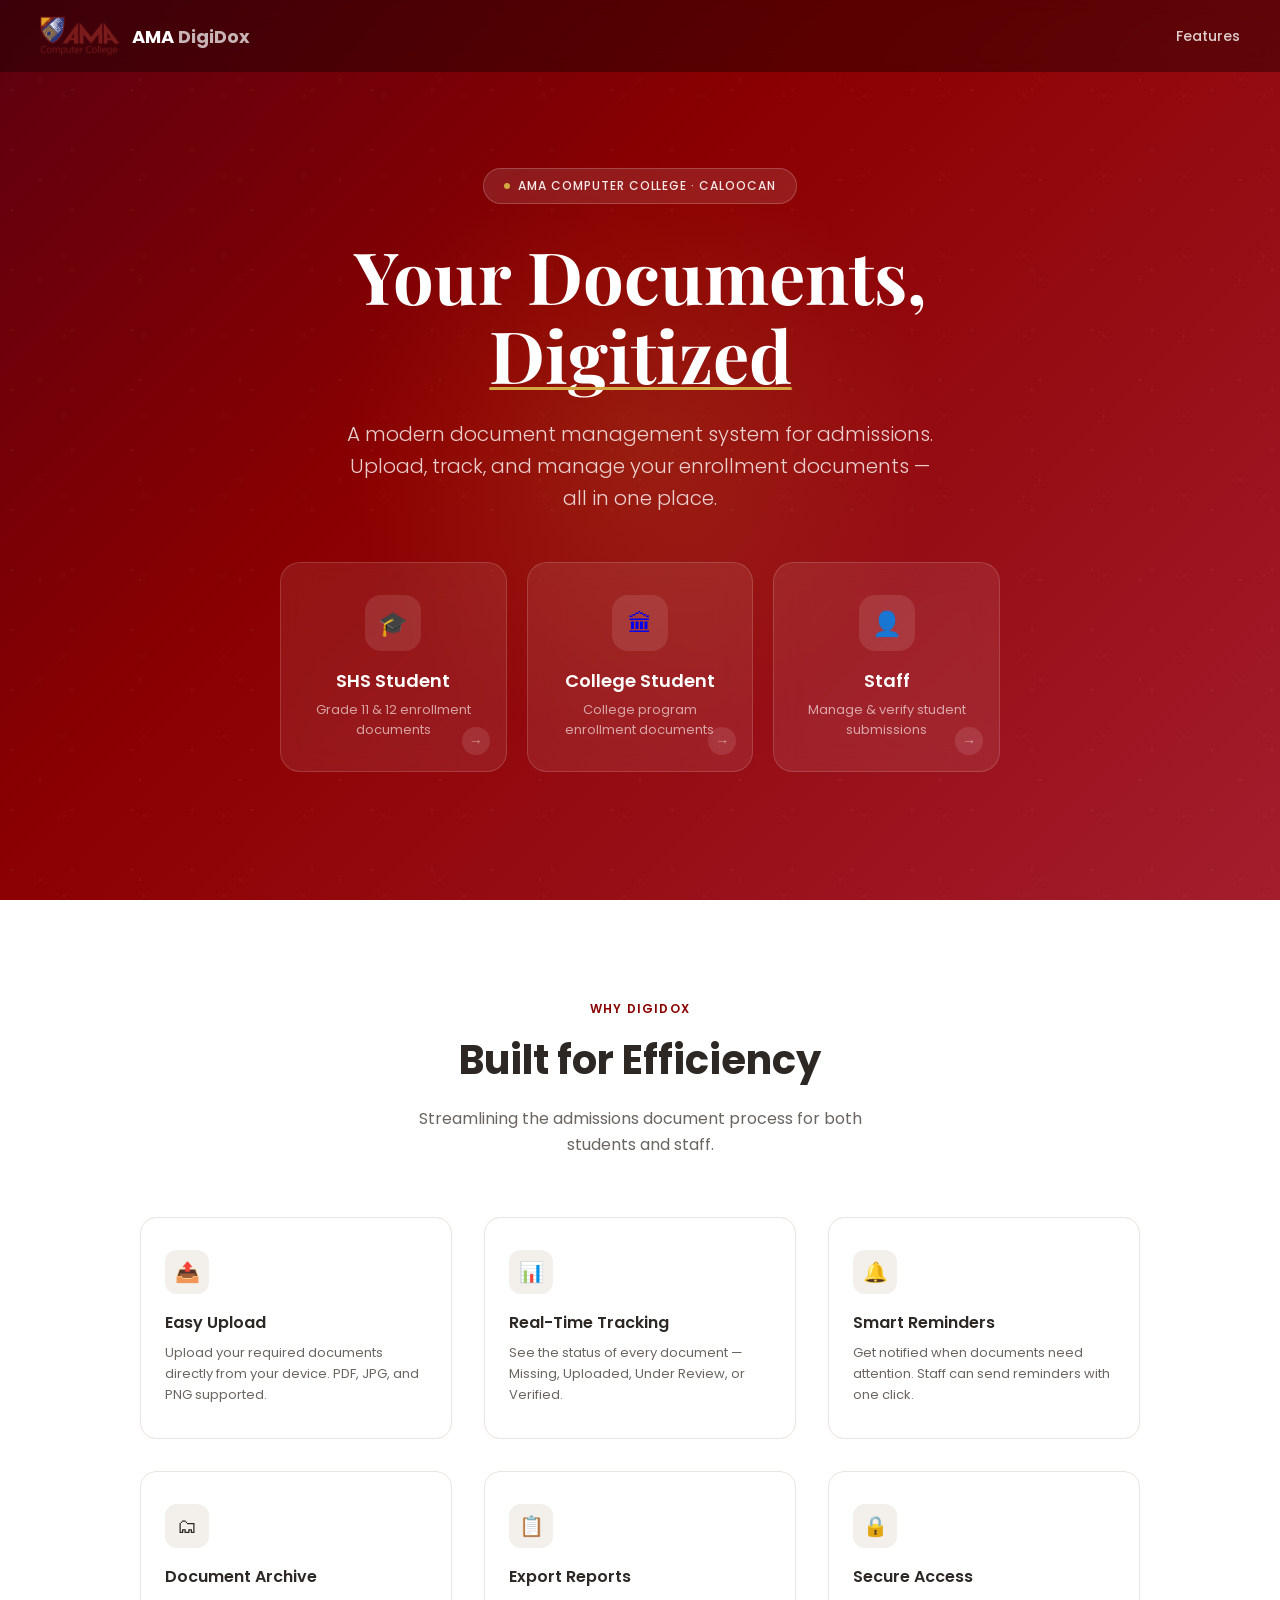
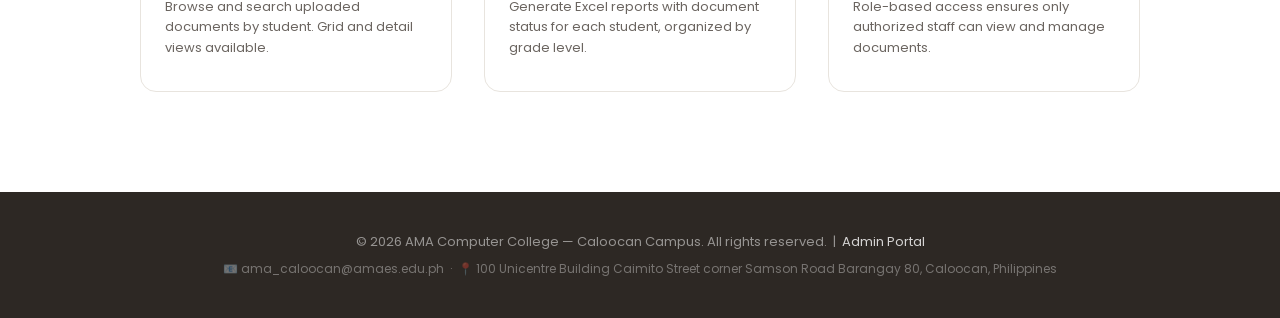
<file: index.html>
<!DOCTYPE html>
<html lang="en">
<head>
<meta charset="UTF-8">
<meta name="viewport" content="width=device-width, initial-scale=1.0">
<title>AMA DigiDox — Digital Document Management System</title>
<link rel="preconnect" href="https://fonts.googleapis.com">
<link rel="preconnect" href="https://fonts.gstatic.com" crossorigin>
<link href="https://fonts.googleapis.com/css2?family=Poppins:wght@300;400;500;600;700&family=Playfair+Display:wght@600;700&display=swap" rel="stylesheet">
<style>
*, *::before, *::after { box-sizing: border-box; margin: 0; padding: 0; }

:root {
  --maroon: #8B0000;
  --maroon-dark: #5C0010;
  --maroon-light: #A31D2D;
  --gold: #D4A843;
  --white: #FFFFFF;
  --off-white: #F8F6F3;
  --gray-100: #F3F0EB;
  --gray-200: #E8E4DE;
  --gray-400: #B8B2AA;
  --gray-600: #6B6560;
  --gray-800: #2D2824;
  --font: 'Poppins', sans-serif;
  --font-display: 'Poppins', sans-serif;
  --transition: 0.3s cubic-bezier(0.4, 0, 0.2, 1);
}

html { scroll-behavior: smooth; }

body {
  font-family: var(--font);
  color: var(--gray-800);
  background: var(--off-white);
  overflow-x: hidden;
}

/* ── Navbar ── */
.navbar {
  position: fixed;
  top: 0; left: 0; right: 0;
  z-index: 100;
  padding: 16px 40px;
  display: flex;
  align-items: center;
  justify-content: space-between;
  transition: var(--transition);
  background: rgba(0, 0, 0, 0.35);
  backdrop-filter: blur(10px);
  -webkit-backdrop-filter: blur(10px);
}

.navbar.scrolled {
  background: rgba(255, 255, 255, 0.97);
  backdrop-filter: blur(16px);
  -webkit-backdrop-filter: blur(16px);
  box-shadow: 0 1px 14px rgba(0,0,0,0.1);
}

/* Logo text color */
.navbar:not(.scrolled) .nav-logo-text { color: #fff; }
.navbar.scrolled .nav-logo-text { color: var(--gray-800); }
.navbar:not(.scrolled) .nav-logo-text span { color: rgba(255,255,255,0.7); }
.navbar.scrolled .nav-logo-text span { color: var(--maroon); }

/* Nav links color */
.navbar:not(.scrolled) .nav-link { color: rgba(255,255,255,0.8); }
.navbar:not(.scrolled) .nav-link:hover { color: #fff; }
.navbar.scrolled .nav-link { color: var(--gray-600); }
.navbar.scrolled .nav-link:hover { color: var(--maroon); }

.nav-logo {
  display: flex;
  align-items: center;
  gap: 12px;
  text-decoration: none;
}

.nav-logo-img {
  height: 40px;
  width: auto;
  max-width: 100px;
  object-fit: contain;
  display: block;
  transition: filter var(--transition);
}

.navbar.scrolled .nav-logo-img {
  filter: none;
}

.nav-logo-text {
  font-family: var(--font-display);
  font-size: 18px;
  font-weight: 700;
  transition: color var(--transition);
}

.nav-logo-text span { transition: color var(--transition); }

.nav-links {
  display: flex;
  align-items: center;
  gap: 32px;
}

.nav-link {
  font-size: 14px;
  font-weight: 500;
  text-decoration: none;
  transition: color var(--transition);
}

/* ── Hero ── */
.hero {
  min-height: 100vh;
  display: flex;
  align-items: center;
  justify-content: center;
  position: relative;
  overflow: hidden;
  padding: 120px 40px 80px;
}

.hero-bg {
  position: absolute;
  inset: 0;
  background: linear-gradient(135deg, var(--maroon-dark) 0%, var(--maroon) 40%, var(--maroon-light) 100%);
  z-index: 0;
}

.hero-pattern {
  position: absolute;
  inset: 0;
  opacity: 0.06;
  background-image: radial-gradient(circle at 20% 50%, white 1px, transparent 1px),
                    radial-gradient(circle at 80% 20%, white 1.5px, transparent 1.5px),
                    radial-gradient(circle at 40% 80%, white 1px, transparent 1px);
  background-size: 60px 60px, 80px 80px, 100px 100px;
}

.hero-glow {
  position: absolute;
  width: 600px;
  height: 600px;
  border-radius: 50%;
  background: radial-gradient(circle, rgba(212,168,67,0.15) 0%, transparent 70%);
  top: 50%;
  left: 50%;
  transform: translate(-50%, -50%);
  animation: pulse 6s ease-in-out infinite;
}

@keyframes pulse {
  0%, 100% { transform: translate(-50%, -50%) scale(1); opacity: 0.6; }
  50% { transform: translate(-50%, -50%) scale(1.1); opacity: 1; }
}

.hero-content {
  position: relative;
  z-index: 1;
  text-align: center;
  max-width: 800px;
}

.hero-badge {
  display: inline-flex;
  align-items: center;
  gap: 8px;
  padding: 8px 20px;
  background: rgba(255,255,255,0.1);
  border: 1px solid rgba(255,255,255,0.2);
  border-radius: 100px;
  font-size: 12px;
  font-weight: 500;
  color: rgba(255,255,255,0.9);
  letter-spacing: 0.08em;
  text-transform: uppercase;
  margin-bottom: 32px;
  backdrop-filter: blur(8px);
}

.hero-badge-dot {
  width: 6px;
  height: 6px;
  border-radius: 50%;
  background: var(--gold);
  animation: blink 2s ease-in-out infinite;
}

@keyframes blink {
  0%, 100% { opacity: 1; }
  50% { opacity: 0.3; }
}

.hero-title {
  font-family: 'Playfair Display', serif;
  font-size: clamp(42px, 6vw, 72px);
  font-weight: 700;
  color: var(--white);
  line-height: 1.1;
  margin-bottom: 24px;
}

.hero-title span {
  display: inline-block;
  position: relative;
}

.hero-title span::after {
  content: '';
  position: absolute;
  bottom: 4px;
  left: 0;
  right: 0;
  height: 3px;
  background: var(--gold);
  border-radius: 2px;
}

.hero-subtitle {
  font-size: clamp(16px, 2vw, 20px);
  font-weight: 300;
  color: rgba(255,255,255,0.8);
  line-height: 1.6;
  margin-bottom: 48px;
  max-width: 600px;
  margin-left: auto;
  margin-right: auto;
}

/* ── Login Cards ── */
.login-options {
  display: grid;
  grid-template-columns: 1fr 1fr 1fr;
  gap: 20px;
  max-width: 720px;
  margin: 0 auto;
}

.login-card {
  background: rgba(255,255,255,0.08);
  backdrop-filter: blur(16px);
  border: 1px solid rgba(255,255,255,0.15);
  border-radius: 20px;
  padding: 32px 24px;
  text-align: center;
  cursor: pointer;
  transition: var(--transition);
  text-decoration: none;
  position: relative;
  overflow: hidden;
}

.login-card::before {
  content: '';
  position: absolute;
  inset: 0;
  background: linear-gradient(135deg, rgba(255,255,255,0.1) 0%, transparent 100%);
  opacity: 0;
  transition: var(--transition);
}

.login-card:hover {
  transform: translateY(-4px);
  border-color: rgba(255,255,255,0.3);
  box-shadow: 0 20px 40px rgba(0,0,0,0.2);
}

.login-card:hover::before { opacity: 1; }

.login-card-icon {
  width: 56px;
  height: 56px;
  border-radius: 16px;
  background: rgba(255,255,255,0.1);
  display: flex;
  align-items: center;
  justify-content: center;
  margin: 0 auto 16px;
  font-size: 24px;
  transition: var(--transition);
}

.login-card:hover .login-card-icon {
  background: rgba(255,255,255,0.2);
  transform: scale(1.05);
}

.login-card-title {
  font-size: 18px;
  font-weight: 600;
  color: var(--white);
  margin-bottom: 6px;
}

.login-card-desc {
  font-size: 13px;
  color: rgba(255,255,255,0.6);
  line-height: 1.5;
}

.login-card-arrow {
  position: absolute;
  bottom: 16px;
  right: 16px;
  width: 28px;
  height: 28px;
  border-radius: 50%;
  background: rgba(255,255,255,0.1);
  display: flex;
  align-items: center;
  justify-content: center;
  color: rgba(255,255,255,0.5);
  font-size: 14px;
  transition: var(--transition);
}

.login-card:hover .login-card-arrow {
  background: var(--gold);
  color: var(--maroon-dark);
  transform: translate(2px, -2px);
}

/* ── Features ── */
.features {
  padding: 100px 40px;
  background: var(--white);
}

.features-header {
  text-align: center;
  margin-bottom: 60px;
}

.features-label {
  font-size: 12px;
  font-weight: 600;
  color: var(--maroon);
  text-transform: uppercase;
  letter-spacing: 0.1em;
  margin-bottom: 12px;
}

.features-title {
  font-family: var(--font-display);
  font-size: clamp(28px, 4vw, 40px);
  font-weight: 700;
  color: var(--gray-800);
  margin-bottom: 16px;
}

.features-subtitle {
  font-size: 16px;
  color: var(--gray-600);
  max-width: 500px;
  margin: 0 auto;
  line-height: 1.6;
}

.features-grid {
  display: grid;
  grid-template-columns: repeat(3, 1fr);
  gap: 32px;
  max-width: 1000px;
  margin: 0 auto;
}

.feature-card {
  padding: 32px 24px;
  border-radius: 16px;
  border: 1px solid var(--gray-200);
  transition: var(--transition);
}

.feature-card:hover {
  border-color: var(--maroon);
  box-shadow: 0 8px 24px rgba(139,0,0,0.08);
  transform: translateY(-2px);
}

.feature-icon {
  width: 44px;
  height: 44px;
  border-radius: 12px;
  background: var(--gray-100);
  display: flex;
  align-items: center;
  justify-content: center;
  font-size: 20px;
  margin-bottom: 16px;
  transition: var(--transition);
}

.feature-card:hover .feature-icon {
  background: var(--maroon);
  color: var(--white);
}

.feature-title {
  font-size: 16px;
  font-weight: 600;
  color: var(--gray-800);
  margin-bottom: 8px;
}

.feature-desc {
  font-size: 13px;
  color: var(--gray-600);
  line-height: 1.6;
}

/* ── Footer ── */
.footer {
  padding: 40px;
  text-align: center;
  background: var(--gray-800);
  color: rgba(255,255,255,0.5);
  font-size: 13px;
}

.footer a {
  color: rgba(255,255,255,0.8);
  text-decoration: none;
  transition: var(--transition);
}

.footer a:hover { color: var(--gold); }

/* ── Responsive ── */
@media (max-width: 768px) {
  .navbar { padding: 12px 20px; }
  .nav-links { display: none; }
  .hero { padding: 100px 20px 60px; }
  .nav-logo-img { height: 40px; }
  .hero-badge { font-size: 10px; padding: 6px 14px; }
  .login-options { grid-template-columns: 1fr; gap: 12px; max-width: 320px; }
  .login-card { padding: 20px 16px; }
  .login-card-icon { width: 48px; height: 48px; font-size: 20px; }
  .login-card-title { font-size: 16px; }
  .login-card-desc { font-size: 12px; }
  .features { padding: 60px 20px; }
  .features-grid { grid-template-columns: 1fr; gap: 12px; }
  .feature-card { padding: 20px 16px; }
  .footer { padding: 24px 16px; font-size: 12px; }
  #login-overlay > div { width: 94vw; max-width: 94vw; }
}

@media (max-width: 480px) {
  .navbar { padding: 10px 16px; }
  .nav-logo-text { font-size: 15px; }
  .hero { padding: 80px 16px 40px; }
  .hero-badge { font-size: 9px; padding: 5px 12px; }
  .hero-subtitle { font-size: 14px; margin-bottom: 32px; }
  .login-options { max-width: 280px; gap: 10px; }
  .login-card { padding: 16px 14px; }
  .features { padding: 40px 16px; }
  .footer { padding: 20px 12px; font-size: 11px; }
  #login-overlay > div { width: 96vw; max-width: 96vw; }
  #login-overlay input, #login-overlay select { font-size: 16px; }
}

@keyframes modalIn {
  from { opacity: 0; transform: translateY(12px) scale(0.97); }
  to { opacity: 1; transform: translateY(0) scale(1); }
}
</style>
</head>
<body>

<!-- Navbar -->
<nav class="navbar" id="navbar">
  <a href="index.html" class="nav-logo">
    <img src="AMALogo.png" alt="Logo" class="nav-logo-img">
    <div class="nav-logo-text">AMA <span>DigiDox</span></div>
  </a>
  <div class="nav-links">
    <a href="#features" class="nav-link">Features</a>
  </div>
</nav>

<!-- Hero -->
<section class="hero">
  <div class="hero-bg"></div>
  <div class="hero-pattern"></div>
  <div class="hero-glow"></div>
  <div class="hero-content">
    <div class="hero-badge">
      <span class="hero-badge-dot"></span>
      AMA Computer College · Caloocan
    </div>
    <h1 class="hero-title">
      Your Documents,<br><span>Digitized</span>
    </h1>
    <p class="hero-subtitle">
      A modern document management system for admissions. Upload, track, and manage your enrollment documents — all in one place.
    </p>
    <div class="login-options">
      <a href="#" class="login-card" onclick="showLogin('shs')">
        <div class="login-card-icon">🎓</div>
        <div class="login-card-title">SHS Student</div>
        <div class="login-card-desc">Grade 11 & 12 enrollment documents</div>
        <div class="login-card-arrow">→</div>
      </a>
      <a href="#" class="login-card" onclick="showLogin('college')">
        <div class="login-card-icon">🏛</div>
        <div class="login-card-title">College Student</div>
        <div class="login-card-desc">College program enrollment documents</div>
        <div class="login-card-arrow">→</div>
      </a>
      <a href="#" class="login-card" onclick="showLogin('staff')">
        <div class="login-card-icon">👤</div>
        <div class="login-card-title">Staff</div>
        <div class="login-card-desc">Manage & verify student submissions</div>
        <div class="login-card-arrow">→</div>
      </a>
    </div>
  </div>
</section>

<!-- Features -->
<section class="features" id="features">
  <div class="features-header">
    <div class="features-label">Why DigiDox</div>
    <h2 class="features-title">Built for Efficiency</h2>
    <p class="features-subtitle">Streamlining the admissions document process for both students and staff.</p>
  </div>
  <div class="features-grid">
    <div class="feature-card">
      <div class="feature-icon">📤</div>
      <div class="feature-title">Easy Upload</div>
      <div class="feature-desc">Upload your required documents directly from your device. PDF, JPG, and PNG supported.</div>
    </div>
    <div class="feature-card">
      <div class="feature-icon">📊</div>
      <div class="feature-title">Real-Time Tracking</div>
      <div class="feature-desc">See the status of every document — Missing, Uploaded, Under Review, or Verified.</div>
    </div>
    <div class="feature-card">
      <div class="feature-icon">🔔</div>
      <div class="feature-title">Smart Reminders</div>
      <div class="feature-desc">Get notified when documents need attention. Staff can send reminders with one click.</div>
    </div>
    <div class="feature-card">
      <div class="feature-icon">🗂</div>
      <div class="feature-title">Document Archive</div>
      <div class="feature-desc">Browse and search uploaded documents by student. Grid and detail views available.</div>
    </div>
    <div class="feature-card">
      <div class="feature-icon">📋</div>
      <div class="feature-title">Export Reports</div>
      <div class="feature-desc">Generate Excel reports with document status for each student, organized by grade level.</div>
    </div>
    <div class="feature-card">
      <div class="feature-icon">🔒</div>
      <div class="feature-title">Secure Access</div>
      <div class="feature-desc">Role-based access ensures only authorized staff can view and manage documents.</div>
    </div>
  </div>
</section>

<!-- Footer -->
<footer class="footer">
  <p style="margin-bottom:8px;">© 2026 AMA Computer College — Caloocan Campus. All rights reserved. &nbsp;|&nbsp; <a href="school_admission_dms_v2.html">Admin Portal</a></p>
  <p style="font-size:12px;margin-top:4px;opacity:0.7;">
    📧 ama_caloocan@amaes.edu.ph &nbsp;·&nbsp; 📍 100 Unicentre Building Caimito Street corner Samson Road Barangay 80, Caloocan, Philippines
  </p>
</footer>

<!-- Login/Signup Modal -->
<div id="login-overlay" style="position:fixed;inset:0;background:rgba(0,0,0,0.6);display:none;align-items:center;justify-content:center;z-index:1000;backdrop-filter:blur(4px);" onclick="closeLogin(event)">
  <div style="background:#fff;border-radius:16px;width:420px;max-width:92vw;overflow:hidden;box-shadow:0 20px 60px rgba(0,0,0,0.3);animation:modalIn 0.3s ease;" onclick="event.stopPropagation()">
    <div style="padding:16px 24px;border-bottom:1px solid #eee;display:flex;align-items:center;justify-content:space-between;">
      <h3 id="login-modal-title" style="font-size:16px;font-weight:600;color:#2D2824;margin:0;">Login</h3>
      <button onclick="closeLogin()" style="width:28px;height:28px;border:none;background:transparent;font-size:18px;color:#999;cursor:pointer;border-radius:4px;display:flex;align-items:center;justify-content:center;">&times;</button>
    </div>
    <div id="login-tabs" style="display:none;padding:12px 24px 0;">
      <div style="display:flex;gap:0;border-bottom:1px solid #eee;">
        <div id="tab-login" style="flex:1;padding:10px;text-align:center;font-size:13px;font-weight:500;color:#8B0000;border-bottom:2px solid #8B0000;cursor:pointer;transition:0.2s;" onclick="switchAuthTab('login')">Login</div>
        <div id="tab-signup" style="flex:1;padding:10px;text-align:center;font-size:13px;font-weight:500;color:#999;border-bottom:2px solid transparent;cursor:pointer;transition:0.2s;" onclick="switchAuthTab('signup')">Sign Up</div>
      </div>
    </div>
    <div style="padding:24px;">
      <div id="fields-student-login">
        <div style="margin-bottom:16px;">
          <label style="display:block;font-size:10px;font-weight:600;color:#6B6560;text-transform:uppercase;letter-spacing:0.05em;margin-bottom:6px;">USN (11 digits)</label>
          <input type="text" id="login-usn" placeholder="e.g. 20241234567" maxlength="11" pattern="\d{11}" style="width:100%;padding:10px 14px;border:0.5px solid #ddd;border-radius:6px;font-family:'Poppins',sans-serif;font-size:13px;color:#2D2824;background:#f8f6f3;outline:none;">
        </div>
      </div>
      <div id="fields-staff-login" style="display:none;">
        <div style="margin-bottom:16px;">
          <label style="display:block;font-size:10px;font-weight:600;color:#6B6560;text-transform:uppercase;letter-spacing:0.05em;margin-bottom:6px;">Username</label>
          <input type="text" id="login-username" placeholder="Enter your username" style="width:100%;padding:10px 14px;border:0.5px solid #ddd;border-radius:6px;font-family:'Poppins',sans-serif;font-size:13px;color:#2D2824;background:#f8f6f3;outline:none;">
        </div>
      </div>
      <div id="fields-signup" style="display:none;">
        <div style="margin-bottom:12px;">
          <label style="display:block;font-size:10px;font-weight:600;color:#6B6560;text-transform:uppercase;letter-spacing:0.05em;margin-bottom:6px;">Full Name *</label>
          <input type="text" id="signup-name" placeholder="e.g. Juan Dela Cruz" style="width:100%;padding:10px 14px;border:0.5px solid #ddd;border-radius:6px;font-family:'Poppins',sans-serif;font-size:13px;color:#2D2824;background:#f8f6f3;outline:none;">
        </div>
        <div style="margin-bottom:12px;">
          <label style="display:block;font-size:10px;font-weight:600;color:#6B6560;text-transform:uppercase;letter-spacing:0.05em;margin-bottom:6px;">USN (11 digits) *</label>
          <input type="text" id="signup-usn" placeholder="e.g. 20241234567" maxlength="11" style="width:100%;padding:10px 14px;border:0.5px solid #ddd;border-radius:6px;font-family:'Poppins',sans-serif;font-size:13px;color:#2D2824;background:#f8f6f3;outline:none;">
        </div>
        <div style="margin-bottom:12px;">
          <label style="display:block;font-size:10px;font-weight:600;color:#6B6560;text-transform:uppercase;letter-spacing:0.05em;margin-bottom:6px;">Email *</label>
          <input type="email" id="signup-email" placeholder="e.g. juan@ama.edu.ph" style="width:100%;padding:10px 14px;border:0.5px solid #ddd;border-radius:6px;font-family:'Poppins',sans-serif;font-size:13px;color:#2D2824;background:#f8f6f3;outline:none;">
        </div>
      <div style="margin-bottom:12px;" id="signup-level-group">
        <label style="display:block;font-size:10px;font-weight:600;color:#6B6560;text-transform:uppercase;letter-spacing:0.05em;margin-bottom:6px;">Grade Level *</label>
        <select id="signup-level" style="width:100%;padding:10px 14px;border:0.5px solid #ddd;border-radius:6px;font-family:'Poppins',sans-serif;font-size:13px;color:#2D2824;background:#f8f6f3;outline:none;cursor:pointer;">
            <option value="">— Select level —</option>
          </select>
        </div>
      </div>
      <div style="margin-bottom:12px;">
        <label style="display:block;font-size:10px;font-weight:600;color:#6B6560;text-transform:uppercase;letter-spacing:0.05em;margin-bottom:6px;">I consent to the collection and processing of my personal data in accordance with the Data Privacy Act of 2012 and AMA Computer College&#x27;s Privacy Policy *</label>
        <label style="display:flex;align-items:flex-start;gap:8px;font-size:13px;color:#2D2824;cursor:pointer;font-weight:400;">
          <input type="checkbox" id="privacy-consent" required style="width:18px;height:18px;margin:2px 0 0;flex-shrink:0;accent-color:#8B0000;cursor:pointer;">
          <span>I agree to the above.</span>
        </label>
      </div>
      <div style="margin-bottom:12px;">
        <label style="display:block;font-size:10px;font-weight:600;color:#6B6560;text-transform:uppercase;letter-spacing:0.05em;margin-bottom:6px;">Password *</label>
        <input type="password" id="login-password" placeholder="Enter password (min 6)" style="width:100%;padding:10px 14px;border:0.5px solid #ddd;border-radius:6px;font-family:'Poppins',sans-serif;font-size:13px;color:#2D2824;background:#f8f6f3;outline:none;">
      </div>
      <div id="login-error" style="display:none;font-size:11px;color:#a32d2d;background:#fcebeb;padding:8px 12px;border-radius:6px;margin-bottom:8px;"></div>
      <button onclick="attemptAuth()" id="auth-submit" style="width:100%;padding:12px;background:#8B0000;color:#fff;border:none;border-radius:6px;font-family:'Poppins',sans-serif;font-size:14px;font-weight:600;cursor:pointer;transition:0.2s;">Sign In</button>
      <div id="forgot-pw-area" style="text-align:center;margin-top:12px;">
        <a href="javascript:void(0);" onclick="openForgotPasswordModal();" style="font-size:11px;color:#8B0000;text-decoration:none;">Forgot Password?</a>
      </div>
    </div>
  </div>
</div>

<script>
window.addEventListener('scroll', () => {
  document.getElementById('navbar').classList.toggle('scrolled', window.scrollY > 20);
});

let authType = '';
let authTab = 'login';

function showLogin(type) {
  event.preventDefault();
  authType = type;
  authTab = 'login';

  const tabsEl = document.getElementById('login-tabs');
  const levelGroup = document.getElementById('signup-level-group');
  const levelSel = document.getElementById('signup-level');

  if (type === 'shs') {
    document.getElementById('login-modal-title').textContent = 'SHS Student Portal';
    tabsEl.style.display = 'block';
    document.getElementById('fields-student-login').style.display = 'block';
    document.getElementById('fields-staff-login').style.display = 'none';
    document.getElementById('forgot-pw-area').style.display = 'block';
    levelGroup.style.display = 'block';
    levelSel.innerHTML = '<option value="">— Select level —</option><option value="Grade 11">Grade 11</option><option value="Grade 12">Grade 12</option>';
  } else if (type === 'college') {
    document.getElementById('login-modal-title').textContent = 'College Student Portal';
    tabsEl.style.display = 'block';
    document.getElementById('fields-student-login').style.display = 'block';
    document.getElementById('fields-staff-login').style.display = 'none';
    document.getElementById('forgot-pw-area').style.display = 'block';
    levelGroup.style.display = 'none';
    levelSel.innerHTML = '<option value="College" selected>College</option>';
  } else {
    document.getElementById('login-modal-title').textContent = 'Staff Portal';
    tabsEl.style.display = 'none';
    document.getElementById('fields-student-login').style.display = 'none';
    document.getElementById('fields-staff-login').style.display = 'block';
    document.getElementById('forgot-pw-area').style.display = 'none';
    levelGroup.style.display = 'none';
  }

  document.getElementById('fields-signup').style.display = 'none';
  document.getElementById('login-usn').value = '';
  document.getElementById('login-username').value = '';
  document.getElementById('login-password').value = '';
  document.getElementById('signup-name').value = '';
  document.getElementById('signup-usn').value = '';
  document.getElementById('signup-email').value = '';
  document.getElementById('signup-level').value = '';
  document.getElementById('login-error').style.display = 'none';
  document.getElementById('auth-submit').textContent = 'Sign In';
  document.getElementById('login-overlay').style.display = 'flex';
}

function switchAuthTab(tab) {
  authTab = tab;
  const tabLogin = document.getElementById('tab-login');
  const tabSignup = document.getElementById('tab-signup');
  if (tab === 'login') {
    tabLogin.style.color = '#8B0000'; tabLogin.style.borderBottomColor = '#8B0000';
    tabSignup.style.color = '#999'; tabSignup.style.borderBottomColor = 'transparent';
    document.getElementById('fields-signup').style.display = 'none';
    document.getElementById('fields-student-login').style.display = 'block';
    document.getElementById('auth-submit').textContent = 'Sign In';
    document.getElementById('forgot-pw-area').style.display = 'block';
  } else {
    tabSignup.style.color = '#8B0000'; tabSignup.style.borderBottomColor = '#8B0000';
    tabLogin.style.color = '#999'; tabLogin.style.borderBottomColor = 'transparent';
    document.getElementById('fields-signup').style.display = 'block';
    document.getElementById('fields-student-login').style.display = 'none';
    document.getElementById('auth-submit').textContent = 'Create Account';
    document.getElementById('forgot-pw-area').style.display = 'none';
  }
}

function closeLogin(e) {
  if (e && e.target !== e.currentTarget) return;
  document.getElementById('login-overlay').style.display = 'none';
}

async function attemptAuth() {
  const password = document.getElementById('login-password').value;
  const errEl = document.getElementById('login-error');
  errEl.style.display = 'none';
  if (!password) { errEl.textContent = 'Password is required.'; errEl.style.display = 'block'; return; }
  if (password.length < 6) { errEl.textContent = 'Password must be at least 6 characters.'; errEl.style.display = 'block'; return; }

  const btn = document.getElementById('auth-submit');
  btn.disabled = true; btn.textContent = 'Please wait...';

  try {
    if ((authType === 'shs' || authType === 'college') && authTab === 'signup') {
      const fullName = document.getElementById('signup-name').value.trim();
      const usn = document.getElementById('signup-usn').value.trim();
      const email = document.getElementById('signup-email').value.trim();
      const privacyConsent = document.getElementById('privacy-consent').checked;
      const level = authType === 'college' ? 'College' : document.getElementById('signup-level').value;
      if (!fullName || !usn || !email || !privacyConsent) { errEl.textContent = 'All fields are required including privacy consent.'; errEl.style.display = 'block'; btn.disabled = false; btn.textContent = 'Create Account'; return; }
      if (authType === 'shs' && !level) { errEl.textContent = 'Please select your grade level.'; errEl.style.display = 'block'; btn.disabled = false; btn.textContent = 'Create Account'; return; }
      if (!/^\d{11}$/.test(usn)) { errEl.textContent = 'USN must be exactly 11 digits.'; errEl.style.display = 'block'; btn.disabled = false; btn.textContent = 'Create Account'; return; }
      const res = await fetch('api/auth.php?action=signup', { method: 'POST', headers: {'Content-Type':'application/json'}, body: JSON.stringify({full_name:fullName,usn,privacy_consent:privacyConsent,email,password,grade:level}) });
      const json = await res.json();
      if (!json.success) throw new Error(json.message || 'Signup failed');
      showToast('Account created! Redirecting...');
      closeLogin();
      setTimeout(() => window.location.href = 'studentportal.html', 1000);
    } else if (authType === 'shs' || authType === 'college') {
      const usn = document.getElementById('login-usn').value.trim();
      if (!/^\d{11}$/.test(usn)) { errEl.textContent = 'Enter a valid 11-digit USN.'; errEl.style.display = 'block'; btn.disabled = false; btn.textContent = 'Sign In'; return; }
      const res = await fetch('api/auth.php?action=login', { method: 'POST', headers: {'Content-Type':'application/json'}, body: JSON.stringify({role:'student',username:usn,password}) });
      const json = await res.json();
      if (!json.success) throw new Error(json.message || 'Login failed');
      showToast('Welcome, ' + json.name + '!');
      closeLogin();
      setTimeout(() => window.location.href = 'studentportal.html', 800);
    } else {
      const username = document.getElementById('login-username').value.trim();
      if (!username) { errEl.textContent = 'Username is required.'; errEl.style.display = 'block'; btn.disabled = false; btn.textContent = 'Sign In'; return; }
      const res = await fetch('api/auth.php?action=login', { method: 'POST', headers: {'Content-Type':'application/json'}, body: JSON.stringify({role:'staff',username,password}) });
      const json = await res.json();
      if (!json.success) throw new Error(json.message || 'Login failed');
      showToast('Welcome, ' + json.name + '!');
      closeLogin();
      setTimeout(() => window.location.href = json.redirect, 800);
    }
  } catch (err) {
    errEl.textContent = err.message; errEl.style.display = 'block';
  } finally {
    btn.disabled = false;
    btn.textContent = authTab === 'signup' ? 'Create Account' : 'Sign In';
  }
}

function showToast(msg) {
  const t = document.createElement('div');
  t.textContent = msg;
  t.style.cssText = 'position:fixed;bottom:20px;right:20px;background:#8B0000;color:#fff;padding:12px 20px;border-radius:8px;font-size:13px;font-family:Poppins,sans-serif;z-index:2000;box-shadow:0 4px 12px rgba(0,0,0,0.15);animation:modalIn 0.3s ease;';
  document.body.appendChild(t);
  setTimeout(() => t.remove(), 3000);
}

document.addEventListener('keydown', (e) => {
  if (e.key === 'Enter' && document.getElementById('login-overlay').style.display === 'flex') attemptAuth();
  if (e.key === 'Escape') {
    document.getElementById('login-overlay').style.display = 'none';
    const fp = document.getElementById('forgot-pw-overlay');
    if (fp) fp.remove();
  }
});

let fpStep = 1, fpUsn = '', fpEmail = '';

function openForgotPasswordModal() {
  document.getElementById('login-overlay').style.display = 'none';
  fpStep = 1; fpUsn = ''; fpEmail = '';
  const overlay = document.createElement('div');
  overlay.id = 'forgot-pw-overlay';
  overlay.style.cssText = 'position:fixed;inset:0;background:rgba(0,0,0,0.5);display:flex;align-items:center;justify-content:center;z-index:2000;backdrop-filter:blur(4px);';
  overlay.onclick = (e) => { if (e.target === overlay) overlay.remove(); };
  overlay.innerHTML = `<div style="background:#fff;border-radius:12px;width:420px;max-width:92vw;overflow:hidden;box-shadow:0 12px 40px rgba(0,0,0,0.15);">
    <div style="padding:16px 20px;border-bottom:1px solid #eee;display:flex;align-items:center;justify-content:space-between;">
      <h3 style="font-size:14px;font-weight:600;margin:0;" id="fpw-title">Forgot Password</h3>
      <button onclick="document.getElementById('forgot-pw-overlay').remove()" style="width:28px;height:28px;border:none;background:transparent;font-size:18px;color:#999;cursor:pointer;">&times;</button>
    </div>
    <div style="padding:20px;" id="fpw-step1">
      <p style="font-size:12px;color:#555;margin-bottom:14px;">Enter your USN and email to receive a password reset code.</p>
      <div style="margin-bottom:12px;"><label style="display:block;font-size:10px;font-weight:600;color:#555;text-transform:uppercase;margin-bottom:4px;">USN (11 digits)</label><input type="text" id="fpw-usn" placeholder="e.g. 20241234567" maxlength="11" style="width:100%;padding:8px 12px;border:1px solid #ddd;border-radius:6px;font-size:13px;outline:none;"></div>
      <div style="margin-bottom:12px;"><label style="display:block;font-size:10px;font-weight:600;color:#555;text-transform:uppercase;margin-bottom:4px;">Email</label><input type="email" id="fpw-email" placeholder="e.g. juan@email.com" style="width:100%;padding:8px 12px;border:1px solid #ddd;border-radius:6px;font-size:13px;outline:none;"></div>
      <div id="fpw-err" style="display:none;margin-top:10px;padding:8px;background:#fcebeb;border-radius:6px;font-size:11px;color:#a32d2d;"></div>
    </div>
    <div style="padding:20px;display:none;" id="fpw-step2">
      <p style="font-size:12px;color:#555;margin-bottom:14px;">A 6-digit code has been sent to your email. Enter it below along with your new password.</p>
      <div style="margin-bottom:12px;"><label style="display:block;font-size:10px;font-weight:600;color:#555;text-transform:uppercase;margin-bottom:4px;">Verification Code</label><input type="text" id="fpw-code" placeholder="e.g. 123456" maxlength="6" style="width:100%;padding:8px 12px;border:1px solid #ddd;border-radius:6px;font-size:13px;outline:none;text-align:center;letter-spacing:4px;font-weight:600;"></div>
      <div style="margin-bottom:12px;"><label style="display:block;font-size:10px;font-weight:600;color:#555;text-transform:uppercase;margin-bottom:4px;">New Password</label><input type="password" id="fpw-new-pw" placeholder="At least 6 characters" style="width:100%;padding:8px 12px;border:1px solid #ddd;border-radius:6px;font-size:13px;outline:none;"></div>
      <div id="fpw-err2" style="display:none;margin-top:10px;padding:8px;background:#fcebeb;border-radius:6px;font-size:11px;color:#a32d2d;"></div>
    </div>
    <div style="display:flex;justify-content:flex-end;gap:8px;padding:14px 20px;border-top:1px solid #eee;">
      <button onclick="document.getElementById('forgot-pw-overlay').remove()" style="padding:7px 16px;border-radius:6px;border:0.5px solid #ddd;background:#fff;font-size:12px;cursor:pointer;">Cancel</button>
      <button id="fpw-btn" onclick="submitForgotPassword()" style="padding:7px 16px;border-radius:6px;border:none;background:#8B0000;color:#fff;font-size:12px;font-weight:500;cursor:pointer;">Send Code</button>
    </div>
  </div>`;
  document.body.appendChild(overlay);
}

async function submitForgotPassword() {
  const btn = document.getElementById('fpw-btn');
  if (fpStep === 1) {
    const usn = document.getElementById('fpw-usn').value.trim();
    const email = document.getElementById('fpw-email').value.trim();
    const errEl = document.getElementById('fpw-err');
    if (!usn || !email) { errEl.textContent = 'USN and email are required'; errEl.style.display = 'block'; return; }
    if (!/^\d{11}$/.test(usn)) { errEl.textContent = 'USN must be exactly 11 digits'; errEl.style.display = 'block'; return; }
    btn.disabled = true; btn.textContent = 'Sending…';
    try {
      const res = await fetch('api/auth.php?action=forgot_password_request', { method: 'POST', headers: {'Content-Type':'application/json'}, body: JSON.stringify({usn,email}) });
      const json = await res.json();
      if (!json.success) throw new Error(json.message);
      fpStep = 2; fpUsn = usn; fpEmail = email;
      document.getElementById('fpw-step1').style.display = 'none';
      document.getElementById('fpw-step2').style.display = 'block';
      document.getElementById('fpw-title').textContent = 'Enter Verification Code';
      btn.textContent = 'Reset Password'; btn.disabled = false;
    } catch (e) { document.getElementById('fpw-err').textContent = e.message; document.getElementById('fpw-err').style.display = 'block'; btn.disabled = false; btn.textContent = 'Send Code'; }
  } else {
    const code = document.getElementById('fpw-code').value.trim();
    const newPw = document.getElementById('fpw-new-pw').value;
    const errEl = document.getElementById('fpw-err2');
    if (!code || !newPw) { errEl.textContent = 'All fields are required'; errEl.style.display = 'block'; return; }
    if (newPw.length < 6) { errEl.textContent = 'Password must be at least 6 characters'; errEl.style.display = 'block'; return; }
    btn.disabled = true; btn.textContent = 'Verifying…';
    try {
      const res = await fetch('api/auth.php?action=forgot_password_verify', { method: 'POST', headers: {'Content-Type':'application/json'}, body: JSON.stringify({usn:fpUsn,code,new_password:newPw}) });
      const json = await res.json();
      if (!json.success) throw new Error(json.message);
      showToast('Password reset successfully! You can now log in.');
      document.getElementById('forgot-pw-overlay').remove();
    } catch (e) { errEl.textContent = e.message; errEl.style.display = 'block'; btn.disabled = false; btn.textContent = 'Reset Password'; }
  }
}
</script>
</body>
</html>
</file>
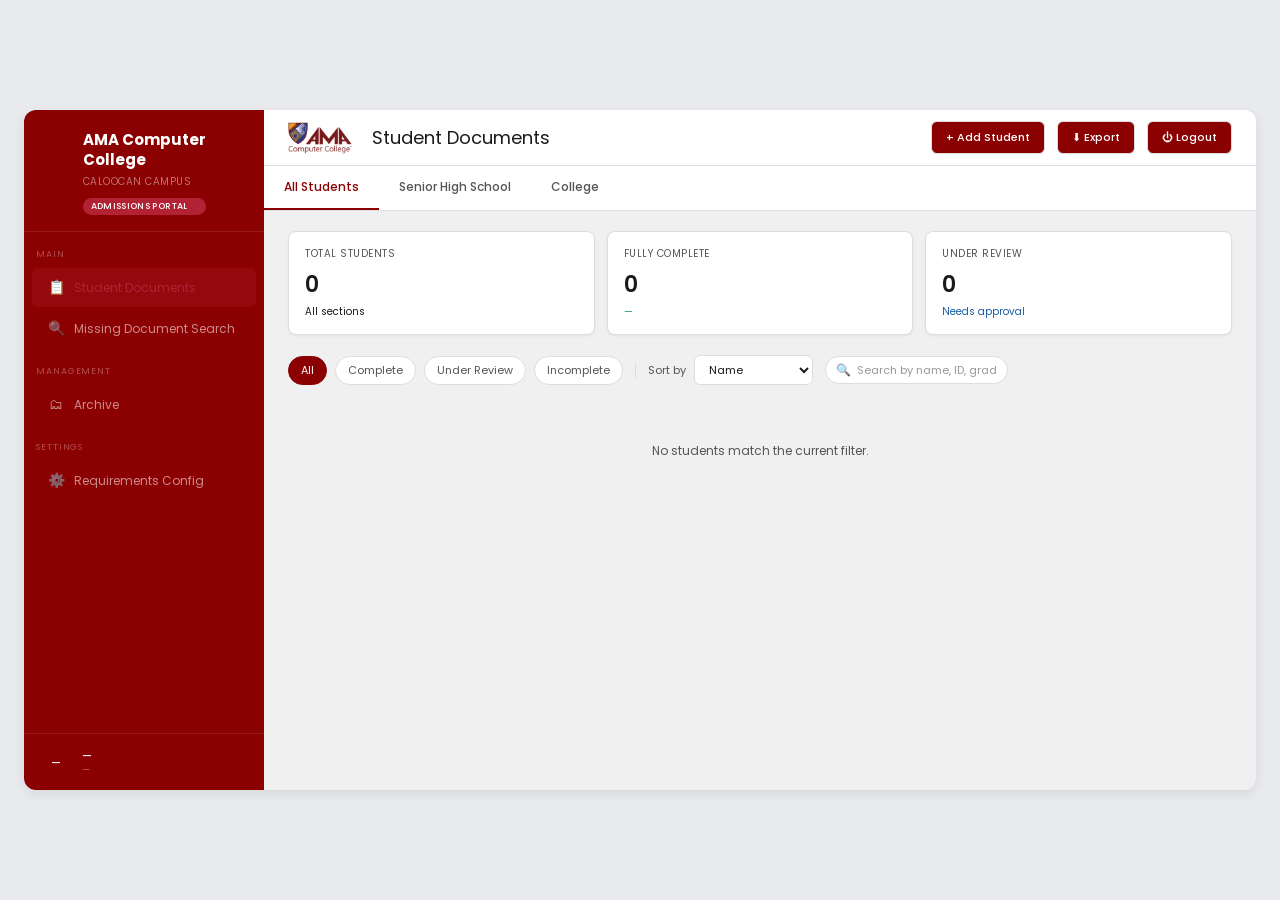
<file: registrar.html>
<!DOCTYPE html>
<html lang="en">
<head>
<meta charset="UTF-8">
<meta name="viewport" content="width=device-width, initial-scale=1.0">
<title>School Admission DMS v2</title>
<link rel="stylesheet" href="style.css">
</head>
<body>

<div class="app">
  <aside class="sidebar" id="sidebar">
    <div class="sidebar-logo">
      <div class="sidebar-text-group">
        <div class="sn">AMA Computer<br>College</div>
        <div class="ss">Caloocan Campus</div>
        <span class="badge">Admissions Portal</span>
      </div>
    </div>
    <div class="sec">Main</div>
    <div class="ni active" onclick="openStudentList('all')"><span class="ni-ic">📋</span> Student Documents</div>
    <div class="ni" onclick="openDocSearch()"><span class="ni-ic">🔍</span> Missing Document Search</div>
    <div class="sec">Management</div>
    <div class="ni" onclick="openArchive()"><span class="ni-ic">🗂</span> Archive</div>
    <div class="sec">Settings</div>
    <div class="ni" onclick="openRequirements()"><span class="ni-ic">⚙️</span> Requirements Config</div>
    <div class="sidebar-spacer"></div>
    <div class="sf">
      <div class="sav" id="sidebar-avatar">—</div>
      <div><div class="sn2" id="sidebar-name">—</div><div class="sr" id="sidebar-role">—</div></div>
    </div>
  </aside>

  <div class="sidebar-overlay" id="sidebar-overlay" onclick="toggleSidebar()"></div>

  <div class="main">
    <div class="topbar" id="main-topbar">
      <button class="menu-btn" onclick="toggleSidebar()" aria-label="Toggle menu">☰</button>
      <img src="AMALogo.png" alt="Logo" class="topbar-logo">
      <div class="topbar-title" id="topbar-title">Student Documents</div>
      <button class="tb-btn" id="btn-add-student" onclick="openAddStudentModal()">+ Add Student</button>
      <button class="tb-btn" id="btn-export" onclick="exportToExcel()">⬇ Export</button>
      <button class="tb-btn" id="btn-logout" onclick="logoutStaff()">⏻ Logout</button>
    </div>

    <!-- Dashboard Cards -->
    <div class="content" id="view-dashboard" style="display:none;">
      <div class="dash-cards">
        <div class="dash-card" onclick="openStudentList()">
          <div class="dash-icon">👥</div>
          <div class="dash-title">All Students</div>
          <div class="dash-count" id="dash-count-all">—</div>
        </div>
        <div class="dash-card" onclick="openStudentList('shs')">
          <div class="dash-icon">🎓</div>
          <div class="dash-title">Senior High School</div>
          <div class="dash-count" id="dash-count-shs">—</div>
        </div>
        <div class="dash-card" onclick="openStudentList('college')">
          <div class="dash-icon">🏛</div>
          <div class="dash-title">College</div>
          <div class="dash-count" id="dash-count-college">—</div>
        </div>
        <div class="dash-card" onclick="openDocSearch()">
          <div class="dash-icon">🔍</div>
          <div class="dash-title">Under Review</div>
          <div class="dash-count" id="dash-count-missing">—</div>
        </div>
        <div class="dash-card" onclick="openArchive()">
          <div class="dash-icon">🗂</div>
          <div class="dash-title">Archive</div>
          <div class="dash-count" id="dash-count-files">—</div>
        </div>
      </div>
    </div>

    <div class="tabbar" id="main-tabbar">
      <div class="tab active" id="tab-all" onclick="switchTab('all')">All Students</div>
      <div class="tab" id="tab-shs" onclick="switchTab('shs')">Senior High School</div>
      <div class="tab" id="tab-college" onclick="switchTab('college')">College</div>
    </div>

    <div class="content" id="view-students">
      <div class="stats-row">
        <div class="stat-card">
          <div class="stat-label">Total Students</div>
          <div class="stat-value" id="stat-total">—</div>
          <div class="stat-sub" id="stat-sub-label">All sections</div>
        </div>
        <div class="stat-card">
          <div class="stat-label">Fully Complete</div>
          <div class="stat-value" id="stat-complete">—</div>
          <div class="stat-sub green" id="stat-cpct">—</div>
        </div>
        <div class="stat-card">
          <div class="stat-label">Under Review</div>
          <div class="stat-value" id="stat-pending">—</div>
          <div class="stat-sub blue">Needs approval</div>
        </div>
      </div>

      <div class="filters">
        <button class="filter-btn active" onclick="setFilter('all',this)">All</button>
        <button class="filter-btn" onclick="setFilter('complete',this)">Complete</button>
        <button class="filter-btn" onclick="setFilter('review',this)">Under Review</button>
        <button class="filter-btn" onclick="setFilter('missing',this)">Incomplete</button>
        <div class="filter-sep"></div>
        <span class="filter-label">Sort by</span>
        <select class="sort-sel" onchange="sortStudents(this.value)">
          <option value="name">Name</option>
          <option value="progress">Completion %</option>
          <option value="status">Status</option>
        </select>
        <div class="filter-search" id="main-search-inline">
          <span class="search-icon">🔍</span>
          <input type="text" id="search-input" placeholder="Search by name, ID, grade..." oninput="filterStudents()">
        </div>
      </div>

      <div class="student-grid" id="student-grid"></div>
    </div>

    <div class="content" id="view-docsearch" style="display:none;">
      <div class="doc-search-panel">
        <div class="dsp-header">
          <div>
            <div class="dsp-title">Search for missing documents</div>
            <div class="dsp-subtitle">Find all students who are missing a specific enrollment document</div>
          </div>
        </div>
        <div class="dsp-controls">
          <div class="doc-search-input" style="flex:1;">
            <span class="search-icon">🔍</span>
            <input type="text" id="doc-search-input" placeholder="Type a document name e.g. PSA Birth Certificate..." oninput="runDocSearch()">
          </div>
          <button class="dsr-btn primary" onclick="clearDocSearch()">Clear</button>
        </div>
        <div style="margin-top:12px;">
          <div class="filter-label" style="margin-bottom:8px;">Quick select document</div>
          <div class="doc-chips" id="doc-chips"></div>
        </div>
        <div class="doc-status-filter" style="margin-bottom:8px;">
          <span class="dsf-label">Filter:</span>
          <span class="status-chip active-all" id="chip-all" onclick="showAllDocs()">All</span>
          <span class="status-chip" id="chip-required-only" onclick="toggleRequiredOnly()">Required Only</span>
        </div>
        <div class="doc-status-filter">
          <span class="dsf-label">Show status:</span>
          <span class="status-chip" id="schip-missing" onclick="toggleStatusFilter('missing')">Missing</span>
          <span class="status-chip" id="schip-uploaded" onclick="toggleStatusFilter('uploaded')">Uploaded</span>
          <span class="status-chip" id="schip-reviewing" onclick="toggleStatusFilter('reviewing')">Under Review</span>
        </div>
      </div>

      <div id="doc-search-results">
        <div class="no-results">
          <div class="nr-icon">📂</div>
          <div>Switch to this tab to load all missing documents. Use the chips below to filter by document type or status.</div>
        </div>
      </div>
    </div>

    <!-- Requirements Config View -->
    <div class="content requirements-view" id="view-requirements" style="display:none;">
      <div class="req-container">
        <!-- Tab Switcher -->
        <div class="req-tabs">
          <div class="req-tab active" data-type="shs" onclick="switchReqTab('shs')">📋 Senior High School Documents</div>
          <div class="req-tab" data-type="college" onclick="switchReqTab('college')">🏛 College Documents</div>
        </div>

        <!-- SHS Section -->
        <div class="req-section" id="req-section-shs">
          <div class="req-header">
            <h2 class="req-title">Senior High School Documents</h2>
            <button class="req-btn primary" onclick="showAddForm('shs')">+ Add Requirement</button>
          </div>
          <div class="req-form" id="req-form-shs" style="display:none;">
            <div class="req-form-card">
              <h3 class="req-form-title" id="req-form-title-shs">Add New Requirement</h3>
              <div class="req-form-row">
                <div class="req-form-group">
                  <label class="req-form-label">Document Name</label>
                  <input type="text" id="req-form-name-shs" class="req-form-input" placeholder="e.g. Medical Certificate">
                </div>
                <div class="req-form-group">
                  <label class="req-form-label">Category</label>
                  <select id="req-form-type-shs" class="req-form-input">
                    <option value="Identity">Identity</option>
                    <option value="Academic">Academic</option>
                    <option value="Health">Health</option>
                    <option value="Residential">Residential</option>
                    <option value="Personal">Personal</option>
                    <option value="Other">Other</option>
                  </select>
                </div>
                <div class="req-form-group req-form-check">
                  <label class="req-form-label">Required</label>
                  <div class="req-form-toggle">
                    <input type="checkbox" id="req-form-required-shs" checked>
                    <span class="req-form-toggle-slider"></span>
                  </div>
                </div>
              </div>
              <div class="req-form-actions">
                <button class="req-btn" onclick="hideAddForm()">Cancel</button>
                <button class="req-btn primary" id="req-form-submit-shs" onclick="saveRequirement('shs')">Save</button>
              </div>
            </div>
          </div>
          <div class="req-list" id="req-list-shs"></div>
        </div>

        <!-- College Section -->
        <div class="req-section" id="req-section-college" style="display:none;">
          <div class="req-header">
            <h2 class="req-title">College Documents</h2>
            <button class="req-btn primary" onclick="showAddForm('college')">+ Add Requirement</button>
          </div>
          <div class="req-form" id="req-form-college" style="display:none;">
            <div class="req-form-card">
              <h3 class="req-form-title" id="req-form-title-college">Add New Requirement</h3>
              <div class="req-form-row">
                <div class="req-form-group">
                  <label class="req-form-label">Document Name</label>
                  <input type="text" id="req-form-name-college" class="req-form-input" placeholder="e.g. Medical Certificate">
                </div>
                <div class="req-form-group">
                  <label class="req-form-label">Category</label>
                  <select id="req-form-type-college" class="req-form-input">
                    <option value="Identity">Identity</option>
                    <option value="Academic">Academic</option>
                    <option value="Health">Health</option>
                    <option value="Residential">Residential</option>
                    <option value="Personal">Personal</option>
                    <option value="Other">Other</option>
                  </select>
                </div>
                <div class="req-form-group req-form-check">
                  <label class="req-form-label">Required</label>
                  <div class="req-form-toggle">
                    <input type="checkbox" id="req-form-required-college" checked>
                    <span class="req-form-toggle-slider"></span>
                  </div>
                </div>
              </div>
              <div class="req-form-actions">
                <button class="req-btn" onclick="hideAddForm()">Cancel</button>
                <button class="req-btn primary" id="req-form-submit-college" onclick="saveRequirement('college')">Save</button>
              </div>
            </div>
          </div>
          <div class="req-list" id="req-list-college"></div>
        </div>
      </div>
    </div>

    <!-- Staff Access View -->
    <div class="content staff-view" id="view-staff" style="display:none;">
      <div class="staff-container">
        <div class="staff-header">
          <div>
            <h2 class="staff-title">Staff Accounts</h2>
            <div class="staff-stats" id="staff-stats-bar">
              <span class="staff-stat-label">Total accounts:</span>
              <strong id="staff-total-count">—</strong>
              <span class="staff-stat-label" style="margin-left:12px;">Active:</span>
              <strong id="staff-active-count" style="color:var(--green);">—</strong>
            </div>
          </div>
          <button class="staff-btn primary" onclick="showStaffForm()">+ Add Staff Account</button>
        </div>

        <!-- Add/Edit Form -->
        <div class="staff-form" id="staff-form" style="display:none;">
          <div class="staff-form-card">
            <h3 class="staff-form-title" id="staff-form-title">Add Staff Account</h3>
            <div class="staff-form-grid">
              <div class="staff-form-group">
                <label class="staff-form-label">Full Name *</label>
                <input type="text" id="staff-form-name" class="staff-form-input" placeholder="e.g. Juan Dela Cruz">
              </div>
              <div class="staff-form-group">
                <label class="staff-form-label">Username *</label>
                <input type="text" id="staff-form-username" class="staff-form-input" placeholder="e.g. juan.delacruz">
              </div>
              <div class="staff-form-group">
                <label class="staff-form-label">Password <span id="staff-pass-hint">* (min 6 characters)</span></label>
                <input type="password" id="staff-form-password" class="staff-form-input" placeholder="Enter password">
              </div>
              <div class="staff-form-group">
                <label class="staff-form-label">Role</label>
                <select id="staff-form-role" class="staff-form-input">
                  <option value="registrar">Registrar</option>
                  <option value="admin">Admin</option>
                </select>
              </div>
              <div class="staff-form-group" style="grid-column:span 2;">
                <label class="staff-form-label">Email</label>
                <input type="email" id="staff-form-email" class="staff-form-input" placeholder="e.g. juan@ama.edu.ph">
              </div>
            </div>
            <div class="staff-form-actions">
              <button class="staff-btn" onclick="hideStaffForm()">Cancel</button>
              <button class="staff-btn primary" id="staff-form-submit" onclick="saveStaffAccount()">Save Account</button>
            </div>
          </div>
        </div>

        <!-- Staff List -->
        <div class="staff-list" id="staff-list"></div>
      </div>
    </div>

    <!-- Archive View -->
    <div class="content archive-view" id="view-archive" style="display:none;">
      <div class="archive-container">
        <div class="archive-sidebar" id="archive-student-tree"></div>
        <div class="archive-sidebar-overlay" id="archive-sidebar-overlay" onclick="toggleArchiveSidebar()"></div>
        <div class="archive-main">
          <div class="archive-topbar">
            <button class="archive-menu-btn" onclick="toggleArchiveSidebar()" aria-label="Toggle folder list">☰</button>
            <div class="archive-breadcrumb" id="archive-breadcrumb">
              <span>🗂</span> <span>Archive</span>
            </div>
            <div class="archive-search">
              <span class="search-icon">🔍</span>
              <input type="text" id="archive-search-input" placeholder="Search students or documents..." oninput="searchArchive()">
            </div>
            <div class="archive-view-toggle">
              <button class="archive-view-btn" id="av-btn-select" onclick="toggleArchiveSelectMode()" title="Select mode">☑</button>
              <button class="archive-view-btn active" id="av-btn-grid" onclick="setArchiveView('grid')" title="Grid view">▦</button>
              <button class="archive-view-btn" id="av-btn-detail" onclick="setArchiveView('detail')" title="Detail view">☰</button>
            </div>
          </div>
          <div class="archive-shortcuts" id="archive-shortcuts"></div>
          <div id="archive-view-container"></div>
        </div>
      </div>
      <!-- Action Bar -->
      <div class="archive-action-bar" id="archive-action-bar">
        <div class="aab-info"><span class="aab-count" id="aab-count">0</span> selected</div>
        <div class="aab-actions">
          <button class="aab-btn" onclick="archiveSelectAll()">☑ Select All</button>
          <button class="aab-btn" onclick="archiveDownloadSelected()">⬇ Download</button>
          <button class="aab-btn danger" onclick="archiveDeleteSelected()">🗑 Delete</button>
          <button class="aab-btn" onclick="archiveClearSelection()">✕ Cancel</button>
        </div>
      </div>
    </div>
  </div>
</div>

<div class="toast" id="toast"></div>

<!-- Window Preview Modal -->
<div class="window-preview-overlay" id="window-preview-overlay" onclick="closeWindowPreview()">
  <div class="window-preview" onclick="event.stopPropagation()">
    <div class="window-preview-header">
      <h3 id="window-preview-title">Document Preview</h3>
      <button class="modal-close" onclick="closeWindowPreview()" style="color:rgba(255,255,255,0.8);">&times;</button>
    </div>
    <div class="window-preview-body" id="window-preview-body"></div>
    <div class="window-preview-details" id="window-preview-details"></div>
  </div>
</div>

<!-- Upload Modal -->
<div class="modal-overlay" id="upload-modal-overlay">
  <div class="modal" onclick="event.stopPropagation()">
    <div class="modal-header">
      <h3 id="upload-modal-title">Upload Document</h3>
      <button class="modal-close" onclick="closeUploadModal()">&times;</button>
    </div>
    <div class="modal-body">
      <div class="form-group">
        <label class="form-label">Student</label>
        <input type="text" id="upload-student-name" class="form-input-text" readonly style="opacity:0.7;cursor:default;">
        <input type="hidden" id="upload-student-id">
      </div>
      <div class="form-group">
        <label class="form-label">Document Type</label>
        <select id="upload-doc-select" class="form-select" onchange="onAdminDocTypeChange()">
          <option value="">— Select document —</option>
        </select>
      </div>
      <div class="form-group" id="admin-other-name-group" style="display:none;">
        <label class="form-label">Document Name</label>
        <input type="text" id="upload-custom-name" class="form-input-text" placeholder="e.g. Transcript, Certificate..." style="opacity:1;cursor:text;">
      </div>
      <div class="form-group">
        <label class="form-label">File</label>
        <div class="file-drop" id="file-drop" onclick="document.getElementById('file-input').click()">
          <div class="fd-icon">📎</div>
          <div class="fd-text"><strong>Click to browse</strong> or drag & drop</div>
          <div class="fd-text" style="font-size:10px;margin-top:3px;">PDF, JPG, PNG — max 10 MB</div>
        </div>
        <div class="file-error" id="file-error" style="display:none;"></div>
        <input type="file" id="file-input" style="display:none" accept=".pdf,.jpg,.jpeg,.png" onchange="handleFileSelect(this.files[0])">
        <div class="file-info" id="file-info">
          <div class="fi-icon">📄</div>
          <div class="fi-details">
            <div class="fi-name" id="file-name"></div>
            <div class="fi-size" id="file-size"></div>
          </div>
          <button class="fi-remove" onclick="removeFile()" title="Remove file">&times;</button>
        </div>
        <div class="upload-progress" id="upload-progress">
          <div class="upload-progress-bar" id="upload-progress-bar"></div>
        </div>
      </div>
    </div>
    <div class="modal-footer">
      <button class="btn btn-cancel" onclick="closeUploadModal()">Cancel</button>
      <button class="btn btn-primary" id="upload-submit-btn" onclick="submitUpload()" disabled>Upload</button>
    </div>
  </div>
</div>

<!-- Document Viewer Modal -->
<div class="modal-overlay" id="doc-viewer-overlay" onclick="closeDocViewer()">
  <div class="modal" style="width:90vw;max-width:960px;max-height:92vh;display:flex;flex-direction:column;" onclick="event.stopPropagation()">
    <div class="modal-header">
      <h3 id="doc-viewer-title">Document Viewer</h3>
      <div style="display:flex;align-items:center;gap:6px;">
        <button class="btn btn-primary" id="doc-viewer-download" style="padding:5px 12px;font-size:11px;" onclick="downloadCurrentDoc()">⬇ Download</button>
        <button class="modal-close" onclick="closeDocViewer()">&times;</button>
      </div>
    </div>
    <div class="modal-body" style="flex:1;overflow:hidden;padding:0;">
      <div id="doc-viewer-content" style="width:100%;height:100%;min-height:400px;display:flex;align-items:center;justify-content:center;background:#f0f1f4;">
        <div class="no-results" style="padding:40px;">
          <div class="nr-icon">📄</div>
          <div>No file uploaded for this document yet.</div>
        </div>
      </div>
    </div>
  </div>
</div>

<!-- Delete Confirmation Modal -->
<div class="modal-overlay" id="delete-modal-overlay" onclick="closeDeleteModal()">
  <div class="modal" style="width:380px;" onclick="event.stopPropagation()">
    <div class="modal-header">
      <h3>⚠️ Confirm Delete</h3>
      <button class="modal-close" onclick="closeDeleteModal()">&times;</button>
    </div>
    <div class="modal-body">
      <p style="font-size:13px;color:var(--text);margin-bottom:6px;">Are you sure you want to delete this student?</p>
      <p style="font-size:14px;font-weight:600;color:var(--text);margin-bottom:4px;" id="delete-student-name"></p>
      <p style="font-size:11px;color:var(--text2);">This will permanently remove the student and all their document records. This action cannot be undone.</p>
    </div>
    <div class="modal-footer">
      <button class="btn btn-cancel" onclick="closeDeleteModal()">Cancel</button>
      <button class="btn btn-primary" id="delete-confirm-btn" style="background:var(--red);border-color:var(--red);" onclick="deleteStudent()">Delete</button>
    </div>
  </div>
</div>

<!-- Delete Document Confirmation Modal -->
<div class="modal-overlay" id="delete-doc-modal-overlay" onclick="closeDeleteDocModal()">
  <div class="modal" style="width:380px;" onclick="event.stopPropagation()">
    <div class="modal-header">
      <h3>⚠️ Delete Document</h3>
      <button class="modal-close" onclick="closeDeleteDocModal()">&times;</button>
    </div>
    <div class="modal-body">
      <p style="font-size:13px;color:var(--text);margin-bottom:6px;">Are you sure you want to delete this document?</p>
      <p style="font-size:14px;font-weight:600;color:var(--text);margin-bottom:4px;" id="delete-doc-name"></p>
      <p style="font-size:11px;color:var(--text2);">This will permanently remove the file and reset the document status to missing. This action cannot be undone.</p>
    </div>
    <div class="modal-footer">
      <button class="btn btn-cancel" onclick="closeDeleteDocModal()">Cancel</button>
      <button class="btn btn-primary" id="delete-doc-confirm-btn" style="background:var(--red);border-color:var(--red);" onclick="deleteDocument()">Delete</button>
    </div>
  </div>
</div>

<!-- Add Student Modal -->
<div class="modal-overlay" id="add-student-modal-overlay" onclick="closeAddStudentModal()">
  <div class="modal add-student-modal" style="width:460px;" onclick="event.stopPropagation()">
    <div class="modal-header" style="background:linear-gradient(135deg, #8B0000 0%, #A31D2D 100%);">
      <h3 style="color:#fff;">➕ Add New Student</h3>
      <button class="modal-close" onclick="closeAddStudentModal()">&times;</button>
    </div>
    <div class="modal-body add-student-form">
      <div class="form-row">
        <div class="form-group">
          <label class="form-label">Full Name <span class="required">*</span></label>
          <input type="text" id="add-student-name" class="form-input styled-input" placeholder="e.g. Juan Dela Cruz">
        </div>
      </div>
      <div class="form-row">
        <div class="form-group">
          <label class="form-label">USN <span class="required">*</span></label>
          <input type="text" id="add-student-usn" class="form-input styled-input" placeholder="e.g. 20241234567" maxlength="11" pattern="\d{11}">
          <span class="input-hint">Must be exactly 11 digits</span>
        </div>
      </div>
      <div class="form-row">
        <div class="form-group">
          <label class="form-label">Password <span class="required">*</span></label>
          <input type="password" id="add-student-password" class="form-input styled-input" placeholder="Minimum 6 characters">
        </div>
      </div>
      <div class="form-row">
        <div class="form-group">
          <label class="form-label">Gmail Address <span class="optional">(optional)</span></label>
          <input type="email" id="add-student-gmail" class="form-input styled-input" placeholder="student@gmail.com">
          <span class="input-hint">Student can add their Gmail later from the portal if left blank</span>
        </div>
      </div>
      <div class="form-row">
        <div class="form-group">
          <label class="form-label">Grade Level <span class="required">*</span></label>
          <select id="add-student-type" class="form-input styled-select">
            <option value="">— Select grade level —</option>
            <option value="grade11">Grade 11</option>
            <option value="grade12">Grade 12</option>
            <option value="college">College</option>
          </select>
        </div>
      </div>
      <div class="form-info">
        <span class="info-icon">ℹ️</span>
        <div class="info-text">
          A unique student code will be auto-generated. All required documents will be set to "Missing" status initially.
        </div>
      </div>
      <div id="add-student-error" class="error-message"></div>
    </div>
    <div class="modal-footer">
      <button class="btn btn-cancel" onclick="closeAddStudentModal()">Cancel</button>
      <button class="btn btn-primary add-student-btn" id="add-student-submit-btn" onclick="submitAddStudent()">Add Student</button>
    </div>
  </div>
</div>

<!-- Reject Document Modal -->
<div class="modal-overlay" id="reject-modal-overlay" onclick="closeRejectModal()">
  <div class="modal" style="width:440px;" onclick="event.stopPropagation()">
    <div class="modal-header">
      <h3>✗ Reject Document</h3>
      <button class="modal-close" onclick="closeRejectModal()">&times;</button>
    </div>
    <div class="modal-body">
      <p style="font-size:13px;color:var(--text);margin-bottom:4px;">Rejecting:</p>
      <p style="font-size:14px;font-weight:600;color:var(--text);margin-bottom:16px;" id="reject-doc-name"></p>
      <p style="font-size:12px;color:var(--text2);margin-bottom:12px;">Student will be notified via email.</p>
      <div class="form-group" style="margin-bottom:0;">
        <label class="form-label">Reason for Rejection (optional)</label>
        <textarea id="reject-reason" class="form-input-text" rows="3" placeholder="e.g. Document is blurry, expired, or does not match requirements..." style="resize:vertical;min-height:72px;"></textarea>
      </div>
    </div>
    <div class="modal-footer">
      <button class="btn btn-cancel" onclick="closeRejectModal()">Cancel</button>
      <button class="btn btn-primary" id="reject-confirm-btn" style="background:var(--red);border-color:var(--red);" onclick="confirmReject()">Reject Document</button>
    </div>
  </div>
</div>

<script>
// ── API Configuration ──
const API = 'api/index.php';

// ── Constants (used for rendering; doc definitions come from DB) ──
const COLORS = [
  { bg: '#e6f1fb', color: '#185fa5' }, { bg: '#e1f5ee', color: '#0f6e56' },
  { bg: '#faeeda', color: '#854f0b' }, { bg: '#fbeaf0', color: '#993556' },
  { bg: '#eeedfe', color: '#534ab7' }, { bg: '#eaf3de', color: '#3b6d11' },
];

let STUDENTS = [];
let ALL_DOCS = [];
let ALL_DEFS = [];
let DOC_DEFS = [];
let DOC_TYPES = {};
let DOC_BY_NAME = {};

let currentFilter = 'all', searchQuery = '', activeStatusFilters = new Set(['all']), selectedDocChip = null, docSearchQuery = '';
let currentTab = 'all';

// ── Export to Excel ──
function exportToExcel() {
  window.open('api/export.php', '_blank');
  showToast('Generating Excel file…');
}

// ── Send Reminder ──
async function sendReminder(studentId) {
  try {
    const res = await apiPost({ action: 'send_reminder' }, { student_id: studentId });
    const msg = res.logged ? `Reminder logged for ${res.email}` : `Reminder sent to ${res.email}`;
    showToast(msg);
  } catch (err) {
    console.error(err);
    showToast('Failed to send reminder: ' + err.message);
  }
}

async function sendReminderAll(studentIds) {
  let successCount = 0;
  for (const id of studentIds) {
    try {
      await apiPost({ action: 'send_reminder' }, { student_id: id });
      successCount++;
    } catch (e) { /* skip errors for bulk */ }
  }
  showToast(`Reminders sent to ${successCount} student(s)`);
}

// ── API Helpers ──
async function apiFetch(params) {
  const qs = new URLSearchParams(params).toString();
  const res = await fetch(`${API}?${qs}`);
  if (!res.ok) throw new Error(`HTTP ${res.status}`);
  const json = await res.json();
  if (!json.success) throw new Error(json.message || 'API error');
  return json;
}

async function apiPost(params, body) {
  const qs = new URLSearchParams(params).toString();
  const res = await fetch(`${API}?${qs}`, {
    method: 'POST',
    headers: { 'Content-Type': 'application/json' },
    body: JSON.stringify(body),
  });
  const json = await res.json();
  if (!json.success) throw new Error(json.message || 'API error');
  return json;
}

async function apiPut(params, body) {
  const qs = new URLSearchParams(params).toString();
  const res = await fetch(`${API}?${qs}`, {
    method: 'PUT',
    headers: { 'Content-Type': 'application/json' },
    body: JSON.stringify(body),
  });
  const json = await res.json();
  if (!json.success) throw new Error(json.message || 'API error');
  return json;
}

// ── Data Loading ──
async function loadData() {
  try {
    // Load students
    const studentsRes = await apiFetch({ action: 'students' });
    STUDENTS = studentsRes.students;

    // Load ALL doc definitions (both SHS and College)
    const defsRes = await apiFetch({ action: 'doc_definitions', student_type: 'all' });
    ALL_DEFS = defsRes.definitions;
    DOC_DEFS = ALL_DEFS; // backward compatibility
    ALL_DOCS = ALL_DEFS.map(d => d.name);
    DOC_TYPES = {};
    defsRes.definitions.forEach(d => { DOC_TYPES[d.name] = d.doc_type; });

    DOC_BY_NAME = {};
    defsRes.definitions.forEach(d => {
      if (!DOC_BY_NAME[d.name]) DOC_BY_NAME[d.name] = [];
      DOC_BY_NAME[d.name].push(d);
    });

    renderStudents();
    initChips();
    initStats();
    updateDashboardCounts();
  } catch (err) {
    console.error('Failed to load data:', err);
    document.getElementById('student-grid').innerHTML =
      `<div class="no-results"><div class="nr-icon">⚠️</div><div>Failed to connect to the database.<br>Make sure XAMPP MySQL is running and you've imported <code>schema.sql</code>.<br><small>${err.message}</small></div></div>`;
  }
}

// ── Rendering ──
function getProgress(docs) {
  const done = docs.filter(d => d.status === 'uploaded' || d.status === 'reviewing').length;
  return { done, total: docs.length, pct: Math.round(done / docs.length * 100) };
}

function getStudentCategory(grade) {
  // Senior High = Grade 11, Grade 12
  if (/^Grade\s*(11|12)$/i.test(grade)) return 'shs';
  // Anything else is treated as college
  return 'college';
}

function getOverallStatus(docs) {
  const p = getProgress(docs);
  // Check required docs only
  const requiredDocs = docs.filter(d => d.is_required);
  const totalRequired = requiredDocs.length;
  if (totalRequired === 0) return 'complete';

  const uploadedRequired = requiredDocs.filter(d => d.status === 'uploaded').length;
  const reviewingRequired = requiredDocs.filter(d => d.status === 'reviewing').length;

  // Complete: all required docs are uploaded (approved)
  if (uploadedRequired === totalRequired) return 'complete';
  // Under Review: all required docs have been submitted (uploaded or reviewing), none missing/expired
  if ((uploadedRequired + reviewingRequired) === totalRequired) return 'review';
  // Missing: some required docs are still missing or expired
  return 'missing';
}

function statusLabel(s) {
  return { complete: 'Complete', missing: 'Incomplete', review: 'Under Review' }[s];
}

function initials(name) {
  return name.split(' ').map(w => w[0]).join('').slice(0, 2);
}

function initStats() {
  // Stats are computed locally based on the current tab's students
  const tabStudents = STUDENTS.filter(s => {
    if (currentTab === 'shs') return getStudentCategory(s.grade) === 'shs';
    if (currentTab === 'college') return getStudentCategory(s.grade) === 'college';
    return true;
  });
  const t = tabStudents.length;
  const c = tabStudents.filter(s => getOverallStatus(s.docs) === 'complete').length;
  const r = tabStudents.filter(s => getOverallStatus(s.docs) === 'review').length;
  document.getElementById('stat-total').textContent = t;
  document.getElementById('stat-complete').textContent = c;
  document.getElementById('stat-cpct').textContent = t ? Math.round(c / t * 100) + '% completion rate' : '—';
  document.getElementById('stat-pending').textContent = r;
  // Update the sub label to show tab context
  const labels = { all: 'All sections', shs: 'Grade 11–12 only', college: 'College programs only' };
  document.getElementById('stat-sub-label').textContent = labels[currentTab] || '';
}

function renderStudents() {
  const grid = document.getElementById('student-grid');
  let filtered = STUDENTS.filter(s => {
    // Filter by tab (All / SHS / College)
    if (currentTab === 'shs' && getStudentCategory(s.grade) !== 'shs') return false;
    if (currentTab === 'college' && getStudentCategory(s.grade) !== 'college') return false;
    // Filter by status
    const st = getOverallStatus(s.docs);
    const mf = currentFilter === 'all' || st === currentFilter;
    // Search query
    const q = searchQuery.toLowerCase();
    const ms = !q || s.name.toLowerCase().includes(q) || s.student_code.toLowerCase().includes(q) || s.grade.toLowerCase().includes(q);
    return mf && ms;
  });
  if (!filtered.length) {
    grid.innerHTML = '<div class="no-results">No students match the current filter.</div>';
    return;
  }
  grid.innerHTML = filtered.map(s => {
    const p = getProgress(s.docs);
    const st = getOverallStatus(s.docs);
    const c = COLORS[s.color];
    const fc = p.pct === 100 ? '#1d9e75' : p.pct > 50 ? '#c8952a' : '#e24b4a';
    const displayId = s.usn || s.student_code || '—';
    return `<div>
      <div class="student-row" id="row-${s.id}" onclick="toggleExpand('${s.id}')">
        <div class="s-avatar" style="background:${c.bg};color:${c.color}">${initials(s.name)}</div>
        <div>
          <div class="s-name">${s.name}</div>
          <div class="s-meta">${displayId} · ${s.grade}</div>
        </div>
        <div class="prog-wrap">
          <div class="prog-bar"><div class="prog-fill" style="width:${p.pct}%;background:${fc}"></div></div>
          <div class="prog-pct">${p.pct}%</div>
        </div>
        <span class="status-pill sp-${st}">${statusLabel(st)}</span>
        <div class="chevron" id="chev-${s.id}">›</div>
      </div>
      <div class="docs-panel" id="panel-${s.id}">
        <div class="dp-header">
          <span class="dp-title">Documents (${p.done}/${p.total} submitted)</span>
          <div class="dp-actions">
            <button class="dp-btn" onclick="event.stopPropagation();sendReminder(${s.id})">Send Reminder</button>
            <button class="dp-btn" style="color:var(--red);border-color:var(--red);" onclick="event.stopPropagation();confirmDeleteStudent(${s.id},'${s.name}')">🗑 Delete</button>
            <button class="dp-btn primary" onclick="event.stopPropagation();openUploadModal(${s.id})">+ Upload</button>
          </div>
        </div>
        <div class="doc-list">
          ${s.docs.map(d => {
            const reqBadge = d.is_required ? '<span style="color:var(--red);font-size:9px;font-weight:600;margin-left:4px;">● REQ</span>' : '';
            const displayName = d.custom_name ? `${d.name}: <span style="color:var(--maroon);font-weight:500;">${d.custom_name}</span>` : d.name;
            return `<div class="doc-item" data-doc-id="${d.id}">
            <div class="di-icon">${docIcon(d.doc_type || '')}</div>
            <div>
              <div class="di-name">${displayName}${reqBadge}</div>
              <div class="di-type">${d.doc_type || ''}</div>
            </div>
            <div class="di-date">${d.date}</div>
            <div class="di-size">${d.size}</div>
            <div class="di-status di-${d.status}">${d.status.charAt(0).toUpperCase() + d.status.slice(1)}</div>
            <div class="di-btns">
              ${d.status !== 'missing' && d.file_path ? `<button class="mini-btn" onclick="event.stopPropagation();viewDocument(${d.id},'${d.name}','${d.file_path}')">View</button>` : ''}
              ${['missing', 'expired'].includes(d.status) ? `<button class="mini-btn" onclick="event.stopPropagation();openUploadModalForDoc(${s.id},'${d.name}')">Upload</button>` : ''}
              ${d.status === 'reviewing' ? `<button class="mini-btn" style="color:var(--green);" onclick="event.stopPropagation();reviewDoc(${d.id},'approve')">✓ Verify</button><button class="mini-btn" style="color:var(--red);" onclick="event.stopPropagation();reviewDoc(${d.id},'reject')">✗ Reject</button>` : ''}
              ${d.file_path ? `<button class="mini-btn" style="color:var(--red);" onclick="event.stopPropagation();confirmDeleteDoc(${d.id},'${d.name}',${s.id})">🗑</button>` : ''}
            </div>
          </div>`;
          }).join('')}
        </div>
        <div class="notes-row${s.note ? '' : ' hidden'}">
          💬 <span><strong>Staff note:</strong> ${s.note}</span>
        </div>
      </div>
    </div>`;
  }).join('');
}

async function updateDocStatus(studentId, docName, newStatus) {
  const student = STUDENTS.find(s => s.id === studentId);
  if (!student) return;
  const docDef = ALL_DOCS.find(n => n === docName);
  if (!docDef) return;

  // Find the doc_def_id from definitions
  try {
    const defsRes = await apiFetch({ action: 'doc_definitions' });
    const def = defsRes.definitions.find(d => d.name === docName);
    if (!def) { showToast('Document type not found'); return; }

    await apiPut({ action: 'document' }, {
      student_id: studentId,
      doc_def_id: def.id,
      status: newStatus,
      uploaded_date: new Date().toLocaleDateString('en-US', { month: 'short', day: 'numeric' }),
      file_size: '—',
    });

    showToast(`${docName} → ${newStatus}`);
    await loadData(); // refresh
  } catch (err) {
    console.error(err);
    showToast('Failed to update document: ' + err.message);
  }
}

function toggleExpand(id) {
  const panel = document.getElementById('panel-' + id);
  const chev = document.getElementById('chev-' + id);
  const row = document.getElementById('row-' + id);
  const isOpen = panel.classList.contains('open');
  document.querySelectorAll('.docs-panel').forEach(p => p.classList.remove('open'));
  document.querySelectorAll('.chevron').forEach(c => c.classList.remove('open'));
  document.querySelectorAll('.student-row').forEach(r => r.classList.remove('expanded'));
  if (!isOpen) { panel.classList.add('open'); chev.classList.add('open'); row.classList.add('expanded'); }
}

function setFilter(f, btn) {
  currentFilter = f;
  document.querySelectorAll('.filter-btn').forEach(b => b.classList.remove('active'));
  btn.classList.add('active');
  renderStudents();
}

function filterStudents() {
  searchQuery = document.getElementById('search-input').value;
  renderStudents();
}

function sortStudents(by) {
  STUDENTS.sort((a, b) => {
    if (by === 'name') return a.name.localeCompare(b.name);
    if (by === 'progress') return getProgress(b.docs).pct - getProgress(a.docs).pct;
    if (by === 'status') { const o = { missing: 0, review: 1, complete: 2 }; return o[getOverallStatus(a.docs)] - o[getOverallStatus(b.docs)]; }
  });
  renderStudents();
}

/* ── Document Search (DB-backed) ── */
function initChips() {
  const wrap = document.getElementById('doc-chips');
  
  // Deduplicate by name (some docs exist for both SHS and College)
  const seen = {};
  const unique = [];
  ALL_DOCS.forEach(name => {
    if (!seen[name]) {
      seen[name] = true;
      unique.push(name);
    }
  });
  
  // Sort alphabetically
  unique.sort();
  
  wrap.innerHTML = unique.map(name => {
    const def = DOC_DEFS.find(d => d.name === name);
    const badge = def && def.is_required ? '<span style="color:var(--red);font-size:9px;margin-left:3px;">●</span>' : '';
    return `<span class="chip" data-doc="${name}" onclick="selectChip(this,'${name}')">${name}${badge}</span>`;
  }).join('');
}

function selectChip(el, docName) {
  document.querySelectorAll('.chip[data-doc]').forEach(c => c.classList.remove('active'));
  if (selectedDocChip === docName) { selectedDocChip = null; document.getElementById('doc-search-input').value = ''; docSearchQuery = ''; showAllDocs(); return; }
  el.classList.add('active');
  selectedDocChip = docName;
  document.getElementById('doc-search-input').value = docName;
  docSearchQuery = docName;
  runDocSearch();
}

let showRequiredOnly = false;

async function runDocSearch() {
  const q = (document.getElementById('doc-search-input').value || '').trim().toLowerCase();
  docSearchQuery = q;

  try {
    const statusList = activeStatusFilters.has('all') ? 'all' : [...activeStatusFilters].join(',');
    const res = await apiFetch({ action: 'doc_search', q: q, status: statusList, required_only: showRequiredOnly ? '1' : '0' });
    renderDocResults(res.results, q);
  } catch (err) {
    console.error(err);
    document.getElementById('doc-search-results').innerHTML = `<div class="no-results"><div class="nr-icon">⚠️</div><div>Failed to search: ${err.message}</div></div>`;
  }
}

function toggleRequiredOnly() {
  showRequiredOnly = !showRequiredOnly;
  document.getElementById('chip-required-only').classList.toggle('active', showRequiredOnly);
  runDocSearch();
}

function highlightMatch(text, q) {
  if (!q) return text;
  const idx = text.toLowerCase().indexOf(q.toLowerCase());
  if (idx < 0) return text;
  return text.slice(0, idx) + '<mark class="highlighted">' + text.slice(idx, idx + q.length) + '</mark>' + text.slice(idx + q.length);
}

function renderDocResults(results, q) {
  const container = document.getElementById('doc-search-results');
  if (!results.length) {
    const emptyMsg = q ? 'No students found with that document status. Try adjusting the status filter or search term.' : 'No documents found matching the selected status filters.';
    container.innerHTML = `<div class="no-results"><div class="nr-icon">🔍</div><div>${emptyMsg}</div></div>`;
    return;
  }

  // Group by student
  const byStudent = {};
  results.forEach(r => {
    const sid = r.student.id;
    if (!byStudent[sid]) byStudent[sid] = { student: r.student, docs: [] };
    byStudent[sid].docs.push(r.doc);
  });

  const totalDocs = results.length;
  const totalStudents = Object.keys(byStudent).length;
  const statusCounts = { missing: 0, expired: 0, reviewing: 0 };
  results.forEach(r => statusCounts[r.doc.status] = (statusCounts[r.doc.status] || 0) + 1);
  const summaryPills = Object.entries(statusCounts).filter(([, v]) => v > 0).map(([k, v]) => `<span class="doc-status-pill dsp-${k}" style="margin-right:4px">${v} ${k}</span>`).join('');

  container.innerHTML = `
    <div class="dsr-header">
      <div class="dsr-count"><strong>${totalStudents}</strong> student${totalStudents !== 1 ? 's' : ''} · <strong>${totalDocs}</strong> document${totalDocs !== 1 ? 's' : ''} &nbsp;${summaryPills}</div>
      <div class="dsr-actions">
        <button class="dsr-btn" onclick="sendReminderAll([${Object.keys(byStudent).join(',')}])">Send Reminders to All</button>
        <button class="dsr-btn" onclick="showToast('List exported')">Export List</button>
      </div>
    </div>
    <div class="doc-results-grouped">
      ${Object.values(byStudent).map(({ student, docs }) => {
        const c = COLORS[student.color];
        const displayId = student.usn || student.student_code || '—';
        return `<div class="drg-student-card">
          <div class="drg-student-header">
            <div class="drg-avatar" style="background:${c.bg};color:${c.color}">${initials(student.name)}</div>
            <div class="drg-info">
              <div class="drg-name">${student.name}</div>
              <div class="drg-meta">${displayId}${student.grade ? ' · ' + student.grade : ''}</div>
            </div>
            <span class="drg-count-badge">${docs.length} doc${docs.length !== 1 ? 's' : ''}</span>
          </div>
          <div class="drg-docs-list">
            ${docs.map(d => {
              const reqBadge = d.is_required ? '<span style="color:var(--red);font-size:9px;font-weight:600;margin-left:4px;">REQUIRED</span>' : '';
              const dispName = d.custom_name ? `${d.name}: ${d.custom_name}` : d.name;
              return `<div class="drg-doc-item" data-doc-id="${d.id}">
              <div class="drg-doc-icon">${docIcon(d.doc_type || '')}</div>
              <div class="drg-doc-info">
                <div class="drg-doc-name">${highlightMatch(dispName, q)}${reqBadge}</div>
                <div class="drg-doc-type">${d.doc_type || ''}</div>
              </div>
              <span class="doc-status-pill dsp-${d.status}">${d.status.charAt(0).toUpperCase() + d.status.slice(1)}</span>
              <div class="drg-doc-actions">
                <button class="mini-btn" onclick="sendReminder(${student.id})">Remind</button>
                <button class="mini-btn" onclick="updateDocStatus(${student.id},'${d.name}','uploaded')">Upload</button>
              </div>
            </div>`;
            }).join('')}
          </div>
        </div>`;
      }).join('')}
    </div>`;
}

function toggleStatusFilter(status) {
  // Switch off "All" when a specific status is selected
  activeStatusFilters.delete('all');
  const allChip = document.getElementById('chip-all');
  if (allChip) allChip.classList.remove('active-all');

  const chip = document.getElementById('schip-' + status);
  const classMap = { missing: 'active', uploaded: 'active-uploaded', reviewing: 'active-review' };
  if (activeStatusFilters.has(status)) {
    if (activeStatusFilters.size === 0) {
      showAllDocs();
      return;
    }
    activeStatusFilters.delete(status);
    chip.classList.remove(classMap[status]);
  } else {
    activeStatusFilters.add(status);
    chip.classList.add(classMap[status]);
  }
  runDocSearch();
}

function showAllDocs() {
  activeStatusFilters.clear();
  activeStatusFilters.add('all');
  ['missing', 'uploaded', 'reviewing'].forEach(s => {
    const chip = document.getElementById('schip-' + s);
    if (chip) {
      const classMap = { missing: 'active', uploaded: 'active-uploaded', reviewing: 'active-review' };
      chip.classList.remove(classMap[s]);
    }
  });
  const allChip = document.getElementById('chip-all');
  if (allChip) allChip.classList.add('active-all');
  runDocSearch();
}

function clearDocSearch() {
  document.getElementById('doc-search-input').value = '';
  docSearchQuery = '';
  selectedDocChip = null;
  document.querySelectorAll('.chip[data-doc]').forEach(c => c.classList.remove('active'));
  showAllDocs();
}

// ── Navigation ──
function hideAllViews() {
  document.getElementById('view-dashboard').style.display = 'none';
  document.getElementById('view-students').style.display = 'none';
  document.getElementById('view-docsearch').style.display = 'none';
  document.getElementById('view-requirements').style.display = 'none';
  document.getElementById('view-staff').style.display = 'none';
  document.getElementById('view-archive').style.display = 'none';
  document.getElementById('main-tabbar').style.display = 'none';
}

function setActiveNav(index) {
  document.querySelectorAll('.ni').forEach((n, i) => n.classList.toggle('active', i === index));
}

function openDashboard() {
  hideAllViews();
  document.getElementById('view-dashboard').style.display = 'block';
  document.getElementById('topbar-title').textContent = 'Dashboard';
  document.getElementById('main-search-inline').style.display = 'none';
  document.getElementById('btn-export').style.display = 'none';
  document.getElementById('btn-add-student').style.display = 'none';
  setActiveNav(0);
  updateDashboardCounts();
}

function openDocSearch() {
  hideAllViews();
  document.getElementById('view-docsearch').style.display = 'block';
  document.getElementById('topbar-title').textContent = 'Missing Document Search';
  document.getElementById('main-search-inline').style.display = 'none';
  document.getElementById('btn-export').style.display = 'none';
  document.getElementById('btn-add-student').style.display = 'none';
  setActiveNav(1);
  runDocSearch();
}

function updateDashboardCounts() {
  const allCount = STUDENTS.length;
  const shsCount = STUDENTS.filter(s => getStudentCategory(s.grade) === 'shs').length;
  const colCount = STUDENTS.filter(s => getStudentCategory(s.grade) === 'college').length;
  const missingCount = STUDENTS.filter(s => getOverallStatus(s.docs) === 'missing').length;
  let fileCount = 0;
  archiveStudents.forEach(s => { fileCount += (s.uploaded_docs || 0); });

  const el = (id) => document.getElementById(id);
  if (el('dash-count-all')) el('dash-count-all').textContent = allCount;
  if (el('dash-count-shs')) el('dash-count-shs').textContent = shsCount;
  if (el('dash-count-college')) el('dash-count-college').textContent = colCount;
  if (el('dash-count-missing')) el('dash-count-missing').textContent = missingCount;
  if (el('dash-count-files')) el('dash-count-files').textContent = fileCount;
}

function openStudentList(tab) {
  hideAllViews();
  document.getElementById('view-students').style.display = 'block';
  document.getElementById('main-tabbar').style.display = 'flex';
  document.getElementById('main-search-inline').style.display = 'flex';
  document.getElementById('btn-export').style.display = 'flex';
  document.getElementById('btn-add-student').style.display = 'flex';
  document.getElementById('topbar-title').textContent = 'Student Documents';
  setActiveNav(0);
  // Update active tab
  document.querySelectorAll('.tab').forEach(t => t.classList.remove('active'));
  const tabEl = document.getElementById('tab-' + (tab || 'all'));
  if (tabEl) tabEl.classList.add('active');
  currentTab = tab || 'all';
  renderStudents();
  initStats();
  if (tab === 'docsearch') runDocSearch();
}

function switchTab(tab) {
  currentTab = tab;
  hideAllViews();
  document.getElementById('view-students').style.display = 'block';
  document.getElementById('main-tabbar').style.display = 'flex';
  document.getElementById('main-search-inline').style.display = 'flex';
  document.getElementById('btn-export').style.display = 'flex';
  document.getElementById('btn-add-student').style.display = 'flex';
  document.getElementById('topbar-title').textContent = 'Student Documents';
  setActiveNav(0);
  // Update active tab
  document.querySelectorAll('.tab').forEach(t => t.classList.remove('active'));
  const tabEl = document.getElementById('tab-' + tab);
  if (tabEl) tabEl.classList.add('active');
  // Refresh student list and stats
  renderStudents();
  initStats();
}

function docIcon(type) {
  return { Identity: '🪪', Academic: '📚', Health: '🏥', Residential: '🏠', Personal: '🖼' }[type] || '📄';
}

// ── Sidebar Toggle ──
function toggleSidebar() {
  const sidebar = document.getElementById('sidebar');
  const overlay = document.getElementById('sidebar-overlay');
  sidebar.classList.toggle('open');
  overlay.classList.toggle('active');
}

// Close sidebar on Escape
document.addEventListener('keydown', (e) => {
  if (e.key === 'Escape') {
    closeUploadModal();
    closeDocViewer();
    closeDeleteModal();
    closeDeleteDocModal();
    closeRejectModal();
    const sidebar = document.getElementById('sidebar');
    if (sidebar.classList.contains('open')) toggleSidebar();
    // Close archive sidebar
    const archiveSidebar = document.getElementById('archive-student-tree');
    if (archiveSidebar && archiveSidebar.classList.contains('open')) toggleArchiveSidebar();
  }
});

let toastTimer;
function showToast(msg) {
  const t = document.getElementById('toast');
  t.textContent = msg;
  t.classList.add('show');
  clearTimeout(toastTimer);
  toastTimer = setTimeout(() => t.classList.remove('show'), 2200);
}

document.querySelectorAll('.ni:not(.active)').forEach(n => n.addEventListener('click', () => showToast('Navigate to: ' + n.textContent.trim())));

// ── Upload Modal ──
let uploadSelectedFile = null;
let uploadStudentId = null;

function openUploadModal(studentId) {
  uploadStudentId = studentId;
  const student = STUDENTS.find(s => s.id === studentId);
  if (!student) return;

  document.getElementById('upload-student-name').value = `${student.name} (${student.usn || student.student_code || '—'})`;
  document.getElementById('upload-student-id').value = studentId;

  // Use student's docs, fallback to ALL_DOCS if empty
  let docs = student.docs || [];
  if (docs.length === 0 && ALL_DOCS.length > 0) {
    docs = [...new Set(ALL_DOCS)].map(n => ({ name: n, status: 'missing' }));
  }

  // Filter out Other type docs from the standard list
  const otherDocs = docs.filter(d => d.doc_type === 'Other');
  const standardDocs = docs.filter(d => d.doc_type !== 'Other');
  const otherActive = otherDocs.filter(d => d.status === 'uploaded' || d.status === 'reviewing').length;
  const atOtherLimit = otherActive >= 3;

  const select = document.getElementById('upload-doc-select');
  select.innerHTML = '<option value="">— Select document —</option>';

  // Sort: missing/expired first, then alphabetically
  const sorted = [...standardDocs].sort((a, b) => {
    const order = { missing: 0, expired: 1, reviewing: 2, uploaded: 3 };
    const oa = order[a.status] ?? 4;
    const ob = order[b.status] ?? 4;
    if (oa !== ob) return oa - ob;
    return a.name.localeCompare(b.name);
  });

  sorted.forEach(d => {
    const opt = document.createElement('option');
    opt.value = d.name;
    opt.textContent = `${d.name} (${d.status})`;
    select.appendChild(opt);
  });

  // Add Other Documents options (show individual slots)
  otherDocs.filter(d => d.status === 'missing').forEach(d => {
    const opt = document.createElement('option');
    opt.value = '__other__';
    opt.dataset.slotId = d.id;
    opt.textContent = `${d.name} (empty slot)`;
    select.appendChild(opt);
  });

  // Auto-select first missing
  const firstMissing = sorted.find(d => d.status === 'missing' || d.status === 'expired');
  if (firstMissing) select.value = firstMissing.name;

  // Reset other name group
  onAdminDocTypeChange();

  resetUploadForm();
  document.getElementById('upload-modal-overlay').classList.add('open');
  validateUploadForm();
}

function onAdminDocTypeChange() {
  const sel = document.getElementById('upload-doc-select');
  const grp = document.getElementById('admin-other-name-group');
  grp.style.display = sel.value === '__other__' ? 'block' : 'none';
}

function getSelectedOtherSlotId() {
  const sel = document.getElementById('upload-doc-select');
  if (sel.value === '__other__') {
    const opt = sel.options[sel.selectedIndex];
    return opt ? opt.dataset.slotId : null;
  }
  return null;
}

function openUploadModalForDoc(studentId, docName) {
  openUploadModal(studentId);

  // If it's an Other Document, find the matching empty slot option
  if (docName && docName.startsWith('Other Document')) {
    const select = document.getElementById('upload-doc-select');
    for (let i = 0; i < select.options.length; i++) {
      const opt = select.options[i];
      if (opt.value === '__other__' && opt.textContent.includes(docName)) {
        select.selectedIndex = i;
        onAdminDocTypeChange();
        break;
      }
    }
  } else {
    // Override the auto-selected doc to the specific one clicked
    document.getElementById('upload-doc-select').value = docName;
    validateUploadForm();
  }
}

function closeUploadModal() {
  document.getElementById('upload-modal-overlay').classList.remove('open');
  resetUploadForm();
}

function resetUploadForm() {
  uploadSelectedFile = null;
  document.getElementById('file-input').value = '';
  document.getElementById('file-info').classList.remove('show');
  document.getElementById('upload-progress').classList.remove('show');
  document.getElementById('upload-progress-bar').style.width = '0%';
  document.getElementById('upload-submit-btn').disabled = true;
  if (document.getElementById('upload-custom-name')) document.getElementById('upload-custom-name').value = '';
  onAdminDocTypeChange();
  const errEl = document.getElementById('file-error');
  errEl.style.display = 'none';
  errEl.textContent = '';
}

function handleFileSelect(file) {
  if (!file) return;

  const errEl = document.getElementById('file-error');
  errEl.style.display = 'none';
  errEl.textContent = '';

  // Validate size (10 MB max)
  if (file.size > 10 * 1024 * 1024) {
    errEl.textContent = '⚠ File too large — max 10 MB allowed';
    errEl.style.display = 'block';
    return;
  }

  // Validate type
  const allowed = [
    'application/pdf',
    'image/jpeg', 'image/png', 'image/jpg',
  ];
  if (!allowed.includes(file.type) && !file.name.match(/\.(pdf|jpg|jpeg|png)$/i)) {
    const ext = file.name.split('.').pop().toUpperCase();
    errEl.textContent = `⚠ ${ext} files are not accepted. Only PDF, JPG, and PNG are allowed.`;
    errEl.style.display = 'block';
    return;
  }

  uploadSelectedFile = file;
  document.getElementById('file-name').textContent = file.name;
  document.getElementById('file-size').textContent = formatFileSize(file.size);
  document.getElementById('file-info').classList.add('show');
  validateUploadForm();
}

function removeFile() {
  uploadSelectedFile = null;
  document.getElementById('file-input').value = '';
  document.getElementById('file-info').classList.remove('show');
  validateUploadForm();
}

function formatFileSize(bytes) {
  if (bytes < 1024) return bytes + ' B';
  if (bytes < 1024 * 1024) return (bytes / 1024).toFixed(1) + ' KB';
  return (bytes / (1024 * 1024)).toFixed(1) + ' MB';
}

function validateUploadForm() {
  const docSelect = document.getElementById('upload-doc-select').value;
  const hasFile = uploadSelectedFile !== null;
  document.getElementById('upload-submit-btn').disabled = !(docSelect && hasFile);
}

// Listen for doc type change
document.addEventListener('change', (e) => {
  if (e.target.id === 'upload-doc-select') validateUploadForm();
});

// Drag & drop
const fileDrop = document.getElementById('file-drop');
fileDrop.addEventListener('dragover', (e) => { e.preventDefault(); fileDrop.classList.add('drag'); });
fileDrop.addEventListener('dragleave', () => { fileDrop.classList.remove('drag'); });
fileDrop.addEventListener('drop', (e) => {
  e.preventDefault();
  fileDrop.classList.remove('drag');
  if (e.dataTransfer.files.length) handleFileSelect(e.dataTransfer.files[0]);
});

async function submitUpload() {
  const studentId = parseInt(document.getElementById('upload-student-id').value);
  const docName = document.getElementById('upload-doc-select').value;
  const customName = document.getElementById('upload-custom-name').value.trim();
  if (!studentId || !docName || !uploadSelectedFile) return;

  const student = STUDENTS.find(s => s.id === studentId);
  const isSHS = student && (student.grade === 'Grade 11' || student.grade === 'Grade 12');
  const studentType = isSHS ? 'shs' : 'college';

  const btn = document.getElementById('upload-submit-btn');
  const progressEl = document.getElementById('upload-progress');
  const progressBar = document.getElementById('upload-progress-bar');
  btn.disabled = true;
  btn.textContent = 'Uploading…';
  progressEl.classList.add('show');

  try {
    let docDefId, slotId = null;
    if (docName === '__other__') {
      slotId = getSelectedOtherSlotId();
      if (!slotId) {
        const defsRes = await apiFetch({ action: 'doc_definitions', student_type: studentType });
        const otherDef = defsRes.definitions.find(d => d.name === 'Other Documents' || d.name.startsWith('Other Document'));
        if (!otherDef) { showToast('Other Documents type not found'); return; }
        docDefId = otherDef.id;
      }
    } else {
      const defsRes = await apiFetch({ action: 'doc_definitions', student_type: studentType });
      const def = defsRes.definitions.find(d => d.name === docName);
      if (!def) { showToast('Document type not found'); return; }
      docDefId = def.id;
    }

    // Upload file
    const formData = new FormData();
    formData.append('file', uploadSelectedFile);
    if (docDefId) formData.append('doc_def_id', docDefId);
    formData.append('student_id', studentId);
    if (slotId) formData.append('slot_id', slotId);
    formData.append('status', 'reviewing');
    formData.append('uploaded_date', new Date().toLocaleDateString('en-US', { month: 'short', day: 'numeric' }));
    formData.append('file_size', formatFileSize(uploadSelectedFile.size));
    if (docName === '__other__' && customName) {
      formData.append('custom_name', customName);
    }

    const xhr = new XMLHttpRequest();
    xhr.open('POST', 'api/upload.php');

    xhr.upload.onprogress = (e) => {
      if (e.lengthComputable) {
        const pct = Math.round((e.loaded / e.total) * 100);
        progressBar.style.width = pct + '%';
      }
    };

    const result = await new Promise((resolve, reject) => {
      xhr.onload = () => {
        try {
          resolve(JSON.parse(xhr.responseText));
        } catch (err) {
          reject(new Error('Invalid response'));
        }
      };
      xhr.onerror = () => reject(new Error('Network error'));
      xhr.send(formData);
    });

    if (!result.success) throw new Error(result.message || 'Upload failed');

    showToast(`${docName} uploaded successfully`);
    closeUploadModal();
    await loadData();
  } catch (err) {
    console.error(err);
    showToast('Upload failed: ' + err.message);
  } finally {
    btn.disabled = false;
    btn.textContent = 'Upload';
    progressEl.classList.remove('show');
    progressBar.style.width = '0%';
  }
}

// Close modal on overlay click
document.getElementById('upload-modal-overlay').addEventListener('click', (e) => {
  if (e.target === e.currentTarget) closeUploadModal();
});

// Close modals on Escape key
document.addEventListener('keydown', (e) => {
  if (e.key === 'Escape') {
    closeUploadModal();
    closeDocViewer();
    closeDeleteModal();
    closeDeleteDocModal();
    closeWindowPreview();
  }
});

// ── Document Viewer ──
let currentViewDocId = null;
let currentViewDocPath = null;
let currentViewDocName = '';

function viewDocument(docId, docName, filePath) {
  currentViewDocId = docId;
  currentViewDocName = docName;
  currentViewDocPath = filePath;

  document.getElementById('doc-viewer-title').textContent = docName;
  const content = document.getElementById('doc-viewer-content');

  if (!filePath) {
    content.innerHTML = `<div class="doc-preview-placeholder">
      <div class="dps-icon">📄</div>
      <div class="dps-text">No file uploaded for this document yet.</div>
    </div>`;
  } else {
    const viewUrl = `api/index.php?action=view_document&doc_id=${docId}`;
    const ext = filePath.split('.').pop().toLowerCase();

    if (['jpg', 'jpeg', 'png'].includes(ext)) {
      content.innerHTML = `<img src="${viewUrl}" alt="${docName}">`;
    } else {
      // PDF — embed in iframe
      content.innerHTML = `<iframe src="${viewUrl}" title="${docName}"></iframe>`;
    }
  }

  document.getElementById('doc-viewer-overlay').classList.add('open');
}

function closeDocViewer() {
  document.getElementById('doc-viewer-overlay').classList.remove('open');
  // Clean up iframe src to stop any loading
  setTimeout(() => {
    document.getElementById('doc-viewer-content').innerHTML = '';
  }, 200);
  currentViewDocId = null;
  currentViewDocPath = null;
  currentViewDocName = '';
}

function downloadCurrentDoc() {
  if (!currentViewDocId) return;
  const viewUrl = `api/index.php?action=view_document&doc_id=${currentViewDocId}`;
  window.open(viewUrl, '_blank');
}

// ── Delete Student ──
let deleteTargetId = null;

function confirmDeleteStudent(studentId, studentName) {
  deleteTargetId = studentId;
  document.getElementById('delete-student-name').textContent = studentName;
  document.getElementById('delete-modal-overlay').classList.add('open');
}

function closeDeleteModal() {
  document.getElementById('delete-modal-overlay').classList.remove('open');
  deleteTargetId = null;
}

async function deleteStudent() {
  if (!deleteTargetId) return;
  const id = deleteTargetId;
  closeDeleteModal();

  try {
    const qs = new URLSearchParams({ action: 'student', id: id }).toString();
    const res = await fetch(`${API}?${qs}`, { method: 'DELETE' });
    const json = await res.json();
    if (!json.success) throw new Error(json.message || 'Delete failed');

    showToast(`Student deleted successfully`);
    await loadData();
  } catch (err) {
    console.error(err);
    showToast('Failed to delete student: ' + err.message);
  }
}

// ── Delete Document ──
let deleteDocTargetId = null;
let deleteDocStudentId = null;

function confirmDeleteDoc(docId, docName, studentId) {
  deleteDocTargetId = docId;
  deleteDocStudentId = studentId;
  document.getElementById('delete-doc-name').textContent = docName;
  document.getElementById('delete-doc-modal-overlay').classList.add('open');
}

function closeDeleteDocModal() {
  document.getElementById('delete-doc-modal-overlay').classList.remove('open');
  deleteDocTargetId = null;
  deleteDocStudentId = null;
}

async function deleteDocument() {
  if (!deleteDocTargetId) return;
  const docId = deleteDocTargetId;
  closeDeleteDocModal();

  try {
    const qs = new URLSearchParams({ action: 'document', doc_id: docId }).toString();
    const res = await fetch(`${API}?${qs}`, { method: 'DELETE' });
    const json = await res.json();
    if (!json.success) throw new Error(json.message || 'Delete failed');

    showToast('Document deleted successfully');
    await loadData();
  } catch (err) {
    console.error(err);
    showToast('Failed to delete document: ' + err.message);
  }
}

// ── Review Document (Verify / Reject) ──
let pendingRejectDocId = null;

async function reviewDoc(docId, action) {
  if (action === 'reject') {
    // Open reject notes modal
    pendingRejectDocId = docId;
    // Get doc name from DOM
    const nameEl = document.querySelector(`[data-doc-id="${docId}"] .di-name`);
    const docName = nameEl ? nameEl.textContent.trim() : 'Document';
    document.getElementById('reject-doc-name').textContent = docName;
    document.getElementById('reject-reason').value = '';
    document.getElementById('reject-modal-overlay').classList.add('open');
    return;
  }

  // Approve action
  try {
    const body = { action: 'approve', doc_id: docId };
    const res = await fetch('api/index.php?action=document', {
      method: 'PUT',
      headers: { 'Content-Type': 'application/json' },
      body: JSON.stringify(body),
    });
    const text = await res.text();
    let json;
    try { json = JSON.parse(text); } catch { throw new Error('Server returned: ' + text); }
    if (!json.success) throw new Error(json.message || 'Review failed');

    if (json.email_sent) {
      showToast(`✓ Document verified — receipt emailed to student`);
    } else if (json.email_error) {
      showToast(`✓ Document verified — email failed: ${json.email_error}`);
    } else {
      showToast(`✓ Document verified`);
    }
    await loadData();
  } catch (err) {
    console.error(err);
    showToast('Failed to review document: ' + err.message);
  }
}

async function confirmReject() {
  if (!pendingRejectDocId) return;

  const btn = document.getElementById('reject-confirm-btn');
  btn.disabled = true;
  btn.textContent = 'Rejecting...';

  const reason = document.getElementById('reject-reason').value.trim();

  try {
    const body = { action: 'reject', doc_id: pendingRejectDocId, reason: reason };
    const res = await fetch('api/index.php?action=document', {
      method: 'PUT',
      headers: { 'Content-Type': 'application/json' },
      body: JSON.stringify(body),
    });
    const text = await res.text();
    let json;
    try { json = JSON.parse(text); } catch { throw new Error('Server returned: ' + text); }
    if (!json.success) throw new Error(json.message || 'Reject failed');

    if (json.email_error && !json.email_sent) {
      showToast(`⚠ Document rejected but email failed: ${json.email_error}`);
    } else if (reason) {
      showToast(`✗ Document rejected with reason — email sent to student`);
    } else {
      showToast(`✗ Document rejected — email sent to student`);
    }

    closeRejectModal();
    await loadData();
  } catch (err) {
    console.error(err);
    showToast('Failed to reject document: ' + err.message);
  } finally {
    btn.disabled = false;
    btn.textContent = 'Reject Document';
  }
}

function closeRejectModal(e) {
  if (e && e.target !== e.currentTarget) return;
  document.getElementById('reject-modal-overlay').classList.remove('open');
  pendingRejectDocId = null;
}

// ── Requirements Config ──
let requirements = { shs: [], college: [] };
let editingReqId = null;
let currentReqTab = 'shs';

function openRequirements() {
  hideAllViews();
  document.getElementById('view-requirements').style.display = 'block';
  document.getElementById('topbar-title').textContent = 'Requirements Config';
  document.getElementById('main-search-inline').style.display = 'none';
  document.getElementById('btn-export').style.display = 'none';
  document.getElementById('btn-add-student').style.display = 'none';
  setActiveNav(3);
  loadRequirements();
}

function switchReqTab(type) {
  currentReqTab = type;
  document.querySelectorAll('.req-tab').forEach(t => t.classList.toggle('active', t.dataset.type === type));
  document.getElementById('req-section-shs').style.display = type === 'shs' ? 'block' : 'none';
  document.getElementById('req-section-college').style.display = type === 'college' ? 'block' : 'none';
  hideAddForm();
}

async function loadRequirements() {
  try {
    const res = await fetch('api/index.php?action=requirements&student_type=shs');
    const json = await res.json();
    if (!json.success) throw new Error(json.message);
    requirements.shs = json.requirements;
    renderRequirements('shs');
  } catch (err) {
    console.error(err);
    document.getElementById('req-list-shs').innerHTML = '<div class="req-empty"><div class="re-icon">⚠️</div><div class="re-text">Failed to load SHS requirements</div></div>';
  }

  try {
    const res = await fetch('api/index.php?action=requirements&student_type=college');
    const json = await res.json();
    if (!json.success) throw new Error(json.message);
    requirements.college = json.requirements;
    renderRequirements('college');
  } catch (err) {
    console.error(err);
    document.getElementById('req-list-college').innerHTML = '<div class="req-empty"><div class="re-icon">⚠️</div><div class="re-text">Failed to load College requirements</div></div>';
  }

  const allReqs = [...requirements.shs, ...requirements.college];
  DOC_DEFS = allReqs;
  ALL_DOCS = allReqs.map(d => d.name);
  DOC_TYPES = {};
  allReqs.forEach(d => { DOC_TYPES[d.name] = d.doc_type; });
}

function renderRequirements(type) {
  const list = document.getElementById(`req-list-${type}`);
  const reqs = requirements[type] || [];

  if (!reqs.length) {
    list.innerHTML = `<div class="req-empty"><div class="re-icon">📋</div><div class="re-text">No ${type === 'shs' ? 'SHS' : 'College'} requirements configured yet. Click "Add Requirement" to get started.</div></div>`;
    return;
  }

  list.innerHTML = reqs.map(r => {
    const icon = docIcon(r.doc_type);
    const checked = r.is_required ? 'checked' : '';
    return `<div class="req-item">
      <div class="req-item-icon">${icon}</div>
      <div class="req-item-info">
        <div class="req-item-name">${r.name}</div>
        <div class="req-item-type">${r.doc_type}</div>
      </div>
      <label class="req-item-toggle" title="${r.is_required ? 'Required' : 'Optional'}">
        <input type="checkbox" ${checked} onchange="toggleRequired(${r.id}, this.checked, '${type}')">
        <span class="req-item-slider"></span>
      </label>
      <button class="req-item-delete" onclick="deleteRequirement(${r.id}, '${r.name.replace(/'/g, "\\'")}', '${type}')" title="Delete">🗑</button>
    </div>`;
  }).join('');
}

function showAddForm(type) {
  if (!type) type = currentReqTab;
  editingReqId = null;
  document.getElementById(`req-form-${type}`).style.display = 'block';
  document.getElementById(`req-form-title-${type}`).textContent = 'Add New Requirement';
  document.getElementById(`req-form-name-${type}`).value = '';
  document.getElementById(`req-form-type-${type}`).value = 'Other';
  document.getElementById(`req-form-required-${type}`).checked = true;
}

function hideAddForm() {
  editingReqId = null;
  ['shs', 'college'].forEach(type => {
    document.getElementById(`req-form-${type}`).style.display = 'none';
  });
}

async function saveRequirement(type) {
  if (!type) type = currentReqTab;
  const name = document.getElementById(`req-form-name-${type}`).value.trim();
  const docType = document.getElementById(`req-form-type-${type}`).value;
  const isRequired = document.getElementById(`req-form-required-${type}`).checked ? 1 : 0;

  if (!name) { showToast('Document name is required'); return; }

  try {
    const body = { name, doc_type: docType, is_required: isRequired, student_type: type };
    const res = await fetch('api/index.php?action=requirements', {
      method: editingReqId ? 'PUT' : 'POST',
      headers: { 'Content-Type': 'application/json' },
      body: editingReqId ? JSON.stringify({ ...body, id: editingReqId }) : JSON.stringify(body),
    });
    const json = await res.json();
    if (!json.success) throw new Error(json.message);

    showToast(editingReqId ? 'Requirement updated' : 'Requirement added');
    hideAddForm();
    await loadRequirements();
  } catch (err) {
    console.error(err);
    showToast('Failed to save: ' + err.message);
  }
}

async function toggleRequired(id, checked, type) {
  try {
    const res = await fetch('api/index.php?action=requirements', {
      method: 'PUT',
      headers: { 'Content-Type': 'application/json' },
      body: JSON.stringify({ id, is_required: checked ? 1 : 0 }),
    });
    const json = await res.json();
    if (!json.success) throw new Error(json.message);
    await loadRequirements();
  } catch (err) {
    console.error(err);
    showToast('Failed to update');
  }
}

async function deleteRequirement(id, name, type) {
  if (!confirm(`Delete "${name}"? This will remove it from all students and delete associated files.`)) return;

  try {
    const res = await fetch(`api/index.php?action=requirements&id=${id}`, { method: 'DELETE' });
    const json = await res.json();
    if (!json.success) throw new Error(json.message);

    showToast('Requirement deleted');
    await loadRequirements();
    await loadData();
  } catch (err) {
    console.error(err);
    showToast('Failed to delete: ' + err.message);
  }
}

// ── Staff Access ──
let staffAccounts = [];
let editingStaffId = null;

function openStaffAccess() {
  hideAllViews();
  document.getElementById('view-staff').style.display = 'block';
  document.getElementById('topbar-title').textContent = 'Staff Access';
  document.getElementById('main-search-inline').style.display = 'none';
  document.getElementById('btn-export').style.display = 'none';
  setActiveNav(4);
  loadStaffAccounts();
}

async function loadStaffAccounts() {
  try {
    const res = await fetch('api/index.php?action=staff');
    if (!res.ok) throw new Error(`HTTP ${res.status}`);
    const text = await res.text();
    let json;
    try {
      json = JSON.parse(text);
    } catch {
      console.error('Raw API response:', text);
      throw new Error('Server returned invalid data');
    }
    if (!json.success) throw new Error(json.message || 'API error');
    staffAccounts = json.staff;
    renderStaffList();
    document.getElementById('staff-total-count').textContent = json.total;
    document.getElementById('staff-active-count').textContent = json.active;
  } catch (err) {
    console.error('Staff load error:', err);
    document.getElementById('staff-list').innerHTML = `<div class="staff-empty"><div class="se-icon">⚠️</div><div class="se-text">Failed to load staff accounts<br><small style="color:#999">${err.message}</small></div></div>`;
  }
}

function renderStaffList() {
  const list = document.getElementById('staff-list');
  if (!staffAccounts.length) {
    list.innerHTML = '<div class="staff-empty"><div class="se-icon">👥</div><div class="se-text">No staff accounts yet. Click "Add Staff Account" to get started.</div></div>';
    return;
  }

  list.innerHTML = staffAccounts.map(s => {
    const staffInitials = initials(s.full_name);
    const roleLabel = s.role.charAt(0).toUpperCase() + s.role.slice(1);
    const statusLabel = s.is_active ? 'Active' : 'Inactive';
    const emailDisplay = s.email || 'No email';
    return `<div class="staff-item${s.is_active ? '' : ' inactive'}">
      <div class="staff-avatar">${staffInitials}</div>
      <div class="staff-info">
        <div class="staff-name">${s.full_name}</div>
        <div class="staff-meta">@${s.username} · ${emailDisplay} · Joined ${s.created_at?.substring(0, 10) || '—'}</div>
      </div>
      <span class="staff-role-badge ${s.role}">${roleLabel}</span>
      <span class="staff-status-badge ${s.is_active ? 'active' : 'inactive'}">${statusLabel}</span>
      <div class="staff-item-actions">
        <button class="staff-action-btn" onclick="editStaffAccount(${s.id})" title="Edit">✏️</button>
        <button class="staff-action-btn" onclick="toggleStaffActive(${s.id}, ${!s.is_active})" title="${s.is_active ? 'Deactivate' : 'Activate'}">
          ${s.is_active ? '⏸' : '▶'}
        </button>
        <button class="staff-action-btn delete" onclick="deleteStaffAccount(${s.id}, '${s.full_name.replace(/'/g, "\\'")}')" title="Delete">🗑</button>
      </div>
    </div>`;
  }).join('');
}

function showStaffForm() {
  editingStaffId = null;
  document.getElementById('staff-form').style.display = 'block';
  document.getElementById('staff-form-title').textContent = 'Add Staff Account';
  document.getElementById('staff-form-name').value = '';
  document.getElementById('staff-form-username').value = '';
  document.getElementById('staff-form-username').disabled = false;
  document.getElementById('staff-form-password').value = '';
  document.getElementById('staff-form-password').required = true;
  document.getElementById('staff-pass-hint').innerHTML = '* (min 6 characters)';
  document.getElementById('staff-form-role').value = 'registrar';
  document.getElementById('staff-form-email').value = '';
  document.getElementById('staff-form-submit').textContent = 'Create Account';
}

function hideStaffForm() {
  editingStaffId = null;
  document.getElementById('staff-form').style.display = 'none';
}

function editStaffAccount(id) {
  const staff = staffAccounts.find(s => s.id === id);
  if (!staff) return;

  editingStaffId = id;
  document.getElementById('staff-form').style.display = 'block';
  document.getElementById('staff-form-title').textContent = 'Edit Account: ' + staff.full_name;
  document.getElementById('staff-form-name').value = staff.full_name;
  document.getElementById('staff-form-username').value = staff.username;
  document.getElementById('staff-form-username').disabled = true;
  document.getElementById('staff-form-password').value = '';
  document.getElementById('staff-form-password').required = false;
  document.getElementById('staff-pass-hint').innerHTML = '(leave blank to keep current)';
  document.getElementById('staff-form-role').value = staff.role;
  document.getElementById('staff-form-email').value = staff.email || '';
  document.getElementById('staff-form-submit').textContent = 'Update Account';

  document.getElementById('staff-form').scrollIntoView({ behavior: 'smooth' });
}

async function saveStaffAccount() {
  const fullName = document.getElementById('staff-form-name').value.trim();
  const username = document.getElementById('staff-form-username').value.trim();
  const password = document.getElementById('staff-form-password').value;
  const role = document.getElementById('staff-form-role').value;
  const email = document.getElementById('staff-form-email').value.trim();

  if (!fullName || !username) { showToast('Full name and username are required'); return; }
  if (!editingStaffId && !password) { showToast('Password is required for new accounts'); return; }
  if (password && password.length < 6) { showToast('Password must be at least 6 characters'); return; }

  try {
    const body = { full_name: fullName, username, role, email };
    if (password) body.password = password;
    if (editingStaffId) body.id = editingStaffId;

    const res = await fetch('api/index.php?action=staff', {
      method: editingStaffId ? 'PUT' : 'POST',
      headers: { 'Content-Type': 'application/json' },
      body: JSON.stringify(body),
    });
    const json = await res.json();
    if (!json.success) throw new Error(json.message);

    showToast(editingStaffId ? 'Account updated' : 'Account created');
    hideStaffForm();
    await loadStaffAccounts();
  } catch (err) {
    console.error(err);
    showToast('Failed to save: ' + err.message);
  }
}

async function toggleStaffActive(id, active) {
  try {
    const res = await fetch('api/index.php?action=staff', {
      method: 'PUT',
      headers: { 'Content-Type': 'application/json' },
      body: JSON.stringify({ id, is_active: active ? 1 : 0 }),
    });
    const json = await res.json();
    if (!json.success) throw new Error(json.message);
    await loadStaffAccounts();
  } catch (err) {
    console.error(err);
    showToast('Failed to update');
  }
}

async function deleteStaffAccount(id, name) {
  if (!confirm(`Delete staff account for "${name}"? This cannot be undone.`)) return;

  try {
    const res = await fetch(`api/index.php?action=staff&id=${id}`, { method: 'DELETE' });
    const json = await res.json();
    if (!json.success) throw new Error(json.message);

    showToast('Staff account deleted');
    await loadStaffAccounts();
  } catch (err) {
    console.error(err);
    showToast('Failed to delete: ' + err.message);
  }
}

// ── Archive ──
let archiveStudents = [];
let archiveSelectedStudent = null;
let archiveCurrentDocs = [];
let archiveViewMode = 'detail';
let archiveSelectMode = false;
let archiveSelectedIds = new Set();
let archiveLastSelectedIndex = -1;
let archiveLongPressTimer = null;
let archiveMarquee = null;
let archiveMarqueeActive = false;
let archiveMarqueeStart = { x: 0, y: 0 };
let archiveMarqueeRect = null;

const EXT_ICONS = { pdf: '📄', jpg: '🖼', jpeg: '🖼', png: '🖼', doc: '📝', docx: '📝' };

function setArchiveView(mode) {
  archiveViewMode = mode;
  document.getElementById('av-btn-grid').classList.toggle('active', mode === 'grid');
  document.getElementById('av-btn-detail').classList.toggle('active', mode === 'detail');
  renderArchiveDocs(archiveCurrentDocs);
}

async function openArchive() {
  hideAllViews();
  document.getElementById('view-archive').style.display = 'block';
  document.getElementById('topbar-title').textContent = 'Archive';
  document.getElementById('main-search-inline').style.display = 'none';
  document.getElementById('btn-export').style.display = 'none';
  document.getElementById('btn-add-student').style.display = 'none';
  setActiveNav(2);
  await loadArchive();
}

function toggleArchiveSidebar() {
  const sidebar = document.getElementById('archive-student-tree');
  const overlay = document.getElementById('archive-sidebar-overlay');
  const isOpen = sidebar.classList.contains('open');
  sidebar.classList.toggle('open', !isOpen);
  overlay.classList.toggle('active', !isOpen);
}

async function loadArchive() {
  try {
    const res = await fetch('api/archive.php?action=archive');
    const json = await res.json();
    if (!json.success) throw new Error(json.message);
    archiveStudents = json.students;
    renderArchiveTree();
    renderArchiveShortcuts();
    renderArchiveEmpty();
  } catch (err) {
    console.error(err);
    document.getElementById('archive-student-tree').innerHTML = '<div style="padding:16px;color:var(--red);font-size:11px;">Failed to load archive</div>';
  }
}

function getStudentCategory(grade) {
  if (/^Grade\s*(11|12)$/i.test(grade)) return 'shs';
  return 'college';
}

function renderArchiveTree() {
  const tree = document.getElementById('archive-student-tree');

  // Group: Category → Students (flat under each category)
  const shsStudents = archiveStudents.filter(s => getStudentCategory(s.grade) === 'shs');
  const colStudents = archiveStudents.filter(s => getStudentCategory(s.grade) === 'college');

  const renderCategory = (label, students) => {
    const fileCount = students.reduce((sum, s) => sum + Number(s.uploaded_docs || 0), 0);
    let html = `<div class="archive-category">
      <div class="archive-cat-header" onclick="toggleArchiveCategory(this)">
        <span class="archive-cat-icon">▾</span>
        <span class="archive-cat-icon-open">▸</span>
        <span>${label}</span>
        <span class="archive-cat-count">${students.length} students · ${fileCount} files</span>
      </div>
      <div class="archive-cat-list">`;

    students.forEach(s => {
      const docs = s.uploaded_docs || 0;
      html += `<div class="archive-folder" onclick="selectArchiveStudent(${s.id}, this)">
        <span class="af-icon">📁</span>
        <div>
          <div class="af-name">${s.name}</div>
          <div class="af-meta">${s.grade} · ${docs} file${docs !== 1 ? 's' : ''}</div>
        </div>
      </div>`;
    });

    html += `</div></div>`;
    return html;
  };

  tree.innerHTML = renderCategory('Senior High School', shsStudents) + renderCategory('College', colStudents);
}

function toggleArchiveCategory(headerEl) {
  const list = headerEl.nextElementSibling;
  const isCollapsed = list.style.display === 'none';
  list.style.display = isCollapsed ? 'block' : 'none';
  headerEl.querySelector('.archive-cat-icon').style.display = isCollapsed ? 'inline' : 'none';
  headerEl.querySelector('.archive-cat-icon-open').style.display = isCollapsed ? 'none' : 'inline';
}

function renderArchiveShortcuts() {
  const container = document.getElementById('archive-shortcuts');
  let totalFiles = 0;
  archiveStudents.forEach(s => { totalFiles += Number(s.uploaded_docs || 0); });
  container.innerHTML = `
    <div class="archive-shortcut" onclick="showAllArchiveFiles()">📁 All Files (${totalFiles})</div>
    <div class="archive-shortcut" onclick="loadArchiveShortcuts()">🕐 Recently Uploaded</div>
  `;
}

function renderArchiveEmpty() {
  document.getElementById('archive-breadcrumb').innerHTML = '<span>🗂</span> <span>Archive</span>';
  archiveCurrentDocs = [];
  archiveClearSelection();
  document.getElementById('archive-view-container').innerHTML = `<div class="archive-empty">
    <div class="ae-icon">📂</div>
    <div class="ae-text">Select a student folder to view their uploaded documents</div>
  </div>`;
}

// ── Archive Multi-Select ──
function enterSelectMode() {
  archiveSelectMode = true;
  archiveSelectedIds.clear();
  archiveLastSelectedIndex = -1;
  document.querySelector('.archive-container').classList.add('archive-select-mode');
  const btn = document.getElementById('av-btn-select');
  if (btn) btn.classList.add('active');
  updateActionBar();
}

function exitSelectMode() {
  archiveSelectMode = false;
  archiveSelectedIds.clear();
  archiveLastSelectedIndex = -1;
  const cat = document.querySelector('.archive-container');
  if (cat) cat.classList.remove('archive-select-mode');
  document.querySelectorAll('.archive-folder.selected, .archive-folder-row.selected, .archive-file.selected').forEach(el => el.classList.remove('selected'));
  const btn = document.getElementById('av-btn-select');
  if (btn) btn.classList.remove('active');
  updateActionBar();
}

function toggleArchiveSelectMode() {
  if (archiveSelectMode) exitSelectMode();
  else enterSelectMode();
}

function archiveClearSelection() {
  if (archiveSelectMode) exitSelectMode();
  else {
    archiveSelectedIds.clear();
    archiveLastSelectedIndex = -1;
    document.querySelectorAll('.archive-folder.selected').forEach(el => el.classList.remove('selected'));
    updateActionBar();
  }
}

function archiveSelectDoc(docId, index, isCtrl) {
  if (!archiveSelectMode) {
    enterSelectMode();
  }

  if (isCtrl) {
    // Ctrl+click: toggle individual without changing anchor
    if (archiveSelectedIds.has(docId)) {
      archiveSelectedIds.delete(docId);
    } else {
      archiveSelectedIds.add(docId);
      if (archiveLastSelectedIndex === -1) {
        archiveLastSelectedIndex = index;
      }
    }
  } else if (archiveLastSelectedIndex === -1) {
    // First click in select mode: select just this item as anchor
    archiveSelectedIds.clear();
    archiveSelectedIds.add(docId);
    archiveLastSelectedIndex = index;
  } else {
    // Range select: replace selection with range from anchor to current
    const start = Math.min(archiveLastSelectedIndex, index);
    const end = Math.max(archiveLastSelectedIndex, index);
    archiveSelectedIds.clear();
    archiveCurrentDocs.forEach((d, i) => {
      if (i >= start && i <= end) archiveSelectedIds.add(d.id);
    });
  }

  renderArchiveDocs(archiveCurrentDocs);
  updateActionBar();
}

function archiveSelectAll() {
  if (archiveSelectedIds.size === archiveCurrentDocs.length) {
    archiveSelectedIds.clear();
  } else {
    archiveCurrentDocs.forEach(d => archiveSelectedIds.add(d.id));
  }
  renderArchiveDocs(archiveCurrentDocs);
  updateActionBar();
}

function updateActionBar() {
  const bar = document.getElementById('archive-action-bar');
  const count = archiveSelectedIds.size;
  document.getElementById('aab-count').textContent = count;
  const saEl = document.querySelector('.archive-select-all');
  if (saEl) {
    saEl.classList.toggle('active', count === archiveCurrentDocs.length && count > 0);
  }
  if (count > 0) {
    bar.classList.add('show');
  } else if (archiveSelectMode) {
    bar.classList.remove('show');
  } else {
    bar.classList.remove('show');
  }
}

async function archiveDownloadSelected() {
  if (archiveSelectedIds.size === 0) return;
  const ids = Array.from(archiveSelectedIds).join(',');
  const a = document.createElement('a');
  a.href = `api/archive.php?action=download_selected&ids=${ids}`;
  a.target = '_blank';
  a.click();
  showToast(`Downloading ${archiveSelectedIds.size} file(s)…`);
}

async function archiveDeleteSelected() {
  if (archiveSelectedIds.size === 0) return;
  if (!confirm(`Delete ${archiveSelectedIds.size} selected document(s)? This cannot be undone.`)) return;
  const ids = Array.from(archiveSelectedIds);
  let deleted = 0;
  for (const id of ids) {
    try {
      const res = await fetch(`api/archive.php?action=delete&id=${id}`, { method: 'DELETE' });
      const json = await res.json();
      if (json.success) deleted++;
    } catch (e) { /* skip */ }
  }

  // Mark that we want to restore archive view after reload
  sessionStorage.setItem('restoreArchiveView', '1');
  showToast(`${deleted}/${ids.length} file(s) deleted`);

  // Reload to refresh all values
  window.location.reload();
}

function initArchiveLongPress() {
  const container = document.getElementById('archive-view-container');
  let pressTimer = null;
  let targetDoc = null;
  let targetIndex = -1;
  container.addEventListener('touchstart', (e) => {
    const folder = e.target.closest('.archive-folder');
    if (!folder || folder.dataset.docId === undefined) return;
    targetDoc = folder;
    targetIndex = parseInt(folder.dataset.docIndex);
    pressTimer = setTimeout(() => {
      if (!archiveSelectMode) enterSelectMode();
      const docId = parseInt(targetDoc.dataset.docId);
      archiveSelectDoc(docId, targetIndex, true);
      targetDoc.classList.add('long-pressing');
      if (navigator.vibrate) navigator.vibrate(30);
    }, 500);
  }, { passive: true });
  container.addEventListener('touchmove', () => {
    if (pressTimer) { clearTimeout(pressTimer); pressTimer = null; }
  }, { passive: true });
  container.addEventListener('touchend', (e) => {
    if (pressTimer) { clearTimeout(pressTimer); pressTimer = null; }
    if (targetDoc) targetDoc.classList.remove('long-pressing');
  }, { passive: true });
}

function archiveDocClick(docId, index, event) {
  event.stopPropagation();
  if (archiveMarqueeActive) return;
  if (event.ctrlKey || event.metaKey) {
    archiveSelectDoc(docId, index, true);
  } else if (archiveSelectMode) {
    archiveSelectDoc(docId, index, false);
  } else {
    const d = archiveCurrentDocs[index];
    if (!d) return;
    const ext = (d.extension || '').toLowerCase();
    openWindowPreview(d.id, d.name, d.file_path || '', d.uploaded || '—', d.size || '—', ext);
  }
}

// ── Marquee Selection (Click & Drag) ──
function initArchiveMarquee() {
  const container = document.getElementById('archive-view-container');
  if (!container) return;
  container.addEventListener('mousedown', onMarqueeMouseDown);

  function onMarqueeMouseDown(e) {
    if (!archiveSelectMode) return;
    if (e.target.closest('.archive-select-all')) return;
    if (e.button !== 0) return;
    if (e.ctrlKey || e.metaKey) return;
    if (e.target.closest('.af-select-check, .mini-btn, .aab-btn')) return;

    const rect = container.getBoundingClientRect();
    archiveMarqueeStart = { x: e.clientX - rect.left, y: e.clientY - rect.top };
    archiveMarqueeActive = true;
    archiveMarqueeRect = null;

    if (!archiveMarquee) {
      archiveMarquee = document.createElement('div');
      archiveMarquee.className = 'archive-marquee-box';
      archiveMarquee.style.display = 'none';
      container.style.position = 'relative';
      container.appendChild(archiveMarquee);
    }
    archiveMarquee.style.display = 'block';
    archiveMarquee.style.left = archiveMarqueeStart.x + 'px';
    archiveMarquee.style.top = archiveMarqueeStart.y + 'px';
    archiveMarquee.style.width = '0px';
    archiveMarquee.style.height = '0px';

    e.preventDefault();
    e.stopPropagation();
    document.addEventListener('mousemove', onMarqueeMouseMove);
    document.addEventListener('mouseup', onMarqueeMouseUp);
  }

  function onMarqueeMouseMove(e) {
    if (!archiveMarqueeActive || !archiveMarquee) return;
    const containerRect = container.getBoundingClientRect();
    const cx = e.clientX - containerRect.left;
    const cy = e.clientY - containerRect.top;
    const left = Math.min(archiveMarqueeStart.x, cx);
    const top = Math.min(archiveMarqueeStart.y, cy);
    const w = Math.abs(cx - archiveMarqueeStart.x);
    const h = Math.abs(cy - archiveMarqueeStart.y);
    archiveMarqueeRect = { left, top, right: left + w, bottom: top + h };
    archiveMarquee.style.left = left + 'px';
    archiveMarquee.style.top = top + 'px';
    archiveMarquee.style.width = w + 'px';
    archiveMarquee.style.height = h + 'px';

    const mb = archiveMarqueeRect;
    const sel = new Set();
    if (archiveViewMode === 'detail') {
      container.querySelectorAll('.archive-folder-row').forEach((row, i) => {
        const rr = row.getBoundingClientRect();
        const b = { left: rr.left - containerRect.left, top: rr.top - containerRect.top, right: rr.left - containerRect.left + rr.width, bottom: rr.top - containerRect.top + rr.height };
        if (mb.left < b.right && mb.right > b.left && mb.top < b.bottom && mb.bottom > b.top) {
          if (archiveCurrentDocs[i]) sel.add(archiveCurrentDocs[i].id);
        }
      });
    } else {
      container.querySelectorAll('.archive-file').forEach((file, i) => {
        const fr = file.getBoundingClientRect();
        const b = { left: fr.left - containerRect.left, top: fr.top - containerRect.top, right: fr.left - containerRect.left + fr.width, bottom: fr.top - containerRect.top + fr.height };
        if (mb.left < b.right && mb.right > b.left && mb.top < b.bottom && mb.bottom > b.top) {
          if (archiveCurrentDocs[i]) sel.add(archiveCurrentDocs[i].id);
        }
      });
    }
    if (sel.size > 0) {
      archiveSelectedIds = sel;
      renderArchiveDocs(archiveCurrentDocs);
      updateActionBar();
    }
  }

  function onMarqueeMouseUp() {
    if (archiveMarquee) archiveMarquee.style.display = 'none';
    archiveMarqueeActive = false;
    archiveMarqueeRect = null;
    document.removeEventListener('mousemove', onMarqueeMouseMove);
    document.removeEventListener('mouseup', onMarqueeMouseUp);
  }
}

async function selectArchiveStudent(studentId, el) {
  // Close sidebar on mobile
  if (window.innerWidth <= 768) {
    const sidebar = document.getElementById('archive-student-tree');
    const overlay = document.getElementById('archive-sidebar-overlay');
    if (sidebar) sidebar.classList.remove('open');
    if (overlay) overlay.classList.remove('active');
  }

  document.querySelectorAll('.archive-folder').forEach(f => f.classList.remove('active'));
  if (el) el.classList.add('active');
  archiveSelectedStudent = studentId;

  try {
    const res = await fetch(`api/archive.php?action=archive&student_id=${studentId}`);
    const json = await res.json();
    if (!json.success) throw new Error(json.message);

    const student = json.student;
    const docs = json.docs;
    archiveCurrentDocs = docs;

    document.getElementById('archive-breadcrumb').innerHTML = `
      <span>🗂</span> <span>Archive</span> <span>›</span> <strong>${student.name}</strong>
    `;
    renderArchiveDocs(docs);
  } catch (err) {
    console.error(err);
    document.getElementById('archive-view-container').innerHTML = `<div class="archive-empty">
      <div class="ae-icon">⚠️</div>
      <div class="ae-text">Failed to load documents</div>
    </div>`;
  }
}

function renderArchiveDocs(docs) {
  const container = document.getElementById('archive-view-container');
  if (!docs || !docs.length) {
    container.innerHTML = `<div class="archive-empty">
      <div class="ae-icon">📄</div>
      <div class="ae-text">No uploaded documents yet.</div>
    </div>`;
    return;
  }

  const selectAllHtml = `<div class="archive-select-all ${archiveSelectedIds.size === docs.length && docs.length > 0 ? 'active' : ''}" onclick="archiveSelectAll()">
    <span class="sa-check">${archiveSelectedIds.size === docs.length && docs.length > 0 ? '✓' : ''}</span>
    Select All (${docs.length} files)
  </div>`;

  if (archiveViewMode === 'detail') {
    container.innerHTML = selectAllHtml + `<div class="archive-detail">
      <table class="archive-detail-table">
        <thead><tr>
          <th style="width:40px;"></th>
          <th>Document Name</th>
          <th>Status</th>
          <th>Uploaded</th>
          <th>Size</th>
          <th style="width:60px;"></th>
        </tr></thead>
        <tbody>
          ${docs.map((d, i) => {
            const ext = d.extension?.toLowerCase() || 'file';
            const icon = EXT_ICONS[ext] || '📎';
            const isSelected = archiveSelectedIds.has(d.id);
            return `<tr class="archive-folder-row ${isSelected ? 'selected' : ''}" data-doc-id="${d.id}" data-doc-index="${i}">
              <td><div class="af-select-check" onclick="event.stopPropagation();archiveSelectDoc(${d.id},${i},true)">${isSelected ? '✓' : ''}</div></td>
              <td class="adt-icon">${icon}</td>
              <td class="adt-name" onclick="archiveDocClick(${d.id},${i},event)">${d.name}</td>
              <td><span class="doc-status-pill dsp-${d.status}">${d.status}</span></td>
              <td class="adt-date">${d.uploaded || '—'}</td>
              <td class="adt-size">${d.size || '—'}</td>
              <td><button class="mini-btn" onclick="openWindowPreview(${d.id},'${d.name.replace(/'/g, "\\'")}','${(d.file_path||'').replace(/'/g, "\\'")}','${d.uploaded||'—'}','${d.size||'—'}','${ext}')">👁</button></td>
            </tr>`;
          }).join('')}
        </tbody>
      </table>
    </div>`;
  } else {
    container.innerHTML = selectAllHtml + `<div class="archive-files">
      ${docs.map((d, i) => {
        const ext = d.extension?.toLowerCase() || 'file';
        const icon = EXT_ICONS[ext] || '📎';
        const isSelected = archiveSelectedIds.has(d.id);
        return `<div class="archive-file ${isSelected ? 'selected' : ''}" data-doc-id="${d.id}" data-doc-index="${i}" onclick="archiveDocClick(${d.id},${i},event)">
          <div class="af-select-check">${isSelected ? '✓' : ''}</div>
          <div class="af-ext">${icon}</div>
          <div class="af-title" title="${d.file_name}">${d.name}</div>
          <div class="af-student">${d.uploaded || '—'}</div>
          <span class="af-status ${d.status}">${d.status}</span>
        </div>`;
      }).join('')}
    </div>`;
  }
  // Init long press after render (long press for mobile, marquee for desktop)
  if ('ontouchstart' in window) {
    setTimeout(initArchiveLongPress, 100);
  } else {
    setTimeout(initArchiveMarquee, 100);
  }
}

function openWindowPreview(docId, docName, filePath, date, size, ext) {
  const viewUrl = `api/archive.php?action=archive_view&id=${docId}`;
  document.getElementById('window-preview-title').textContent = docName;

  const body = document.getElementById('window-preview-body');
  if (!filePath) {
    body.innerHTML = `<div class="wp-placeholder"><div class="wpp-icon">📄</div><div class="wpp-text">No file available</div></div>`;
  } else if (['jpg', 'jpeg', 'png'].includes(ext)) {
    body.innerHTML = `<img src="${viewUrl}" alt="${docName}">`;
  } else if (ext === 'pdf') {
    body.innerHTML = `<iframe src="${viewUrl}" title="${docName}"></iframe>`;
  } else {
    body.innerHTML = `<div class="wp-placeholder"><div class="wpp-icon">📎</div><div class="wpp-text">Cannot preview this file type</div></div>`;
  }

  document.getElementById('window-preview-details').innerHTML = `
    <div class="wpd-item"><div class="wpd-label">Document</div><div class="wpd-value">${docName}</div></div>
    <div class="wpd-item"><div class="wpd-label">Uploaded</div><div class="wpd-value">${date}</div></div>
    <div class="wpd-item"><div class="wpd-label">File Size</div><div class="wpd-value">${size}</div></div>
    <div class="wpd-item"><div class="wpd-label">Type</div><div class="wpd-value">${ext.toUpperCase()}</div></div>
  `;

  document.getElementById('window-preview-overlay').classList.add('open');
}

function closeWindowPreview() {
  document.getElementById('window-preview-overlay').classList.remove('open');
  setTimeout(() => {
    document.getElementById('window-preview-body').innerHTML = '';
  }, 200);
}

async function loadArchiveShortcuts() {
  try {
    const res = await fetch('api/archive.php?action=archive_shortcuts');
    const json = await res.json();
    if (!json.success) throw new Error(json.message);

    document.getElementById('archive-breadcrumb').innerHTML = '<span>🗂</span> <span>Archive</span> <span>›</span> <strong>Recent</strong>';
    archiveCurrentDocs = json.recent.map(r => ({...r, file_name: r.student + ' - ' + r.name}));
    renderArchiveDocs(archiveCurrentDocs);
  } catch (err) {
    console.error(err);
    showToast('Failed to load recent uploads');
  }
}

async function showAllArchiveFiles() {
  document.getElementById('archive-breadcrumb').innerHTML = '<span>🗂</span> <span>Archive</span> <span>›</span> <strong>All Files</strong>';
  archiveCurrentDocs = archiveStudents.filter(s => s.uploaded_docs > 0).map(s => ({
    student_name: s.name, grade: s.grade, uploaded_docs: s.uploaded_docs, id: s.id
  }));
  document.getElementById('archive-view-container').innerHTML = archiveStudents.filter(s => s.uploaded_docs > 0).map(s => `
    <div class="archive-folder" style="margin:0 16px;" onclick="selectArchiveStudent(${s.id}, this)">
      <span class="af-icon">📁</span>
      <div>
        <div class="af-name">${s.name}</div>
        <div class="af-meta">${s.grade} · ${s.uploaded_docs} file${s.uploaded_docs !== 1 ? 's' : ''}</div>
      </div>
    </div>
  `).join('') || `<div class="archive-empty"><div class="ae-icon">📂</div><div class="ae-text">No files archived yet</div></div>`;
}

async function searchArchive() {
  const q = document.getElementById('archive-search-input').value.trim();
  if (!q) {
    renderArchiveShortcuts();
    document.getElementById('archive-view-container').innerHTML = `<div class="archive-empty"><div class="ae-icon">📂</div><div class="ae-text">Type to search students or documents</div></div>`;
    return;
  }

  try {
    const res = await fetch(`api/archive.php?action=archive_search&q=${encodeURIComponent(q)}`);
    const json = await res.json();
    if (!json.success) throw new Error(json.message);

    document.getElementById('archive-breadcrumb').innerHTML = `<span>🗂</span> <span>Archive</span> <span>›</span> <strong>Search: "${q}"</strong>`;
    archiveCurrentDocs = json.results;
    renderArchiveDocs(json.results);
  } catch (err) {
    console.error(err);
    showToast('Search failed');
  }
}

async function logoutStaff() {
  try { await fetch('api/auth.php?action=logout', { method: 'POST' }); } catch (e) {}
  window.location.href = 'index.html';
}

// ── Add Student Modal ──
function openAddStudentModal() {
  document.getElementById('add-student-modal-overlay').style.display = 'flex';
  document.getElementById('add-student-name').value = '';
  document.getElementById('add-student-usn').value = '';
  document.getElementById('add-student-password').value = '';
  document.getElementById('add-student-gmail').value = '';
  document.getElementById('add-student-type').value = '';
  document.getElementById('add-student-error').style.display = 'none';
  document.getElementById('add-student-submit-btn').disabled = false;
  document.getElementById('add-student-submit-btn').textContent = 'Add Student';
}

function closeAddStudentModal() {
  document.getElementById('add-student-modal-overlay').style.display = 'none';
}

async function submitAddStudent() {
  const name = document.getElementById('add-student-name').value.trim();
  const usn = document.getElementById('add-student-usn').value.trim();
  const password = document.getElementById('add-student-password').value;
  const gmail = document.getElementById('add-student-gmail').value.trim();
  const studentType = document.getElementById('add-student-type').value;
  const errEl = document.getElementById('add-student-error');
  const btn = document.getElementById('add-student-submit-btn');

  errEl.style.display = 'none';
  errEl.textContent = '';

  if (!name) { errEl.textContent = 'Full name is required'; errEl.style.display = 'block'; return; }
  if (!usn || !/^\d{11}$/.test(usn)) { errEl.textContent = 'USN must be exactly 11 digits'; errEl.style.display = 'block'; return; }
  if (!password || password.length < 6) { errEl.textContent = 'Password must be at least 6 characters'; errEl.style.display = 'block'; return; }
  if (gmail && !/^[^\s@]+@[^\s@]+\.[^\s@]+$/.test(gmail)) { errEl.textContent = 'Invalid Gmail address'; errEl.style.display = 'block'; return; }
  if (!studentType) { errEl.textContent = 'Please select a grade level'; errEl.style.display = 'block'; return; }

  const gradeMap = { 'grade11': 'Grade 11', 'grade12': 'Grade 12', 'college': 'College' };
  const grade = gradeMap[studentType];

  btn.disabled = true;
  btn.textContent = 'Adding Student...';

  try {
    const res = await apiPost({ action: 'student' }, {
      usn: usn,
      name: name,
      email: gmail || null,
      password: password,
      grade: grade,
      color: 0
    });

    closeAddStudentModal();
    showToast(`✓ Student "${name}" added successfully`);
    await loadStudents();

  } catch (err) {
    errEl.textContent = err.message;
    errEl.style.display = 'block';
    btn.disabled = false;
    btn.textContent = 'Add Student';
  }
}

async function loadStudents() {
  try {
    const data = await apiFetch({ action: 'students' });
    STUDENTS = data.students || [];
    renderStudents();
    initStats();
    updateDashboardCounts();
  } catch (err) {
    console.error('Failed to load students:', err);
  }
}

// ── Boot ──
(async function boot() {
  await loadData();

  // Populate sidebar with current user info
  try {
    const meRes = await fetch('api/auth.php?action=me', { credentials: 'include' });
    const meJson = await meRes.json();
    if (meJson.success) {
      const initials = meJson.name.split(' ').map(w => w[0]).join('').slice(0, 2).toUpperCase();
      document.getElementById('sidebar-avatar').textContent = initials;
      document.getElementById('sidebar-name').textContent = meJson.name;
      document.getElementById('sidebar-role').textContent = meJson.role.charAt(0).toUpperCase() + meJson.role.slice(1);
    }
  } catch (e) { /* Not logged in — sidebar stays as dashes */ }

  // Restore archive view if we came from a delete reload
  if (sessionStorage.getItem('restoreArchiveView') === '1') {
    sessionStorage.removeItem('restoreArchiveView');
    openArchive();
  } else {
    openStudentList('all');
  }
})();
</script>

</body>
</html>
</file>
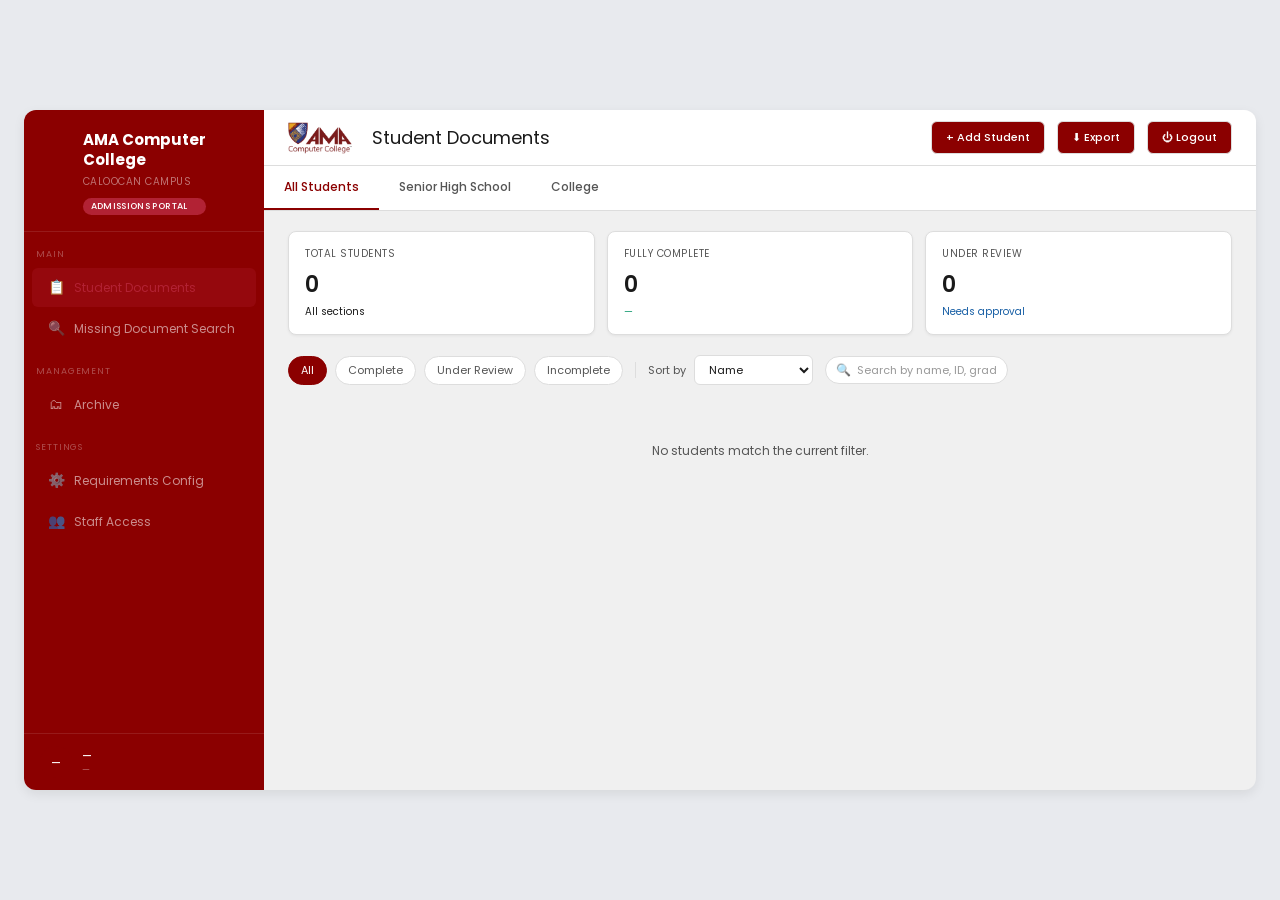
<file: school_admission_dms_v2.html>
<!DOCTYPE html>
<html lang="en">
<head>
<meta charset="UTF-8">
<meta name="viewport" content="width=device-width, initial-scale=1.0">
<title>School Admission DMS v2</title>
<link rel="stylesheet" href="style.css">
</head>
<body>

<div class="app">
  <aside class="sidebar" id="sidebar">
    <div class="sidebar-logo">
      <div class="sidebar-text-group">
        <div class="sn">AMA Computer<br>College</div>
        <div class="ss">Caloocan Campus</div>
        <span class="badge">Admissions Portal</span>
      </div>
    </div>
    <div class="sec">Main</div>
    <div class="ni active" onclick="openStudentList('all')"><span class="ni-ic">📋</span> Student Documents</div>
    <div class="ni" onclick="openDocSearch()"><span class="ni-ic">🔍</span> Missing Document Search</div>
    <div class="sec">Management</div>
    <div class="ni" onclick="openArchive()"><span class="ni-ic">🗂</span> Archive</div>
    <div class="sec">Settings</div>
    <div class="ni" onclick="openRequirements()"><span class="ni-ic">⚙️</span> Requirements Config</div>
    <div class="ni" onclick="openStaffAccess()"><span class="ni-ic">👥</span> Staff Access</div>
    <div class="sidebar-spacer"></div>
    <div class="sf">
      <div class="sav" id="sidebar-avatar">—</div>
      <div><div class="sn2" id="sidebar-name">—</div><div class="sr" id="sidebar-role">—</div></div>
    </div>
  </aside>

  <div class="sidebar-overlay" id="sidebar-overlay" onclick="toggleSidebar()"></div>

  <div class="main">
    <div class="topbar" id="main-topbar">
      <button class="menu-btn" onclick="toggleSidebar()" aria-label="Toggle menu">☰</button>
      <img src="AMALogo.png" alt="Logo" class="topbar-logo">
      <div class="topbar-title" id="topbar-title">Student Documents</div>
      <button class="tb-btn" id="btn-add-student" onclick="openAddStudentModal()">+ Add Student</button>
      <button class="tb-btn" id="btn-export" onclick="exportToExcel()">⬇ Export</button>
      <button class="tb-btn" id="btn-logout" onclick="logoutStaff()">⏻ Logout</button>
    </div>

    <!-- Dashboard Cards -->
    <div class="content" id="view-dashboard" style="display:none;">
      <div class="dash-cards">
        <div class="dash-card" onclick="openStudentList()">
          <div class="dash-icon">👥</div>
          <div class="dash-title">All Students</div>
          <div class="dash-count" id="dash-count-all">—</div>
        </div>
        <div class="dash-card" onclick="openStudentList('shs')">
          <div class="dash-icon">🎓</div>
          <div class="dash-title">Senior High School</div>
          <div class="dash-count" id="dash-count-shs">—</div>
        </div>
        <div class="dash-card" onclick="openStudentList('college')">
          <div class="dash-icon">🏛</div>
          <div class="dash-title">College</div>
          <div class="dash-count" id="dash-count-college">—</div>
        </div>
        <div class="dash-card" onclick="openDocSearch()">
          <div class="dash-icon">🔍</div>
          <div class="dash-title">Under Review</div>
          <div class="dash-count" id="dash-count-missing">—</div>
        </div>
        <div class="dash-card" onclick="openArchive()">
          <div class="dash-icon">🗂</div>
          <div class="dash-title">Archive</div>
          <div class="dash-count" id="dash-count-files">—</div>
        </div>
      </div>
    </div>

    <div class="tabbar" id="main-tabbar">
      <div class="tab active" id="tab-all" onclick="switchTab('all')">All Students</div>
      <div class="tab" id="tab-shs" onclick="switchTab('shs')">Senior High School</div>
      <div class="tab" id="tab-college" onclick="switchTab('college')">College</div>
    </div>

    <div class="content" id="view-students">
      <div class="stats-row">
        <div class="stat-card">
          <div class="stat-label">Total Students</div>
          <div class="stat-value" id="stat-total">—</div>
          <div class="stat-sub" id="stat-sub-label">All sections</div>
        </div>
        <div class="stat-card">
          <div class="stat-label">Fully Complete</div>
          <div class="stat-value" id="stat-complete">—</div>
          <div class="stat-sub green" id="stat-cpct">—</div>
        </div>
        <div class="stat-card">
          <div class="stat-label">Under Review</div>
          <div class="stat-value" id="stat-pending">—</div>
          <div class="stat-sub blue">Needs approval</div>
        </div>
      </div>

      <div class="filters">
        <button class="filter-btn active" onclick="setFilter('all',this)">All</button>
        <button class="filter-btn" onclick="setFilter('complete',this)">Complete</button>
        <button class="filter-btn" onclick="setFilter('review',this)">Under Review</button>
        <button class="filter-btn" onclick="setFilter('missing',this)">Incomplete</button>
        <div class="filter-sep"></div>
        <span class="filter-label">Sort by</span>
        <select class="sort-sel" onchange="sortStudents(this.value)">
          <option value="name">Name</option>
          <option value="progress">Completion %</option>
          <option value="status">Status</option>
        </select>
        <div class="filter-search" id="main-search-inline">
          <span class="search-icon">🔍</span>
          <input type="text" id="search-input" placeholder="Search by name, ID, grade..." oninput="filterStudents()">
        </div>
      </div>

      <div class="student-grid" id="student-grid"></div>
    </div>

    <div class="content" id="view-docsearch" style="display:none;">
      <div class="doc-search-panel">
        <div class="dsp-header">
          <div>
            <div class="dsp-title">Search for missing documents</div>
            <div class="dsp-subtitle">Find all students who are missing a specific enrollment document</div>
          </div>
        </div>
        <div class="dsp-controls">
          <div class="doc-search-input" style="flex:1;">
            <span class="search-icon">🔍</span>
            <input type="text" id="doc-search-input" placeholder="Type a document name e.g. PSA Birth Certificate..." oninput="runDocSearch()">
          </div>
          <button class="dsr-btn primary" onclick="clearDocSearch()">Clear</button>
        </div>
        <div style="margin-top:12px;">
          <div class="filter-label" style="margin-bottom:8px;">Quick select document</div>
          <div class="doc-chips" id="doc-chips"></div>
        </div>
        <div class="doc-status-filter" style="margin-bottom:8px;">
          <span class="dsf-label">Filter:</span>
          <span class="status-chip active" id="chip-all" onclick="showAllDocs()">All</span>
          <span class="status-chip" id="chip-required-only" onclick="toggleRequiredOnly()">Required Only</span>
        </div>
        <div class="doc-status-filter">
          <span class="dsf-label">Show status:</span>
          <span class="status-chip" id="schip-missing" onclick="toggleStatusFilter('missing')">Missing</span>
          <span class="status-chip" id="schip-uploaded" onclick="toggleStatusFilter('uploaded')">Uploaded</span>
          <span class="status-chip" id="schip-reviewing" onclick="toggleStatusFilter('reviewing')">Under Review</span>
        </div>
      </div>

      <div id="doc-search-results">
        <div class="no-results">
          <div class="nr-icon">📂</div>
          <div>Switch to this tab to load all missing documents. Use the chips below to filter by document type or status.</div>
        </div>
      </div>
    </div>

    <!-- Requirements Config View -->
    <div class="content requirements-view" id="view-requirements" style="display:none;">
      <div class="req-container">
        <!-- Tab Switcher -->
        <div class="req-tabs">
          <div class="req-tab active" data-type="shs" onclick="switchReqTab('shs')">📋 Senior High School Documents</div>
          <div class="req-tab" data-type="college" onclick="switchReqTab('college')">🏛 College Documents</div>
        </div>

        <!-- SHS Section -->
        <div class="req-section" id="req-section-shs">
          <div class="req-header">
            <h2 class="req-title">Senior High School Documents</h2>
            <button class="req-btn primary" onclick="showAddForm('shs')">+ Add Requirement</button>
          </div>
          <div class="req-form" id="req-form-shs" style="display:none;">
            <div class="req-form-card">
              <h3 class="req-form-title" id="req-form-title-shs">Add New Requirement</h3>
              <div class="req-form-row">
                <div class="req-form-group">
                  <label class="req-form-label">Document Name</label>
                  <input type="text" id="req-form-name-shs" class="req-form-input" placeholder="e.g. Medical Certificate">
                </div>
                <div class="req-form-group">
                  <label class="req-form-label">Category</label>
                  <select id="req-form-type-shs" class="req-form-input">
                    <option value="Identity">Identity</option>
                    <option value="Academic">Academic</option>
                    <option value="Health">Health</option>
                    <option value="Residential">Residential</option>
                    <option value="Personal">Personal</option>
                    <option value="Other">Other</option>
                  </select>
                </div>
                <div class="req-form-group req-form-check">
                  <label class="req-form-label">Required</label>
                  <div class="req-form-toggle">
                    <input type="checkbox" id="req-form-required-shs" checked>
                    <span class="req-form-toggle-slider"></span>
                  </div>
                </div>
              </div>
              <div class="req-form-actions">
                <button class="req-btn" onclick="hideAddForm()">Cancel</button>
                <button class="req-btn primary" id="req-form-submit-shs" onclick="saveRequirement('shs')">Save</button>
              </div>
            </div>
          </div>
          <div class="req-list" id="req-list-shs"></div>
        </div>

        <!-- College Section -->
        <div class="req-section" id="req-section-college" style="display:none;">
          <div class="req-header">
            <h2 class="req-title">College Documents</h2>
            <button class="req-btn primary" onclick="showAddForm('college')">+ Add Requirement</button>
          </div>
          <div class="req-form" id="req-form-college" style="display:none;">
            <div class="req-form-card">
              <h3 class="req-form-title" id="req-form-title-college">Add New Requirement</h3>
              <div class="req-form-row">
                <div class="req-form-group">
                  <label class="req-form-label">Document Name</label>
                  <input type="text" id="req-form-name-college" class="req-form-input" placeholder="e.g. Medical Certificate">
                </div>
                <div class="req-form-group">
                  <label class="req-form-label">Category</label>
                  <select id="req-form-type-college" class="req-form-input">
                    <option value="Identity">Identity</option>
                    <option value="Academic">Academic</option>
                    <option value="Health">Health</option>
                    <option value="Residential">Residential</option>
                    <option value="Personal">Personal</option>
                    <option value="Other">Other</option>
                  </select>
                </div>
                <div class="req-form-group req-form-check">
                  <label class="req-form-label">Required</label>
                  <div class="req-form-toggle">
                    <input type="checkbox" id="req-form-required-college" checked>
                    <span class="req-form-toggle-slider"></span>
                  </div>
                </div>
              </div>
              <div class="req-form-actions">
                <button class="req-btn" onclick="hideAddForm()">Cancel</button>
                <button class="req-btn primary" id="req-form-submit-college" onclick="saveRequirement('college')">Save</button>
              </div>
            </div>
          </div>
          <div class="req-list" id="req-list-college"></div>
        </div>
      </div>
    </div>

    <!-- Staff Access View -->
    <div class="content staff-view" id="view-staff" style="display:none;">
      <div class="staff-container">
        <div class="staff-header">
          <div>
            <h2 class="staff-title">Staff Accounts</h2>
            <div class="staff-stats" id="staff-stats-bar">
              <span class="staff-stat-label">Total accounts:</span>
              <strong id="staff-total-count">—</strong>
              <span class="staff-stat-label" style="margin-left:12px;">Active:</span>
              <strong id="staff-active-count" style="color:var(--green);">—</strong>
            </div>
          </div>
          <button class="staff-btn primary" onclick="showStaffForm()">+ Add Staff Account</button>
        </div>

        <!-- Add/Edit Form -->
        <div class="staff-form" id="staff-form" style="display:none;">
          <div class="staff-form-card">
            <h3 class="staff-form-title" id="staff-form-title">Add Staff Account</h3>
            <div class="staff-form-grid">
              <div class="staff-form-group">
                <label class="staff-form-label">Full Name *</label>
                <input type="text" id="staff-form-name" class="staff-form-input" placeholder="e.g. Juan Dela Cruz">
              </div>
              <div class="staff-form-group">
                <label class="staff-form-label">Username *</label>
                <input type="text" id="staff-form-username" class="staff-form-input" placeholder="e.g. juan.delacruz">
              </div>
              <div class="staff-form-group">
                <label class="staff-form-label">Password <span id="staff-pass-hint">* (min 6 characters)</span></label>
                <input type="password" id="staff-form-password" class="staff-form-input" placeholder="Enter password">
              </div>
              <div class="staff-form-group">
                <label class="staff-form-label">Role</label>
                <select id="staff-form-role" class="staff-form-input">
                  <option value="registrar">Registrar</option>
                  <option value="admin">Admin</option>
                </select>
              </div>
              <div class="staff-form-group" style="grid-column:span 2;">
                <label class="staff-form-label">Email</label>
                <input type="email" id="staff-form-email" class="staff-form-input" placeholder="e.g. juan@ama.edu.ph">
              </div>
            </div>
            <div class="staff-form-actions">
              <button class="staff-btn" onclick="hideStaffForm()">Cancel</button>
              <button class="staff-btn primary" id="staff-form-submit" onclick="saveStaffAccount()">Save Account</button>
            </div>
          </div>
        </div>

        <!-- Staff List -->
        <div class="staff-list" id="staff-list"></div>
      </div>
    </div>

    <!-- Archive View -->
    <div class="content archive-view" id="view-archive" style="display:none;">
      <div class="archive-container">
        <div class="archive-sidebar" id="archive-student-tree"></div>
        <div class="archive-sidebar-overlay" id="archive-sidebar-overlay" onclick="toggleArchiveSidebar()"></div>
        <div class="archive-main">
          <div class="archive-topbar">
            <button class="archive-menu-btn" onclick="toggleArchiveSidebar()" aria-label="Toggle folder list">☰</button>
            <div class="archive-breadcrumb" id="archive-breadcrumb">
              <span>🗂</span> <span>Archive</span>
            </div>
            <div class="archive-search">
              <span class="search-icon">🔍</span>
              <input type="text" id="archive-search-input" placeholder="Search students or documents..." oninput="searchArchive()">
            </div>
            <div class="archive-view-toggle">
              <button class="archive-view-btn" id="av-btn-select" onclick="toggleArchiveSelectMode()" title="Select mode">☑</button>
              <button class="archive-view-btn active" id="av-btn-grid" onclick="setArchiveView('grid')" title="Grid view">▦</button>
              <button class="archive-view-btn" id="av-btn-detail" onclick="setArchiveView('detail')" title="Detail view">☰</button>
            </div>
          </div>
          <div class="archive-shortcuts" id="archive-shortcuts"></div>
          <div id="archive-view-container"></div>
        </div>
      </div>
      <!-- Action Bar -->
      <div class="archive-action-bar" id="archive-action-bar">
        <div class="aab-info"><span class="aab-count" id="aab-count">0</span> selected</div>
        <div class="aab-actions">
          <button class="aab-btn" onclick="archiveSelectAll()">☑ Select All</button>
          <button class="aab-btn" onclick="archiveDownloadSelected()">⬇ Download</button>
          <button class="aab-btn danger" onclick="archiveDeleteSelected()">🗑 Delete</button>
          <button class="aab-btn" onclick="archiveClearSelection()">✕ Cancel</button>
        </div>
      </div>
    </div>
  </div>
</div>

<div class="toast" id="toast"></div>

<!-- Window Preview Modal -->
<div class="window-preview-overlay" id="window-preview-overlay" onclick="closeWindowPreview()">
  <div class="window-preview" onclick="event.stopPropagation()">
    <div class="window-preview-header">
      <h3 id="window-preview-title">Document Preview</h3>
      <button class="modal-close" onclick="closeWindowPreview()" style="color:rgba(255,255,255,0.8);">&times;</button>
    </div>
    <div class="window-preview-body" id="window-preview-body"></div>
    <div class="window-preview-details" id="window-preview-details"></div>
  </div>
</div>

<!-- Upload Modal -->
<div class="modal-overlay" id="upload-modal-overlay">
  <div class="modal" onclick="event.stopPropagation()">
    <div class="modal-header">
      <h3 id="upload-modal-title">Upload Document</h3>
      <button class="modal-close" onclick="closeUploadModal()">&times;</button>
    </div>
    <div class="modal-body">
      <div class="form-group">
        <label class="form-label">Student</label>
        <input type="text" id="upload-student-name" class="form-input-text" readonly style="opacity:0.7;cursor:default;">
        <input type="hidden" id="upload-student-id">
      </div>
      <div class="form-group">
        <label class="form-label">Document Type</label>
        <select id="upload-doc-select" class="form-select" onchange="onAdminDocTypeChange()">
          <option value="">— Select document —</option>
        </select>
      </div>
      <div class="form-group" id="admin-other-name-group" style="display:none;">
        <label class="form-label">Document Name</label>
        <input type="text" id="upload-custom-name" class="form-input-text" placeholder="e.g. Transcript, Certificate..." style="opacity:1;cursor:text;">
      </div>
      <div class="form-group">
        <label class="form-label">File</label>
        <div class="file-drop" id="file-drop" onclick="document.getElementById('file-input').click()">
          <div class="fd-icon">📎</div>
          <div class="fd-text"><strong>Click to browse</strong> or drag & drop</div>
          <div class="fd-text" style="font-size:10px;margin-top:3px;">PDF, JPG, PNG — max 10 MB</div>
        </div>
        <div class="file-error" id="file-error" style="display:none;"></div>
        <input type="file" id="file-input" style="display:none" accept=".pdf,.jpg,.jpeg,.png" onchange="handleFileSelect(this.files[0])">
        <div class="file-info" id="file-info">
          <div class="fi-icon">📄</div>
          <div class="fi-details">
            <div class="fi-name" id="file-name"></div>
            <div class="fi-size" id="file-size"></div>
          </div>
          <button class="fi-remove" onclick="removeFile()" title="Remove file">&times;</button>
        </div>
        <div class="upload-progress" id="upload-progress">
          <div class="upload-progress-bar" id="upload-progress-bar"></div>
        </div>
      </div>
    </div>
    <div class="modal-footer">
      <button class="btn btn-cancel" onclick="closeUploadModal()">Cancel</button>
      <button class="btn btn-primary" id="upload-submit-btn" onclick="submitUpload()" disabled>Upload</button>
    </div>
  </div>
</div>

<!-- Document Viewer Modal -->
<div class="modal-overlay" id="doc-viewer-overlay" onclick="closeDocViewer()">
  <div class="modal" style="width:90vw;max-width:960px;max-height:92vh;display:flex;flex-direction:column;" onclick="event.stopPropagation()">
    <div class="modal-header">
      <h3 id="doc-viewer-title">Document Viewer</h3>
      <div style="display:flex;align-items:center;gap:6px;">
        <button class="btn btn-primary" id="doc-viewer-download" style="padding:5px 12px;font-size:11px;" onclick="downloadCurrentDoc()">⬇ Download</button>
        <button class="modal-close" onclick="closeDocViewer()">&times;</button>
      </div>
    </div>
    <div class="modal-body" style="flex:1;overflow:hidden;padding:0;">
      <div id="doc-viewer-content" style="width:100%;height:100%;min-height:400px;display:flex;align-items:center;justify-content:center;background:#f0f1f4;">
        <div class="no-results" style="padding:40px;">
          <div class="nr-icon">📄</div>
          <div>No file uploaded for this document yet.</div>
        </div>
      </div>
    </div>
  </div>
</div>

<!-- Delete Confirmation Modal -->
<div class="modal-overlay" id="delete-modal-overlay" onclick="closeDeleteModal()">
  <div class="modal" style="width:380px;" onclick="event.stopPropagation()">
    <div class="modal-header">
      <h3>⚠️ Confirm Delete</h3>
      <button class="modal-close" onclick="closeDeleteModal()">&times;</button>
    </div>
    <div class="modal-body">
      <p style="font-size:13px;color:var(--text);margin-bottom:6px;">Are you sure you want to delete this student?</p>
      <p style="font-size:14px;font-weight:600;color:var(--text);margin-bottom:4px;" id="delete-student-name"></p>
      <p style="font-size:11px;color:var(--text2);">This will permanently remove the student and all their document records. This action cannot be undone.</p>
    </div>
    <div class="modal-footer">
      <button class="btn btn-cancel" onclick="closeDeleteModal()">Cancel</button>
      <button class="btn btn-primary" id="delete-confirm-btn" style="background:var(--red);border-color:var(--red);" onclick="deleteStudent()">Delete</button>
    </div>
  </div>
</div>

<!-- Delete Document Confirmation Modal -->
<div class="modal-overlay" id="delete-doc-modal-overlay" onclick="closeDeleteDocModal()">
  <div class="modal" style="width:380px;" onclick="event.stopPropagation()">
    <div class="modal-header">
      <h3>⚠️ Delete Document</h3>
      <button class="modal-close" onclick="closeDeleteDocModal()">&times;</button>
    </div>
    <div class="modal-body">
      <p style="font-size:13px;color:var(--text);margin-bottom:6px;">Are you sure you want to delete this document?</p>
      <p style="font-size:14px;font-weight:600;color:var(--text);margin-bottom:4px;" id="delete-doc-name"></p>
      <p style="font-size:11px;color:var(--text2);">This will permanently remove the file and reset the document status to missing. This action cannot be undone.</p>
    </div>
    <div class="modal-footer">
      <button class="btn btn-cancel" onclick="closeDeleteDocModal()">Cancel</button>
      <button class="btn btn-primary" id="delete-doc-confirm-btn" style="background:var(--red);border-color:var(--red);" onclick="deleteDocument()">Delete</button>
    </div>
  </div>
</div>

<!-- Add Student Modal -->
<div class="modal-overlay" id="add-student-modal-overlay" onclick="closeAddStudentModal()">
  <div class="modal add-student-modal" style="width:460px;" onclick="event.stopPropagation()">
    <div class="modal-header" style="background:linear-gradient(135deg, #8B0000 0%, #A31D2D 100%);">
      <h3 style="color:#fff;">➕ Add New Student</h3>
      <button class="modal-close" onclick="closeAddStudentModal()">&times;</button>
    </div>
    <div class="modal-body add-student-form">
      <div class="form-row">
        <div class="form-group">
          <label class="form-label">Full Name <span class="required">*</span></label>
          <input type="text" id="add-student-name" class="form-input styled-input" placeholder="e.g. Juan Dela Cruz">
        </div>
      </div>
      <div class="form-row">
        <div class="form-group">
          <label class="form-label">USN <span class="required">*</span></label>
          <input type="text" id="add-student-usn" class="form-input styled-input" placeholder="e.g. 20241234567" maxlength="11" pattern="\d{11}">
          <span class="input-hint">Must be exactly 11 digits</span>
        </div>
      </div>
      <div class="form-row">
        <div class="form-group">
          <label class="form-label">Password <span class="required">*</span></label>
          <input type="password" id="add-student-password" class="form-input styled-input" placeholder="Minimum 6 characters">
        </div>
      </div>
      <div class="form-row">
        <div class="form-group">
          <label class="form-label">Gmail Address <span class="optional">(optional)</span></label>
          <input type="email" id="add-student-gmail" class="form-input styled-input" placeholder="student@gmail.com">
          <span class="input-hint">Student can add their Gmail later from the portal if left blank</span>
        </div>
      </div>
      <div class="form-row">
        <div class="form-group">
          <label class="form-label">Grade Level <span class="required">*</span></label>
          <select id="add-student-type" class="form-input styled-select">
            <option value="">— Select grade level —</option>
            <option value="grade11">Grade 11</option>
            <option value="grade12">Grade 12</option>
            <option value="college">College</option>
          </select>
        </div>
      </div>
      <div class="form-info">
        <span class="info-icon">ℹ️</span>
        <div class="info-text">
          A unique student code will be auto-generated. All required documents will be set to "Missing" status initially.
        </div>
      </div>
      <div id="add-student-error" class="error-message"></div>
    </div>
    <div class="modal-footer">
      <button class="btn btn-cancel" onclick="closeAddStudentModal()">Cancel</button>
      <button class="btn btn-primary add-student-btn" id="add-student-submit-btn" onclick="submitAddStudent()">Add Student</button>
    </div>
  </div>
</div>

<!-- Reject Document Modal -->
<div class="modal-overlay" id="reject-modal-overlay" onclick="closeRejectModal()">
  <div class="modal" style="width:440px;" onclick="event.stopPropagation()">
    <div class="modal-header">
      <h3>✗ Reject Document</h3>
      <button class="modal-close" onclick="closeRejectModal()">&times;</button>
    </div>
    <div class="modal-body">
      <p style="font-size:13px;color:var(--text);margin-bottom:4px;">Rejecting:</p>
      <p style="font-size:14px;font-weight:600;color:var(--text);margin-bottom:16px;" id="reject-doc-name"></p>
      <p style="font-size:12px;color:var(--text2);margin-bottom:12px;">Student will be notified via email.</p>
      <div class="form-group" style="margin-bottom:0;">
        <label class="form-label">Reason for Rejection (optional)</label>
        <textarea id="reject-reason" class="form-input-text" rows="3" placeholder="e.g. Document is blurry, expired, or does not match requirements..." style="resize:vertical;min-height:72px;"></textarea>
      </div>
    </div>
    <div class="modal-footer">
      <button class="btn btn-cancel" onclick="closeRejectModal()">Cancel</button>
      <button class="btn btn-primary" id="reject-confirm-btn" style="background:var(--red);border-color:var(--red);" onclick="confirmReject()">Reject Document</button>
    </div>
  </div>
</div>

<script>
// ── API Configuration ──
const API = 'api/index.php';

// ── Constants (used for rendering; doc definitions come from DB) ──
const COLORS = [
  { bg: '#e6f1fb', color: '#185fa5' }, { bg: '#e1f5ee', color: '#0f6e56' },
  { bg: '#faeeda', color: '#854f0b' }, { bg: '#fbeaf0', color: '#993556' },
  { bg: '#eeedfe', color: '#534ab7' }, { bg: '#eaf3de', color: '#3b6d11' },
];

let STUDENTS = [];
let ALL_DOCS = [];
let ALL_DEFS = [];
let DOC_TYPES = {};
let DOC_BY_NAME = {}; // doc_name → [{id, name, doc_type, student_type}]

let currentFilter = 'all', searchQuery = '', activeStatusFilters = new Set(['all']), selectedDocChip = null, docSearchQuery = '';
let currentTab = 'all';

// ── Export to Excel ──
function exportToExcel() {
  window.open('api/export.php', '_blank');
  showToast('Generating Excel file…');
}

// ── Send Reminder ──
async function sendReminder(studentId) {
  try {
    const res = await apiPost({ action: 'send_reminder' }, { student_id: studentId });
    const msg = res.logged ? `Reminder logged for ${res.email}` : `Reminder sent to ${res.email}`;
    showToast(msg);
  } catch (err) {
    console.error(err);
    showToast('Failed to send reminder: ' + err.message);
  }
}

async function sendReminderAll(studentIds) {
  let successCount = 0;
  for (const id of studentIds) {
    try {
      await apiPost({ action: 'send_reminder' }, { student_id: id });
      successCount++;
    } catch (e) { /* skip errors for bulk */ }
  }
  showToast(`Reminders sent to ${successCount} student(s)`);
}

// ── API Helpers ──
async function apiFetch(params) {
  const qs = new URLSearchParams(params).toString();
  const res = await fetch(`${API}?${qs}`);
  if (!res.ok) throw new Error(`HTTP ${res.status}`);
  const json = await res.json();
  if (!json.success) throw new Error(json.message || 'API error');
  return json;
}

async function apiPost(params, body) {
  const qs = new URLSearchParams(params).toString();
  const res = await fetch(`${API}?${qs}`, {
    method: 'POST',
    headers: { 'Content-Type': 'application/json' },
    body: JSON.stringify(body),
  });
  const json = await res.json();
  if (!json.success) throw new Error(json.message || 'API error');
  return json;
}

async function apiPut(params, body) {
  const qs = new URLSearchParams(params).toString();
  const res = await fetch(`${API}?${qs}`, {
    method: 'PUT',
    headers: { 'Content-Type': 'application/json' },
    body: JSON.stringify(body),
  });
  const json = await res.json();
  if (!json.success) throw new Error(json.message || 'API error');
  return json;
}

// ── Data Loading ──
async function loadData() {
  try {
    // Load students
    const studentsRes = await apiFetch({ action: 'students' });
    STUDENTS = studentsRes.students;

    // Load ALL doc definitions (both SHS and College)
    const defsRes = await apiFetch({ action: 'doc_definitions', student_type: 'all' });
    ALL_DEFS = defsRes.definitions; // store all definitions
    DOC_DEFS = ALL_DEFS; // backward compatibility
    ALL_DOCS = ALL_DEFS.map(d => d.name);
    DOC_TYPES = {};
    defsRes.definitions.forEach(d => { DOC_TYPES[d.name] = d.doc_type; });

    // Build lookup: doc_name → {id, student_type}
    DOC_BY_NAME = {};
    defsRes.definitions.forEach(d => {
      if (!DOC_BY_NAME[d.name]) DOC_BY_NAME[d.name] = [];
      DOC_BY_NAME[d.name].push(d);
    });

    renderStudents();
    initChips();
    initStats();
    updateDashboardCounts();
  } catch (err) {
    console.error('Failed to load data:', err);
    document.getElementById('student-grid').innerHTML =
      `<div class="no-results"><div class="nr-icon">⚠️</div><div>Failed to connect to the database.<br>Make sure XAMPP MySQL is running and you've imported <code>schema.sql</code>.<br><small>${err.message}</small></div></div>`;
  }
}

// ── Rendering ──
function getProgress(docs) {
  const done = docs.filter(d => d.status === 'uploaded' || d.status === 'reviewing').length;
  return { done, total: docs.length, pct: Math.round(done / docs.length * 100) };
}

function getStudentCategory(grade) {
  // Senior High = Grade 11, Grade 12
  if (/^Grade\s*(11|12)$/i.test(grade)) return 'shs';
  // Anything else is treated as college
  return 'college';
}

function getOverallStatus(docs) {
  const p = getProgress(docs);
  // Check required docs only
  const requiredDocs = docs.filter(d => d.is_required);
  const totalRequired = requiredDocs.length;
  if (totalRequired === 0) return 'complete';

  const uploadedRequired = requiredDocs.filter(d => d.status === 'uploaded').length;
  const reviewingRequired = requiredDocs.filter(d => d.status === 'reviewing').length;

  // Complete: all required docs are uploaded (approved)
  if (uploadedRequired === totalRequired) return 'complete';
  // Under Review: all required docs have been submitted (uploaded or reviewing), none missing/expired
  if ((uploadedRequired + reviewingRequired) === totalRequired) return 'review';
  // Missing: some required docs are still missing or expired
  return 'missing';
}

function statusLabel(s) {
  return { complete: 'Complete', missing: 'Incomplete', review: 'Under Review' }[s];
}

function initials(name) {
  return name.split(' ').map(w => w[0]).join('').slice(0, 2);
}

function initStats() {
  // Stats are computed locally based on the current tab's students
  const tabStudents = STUDENTS.filter(s => {
    if (currentTab === 'shs') return getStudentCategory(s.grade) === 'shs';
    if (currentTab === 'college') return getStudentCategory(s.grade) === 'college';
    return true;
  });
  const t = tabStudents.length;
  const c = tabStudents.filter(s => getOverallStatus(s.docs) === 'complete').length;
  const r = tabStudents.filter(s => getOverallStatus(s.docs) === 'review').length;
  document.getElementById('stat-total').textContent = t;
  document.getElementById('stat-complete').textContent = c;
  document.getElementById('stat-cpct').textContent = t ? Math.round(c / t * 100) + '% completion rate' : '—';
  document.getElementById('stat-pending').textContent = r;
  // Update the sub label to show tab context
  const labels = { all: 'All sections', shs: 'Grade 11–12 only', college: 'College programs only' };
  document.getElementById('stat-sub-label').textContent = labels[currentTab] || '';
}

function renderStudents() {
  const grid = document.getElementById('student-grid');
  let filtered = STUDENTS.filter(s => {
    // Filter by tab (All / SHS / College)
    if (currentTab === 'shs' && getStudentCategory(s.grade) !== 'shs') return false;
    if (currentTab === 'college' && getStudentCategory(s.grade) !== 'college') return false;
    // Filter by status
    const st = getOverallStatus(s.docs);
    const mf = currentFilter === 'all' || st === currentFilter;
    // Search query
    const q = searchQuery.toLowerCase();
    const ms = !q || s.name.toLowerCase().includes(q) || s.student_code.toLowerCase().includes(q) || s.grade.toLowerCase().includes(q);
    return mf && ms;
  });
  if (!filtered.length) {
    grid.innerHTML = '<div class="no-results">No students match the current filter.</div>';
    return;
  }
  grid.innerHTML = filtered.map(s => {
    const p = getProgress(s.docs);
    const st = getOverallStatus(s.docs);
    const c = COLORS[s.color];
    const fc = p.pct === 100 ? '#1d9e75' : p.pct > 50 ? '#c8952a' : '#e24b4a';
    const displayId = s.usn || s.student_code || '—';
    const displayGrade = s.grade || '';
    return `<div>
      <div class="student-row" id="row-${s.id}" onclick="toggleExpand('${s.id}')">
        <div class="s-avatar" style="background:${c.bg};color:${c.color}">${initials(s.name)}</div>
        <div>
          <div class="s-name">${s.name}</div>
          <div class="s-meta">${displayId}${displayGrade ? ' · ' + displayGrade : ''}</div>
        </div>
        <div class="prog-wrap">
          <div class="prog-bar"><div class="prog-fill" style="width:${p.pct}%;background:${fc}"></div></div>
          <div class="prog-pct">${p.pct}%</div>
        </div>
        <span class="status-pill sp-${st}">${statusLabel(st)}</span>
        <div class="chevron" id="chev-${s.id}">›</div>
      </div>
      <div class="docs-panel" id="panel-${s.id}">
        <div class="dp-header">
          <span class="dp-title">Documents (${p.done}/${p.total} submitted)</span>
          <div class="dp-actions">
            <button class="dp-btn" onclick="event.stopPropagation();sendReminder(${s.id})">Send Reminder</button>
            <button class="dp-btn" style="color:var(--red);border-color:var(--red);" onclick="event.stopPropagation();confirmDeleteStudent(${s.id},'${s.name}')">🗑 Delete</button>
            <button class="dp-btn primary" onclick="event.stopPropagation();openUploadModal(${s.id})">+ Upload</button>
          </div>
        </div>
        <div class="doc-list">
          ${s.docs.map(d => {
            const reqBadge = d.is_required ? '<span style="color:var(--red);font-size:9px;font-weight:600;margin-left:4px;">● REQ</span>' : '';
            const displayName = d.custom_name ? `${d.name}: <span style="color:var(--maroon);font-weight:500;">${d.custom_name}</span>` : d.name;
            return `<div class="doc-item" data-doc-id="${d.id}">
            <div class="di-icon">${docIcon(d.doc_type || '')}</div>
            <div>
              <div class="di-name">${displayName}${reqBadge}</div>
              <div class="di-type">${d.doc_type || ''}</div>
            </div>
            <div class="di-date">${d.date}</div>
            <div class="di-size">${d.size}</div>
            <div class="di-status di-${d.status}">${d.status.charAt(0).toUpperCase() + d.status.slice(1)}</div>
            <div class="di-btns">
              ${d.status !== 'missing' && d.file_path ? `<button class="mini-btn" onclick="event.stopPropagation();viewDocument(${d.id},'${d.name}','${d.file_path}')">View</button>` : ''}
              ${['missing', 'expired'].includes(d.status) ? `<button class="mini-btn" onclick="event.stopPropagation();openUploadModalForDoc(${s.id},'${d.name}')">Upload</button>` : ''}
              ${d.status === 'reviewing' ? `<button class="mini-btn" style="color:var(--green);" onclick="event.stopPropagation();reviewDoc(${d.id},'approve')">✓ Verify</button><button class="mini-btn" style="color:var(--red);" onclick="event.stopPropagation();reviewDoc(${d.id},'reject')">✗ Reject</button>` : ''}
              ${d.file_path ? `<button class="mini-btn" style="color:var(--red);" onclick="event.stopPropagation();confirmDeleteDoc(${d.id},'${d.name}',${s.id})">🗑</button>` : ''}
            </div>
          </div>`;
          }).join('')}
        </div>
        <div class="notes-row${s.note ? '' : ' hidden'}">
          💬 <span><strong>Staff note:</strong> ${s.note}</span>
        </div>
      </div>
    </div>`;
  }).join('');
}

async function updateDocStatus(studentId, docName, newStatus) {
  const student = STUDENTS.find(s => s.id === studentId);
  if (!student) return;
  const docDef = ALL_DOCS.find(n => n === docName);
  if (!docDef) return;

  // Find the doc_def_id from definitions
  try {
    const defsRes = await apiFetch({ action: 'doc_definitions' });
    const def = defsRes.definitions.find(d => d.name === docName);
    if (!def) { showToast('Document type not found'); return; }

    await apiPut({ action: 'document' }, {
      student_id: studentId,
      doc_def_id: def.id,
      status: newStatus,
      uploaded_date: new Date().toLocaleDateString('en-US', { month: 'short', day: 'numeric' }),
      file_size: '—',
    });

    showToast(`${docName} → ${newStatus}`);
    await loadData(); // refresh
  } catch (err) {
    console.error(err);
    showToast('Failed to update document: ' + err.message);
  }
}

function toggleExpand(id) {
  const panel = document.getElementById('panel-' + id);
  const chev = document.getElementById('chev-' + id);
  const row = document.getElementById('row-' + id);
  const isOpen = panel.classList.contains('open');
  document.querySelectorAll('.docs-panel').forEach(p => p.classList.remove('open'));
  document.querySelectorAll('.chevron').forEach(c => c.classList.remove('open'));
  document.querySelectorAll('.student-row').forEach(r => r.classList.remove('expanded'));
  if (!isOpen) { panel.classList.add('open'); chev.classList.add('open'); row.classList.add('expanded'); }
}

function setFilter(f, btn) {
  currentFilter = f;
  document.querySelectorAll('.filter-btn').forEach(b => b.classList.remove('active'));
  btn.classList.add('active');
  renderStudents();
}

function filterStudents() {
  searchQuery = document.getElementById('search-input').value;
  renderStudents();
}

function sortStudents(by) {
  STUDENTS.sort((a, b) => {
    if (by === 'name') return a.name.localeCompare(b.name);
    if (by === 'progress') return getProgress(b.docs).pct - getProgress(a.docs).pct;
    if (by === 'status') { const o = { missing: 0, review: 1, complete: 2 }; return o[getOverallStatus(a.docs)] - o[getOverallStatus(b.docs)]; }
  });
  renderStudents();
}

/* ── Document Search (DB-backed) ── */
function initChips() {
  const wrap = document.getElementById('doc-chips');
  
  // Deduplicate by name (some docs exist for both SHS and College)
  const seen = {};
  const unique = [];
  ALL_DOCS.forEach(name => {
    if (!seen[name]) {
      seen[name] = true;
      unique.push(name);
    }
  });
  
  // Sort alphabetically
  unique.sort();
  
  wrap.innerHTML = unique.map(name => {
    const def = DOC_DEFS.find(d => d.name === name);
    const badge = def && def.is_required ? '<span style="color:var(--red);font-size:9px;margin-left:3px;">●</span>' : '';
    return `<span class="chip" data-doc="${name}" onclick="selectChip(this,'${name}')">${name}${badge}</span>`;
  }).join('');
}

function selectChip(el, docName) {
  document.querySelectorAll('.chip').forEach(c => c.classList.remove('active'));
  if (selectedDocChip === docName) { selectedDocChip = null; document.getElementById('doc-search-input').value = ''; docSearchQuery = ''; runDocSearch(); return; }
  el.classList.add('active');
  selectedDocChip = docName;
  document.getElementById('doc-search-input').value = docName;
  docSearchQuery = docName;
  runDocSearch();
}

let DOC_DEFS = [];  // {name, doc_type, is_required} from API
let showRequiredOnly = false;

async function runDocSearch() {
  const q = (document.getElementById('doc-search-input').value || '').trim().toLowerCase();
  docSearchQuery = q;

  try {
    const statusList = activeStatusFilters.has('all') ? 'all' : [...activeStatusFilters].join(',');
    const res = await apiFetch({ action: 'doc_search', q: q, status: statusList, required_only: showRequiredOnly ? '1' : '0' });
    renderDocResults(res.results, q);
  } catch (err) {
    console.error(err);
    document.getElementById('doc-search-results').innerHTML = `<div class="no-results"><div class="nr-icon">⚠️</div><div>Failed to search: ${err.message}</div></div>`;
  }
}

function toggleRequiredOnly() {
  showRequiredOnly = !showRequiredOnly;
  document.getElementById('chip-required-only').classList.toggle('active', showRequiredOnly);
  runDocSearch();
}

function selectChip(el, docName) {
  document.querySelectorAll('.chip[data-doc]').forEach(c => c.classList.remove('active'));
  if (selectedDocChip === docName) { selectedDocChip = null; document.getElementById('doc-search-input').value = ''; docSearchQuery = ''; runDocSearch(); return; }
  el.classList.add('active');
  selectedDocChip = docName;
  document.getElementById('doc-search-input').value = docName;
  docSearchQuery = docName;
  runDocSearch();
}

function highlightMatch(text, q) {
  if (!q) return text;
  const idx = text.toLowerCase().indexOf(q.toLowerCase());
  if (idx < 0) return text;
  return text.slice(0, idx) + '<mark class="highlighted">' + text.slice(idx, idx + q.length) + '</mark>' + text.slice(idx + q.length);
}

function renderDocResults(results, q) {
  const container = document.getElementById('doc-search-results');
  if (!results.length) {
    const emptyMsg = q ? 'No students found with that document status. Try adjusting the status filter or search term.' : 'No documents found matching the selected status filters.';
    container.innerHTML = `<div class="no-results"><div class="nr-icon">🔍</div><div>${emptyMsg}</div></div>`;
    return;
  }

  // Group by student
  const byStudent = {};
  results.forEach(r => {
    const sid = r.student.id;
    if (!byStudent[sid]) byStudent[sid] = { student: r.student, docs: [] };
    byStudent[sid].docs.push(r.doc);
  });

  const totalDocs = results.length;
  const totalStudents = Object.keys(byStudent).length;
  const statusCounts = { missing: 0, expired: 0, reviewing: 0 };
  results.forEach(r => statusCounts[r.doc.status] = (statusCounts[r.doc.status] || 0) + 1);
  const summaryPills = Object.entries(statusCounts).filter(([, v]) => v > 0).map(([k, v]) => `<span class="doc-status-pill dsp-${k}" style="margin-right:4px">${v} ${k}</span>`).join('');

  container.innerHTML = `
    <div class="dsr-header">
      <div class="dsr-count"><strong>${totalStudents}</strong> student${totalStudents !== 1 ? 's' : ''} · <strong>${totalDocs}</strong> document${totalDocs !== 1 ? 's' : ''} &nbsp;${summaryPills}</div>
      <div class="dsr-actions">
        <button class="dsr-btn" onclick="sendReminderAll([${Object.keys(byStudent).join(',')}])">Send Reminders to All</button>
        <button class="dsr-btn" onclick="showToast('List exported')">Export List</button>
      </div>
    </div>
    <div class="doc-results-grouped">
      ${Object.values(byStudent).map(({ student, docs }) => {
        const c = COLORS[student.color];
        const displayId = student.usn || student.student_code || '—';
        return `<div class="drg-student-card">
          <div class="drg-student-header">
            <div class="drg-avatar" style="background:${c.bg};color:${c.color}">${initials(student.name)}</div>
            <div class="drg-info">
              <div class="drg-name">${student.name}</div>
              <div class="drg-meta">${displayId}${student.grade ? ' · ' + student.grade : ''}</div>
            </div>
            <span class="drg-count-badge">${docs.length} doc${docs.length !== 1 ? 's' : ''}</span>
          </div>
          <div class="drg-docs-list">
            ${docs.map(d => {
              const reqBadge = d.is_required ? '<span style="color:var(--red);font-size:9px;font-weight:600;margin-left:4px;">REQUIRED</span>' : '';
              const dispName = d.custom_name ? `${d.name}: ${d.custom_name}` : d.name;
              return `<div class="drg-doc-item" data-doc-id="${d.id}">
              <div class="drg-doc-icon">${docIcon(d.doc_type || '')}</div>
              <div class="drg-doc-info">
                <div class="drg-doc-name">${highlightMatch(dispName, q)}${reqBadge}</div>
                <div class="drg-doc-type">${d.doc_type || ''}</div>
              </div>
              <span class="doc-status-pill dsp-${d.status}">${d.status.charAt(0).toUpperCase() + d.status.slice(1)}</span>
              <div class="drg-doc-actions">
                <button class="mini-btn" onclick="sendReminder(${student.id})">Remind</button>
                <button class="mini-btn" onclick="updateDocStatus(${student.id},'${d.name}','uploaded')">Upload</button>
              </div>
            </div>`;
            }).join('')}
          </div>
        </div>`;
      }).join('')}
    </div>`;
}

function toggleStatusFilter(status) {
  // Switch off "All" when a specific status is selected
  activeStatusFilters.delete('all');
  document.getElementById('chip-all').classList.remove('active-all');

  const chip = document.getElementById('schip-' + status);
  const classMap = { missing: 'active', uploaded: 'active-uploaded', reviewing: 'active-review' };
  if (activeStatusFilters.has(status)) {
    if (activeStatusFilters.size === 0) {
      // If no filters left, show All
      showAllDocs();
      return;
    }
    activeStatusFilters.delete(status);
    chip.classList.remove(classMap[status]);
  } else {
    activeStatusFilters.add(status);
    chip.classList.add(classMap[status]);
  }
  runDocSearch();
}

function showAllDocs() {
  activeStatusFilters.clear();
  activeStatusFilters.add('all');
  // Deactivate all status chips
  ['missing', 'uploaded', 'reviewing'].forEach(s => {
    const chip = document.getElementById('schip-' + s);
    if (chip) {
      const classMap = { missing: 'active', uploaded: 'active-uploaded', reviewing: 'active-review' };
      chip.classList.remove(classMap[s]);
    }
  });
  // Activate All chip
  document.getElementById('chip-all').classList.add('active-all');
  runDocSearch();
}

function clearDocSearch() {
  document.getElementById('doc-search-input').value = '';
  docSearchQuery = '';
  selectedDocChip = null;
  document.querySelectorAll('.chip[data-doc]').forEach(c => c.classList.remove('active'));
  showAllDocs();
}

// ── Navigation ──
function hideAllViews() {
  document.getElementById('view-dashboard').style.display = 'none';
  document.getElementById('view-students').style.display = 'none';
  document.getElementById('view-docsearch').style.display = 'none';
  document.getElementById('view-requirements').style.display = 'none';
  document.getElementById('view-staff').style.display = 'none';
  document.getElementById('view-archive').style.display = 'none';
  document.getElementById('main-tabbar').style.display = 'none';
}

function setActiveNav(index) {
  document.querySelectorAll('.ni').forEach((n, i) => n.classList.toggle('active', i === index));
}

function openDashboard() {
  hideAllViews();
  document.getElementById('view-dashboard').style.display = 'block';
  document.getElementById('topbar-title').textContent = 'Dashboard';
  document.getElementById('main-search-inline').style.display = 'none';
  document.getElementById('btn-export').style.display = 'none';
  document.getElementById('btn-add-student').style.display = 'none';
  setActiveNav(0);
  updateDashboardCounts();
}

function openDocSearch() {
  hideAllViews();
  document.getElementById('view-docsearch').style.display = 'block';
  document.getElementById('topbar-title').textContent = 'Missing Document Search';
  document.getElementById('main-search-inline').style.display = 'none';
  document.getElementById('btn-export').style.display = 'none';
  document.getElementById('btn-add-student').style.display = 'none';
  setActiveNav(1);
  runDocSearch();
}

function updateDashboardCounts() {
  const allCount = STUDENTS.length;
  const shsCount = STUDENTS.filter(s => getStudentCategory(s.grade) === 'shs').length;
  const colCount = STUDENTS.filter(s => getStudentCategory(s.grade) === 'college').length;
  const missingCount = STUDENTS.filter(s => getOverallStatus(s.docs) === 'missing').length;
  let fileCount = 0;
  archiveStudents.forEach(s => { fileCount += (s.uploaded_docs || 0); });

  const el = (id) => document.getElementById(id);
  if (el('dash-count-all')) el('dash-count-all').textContent = allCount;
  if (el('dash-count-shs')) el('dash-count-shs').textContent = shsCount;
  if (el('dash-count-college')) el('dash-count-college').textContent = colCount;
  if (el('dash-count-missing')) el('dash-count-missing').textContent = missingCount;
  if (el('dash-count-files')) el('dash-count-files').textContent = fileCount;
}

function openStudentList(tab) {
  hideAllViews();
  document.getElementById('view-students').style.display = 'block';
  document.getElementById('main-tabbar').style.display = 'flex';
  document.getElementById('main-search-inline').style.display = 'flex';
  document.getElementById('btn-export').style.display = 'flex';
  document.getElementById('btn-add-student').style.display = 'flex';
  document.getElementById('topbar-title').textContent = 'Student Documents';
  setActiveNav(0);
  // Update active tab
  document.querySelectorAll('.tab').forEach(t => t.classList.remove('active'));
  const tabEl = document.getElementById('tab-' + (tab || 'all'));
  if (tabEl) tabEl.classList.add('active');
  currentTab = tab || 'all';
  renderStudents();
  initStats();
  if (tab === 'docsearch') runDocSearch();
}

function switchTab(tab) {
  currentTab = tab;
  hideAllViews();
  document.getElementById('view-students').style.display = 'block';
  document.getElementById('main-tabbar').style.display = 'flex';
  document.getElementById('main-search-inline').style.display = 'flex';
  document.getElementById('btn-export').style.display = 'flex';
  document.getElementById('btn-add-student').style.display = 'flex';
  document.getElementById('topbar-title').textContent = 'Student Documents';
  setActiveNav(0);
  // Update active tab
  document.querySelectorAll('.tab').forEach(t => t.classList.remove('active'));
  const tabEl = document.getElementById('tab-' + tab);
  if (tabEl) tabEl.classList.add('active');
  // Refresh student list and stats
  renderStudents();
  initStats();
}

function docIcon(type) {
  return { Identity: '🪪', Academic: '📚', Health: '🏥', Residential: '🏠', Personal: '🖼' }[type] || '📄';
}

// ── Sidebar Toggle ──
function toggleSidebar() {
  const sidebar = document.getElementById('sidebar');
  const overlay = document.getElementById('sidebar-overlay');
  sidebar.classList.toggle('open');
  overlay.classList.toggle('active');
}

// Close sidebar on Escape
document.addEventListener('keydown', (e) => {
  if (e.key === 'Escape') {
    closeUploadModal();
    closeDocViewer();
    closeDeleteModal();
    closeDeleteDocModal();
    closeRejectModal();
    const sidebar = document.getElementById('sidebar');
    if (sidebar.classList.contains('open')) toggleSidebar();
    // Close archive sidebar
    const archiveSidebar = document.getElementById('archive-student-tree');
    if (archiveSidebar && archiveSidebar.classList.contains('open')) toggleArchiveSidebar();
  }
});

let toastTimer;
function showToast(msg) {
  const t = document.getElementById('toast');
  t.textContent = msg;
  t.classList.add('show');
  clearTimeout(toastTimer);
  toastTimer = setTimeout(() => t.classList.remove('show'), 2200);
}

document.querySelectorAll('.ni:not(.active)').forEach(n => n.addEventListener('click', () => showToast('Navigate to: ' + n.textContent.trim())));

// ── Upload Modal ──
let uploadSelectedFile = null;
let uploadStudentId = null;

function openUploadModal(studentId) {
  uploadStudentId = studentId;
  const student = STUDENTS.find(s => s.id === studentId);
  if (!student) return;

  document.getElementById('upload-student-name').value = `${student.name} (${student.usn || student.student_code || '—'})`;
  document.getElementById('upload-student-id').value = studentId;

  // Use student's docs, fallback to ALL_DOCS if empty
  let docs = student.docs || [];
  if (docs.length === 0 && ALL_DOCS.length > 0) {
    docs = [...new Set(ALL_DOCS)].map(n => ({ name: n, status: 'missing' }));
  }

  // Filter out Other type docs from the standard list
  const otherDocs = docs.filter(d => d.doc_type === 'Other');
  const standardDocs = docs.filter(d => d.doc_type !== 'Other');
  const otherActive = otherDocs.filter(d => d.status === 'uploaded' || d.status === 'reviewing').length;
  const otherAvailable = otherDocs.filter(d => d.status === 'missing').length;
  const atOtherLimit = otherActive >= 3;

  const select = document.getElementById('upload-doc-select');
  select.innerHTML = '<option value="">— Select document —</option>';

  // Sort: missing/expired first, then alphabetically
  const sorted = [...standardDocs].sort((a, b) => {
    const order = { missing: 0, expired: 1, reviewing: 2, uploaded: 3 };
    const oa = order[a.status] ?? 4;
    const ob = order[b.status] ?? 4;
    if (oa !== ob) return oa - ob;
    return a.name.localeCompare(b.name);
  });

  sorted.forEach(d => {
    const opt = document.createElement('option');
    opt.value = d.name;
    opt.textContent = `${d.name} (${d.status})`;
    select.appendChild(opt);
  });

  // Add Other Documents options (show individual slots)
  otherDocs.filter(d => d.status === 'missing').forEach(d => {
    const opt = document.createElement('option');
    opt.value = '__other__';
    opt.dataset.slotId = d.id;
    opt.textContent = `📎 ${d.name} (empty slot)`;
    select.appendChild(opt);
  });

  // Auto-select first missing
  const firstMissing = sorted.find(d => d.status === 'missing' || d.status === 'expired');
  if (firstMissing) select.value = firstMissing.name;

  // Reset other name group
  onAdminDocTypeChange();

  resetUploadForm();
  document.getElementById('upload-modal-overlay').classList.add('open');
  validateUploadForm();
}

function onAdminDocTypeChange() {
  const sel = document.getElementById('upload-doc-select');
  const grp = document.getElementById('admin-other-name-group');
  grp.style.display = sel.value === '__other__' ? 'block' : 'none';
}

function getSelectedOtherSlotId() {
  const sel = document.getElementById('upload-doc-select');
  if (sel.value === '__other__') {
    const opt = sel.options[sel.selectedIndex];
    return opt ? opt.dataset.slotId : null;
  }
  return null;
}

function openUploadModalForDoc(studentId, docName) {
  openUploadModal(studentId);

  // If it's an Other Document, find the matching empty slot option
  if (docName && docName.startsWith('Other Document')) {
    const select = document.getElementById('upload-doc-select');
    for (let i = 0; i < select.options.length; i++) {
      const opt = select.options[i];
      if (opt.value === '__other__' && opt.textContent.includes(docName)) {
        select.selectedIndex = i;
        onAdminDocTypeChange();
        break;
      }
    }
  } else {
    // Override the auto-selected doc to the specific one clicked
    document.getElementById('upload-doc-select').value = docName;
    validateUploadForm();
  }
}

function closeUploadModal() {
  document.getElementById('upload-modal-overlay').classList.remove('open');
  resetUploadForm();
}

function resetUploadForm() {
  uploadSelectedFile = null;
  document.getElementById('file-input').value = '';
  document.getElementById('file-info').classList.remove('show');
  document.getElementById('upload-progress').classList.remove('show');
  document.getElementById('upload-progress-bar').style.width = '0%';
  document.getElementById('upload-submit-btn').disabled = true;
  if (document.getElementById('upload-custom-name')) document.getElementById('upload-custom-name').value = '';
  onAdminDocTypeChange();
  const errEl = document.getElementById('file-error');
  errEl.style.display = 'none';
  errEl.textContent = '';
}

function handleFileSelect(file) {
  if (!file) return;

  const errEl = document.getElementById('file-error');
  errEl.style.display = 'none';
  errEl.textContent = '';

  // Validate size (10 MB max)
  if (file.size > 10 * 1024 * 1024) {
    errEl.textContent = '⚠ File too large — max 10 MB allowed';
    errEl.style.display = 'block';
    return;
  }

  // Validate type
  const allowed = [
    'application/pdf',
    'image/jpeg', 'image/png', 'image/jpg',
  ];
  if (!allowed.includes(file.type) && !file.name.match(/\.(pdf|jpg|jpeg|png)$/i)) {
    const ext = file.name.split('.').pop().toUpperCase();
    errEl.textContent = `⚠ ${ext} files are not accepted. Only PDF, JPG, and PNG are allowed.`;
    errEl.style.display = 'block';
    return;
  }

  uploadSelectedFile = file;
  document.getElementById('file-name').textContent = file.name;
  document.getElementById('file-size').textContent = formatFileSize(file.size);
  document.getElementById('file-info').classList.add('show');
  validateUploadForm();
}

function removeFile() {
  uploadSelectedFile = null;
  document.getElementById('file-input').value = '';
  document.getElementById('file-info').classList.remove('show');
  validateUploadForm();
}

function formatFileSize(bytes) {
  if (bytes < 1024) return bytes + ' B';
  if (bytes < 1024 * 1024) return (bytes / 1024).toFixed(1) + ' KB';
  return (bytes / (1024 * 1024)).toFixed(1) + ' MB';
}

function validateUploadForm() {
  const docSelect = document.getElementById('upload-doc-select').value;
  const hasFile = uploadSelectedFile !== null;
  document.getElementById('upload-submit-btn').disabled = !(docSelect && hasFile);
}

// Listen for doc type change
document.addEventListener('change', (e) => {
  if (e.target.id === 'upload-doc-select') validateUploadForm();
});

// Drag & drop
const fileDrop = document.getElementById('file-drop');
if (fileDrop) {
  fileDrop.addEventListener('dragover', (e) => { e.preventDefault(); fileDrop.classList.add('drag'); });
  fileDrop.addEventListener('dragleave', () => { fileDrop.classList.remove('drag'); });
  fileDrop.addEventListener('drop', (e) => {
    e.preventDefault();
    fileDrop.classList.remove('drag');
    if (e.dataTransfer.files.length) handleFileSelect(e.dataTransfer.files[0]);
  });
}

async function submitUpload() {
  const studentId = parseInt(document.getElementById('upload-student-id').value);
  const docName = document.getElementById('upload-doc-select').value;
  const customName = document.getElementById('upload-custom-name').value.trim();
  if (!studentId || !docName || !uploadSelectedFile) return;

  const student = STUDENTS.find(s => s.id === studentId);
  const isSHS = student && (student.grade === 'Grade 11' || student.grade === 'Grade 12');
  const studentType = isSHS ? 'shs' : 'college';

  const btn = document.getElementById('upload-submit-btn');
  const progressEl = document.getElementById('upload-progress');
  const progressBar = document.getElementById('upload-progress-bar');
  btn.disabled = true;
  btn.textContent = 'Uploading…';
  progressEl.classList.add('show');

  try {
    let docDefId, slotId = null;
    if (docName === '__other__') {
      // Other Documents - get the selected slot ID
      slotId = getSelectedOtherSlotId();
      if (!slotId) {
        // Auto-select first available slot
        const defsRes = await apiFetch({ action: 'doc_definitions', student_type: studentType });
        const otherDef = defsRes.definitions.find(d => d.name === 'Other Documents' || d.name.startsWith('Other Document'));
        if (!otherDef) { showToast('Other Documents type not found'); return; }
        docDefId = otherDef.id;
      }
    } else {
      const defsRes = await apiFetch({ action: 'doc_definitions', student_type: studentType });
      const def = defsRes.definitions.find(d => d.name === docName);
      if (!def) { showToast('Document type not found'); return; }
      docDefId = def.id;
    }

    // Upload file
    const formData = new FormData();
    formData.append('file', uploadSelectedFile);
    if (docDefId) formData.append('doc_def_id', docDefId);
    formData.append('student_id', studentId);
    if (slotId) formData.append('slot_id', slotId);
    formData.append('status', 'reviewing');
    formData.append('uploaded_date', new Date().toLocaleDateString('en-US', { month: 'short', day: 'numeric' }));
    formData.append('file_size', formatFileSize(uploadSelectedFile.size));
    if (docName === '__other__' && customName) {
      formData.append('custom_name', customName);
    }

    const xhr = new XMLHttpRequest();
    xhr.open('POST', 'api/upload.php');

    xhr.upload.onprogress = (e) => {
      if (e.lengthComputable) {
        const pct = Math.round((e.loaded / e.total) * 100);
        progressBar.style.width = pct + '%';
      }
    };

    const result = await new Promise((resolve, reject) => {
      xhr.onload = () => {
        try {
          resolve(JSON.parse(xhr.responseText));
        } catch (err) {
          reject(new Error('Invalid response'));
        }
      };
      xhr.onerror = () => reject(new Error('Network error'));
      xhr.send(formData);
    });

    if (!result.success) throw new Error(result.message || 'Upload failed');

    showToast(`${docName} uploaded successfully`);
    closeUploadModal();
    await loadData();
  } catch (err) {
    console.error(err);
    showToast('Upload failed: ' + err.message);
  } finally {
    btn.disabled = false;
    btn.textContent = 'Upload';
    progressEl.classList.remove('show');
    progressBar.style.width = '0%';
  }
}

// Close modal on overlay click
document.getElementById('upload-modal-overlay').addEventListener('click', (e) => {
  if (e.target === e.currentTarget) closeUploadModal();
});

// Close modals on Escape key
document.addEventListener('keydown', (e) => {
  if (e.key === 'Escape') {
    closeUploadModal();
    closeDocViewer();
    closeDeleteModal();
    closeDeleteDocModal();
    closeWindowPreview();
  }
});

// ── Document Viewer ──
let currentViewDocId = null;
let currentViewDocPath = null;
let currentViewDocName = '';

function viewDocument(docId, docName, filePath) {
  currentViewDocId = docId;
  currentViewDocName = docName;
  currentViewDocPath = filePath;

  document.getElementById('doc-viewer-title').textContent = docName;
  const content = document.getElementById('doc-viewer-content');

  if (!filePath) {
    content.innerHTML = `<div class="doc-preview-placeholder">
      <div class="dps-icon">📄</div>
      <div class="dps-text">No file uploaded for this document yet.</div>
    </div>`;
  } else {
    const viewUrl = `api/index.php?action=view_document&doc_id=${docId}`;
    const ext = filePath.split('.').pop().toLowerCase();

    if (['jpg', 'jpeg', 'png'].includes(ext)) {
      content.innerHTML = `<img src="${viewUrl}" alt="${docName}">`;
    } else {
      // PDF — embed in iframe
      content.innerHTML = `<iframe src="${viewUrl}" title="${docName}"></iframe>`;
    }
  }

  document.getElementById('doc-viewer-overlay').classList.add('open');
}

function closeDocViewer() {
  document.getElementById('doc-viewer-overlay').classList.remove('open');
  // Clean up iframe src to stop any loading
  setTimeout(() => {
    document.getElementById('doc-viewer-content').innerHTML = '';
  }, 200);
  currentViewDocId = null;
  currentViewDocPath = null;
  currentViewDocName = '';
}

function downloadCurrentDoc() {
  if (!currentViewDocId) return;
  const viewUrl = `api/index.php?action=view_document&doc_id=${currentViewDocId}`;
  window.open(viewUrl, '_blank');
}

// ── Delete Student ──
let deleteTargetId = null;

function confirmDeleteStudent(studentId, studentName) {
  deleteTargetId = studentId;
  document.getElementById('delete-student-name').textContent = studentName;
  document.getElementById('delete-modal-overlay').classList.add('open');
}

function closeDeleteModal() {
  document.getElementById('delete-modal-overlay').classList.remove('open');
  deleteTargetId = null;
}

async function deleteStudent() {
  if (!deleteTargetId) return;
  const id = deleteTargetId;
  closeDeleteModal();

  try {
    const qs = new URLSearchParams({ action: 'student', id: id }).toString();
    const res = await fetch(`${API}?${qs}`, { method: 'DELETE' });
    const json = await res.json();
    if (!json.success) throw new Error(json.message || 'Delete failed');

    showToast(`Student deleted successfully`);
    await loadData();
  } catch (err) {
    console.error(err);
    showToast('Failed to delete student: ' + err.message);
  }
}

// ── Delete Document ──
let deleteDocTargetId = null;
let deleteDocStudentId = null;

function confirmDeleteDoc(docId, docName, studentId) {
  deleteDocTargetId = docId;
  deleteDocStudentId = studentId;
  document.getElementById('delete-doc-name').textContent = docName;
  document.getElementById('delete-doc-modal-overlay').classList.add('open');
}

function closeDeleteDocModal() {
  document.getElementById('delete-doc-modal-overlay').classList.remove('open');
  deleteDocTargetId = null;
  deleteDocStudentId = null;
}

async function deleteDocument() {
  if (!deleteDocTargetId) return;
  const docId = deleteDocTargetId;
  closeDeleteDocModal();

  try {
    const qs = new URLSearchParams({ action: 'document', doc_id: docId }).toString();
    const res = await fetch(`${API}?${qs}`, { method: 'DELETE' });
    const json = await res.json();
    if (!json.success) throw new Error(json.message || 'Delete failed');

    showToast('Document deleted successfully');
    await loadData();
  } catch (err) {
    console.error(err);
    showToast('Failed to delete document: ' + err.message);
  }
}

// ── Review Document (Verify / Reject) ──
let pendingRejectDocId = null;

async function reviewDoc(docId, action) {
  if (action === 'reject') {
    // Open reject notes modal
    pendingRejectDocId = docId;
    // Get doc name from DOM
    const nameEl = document.querySelector(`[data-doc-id="${docId}"] .di-name`);
    const docName = nameEl ? nameEl.textContent.trim() : 'Document';
    document.getElementById('reject-doc-name').textContent = docName;
    document.getElementById('reject-reason').value = '';
    document.getElementById('reject-modal-overlay').classList.add('open');
    return;
  }

  // Approve action
  try {
    const body = { action: 'approve', doc_id: docId };
    const res = await fetch('api/index.php?action=document', {
      method: 'PUT',
      headers: { 'Content-Type': 'application/json' },
      body: JSON.stringify(body),
    });
    const text = await res.text();
    let json;
    try { json = JSON.parse(text); } catch { throw new Error('Server returned: ' + text); }
    if (!json.success) throw new Error(json.message || 'Review failed');

    if (json.email_sent) {
      showToast(`✓ Document verified — receipt emailed to student`);
    } else if (json.email_error) {
      showToast(`✓ Document verified — email failed: ${json.email_error}`);
    } else {
      showToast(`✓ Document verified`);
    }
    await loadData();
  } catch (err) {
    console.error(err);
    showToast('Failed to review document: ' + err.message);
  }
}

async function confirmReject() {
  if (!pendingRejectDocId) return;

  const btn = document.getElementById('reject-confirm-btn');
  btn.disabled = true;
  btn.textContent = 'Rejecting...';

  const reason = document.getElementById('reject-reason').value.trim();

  try {
    const body = { action: 'reject', doc_id: pendingRejectDocId, reason: reason };
    const res = await fetch('api/index.php?action=document', {
      method: 'PUT',
      headers: { 'Content-Type': 'application/json' },
      body: JSON.stringify(body),
    });
    const text = await res.text();
    let json;
    try { json = JSON.parse(text); } catch { throw new Error('Server returned: ' + text); }
    if (!json.success) throw new Error(json.message || 'Reject failed');

    if (json.email_error && !json.email_sent) {
      showToast(`⚠ Document rejected but email failed: ${json.email_error}`);
    } else if (reason) {
      showToast(`✗ Document rejected with reason — email sent to student`);
    } else {
      showToast(`✗ Document rejected — email sent to student`);
    }

    closeRejectModal();
    await loadData();
  } catch (err) {
    console.error(err);
    showToast('Failed to reject document: ' + err.message);
  } finally {
    btn.disabled = false;
    btn.textContent = 'Reject Document';
  }
}

function closeRejectModal(e) {
  if (e && e.target !== e.currentTarget) return;
  document.getElementById('reject-modal-overlay').classList.remove('open');
  pendingRejectDocId = null;
}

// ── Requirements Config ──
let requirements = { shs: [], college: [] };
let editingReqId = null;
let currentReqTab = 'shs';

function openRequirements() {
  hideAllViews();
  document.getElementById('view-requirements').style.display = 'block';
  document.getElementById('topbar-title').textContent = 'Requirements Config';
  document.getElementById('main-search-inline').style.display = 'none';
  document.getElementById('btn-export').style.display = 'none';
  document.getElementById('btn-add-student').style.display = 'none';
  setActiveNav(3);
  loadRequirements();
}

function switchReqTab(type) {
  currentReqTab = type;
  document.querySelectorAll('.req-tab').forEach(t => t.classList.toggle('active', t.dataset.type === type));
  document.getElementById('req-section-shs').style.display = type === 'shs' ? 'block' : 'none';
  document.getElementById('req-section-college').style.display = type === 'college' ? 'block' : 'none';
  hideAddForm();
}

async function loadRequirements() {
  // Load SHS requirements
  try {
    const res = await fetch('api/index.php?action=requirements&student_type=shs');
    const json = await res.json();
    if (!json.success) throw new Error(json.message);
    requirements.shs = json.requirements;
    renderRequirements('shs');
  } catch (err) {
    console.error(err);
    document.getElementById('req-list-shs').innerHTML = '<div class="req-empty"><div class="re-icon">⚠️</div><div class="re-text">Failed to load SHS requirements</div></div>';
  }

  // Load College requirements
  try {
    const res = await fetch('api/index.php?action=requirements&student_type=college');
    const json = await res.json();
    if (!json.success) throw new Error(json.message);
    requirements.college = json.requirements;
    renderRequirements('college');
  } catch (err) {
    console.error(err);
    document.getElementById('req-list-college').innerHTML = '<div class="req-empty"><div class="re-icon">⚠️</div><div class="re-text">Failed to load College requirements</div></div>';
  }

  // Update DOC_DEFS for the rest of the app (use SHS as default, merged)
  const allReqs = [...requirements.shs, ...requirements.college];
  DOC_DEFS = allReqs;
  ALL_DOCS = allReqs.map(d => d.name);
  DOC_TYPES = {};
  allReqs.forEach(d => { DOC_TYPES[d.name] = d.doc_type; });
}

function renderRequirements(type) {
  const list = document.getElementById(`req-list-${type}`);
  const reqs = requirements[type] || [];

  if (!reqs.length) {
    list.innerHTML = `<div class="req-empty"><div class="re-icon">📋</div><div class="re-text">No ${type === 'shs' ? 'SHS' : 'College'} requirements configured yet. Click "Add Requirement" to get started.</div></div>`;
    return;
  }

  list.innerHTML = reqs.map(r => {
    const icon = docIcon(r.doc_type);
    const checked = r.is_required ? 'checked' : '';
    return `<div class="req-item">
      <div class="req-item-icon">${icon}</div>
      <div class="req-item-info">
        <div class="req-item-name">${r.name}</div>
        <div class="req-item-type">${r.doc_type}</div>
      </div>
      <label class="req-item-toggle" title="${r.is_required ? 'Required' : 'Optional'}">
        <input type="checkbox" ${checked} onchange="toggleRequired(${r.id}, this.checked, '${type}')">
        <span class="req-item-slider"></span>
      </label>
      <button class="req-item-delete" onclick="deleteRequirement(${r.id}, '${r.name.replace(/'/g, "\\'")}', '${type}')" title="Delete">🗑</button>
    </div>`;
  }).join('');
}

function showAddForm(type) {
  if (!type) type = currentReqTab;
  editingReqId = null;
  document.getElementById(`req-form-${type}`).style.display = 'block';
  document.getElementById(`req-form-title-${type}`).textContent = 'Add New Requirement';
  document.getElementById(`req-form-name-${type}`).value = '';
  document.getElementById(`req-form-type-${type}`).value = 'Other';
  document.getElementById(`req-form-required-${type}`).checked = true;
}

function hideAddForm() {
  editingReqId = null;
  ['shs', 'college'].forEach(type => {
    document.getElementById(`req-form-${type}`).style.display = 'none';
  });
}

async function saveRequirement(type) {
  if (!type) type = currentReqTab;
  const name = document.getElementById(`req-form-name-${type}`).value.trim();
  const docType = document.getElementById(`req-form-type-${type}`).value;
  const isRequired = document.getElementById(`req-form-required-${type}`).checked ? 1 : 0;

  if (!name) { showToast('Document name is required'); return; }

  try {
    const body = { name, doc_type: docType, is_required: isRequired, student_type: type };
    const res = await fetch('api/index.php?action=requirements', {
      method: editingReqId ? 'PUT' : 'POST',
      headers: { 'Content-Type': 'application/json' },
      body: editingReqId ? JSON.stringify({ ...body, id: editingReqId }) : JSON.stringify(body),
    });
    const json = await res.json();
    if (!json.success) throw new Error(json.message);

    showToast(editingReqId ? 'Requirement updated' : 'Requirement added');
    hideAddForm();
    await loadRequirements();
  } catch (err) {
    console.error(err);
    showToast('Failed to save: ' + err.message);
  }
}

async function toggleRequired(id, checked, type) {
  try {
    const res = await fetch('api/index.php?action=requirements', {
      method: 'PUT',
      headers: { 'Content-Type': 'application/json' },
      body: JSON.stringify({ id, is_required: checked ? 1 : 0 }),
    });
    const json = await res.json();
    if (!json.success) throw new Error(json.message);
    await loadRequirements();
  } catch (err) {
    console.error(err);
    showToast('Failed to update');
  }
}

async function deleteRequirement(id, name, type) {
  if (!confirm(`Delete "${name}"? This will remove it from all students and delete associated files.`)) return;

  try {
    const res = await fetch(`api/index.php?action=requirements&id=${id}`, { method: 'DELETE' });
    const json = await res.json();
    if (!json.success) throw new Error(json.message);

    showToast('Requirement deleted');
    await loadRequirements();
    await loadData();
  } catch (err) {
    console.error(err);
    showToast('Failed to delete: ' + err.message);
  }
}

// ── Staff Access ──
let staffAccounts = [];
let editingStaffId = null;

function openStaffAccess() {
  hideAllViews();
  document.getElementById('view-staff').style.display = 'block';
  document.getElementById('topbar-title').textContent = 'Staff Access';
  document.getElementById('main-search-inline').style.display = 'none';
  document.getElementById('btn-export').style.display = 'none';
  document.getElementById('btn-add-student').style.display = 'none';
  setActiveNav(4);
  loadStaffAccounts();
}

async function loadStaffAccounts() {
  try {
    const res = await fetch('api/index.php?action=staff');
    if (!res.ok) throw new Error(`HTTP ${res.status}`);
    const text = await res.text();
    let json;
    try {
      json = JSON.parse(text);
    } catch {
      console.error('Raw API response:', text);
      throw new Error('Server returned invalid data');
    }
    if (!json.success) throw new Error(json.message || 'API error');
    staffAccounts = json.staff;
    renderStaffList();
    document.getElementById('staff-total-count').textContent = json.total;
    document.getElementById('staff-active-count').textContent = json.active;
  } catch (err) {
    console.error('Staff load error:', err);
    document.getElementById('staff-list').innerHTML = `<div class="staff-empty"><div class="se-icon">⚠️</div><div class="se-text">Failed to load staff accounts<br><small style="color:#999">${err.message}</small></div></div>`;
  }
}

function renderStaffList() {
  const list = document.getElementById('staff-list');
  if (!staffAccounts.length) {
    list.innerHTML = '<div class="staff-empty"><div class="se-icon">👥</div><div class="se-text">No staff accounts yet. Click "Add Staff Account" to get started.</div></div>';
    return;
  }

  list.innerHTML = staffAccounts.map(s => {
    const staffInitials = initials(s.full_name);
    const roleLabel = s.role.charAt(0).toUpperCase() + s.role.slice(1);
    const statusLabel = s.is_active ? 'Active' : 'Inactive';
    const emailDisplay = s.email || 'No email';
    return `<div class="staff-item${s.is_active ? '' : ' inactive'}">
      <div class="staff-avatar">${staffInitials}</div>
      <div class="staff-info">
        <div class="staff-name">${s.full_name}</div>
        <div class="staff-meta">@${s.username} · ${emailDisplay} · Joined ${s.created_at?.substring(0, 10) || '—'}</div>
      </div>
      <span class="staff-role-badge ${s.role}">${roleLabel}</span>
      <span class="staff-status-badge ${s.is_active ? 'active' : 'inactive'}">${statusLabel}</span>
      <div class="staff-item-actions">
        <button class="staff-action-btn" onclick="editStaffAccount(${s.id})" title="Edit">✏️</button>
        <button class="staff-action-btn" onclick="toggleStaffActive(${s.id}, ${!s.is_active})" title="${s.is_active ? 'Deactivate' : 'Activate'}">
          ${s.is_active ? '⏸' : '▶'}
        </button>
        <button class="staff-action-btn delete" onclick="deleteStaffAccount(${s.id}, '${s.full_name.replace(/'/g, "\\'")}')" title="Delete">🗑</button>
      </div>
    </div>`;
  }).join('');
}

function showStaffForm() {
  editingStaffId = null;
  document.getElementById('staff-form').style.display = 'block';
  document.getElementById('staff-form-title').textContent = 'Add Staff Account';
  document.getElementById('staff-form-name').value = '';
  document.getElementById('staff-form-username').value = '';
  document.getElementById('staff-form-username').disabled = false;
  document.getElementById('staff-form-password').value = '';
  document.getElementById('staff-form-password').required = true;
  document.getElementById('staff-pass-hint').innerHTML = '* (min 6 characters)';
  document.getElementById('staff-form-role').value = 'registrar';
  document.getElementById('staff-form-email').value = '';
  document.getElementById('staff-form-submit').textContent = 'Create Account';
}

function hideStaffForm() {
  editingStaffId = null;
  document.getElementById('staff-form').style.display = 'none';
}

function editStaffAccount(id) {
  const staff = staffAccounts.find(s => s.id === id);
  if (!staff) return;

  editingStaffId = id;
  document.getElementById('staff-form').style.display = 'block';
  document.getElementById('staff-form-title').textContent = 'Edit Account: ' + staff.full_name;
  document.getElementById('staff-form-name').value = staff.full_name;
  document.getElementById('staff-form-username').value = staff.username;
  document.getElementById('staff-form-username').disabled = true;
  document.getElementById('staff-form-password').value = '';
  document.getElementById('staff-form-password').required = false;
  document.getElementById('staff-pass-hint').innerHTML = '(leave blank to keep current)';
  document.getElementById('staff-form-role').value = staff.role;
  document.getElementById('staff-form-email').value = staff.email || '';
  document.getElementById('staff-form-submit').textContent = 'Update Account';

  document.getElementById('staff-form').scrollIntoView({ behavior: 'smooth' });
}

async function saveStaffAccount() {
  const fullName = document.getElementById('staff-form-name').value.trim();
  const username = document.getElementById('staff-form-username').value.trim();
  const password = document.getElementById('staff-form-password').value;
  const role = document.getElementById('staff-form-role').value;
  const email = document.getElementById('staff-form-email').value.trim();

  if (!fullName || !username) { showToast('Full name and username are required'); return; }
  if (!editingStaffId && !password) { showToast('Password is required for new accounts'); return; }
  if (password && password.length < 6) { showToast('Password must be at least 6 characters'); return; }

  try {
    const body = { full_name: fullName, username, role, email };
    if (password) body.password = password;
    if (editingStaffId) body.id = editingStaffId;

    const res = await fetch('api/index.php?action=staff', {
      method: editingStaffId ? 'PUT' : 'POST',
      headers: { 'Content-Type': 'application/json' },
      body: JSON.stringify(body),
    });
    const json = await res.json();
    if (!json.success) throw new Error(json.message);

    showToast(editingStaffId ? 'Account updated' : 'Account created');
    hideStaffForm();
    await loadStaffAccounts();
  } catch (err) {
    console.error(err);
    showToast('Failed to save: ' + err.message);
  }
}

async function toggleStaffActive(id, active) {
  try {
    const res = await fetch('api/index.php?action=staff', {
      method: 'PUT',
      headers: { 'Content-Type': 'application/json' },
      body: JSON.stringify({ id, is_active: active ? 1 : 0 }),
    });
    const json = await res.json();
    if (!json.success) throw new Error(json.message);
    await loadStaffAccounts();
  } catch (err) {
    console.error(err);
    showToast('Failed to update');
  }
}

async function deleteStaffAccount(id, name) {
  if (!confirm(`Delete staff account for "${name}"? This cannot be undone.`)) return;

  try {
    const res = await fetch(`api/index.php?action=staff&id=${id}`, { method: 'DELETE' });
    const json = await res.json();
    if (!json.success) throw new Error(json.message);

    showToast('Staff account deleted');
    await loadStaffAccounts();
  } catch (err) {
    console.error(err);
    showToast('Failed to delete: ' + err.message);
  }
}

async function logoutStaff() {
  try { await fetch('api/auth.php?action=logout', { method: 'POST' }); } catch (e) {}
  window.location.href = 'index.html';
}

// ── Add Student Modal ──
function openAddStudentModal() {
  document.getElementById('add-student-modal-overlay').style.display = 'flex';
  document.getElementById('add-student-name').value = '';
  document.getElementById('add-student-usn').value = '';
  document.getElementById('add-student-password').value = '';
  document.getElementById('add-student-gmail').value = '';
  document.getElementById('add-student-type').value = '';
  document.getElementById('add-student-error').style.display = 'none';
  document.getElementById('add-student-submit-btn').disabled = false;
  document.getElementById('add-student-submit-btn').textContent = 'Add Student';
}

function closeAddStudentModal() {
  document.getElementById('add-student-modal-overlay').style.display = 'none';
}

async function submitAddStudent() {
  const name = document.getElementById('add-student-name').value.trim();
  const usn = document.getElementById('add-student-usn').value.trim();
  const password = document.getElementById('add-student-password').value;
  const gmail = document.getElementById('add-student-gmail').value.trim();
  const studentType = document.getElementById('add-student-type').value;
  const errEl = document.getElementById('add-student-error');
  const btn = document.getElementById('add-student-submit-btn');

  errEl.style.display = 'none';
  errEl.textContent = '';

  // Validation
  if (!name) {
    errEl.textContent = 'Full name is required';
    errEl.style.display = 'block';
    return;
  }

  if (!usn || !/^\d{11}$/.test(usn)) {
    errEl.textContent = 'USN must be exactly 11 digits';
    errEl.style.display = 'block';
    return;
  }

  if (!password || password.length < 6) {
    errEl.textContent = 'Password must be at least 6 characters';
    errEl.style.display = 'block';
    return;
  }

  if (gmail && !/^[^\s@]+@[^\s@]+\.[^\s@]+$/.test(gmail)) {
    errEl.textContent = 'Invalid Gmail address';
    errEl.style.display = 'block';
    return;
  }

  if (!studentType) {
    errEl.textContent = 'Please select a grade level';
    errEl.style.display = 'block';
    return;
  }

  // Determine grade level based on student type
  const gradeMap = {
    'grade11': 'Grade 11',
    'grade12': 'Grade 12',
    'college': 'College'
  };
  const grade = gradeMap[studentType];

  // Disable button during submission
  btn.disabled = true;
  btn.textContent = 'Adding Student...';

  try {
    // Use index.php API (doesn't auto-login, preserves admin session)
    const res = await apiPost({ action: 'student' }, {
      usn: usn,
      name: name,
      email: gmail || null,
      password: password,
      grade: grade,
      color: 0  // Blue color
    });

    // Success - close modal and refresh student list
    closeAddStudentModal();
    showToast(`✓ Student "${name}" added successfully`);
    
    // Reload the student list
    await loadStudents();

  } catch (err) {
    errEl.textContent = err.message;
    errEl.style.display = 'block';
    btn.disabled = false;
    btn.textContent = 'Add Student';
  }
}

async function loadStudents() {
  try {
    const data = await apiFetch({ action: 'students' });
    STUDENTS = data.students || [];
    renderStudents();
    initStats();
    updateDashboardCounts();
  } catch (err) {
    console.error('Failed to load students:', err);
    showToast('Failed to refresh student list');
  }
}

// ── Archive ──
let archiveStudents = [];
let archiveSelectedStudent = null;
let archiveCurrentDocs = [];
let archiveViewMode = 'detail';
let archiveSelectMode = false;
let archiveSelectedIds = new Set();
let archiveLastSelectedIndex = -1;
let archiveLongPressTimer = null;
let archiveMarquee = null;
let archiveMarqueeActive = false;
let archiveMarqueeStart = { x: 0, y: 0 };
let archiveMarqueeRect = null;

const EXT_ICONS = { pdf: '📄', jpg: '🖼', jpeg: '🖼', png: '🖼', doc: '📝', docx: '📝' };

function setArchiveView(mode) {
  archiveViewMode = mode;
  document.getElementById('av-btn-grid').classList.toggle('active', mode === 'grid');
  document.getElementById('av-btn-detail').classList.toggle('active', mode === 'detail');
  renderArchiveDocs(archiveCurrentDocs);
}

async function openArchive() {
  hideAllViews();
  document.getElementById('view-archive').style.display = 'block';
  document.getElementById('topbar-title').textContent = 'Archive';
  document.getElementById('main-search-inline').style.display = 'none';
  document.getElementById('btn-export').style.display = 'none';
  document.getElementById('btn-add-student').style.display = 'none';
  setActiveNav(2);
  await loadArchive();
}

function toggleArchiveSidebar() {
  const sidebar = document.getElementById('archive-student-tree');
  const overlay = document.getElementById('archive-sidebar-overlay');
  const isOpen = sidebar.classList.contains('open');
  sidebar.classList.toggle('open', !isOpen);
  overlay.classList.toggle('active', !isOpen);
}

async function loadArchive() {
  try {
    const res = await fetch('api/archive.php?action=archive');
    const json = await res.json();
    if (!json.success) throw new Error(json.message);
    archiveStudents = json.students;
    renderArchiveTree();
    renderArchiveShortcuts();
    renderArchiveEmpty();
  } catch (err) {
    console.error(err);
    document.getElementById('archive-student-tree').innerHTML = '<div style="padding:16px;color:var(--red);font-size:11px;">Failed to load archive</div>';
  }
}

function getStudentCategory(grade) {
  if (/^Grade\s*(11|12)$/i.test(grade)) return 'shs';
  return 'college';
}

function renderArchiveTree() {
  const tree = document.getElementById('archive-student-tree');

  // Group: Category → Students (flat under each category)
  const shsStudents = archiveStudents.filter(s => getStudentCategory(s.grade) === 'shs');
  const colStudents = archiveStudents.filter(s => getStudentCategory(s.grade) === 'college');

  const renderCategory = (label, students) => {
    const fileCount = students.reduce((sum, s) => sum + Number(s.uploaded_docs || 0), 0);
    let html = `<div class="archive-category">
      <div class="archive-cat-header" onclick="toggleArchiveCategory(this)">
        <span class="archive-cat-icon">▾</span>
        <span class="archive-cat-icon-open">▸</span>
        <span>${label}</span>
        <span class="archive-cat-count">${students.length} students · ${fileCount} files</span>
      </div>
      <div class="archive-cat-list">`;

    students.forEach(s => {
      const docs = s.uploaded_docs || 0;
      html += `<div class="archive-folder" onclick="selectArchiveStudent(${s.id}, this)">
        <span class="af-icon">📁</span>
        <div>
          <div class="af-name">${s.name}</div>
          <div class="af-meta">${s.grade} · ${docs} file${docs !== 1 ? 's' : ''}</div>
        </div>
      </div>`;
    });

    html += `</div></div>`;
    return html;
  };

  tree.innerHTML = renderCategory('Senior High School', shsStudents) + renderCategory('College', colStudents);
}

function toggleArchiveCategory(headerEl) {
  const list = headerEl.nextElementSibling;
  const isCollapsed = list.style.display === 'none';
  list.style.display = isCollapsed ? 'block' : 'none';
  headerEl.querySelector('.archive-cat-icon').style.display = isCollapsed ? 'inline' : 'none';
  headerEl.querySelector('.archive-cat-icon-open').style.display = isCollapsed ? 'none' : 'inline';
}

function renderArchiveShortcuts() {
  const container = document.getElementById('archive-shortcuts');
  let totalFiles = 0;
  archiveStudents.forEach(s => { totalFiles += Number(s.uploaded_docs || 0); });
  container.innerHTML = `
    <div class="archive-shortcut" onclick="showAllArchiveFiles()">📁 All Files (${totalFiles})</div>
    <div class="archive-shortcut" onclick="loadArchiveShortcuts()">🕐 Recently Uploaded</div>
  `;
}

function renderArchiveEmpty() {
  document.getElementById('archive-breadcrumb').innerHTML = '<span>🗂</span> <span>Archive</span>';
  archiveCurrentDocs = [];
  archiveClearSelection();
  document.getElementById('archive-view-container').innerHTML = `<div class="archive-empty">
    <div class="ae-icon">📂</div>
    <div class="ae-text">Select a student folder to view their uploaded documents</div>
  </div>`;
}

// ── Archive Multi-Select ──
function enterSelectMode() {
  archiveSelectMode = true;
  archiveSelectedIds.clear();
  archiveLastSelectedIndex = -1;
  document.querySelector('.archive-container').classList.add('archive-select-mode');
  const btn = document.getElementById('av-btn-select');
  if (btn) btn.classList.add('active');
  updateActionBar();
}

function exitSelectMode() {
  archiveSelectMode = false;
  archiveSelectedIds.clear();
  archiveLastSelectedIndex = -1;
  const cat = document.querySelector('.archive-container');
  if (cat) cat.classList.remove('archive-select-mode');
  document.querySelectorAll('.archive-folder.selected, .archive-folder-row.selected, .archive-file.selected').forEach(el => el.classList.remove('selected'));
  const btn = document.getElementById('av-btn-select');
  if (btn) btn.classList.remove('active');
  updateActionBar();
}

function toggleArchiveSelectMode() {
  if (archiveSelectMode) exitSelectMode();
  else enterSelectMode();
}

function archiveClearSelection() {
  if (archiveSelectMode) exitSelectMode();
  else {
    archiveSelectedIds.clear();
    archiveLastSelectedIndex = -1;
    document.querySelectorAll('.archive-folder.selected').forEach(el => el.classList.remove('selected'));
    updateActionBar();
  }
}

function archiveSelectDoc(docId, index, isCtrl) {
  if (!archiveSelectMode) {
    enterSelectMode();
  }

  if (isCtrl) {
    // Ctrl+click: toggle individual without changing anchor
    if (archiveSelectedIds.has(docId)) {
      archiveSelectedIds.delete(docId);
    } else {
      archiveSelectedIds.add(docId);
      if (archiveLastSelectedIndex === -1) {
        archiveLastSelectedIndex = index;
      }
    }
  } else if (archiveLastSelectedIndex === -1) {
    // First click in select mode: select just this item as anchor
    archiveSelectedIds.clear();
    archiveSelectedIds.add(docId);
    archiveLastSelectedIndex = index;
  } else {
    // Range select: replace selection with range from anchor to current
    const start = Math.min(archiveLastSelectedIndex, index);
    const end = Math.max(archiveLastSelectedIndex, index);
    archiveSelectedIds.clear();
    archiveCurrentDocs.forEach((d, i) => {
      if (i >= start && i <= end) archiveSelectedIds.add(d.id);
    });
  }

  renderArchiveDocs(archiveCurrentDocs);
  updateActionBar();
}

function archiveSelectAll() {
  if (archiveSelectedIds.size === archiveCurrentDocs.length) {
    archiveSelectedIds.clear();
  } else {
    archiveCurrentDocs.forEach(d => archiveSelectedIds.add(d.id));
  }
  renderArchiveDocs(archiveCurrentDocs);
  updateActionBar();
}

function updateActionBar() {
  const bar = document.getElementById('archive-action-bar');
  const count = archiveSelectedIds.size;
  document.getElementById('aab-count').textContent = count;

  const saEl = document.querySelector('.archive-select-all');
  if (saEl) {
    saEl.classList.toggle('active', count === archiveCurrentDocs.length && count > 0);
  }

  if (count > 0) {
    bar.classList.add('show');
  } else if (archiveSelectMode) {
    bar.classList.remove('show');
  } else {
    bar.classList.remove('show');
  }
}

async function archiveDownloadSelected() {
  if (archiveSelectedIds.size === 0) return;
  const ids = Array.from(archiveSelectedIds).join(',');
  const a = document.createElement('a');
  a.href = `api/archive.php?action=download_selected&ids=${ids}`;
  a.target = '_blank';
  a.click();
  showToast(`Downloading ${archiveSelectedIds.size} file(s)…`);
}

async function archiveDeleteSelected() {
  if (archiveSelectedIds.size === 0) return;
  if (!confirm(`Delete ${archiveSelectedIds.size} selected document(s)? This cannot be undone.`)) return;

  const ids = Array.from(archiveSelectedIds);
  let deleted = 0;
  for (const id of ids) {
    try {
      const res = await fetch(`api/archive.php?action=delete&id=${id}`, { method: 'DELETE' });
      const json = await res.json();
      if (json.success) deleted++;
    } catch (e) { /* skip */ }
  }

  // Mark that we want to restore archive view after reload
  sessionStorage.setItem('restoreArchiveView', '1');
  showToast(`${deleted}/${ids.length} file(s) deleted`);

  // Reload to refresh all values
  window.location.reload();
}

// Long press detection for mobile
function initArchiveLongPress() {
  const container = document.getElementById('archive-view-container');
  let pressTimer = null;
  let targetDoc = null;
  let targetIndex = -1;

  container.addEventListener('touchstart', (e) => {
    const folder = e.target.closest('.archive-folder');
    if (!folder || folder.dataset.docId === undefined) return;
    targetDoc = folder;
    targetIndex = parseInt(folder.dataset.docIndex);

    pressTimer = setTimeout(() => {
      if (!archiveSelectMode) enterSelectMode();
      const docId = parseInt(targetDoc.dataset.docId);
      archiveSelectDoc(docId, targetIndex, true);
      targetDoc.classList.add('long-pressing');
      if (navigator.vibrate) navigator.vibrate(30);
    }, 500);
  }, { passive: true });

  container.addEventListener('touchmove', () => {
    if (pressTimer) { clearTimeout(pressTimer); pressTimer = null; }
  }, { passive: true });

  container.addEventListener('touchend', (e) => {
    if (pressTimer) { clearTimeout(pressTimer); pressTimer = null; }
    if (targetDoc) targetDoc.classList.remove('long-pressing');
  }, { passive: true });
}

// Desktop: Ctrl+click to select, regular click to open (unless in select mode)
function archiveDocClick(docId, index, event) {
  event.stopPropagation();
  if (archiveMarqueeActive) return;
  if (event.ctrlKey || event.metaKey) {
    archiveSelectDoc(docId, index, true);
  } else if (archiveSelectMode) {
    archiveSelectDoc(docId, index, false);
  } else {
    // Normal click: open the file
    const d = archiveCurrentDocs[index];
    if (!d) return;
    const ext = (d.extension || '').toLowerCase();
    openWindowPreview(d.id, d.name, d.file_path || '', d.uploaded || '—', d.size || '—', ext);
  }
}

// ── Marquee Selection (Click & Drag) ──
function initArchiveMarquee() {
  const container = document.getElementById('archive-view-container');
  if (!container) return;

  let rafId = null;
  let mDown = false;
  let cLeft = 0, cTop = 0;   // container rect cached on mousedown
  let startX = 0, startY = 0;
  let sel = new Set();        // accumulated selection during drag

  container.addEventListener('mousedown', onMarqueeMouseDown);

  function onMarqueeMouseDown(e) {
    if (!archiveSelectMode) return;
    if (e.target.closest('.archive-select-all')) return;
    if (e.button !== 0) return;
    if (e.ctrlKey || e.metaKey) return;
    if (e.target.closest('.af-select-check, .mini-btn, .aab-btn, .archive-file, .archive-folder-row')) return;

    // Cache container rect once — no more reads during drag
    const rect = container.getBoundingClientRect();
    cLeft = rect.left;
    cTop = rect.top;
    startX = e.clientX - cLeft;
    startY = e.clientY - cTop;
    mDown = true;
    sel = new Set();

    if (!archiveMarquee) {
      archiveMarquee = document.createElement('div');
      archiveMarquee.className = 'archive-marquee-box';
      container.style.position = 'relative';
      container.appendChild(archiveMarquee);
    }
    archiveMarquee.style.display = 'block';
    archiveMarquee.style.left = startX + 'px';
    archiveMarquee.style.top = startY + 'px';
    archiveMarquee.style.width = '0';
    archiveMarquee.style.height = '0';

    e.preventDefault();
    document.addEventListener('mousemove', onMarqueeMouseMove);
    document.addEventListener('mouseup', onMarqueeMouseUp);
  }

  function onMarqueeMouseMove(e) {
    if (!mDown) return;
    if (rafId) return;
    rafId = requestAnimationFrame(() => {
      rafId = null;
      // NO DOM reads here — purely style updates (compositor-only)
      const cx = e.clientX - cLeft;
      const cy = e.clientY - cTop;
      const left = Math.min(startX, cx);
      const top = Math.min(startY, cy);
      const w = Math.abs(cx - startX);
      const h = Math.abs(cy - startY);
      archiveMarquee.style.transform = 'translate(' + left + 'px,' + top + 'px)';
      archiveMarquee.style.width = w + 'px';
      archiveMarquee.style.height = h + 'px';
    });
  }

  function onMarqueeMouseUp(e) {
    mDown = false;
    if (rafId) { cancelAnimationFrame(rafId); rafId = null; }

    // Hide marquee
    if (archiveMarquee) {
      archiveMarquee.style.display = 'none';
      archiveMarquee.style.width = '0';
      archiveMarquee.style.height = '0';
      archiveMarquee.style.transform = '';
    }

    const endX = e.clientX - cLeft;
    const endY = e.clientY - cTop;
    const left = Math.min(startX, endX);
    const top = Math.min(startY, endY);
    const right = Math.max(startX, endX);
    const bottom = Math.max(startY, endY);

    // Only process if box is meaningful size (>5px)
    if (right - left > 5 && bottom - top > 5) {
      // Single batched getBoundingClientRect call per element — only on mouseup
      const selector = archiveViewMode === 'detail' ? '.archive-folder-row' : '.archive-file';
      const els = container.querySelectorAll(selector);
      sel = new Set();
      for (let i = 0; i < els.length; i++) {
        const rr = els[i].getBoundingClientRect();
        const elL = rr.left - cLeft, elT = rr.top - cTop;
        const elR = elL + rr.width, elB = elT + rr.height;
        if (left < elR && right > elL && top < elB && bottom > elL) {
          if (archiveCurrentDocs[i]) {
            sel.add(archiveCurrentDocs[i].id);
            els[i].classList.add('selected');
          }
        }
      }
    }

    archiveSelectedIds = sel;
    updateActionBar();
    document.removeEventListener('mousemove', onMarqueeMouseMove);
    document.removeEventListener('mouseup', onMarqueeMouseUp);
  }
}

async function selectArchiveStudent(studentId, el) {
  // Close sidebar on mobile
  if (window.innerWidth <= 768) {
    const sidebar = document.getElementById('archive-student-tree');
    const overlay = document.getElementById('archive-sidebar-overlay');
    if (sidebar) sidebar.classList.remove('open');
    if (overlay) overlay.classList.remove('active');
  }

  document.querySelectorAll('.archive-folder').forEach(f => f.classList.remove('active'));
  if (el) el.classList.add('active');
  archiveSelectedStudent = studentId;

  try {
    const res = await fetch(`api/archive.php?action=archive&student_id=${studentId}`);
    const json = await res.json();
    if (!json.success) throw new Error(json.message);

    const student = json.student;
    const docs = json.docs;
    archiveCurrentDocs = docs;

    document.getElementById('archive-breadcrumb').innerHTML = `
      <span>🗂</span> <span>Archive</span> <span>›</span> <strong>${student.name}</strong>
    `;
    renderArchiveDocs(docs);
  } catch (err) {
    console.error(err);
    document.getElementById('archive-view-container').innerHTML = `<div class="archive-empty">
      <div class="ae-icon">⚠️</div>
      <div class="ae-text">Failed to load documents</div>
    </div>`;
  }
}

function renderArchiveDocs(docs) {
  const container = document.getElementById('archive-view-container');
  if (!docs || !docs.length) {
    container.innerHTML = `<div class="archive-empty">
      <div class="ae-icon">📄</div>
      <div class="ae-text">No uploaded documents yet.</div>
    </div>`;
    return;
  }

  // Add select-all checkbox at top when in select mode
  const selectAllHtml = `<div class="archive-select-all ${archiveSelectedIds.size === docs.length && docs.length > 0 ? 'active' : ''}" onclick="archiveSelectAll()">
    <span class="sa-check">${archiveSelectedIds.size === docs.length && docs.length > 0 ? '✓' : ''}</span>
    Select All (${docs.length} files)
  </div>`;

  if (archiveViewMode === 'detail') {
    container.innerHTML = selectAllHtml + `<div class="archive-detail">
      <table class="archive-detail-table">
        <thead><tr>
          <th style="width:40px;"></th>
          <th>Document Name</th>
          <th>Status</th>
          <th>Uploaded</th>
          <th>Size</th>
          <th style="width:60px;"></th>
        </tr></thead>
        <tbody>
          ${docs.map((d, i) => {
            const ext = d.extension?.toLowerCase() || 'file';
            const icon = EXT_ICONS[ext] || '📎';
            const isSelected = archiveSelectedIds.has(d.id);
            return `<tr class="archive-folder-row ${isSelected ? 'selected' : ''}" data-doc-id="${d.id}" data-doc-index="${i}">
              <td><div class="af-select-check" onclick="event.stopPropagation();archiveSelectDoc(${d.id},${i},true)">${isSelected ? '✓' : ''}</div></td>
              <td class="adt-icon">${icon}</td>
              <td class="adt-name" onclick="archiveDocClick(${d.id},${i},event)">${d.name}</td>
              <td><span class="doc-status-pill dsp-${d.status}">${d.status}</span></td>
              <td class="adt-date">${d.uploaded || '—'}</td>
              <td class="adt-size">${d.size || '—'}</td>
              <td><button class="mini-btn" onclick="openWindowPreview(${d.id},'${d.name.replace(/'/g, "\\'")}','${(d.file_path||'').replace(/'/g, "\\'")}','${d.uploaded||'—'}','${d.size||'—'}','${ext}')">👁</button></td>
            </tr>`;
          }).join('')}
        </tbody>
      </table>
    </div>`;
  } else {
    container.innerHTML = selectAllHtml + `<div class="archive-files">
      ${docs.map((d, i) => {
        const ext = d.extension?.toLowerCase() || 'file';
        const icon = EXT_ICONS[ext] || '📎';
        const isSelected = archiveSelectedIds.has(d.id);
        return `<div class="archive-file ${isSelected ? 'selected' : ''}" data-doc-id="${d.id}" data-doc-index="${i}" onclick="archiveDocClick(${d.id},${i},event)">
          <div class="af-select-check">${isSelected ? '✓' : ''}</div>
          <div class="af-ext">${icon}</div>
          <div class="af-title" title="${d.file_name}">${d.name}</div>
          <div class="af-student">${d.uploaded || '—'}</div>
          <span class="af-status ${d.status}">${d.status}</span>
        </div>`;
      }).join('')}
    </div>`;
  }

  // Init long press after render (long press for mobile, marquee for desktop)
  if ('ontouchstart' in window) {
    // Mobile: only long press
    setTimeout(initArchiveLongPress, 100);
  } else {
    // Desktop: marquee drag selection
    setTimeout(initArchiveMarquee, 100);
  }
}

function openWindowPreview(docId, docName, filePath, date, size, ext) {
  const viewUrl = `api/archive.php?action=archive_view&id=${docId}`;
  document.getElementById('window-preview-title').textContent = docName;

  const body = document.getElementById('window-preview-body');
  if (!filePath) {
    body.innerHTML = `<div class="wp-placeholder"><div class="wpp-icon">📄</div><div class="wpp-text">No file available</div></div>`;
  } else if (['jpg', 'jpeg', 'png'].includes(ext)) {
    body.innerHTML = `<img src="${viewUrl}" alt="${docName}">`;
  } else if (ext === 'pdf') {
    body.innerHTML = `<iframe src="${viewUrl}" title="${docName}"></iframe>`;
  } else {
    body.innerHTML = `<div class="wp-placeholder"><div class="wpp-icon">📎</div><div class="wpp-text">Cannot preview this file type</div></div>`;
  }

  document.getElementById('window-preview-details').innerHTML = `
    <div class="wpd-item"><div class="wpd-label">Document</div><div class="wpd-value">${docName}</div></div>
    <div class="wpd-item"><div class="wpd-label">Uploaded</div><div class="wpd-value">${date}</div></div>
    <div class="wpd-item"><div class="wpd-label">File Size</div><div class="wpd-value">${size}</div></div>
    <div class="wpd-item"><div class="wpd-label">Type</div><div class="wpd-value">${ext.toUpperCase()}</div></div>
  `;

  document.getElementById('window-preview-overlay').classList.add('open');
}

function closeWindowPreview() {
  document.getElementById('window-preview-overlay').classList.remove('open');
  setTimeout(() => {
    document.getElementById('window-preview-body').innerHTML = '';
  }, 200);
}

async function loadArchiveShortcuts() {
  try {
    const res = await fetch('api/archive.php?action=archive_shortcuts');
    const json = await res.json();
    if (!json.success) throw new Error(json.message);

    document.getElementById('archive-breadcrumb').innerHTML = '<span>🗂</span> <span>Archive</span> <span>›</span> <strong>Recent</strong>';
    archiveCurrentDocs = json.recent.map(r => ({...r, file_name: r.student + ' - ' + r.name}));
    renderArchiveDocs(archiveCurrentDocs);
  } catch (err) {
    console.error(err);
    showToast('Failed to load recent uploads');
  }
}

async function showAllArchiveFiles() {
  document.getElementById('archive-breadcrumb').innerHTML = '<span>🗂</span> <span>Archive</span> <span>›</span> <strong>All Files</strong>';
  archiveCurrentDocs = archiveStudents.filter(s => s.uploaded_docs > 0).map(s => ({
    student_name: s.name, grade: s.grade, uploaded_docs: s.uploaded_docs, id: s.id
  }));
  document.getElementById('archive-view-container').innerHTML = archiveStudents.filter(s => s.uploaded_docs > 0).map(s => `
    <div class="archive-folder" style="margin:0 16px;" onclick="selectArchiveStudent(${s.id}, this)">
      <span class="af-icon">📁</span>
      <div>
        <div class="af-name">${s.name}</div>
        <div class="af-meta">${s.grade} · ${s.uploaded_docs} file${s.uploaded_docs !== 1 ? 's' : ''}</div>
      </div>
    </div>
  `).join('') || `<div class="archive-empty"><div class="ae-icon">📂</div><div class="ae-text">No files archived yet</div></div>`;
}

async function searchArchive() {
  const q = document.getElementById('archive-search-input').value.trim();
  if (!q) {
    renderArchiveShortcuts();
    document.getElementById('archive-view-container').innerHTML = `<div class="archive-empty"><div class="ae-icon">📂</div><div class="ae-text">Type to search students or documents</div></div>`;
    return;
  }

  try {
    const res = await fetch(`api/archive.php?action=archive_search&q=${encodeURIComponent(q)}`);
    const json = await res.json();
    if (!json.success) throw new Error(json.message);

    document.getElementById('archive-breadcrumb').innerHTML = `<span>🗂</span> <span>Archive</span> <span>›</span> <strong>Search: "${q}"</strong>`;
    archiveCurrentDocs = json.results;
    renderArchiveDocs(json.results);
  } catch (err) {
    console.error(err);
    showToast('Search failed');
  }
}

// ── Boot ──
(async function boot() {
  await loadData();

  // Populate sidebar with current user info
  try {
    const meRes = await fetch('api/auth.php?action=me', { credentials: 'include' });
    const meJson = await meRes.json();
    if (meJson.success) {
      const initials = meJson.name.split(' ').map(w => w[0]).join('').slice(0, 2).toUpperCase();
      document.getElementById('sidebar-avatar').textContent = initials;
      document.getElementById('sidebar-name').textContent = meJson.name;
      document.getElementById('sidebar-role').textContent = meJson.role.charAt(0).toUpperCase() + meJson.role.slice(1);
    }
  } catch (e) { /* sidebar stays as dashes */ }

  // Restore archive view if we came from a delete reload
  if (sessionStorage.getItem('restoreArchiveView') === '1') {
    sessionStorage.removeItem('restoreArchiveView');
    openArchive();
  } else {
    openStudentList('all');
  }
})();
</script>

</body>
</html>
</file>
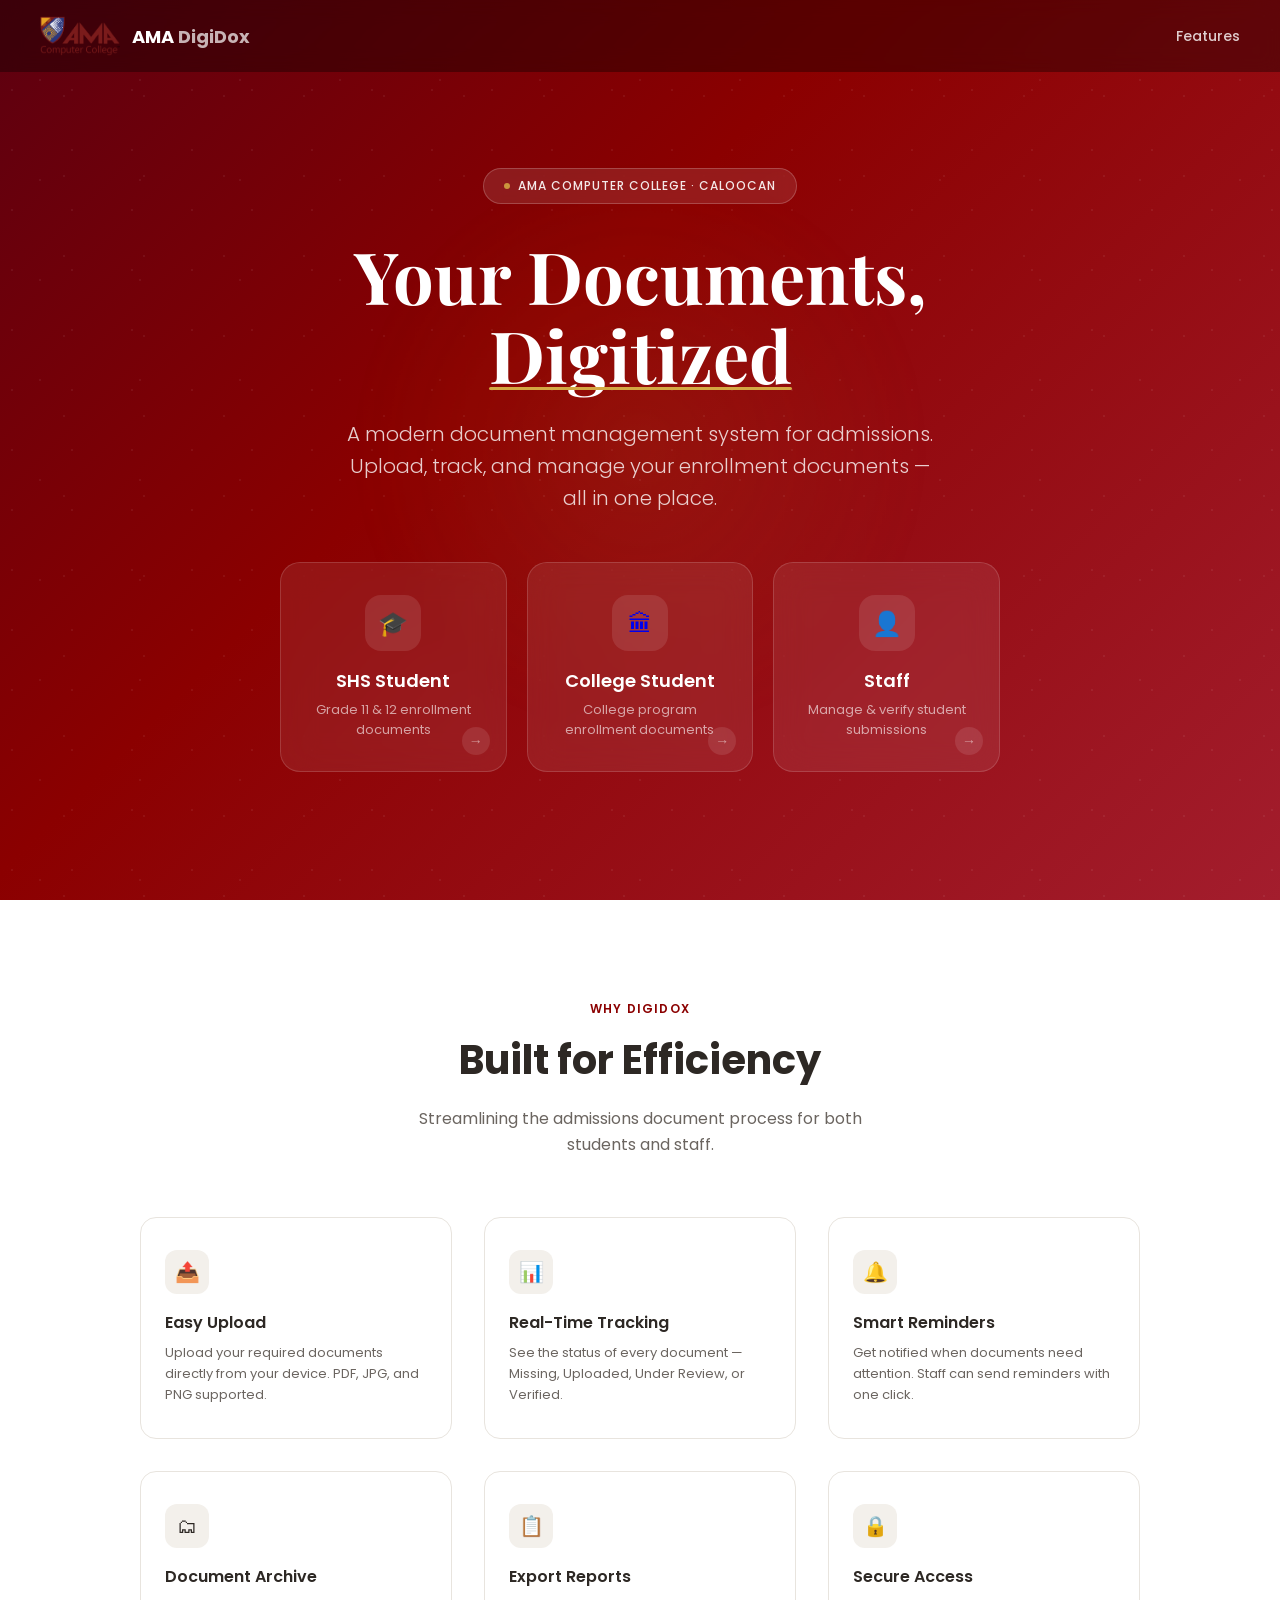
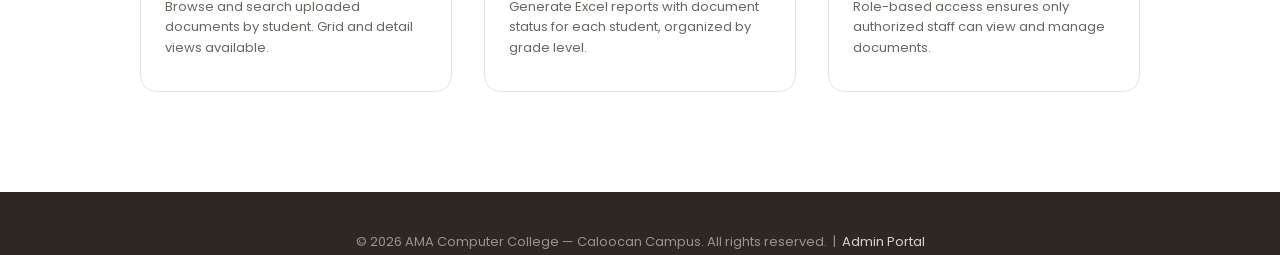
<file: studentportal.html>
<!DOCTYPE html>
<html lang="en">
<head>
<meta charset="UTF-8">
<meta name="viewport" content="width=device-width, initial-scale=1.0">
<title>Student Portal — AMA DigiDox</title>
<link rel="preconnect" href="https://fonts.googleapis.com">
<link rel="preconnect" href="https://fonts.gstatic.com" crossorigin>
<link href="https://fonts.googleapis.com/css2?family=Poppins:wght@300;400;500;600;700;800&display=swap" rel="stylesheet">
<link rel="stylesheet" href="style.css">
<style>
/* ── Reset & Base ── */
*, *::before, *::after { box-sizing: border-box; margin: 0; padding: 0; }

:root {
  --maroon: #8B0000;
  --maroon2: #a01010;
  --maroon3: #c04040;
  --maroon-light: rgba(139,0,0,0.08);
  --maroon-glow: rgba(139,0,0,0.15);

  --sidebar-w: 240px;
  --header-h: 64px;
  --bottom-nav-h: 64px;

  --surface: #fff;
  --surface2: #f6f4f4;
  --surface3: #f0eced;
  --border: #e8e0e0;
  --border2: #d8cccc;

  --text: #1a1010;
  --text2: #5a4a4a;
  --text3: #9a8888;

  --green: #16a34a;
  --green-bg: #dcfce7;
  --green-text: #15803d;
  --blue: #2563eb;
  --blue-bg: #dbeafe;
  --blue-text: #1d4ed8;
  --red: #dc2626;
  --red-bg: #fee2e2;
  --red-text: #b91c1c;
  --amber: #d97706;
  --amber-bg: #fef3c7;
  --amber-text: #b45309;

  --radius-sm: 6px;
  --radius-md: 10px;
  --radius-lg: 14px;
  --transition: 0.18s ease;

  --font: 'Poppins', sans-serif;
  --font-display: 'Poppins', sans-serif;

  --shadow-sm: 0 1px 3px rgba(0,0,0,0.06);
  --shadow-md: 0 4px 16px rgba(0,0,0,0.08);
  --shadow-lg: 0 8px 32px rgba(0,0,0,0.12);
}

html, body {
  height: 100%; width: 100%;
  font-family: var(--font);
  background: var(--surface3);
  color: var(--text);
  overflow: hidden;
  max-width: 100vw;
}

* { max-width: 100%; }

/* ── Stats Row ── */

/* ── Sidebar ── */
.sidebar {
  width: var(--sidebar-w);
  flex-shrink: 0;
  background: var(--maroon);
  display: flex;
  flex-direction: column;
  height: 100vh;
  position: relative;
  z-index: 10;
  overflow: hidden;
}

.sidebar::after {
  content: '';
  position: absolute;
  inset: 0;
  background: linear-gradient(160deg, rgba(255,255,255,0.04) 0%, transparent 60%);
  pointer-events: none;
}

.sidebar-brand {
  padding: 20px 20px 16px;
  border-bottom: 1px solid rgba(255,255,255,0.1);
  display: flex;
  align-items: center;
  gap: 12px;
  flex-shrink: 0;
}

.sidebar-logo {
  width: 36px;
  height: 36px;
  object-fit: contain;
  opacity: 0.95;
  filter: brightness(0) invert(1);
}

.sidebar-brand-text h1 {
  font-family: var(--font-display);
  font-size: 16px;
  font-weight: 800;
  color: #fff;
  line-height: 1;
  letter-spacing: -0.01em;
}

.sidebar-brand-text span {
  font-size: 10px;
  color: rgba(255,255,255,0.55);
  font-weight: 400;
  letter-spacing: 0.08em;
  text-transform: uppercase;
}

/* User card in sidebar */
.sidebar-user {
  padding: 16px 20px;
  border-bottom: 1px solid rgba(255,255,255,0.1);
  display: flex;
  align-items: center;
  gap: 12px;
  flex-shrink: 0;
}

.sidebar-avatar {
  width: 40px;
  height: 40px;
  border-radius: 50%;
  background: rgba(255,255,255,0.15);
  border: 1.5px solid rgba(255,255,255,0.3);
  color: #fff;
  display: flex;
  align-items: center;
  justify-content: center;
  font-size: 15px;
  font-weight: 700;
  flex-shrink: 0;
  font-family: var(--font-display);
}

.sidebar-user-info {
  min-width: 0;
}

.sidebar-user-name {
  font-size: 12px;
  font-weight: 600;
  color: #fff;
  white-space: nowrap;
  overflow: hidden;
  text-overflow: ellipsis;
}

.sidebar-user-usn {
  font-size: 10px;
  color: rgba(255,255,255,0.5);
  margin-top: 1px;
}

/* Sidebar Nav */
.sidebar-nav {
  flex: 1;
  padding: 12px 10px;
  display: flex;
  flex-direction: column;
  gap: 2px;
  overflow-y: auto;
}

.nav-item {
  display: flex;
  align-items: center;
  gap: 10px;
  padding: 9px 12px;
  border-radius: var(--radius-sm);
  cursor: pointer;
  color: rgba(255,255,255,0.65);
  font-size: 13px;
  font-weight: 500;
  transition: var(--transition);
  text-decoration: none;
  border: none;
  background: transparent;
  width: 100%;
  font-family: var(--font);
}

.nav-item:hover {
  background: rgba(255,255,255,0.1);
  color: rgba(255,255,255,0.9);
}

.nav-item.active {
  background: rgba(255,255,255,0.18);
  color: #fff;
  font-weight: 600;
}

.nav-icon { font-size: 16px; flex-shrink: 0; }

/* Sidebar footer */
.sidebar-footer {
  padding: 12px 10px;
  border-top: 1px solid rgba(255,255,255,0.1);
  display: flex;
  flex-direction: column;
  gap: 2px;
  flex-shrink: 0;
}

.sidebar-footer .nav-item {
  font-size: 12px;
}

/* ── Main area ── */
.main-area {
  flex: 1;
  display: flex;
  flex-direction: column;
  min-width: 0;
  height: 100vh;
  overflow: hidden;
}

/* Top bar */
.topbar {
  height: var(--header-h);
  background: var(--surface);
  border-bottom: 1px solid var(--border);
  display: flex;
  align-items: center;
  padding: 0 28px;
  gap: 16px;
  flex-shrink: 0;
  box-shadow: var(--shadow-sm);
}

.topbar-title {
  font-family: var(--font-display);
  font-size: 18px;
  font-weight: 700;
  color: var(--text);
  flex: 1;
}

.topbar-subtitle {
  font-size: 11px;
  color: var(--text3);
  margin-top: 1px;
  font-weight: 400;
}

.topbar-actions {
  display: flex;
  align-items: center;
  gap: 10px;
}

/* Mobile header (hidden on desktop) */
.mobile-header {
  display: none;
  height: 56px;
  background: var(--maroon);
  align-items: center;
  padding: 0 16px;
  gap: 12px;
  flex-shrink: 0;
}

.mobile-logo { width: 28px; height: 28px; object-fit: contain; filter: brightness(0) invert(1); opacity: 0.9; }
.mobile-brand { font-family: var(--font-display); font-size: 16px; font-weight: 800; color: #fff; flex: 1; }

/* Scrollable content */
.main-content {
  flex: 1;
  overflow-y: auto;
  overflow-x: hidden;
  padding: 24px 28px 28px;
}

.app-shell {
  display: flex;
  height: 100vh;
  width: 100vw;
  overflow: hidden;
  max-width: 100vw;
}
.stats-row {
  display: grid;
  grid-template-columns: repeat(4, 1fr);
  gap: 14px;
  margin-bottom: 22px;
}

.stat-card {
  background: var(--surface);
  border: 1px solid var(--border);
  border-radius: var(--radius-lg);
  padding: 18px 20px;
  display: flex;
  align-items: center;
  gap: 14px;
  box-shadow: var(--shadow-sm);
  transition: var(--transition);
  animation: fadeUp 0.4s ease both;
}

.stat-card:hover { box-shadow: var(--shadow-md); transform: translateY(-1px); }

.stat-icon-wrap {
  width: 44px;
  height: 44px;
  border-radius: var(--radius-md);
  display: flex;
  align-items: center;
  justify-content: center;
  font-size: 20px;
  flex-shrink: 0;
}

.stat-icon-wrap.total { background: #f3f0f0; }
.stat-icon-wrap.uploaded { background: var(--green-bg); }
.stat-icon-wrap.reviewing { background: var(--blue-bg); }
.stat-icon-wrap.missing { background: var(--red-bg); }

.stat-value { font-size: 26px; font-weight: 700; font-family: var(--font-display); line-height: 1; }
.stat-value.total { color: var(--maroon); }
.stat-value.uploaded { color: var(--green); }
.stat-value.reviewing { color: var(--blue); }
.stat-value.missing { color: var(--red); }
.stat-label { font-size: 11px; color: var(--text3); text-transform: uppercase; letter-spacing: 0.06em; margin-top: 3px; font-weight: 500; }

/* ── Content Grid ── */
.content-grid {
  display: grid;
  grid-template-columns: 1fr 280px;
  gap: 20px;
  align-items: start;
}

/* ── Card ── */
.card {
  background: var(--surface);
  border: 1px solid var(--border);
  border-radius: var(--radius-lg);
  box-shadow: var(--shadow-sm);
  overflow: hidden;
  animation: fadeUp 0.4s ease both;
}

.card-header {
  padding: 16px 20px;
  border-bottom: 1px solid var(--border);
  display: flex;
  align-items: center;
  justify-content: space-between;
  gap: 12px;
}

.card-title {
  font-size: 14px;
  font-weight: 600;
  color: var(--text);
  font-family: var(--font-display);
}

.card-body { padding: 20px; }
.card-body.no-pad { padding: 0; }

/* ── Progress Bar ── */
.progress-wrap { padding: 16px 20px; }
.progress-meta { display: flex; justify-content: space-between; margin-bottom: 8px; }
.progress-label { font-size: 12px; font-weight: 500; color: var(--text2); }
.progress-pct { font-size: 12px; font-weight: 700; color: var(--maroon); }
.progress-track { height: 8px; background: var(--surface2); border-radius: 4px; overflow: hidden; }
.progress-fill { height: 100%; background: linear-gradient(90deg, var(--maroon), var(--maroon3)); border-radius: 4px; transition: width 0.7s cubic-bezier(0.4,0,0.2,1); }

/* ── Filter Tabs ── */
.filter-row {
  display: flex;
  gap: 6px;
  padding: 14px 20px 0;
  flex-wrap: wrap;
}

@media (max-width: 768px) {
  .filter-row {
    gap: 5px;
    padding: 12px 14px 0;
  }
  .filter-btn {
    font-size: 10.5px;
    padding: 5px 11px;
  }
}

.filter-btn {
  padding: 5px 12px;
  border-radius: 20px;
  border: 1px solid var(--border);
  background: var(--surface);
  font-family: var(--font);
  font-size: 11px;
  font-weight: 500;
  cursor: pointer;
  color: var(--text2);
  transition: var(--transition);
  white-space: nowrap;
  flex-shrink: 0;
}

.filter-btn:hover { border-color: var(--maroon); color: var(--maroon); }
.filter-btn.active { background: var(--maroon); border-color: var(--maroon); color: #fff; }

/* ── Doc List ── */
.doc-list { padding: 10px 12px 14px; display: flex; flex-direction: column; gap: 5px; }

.doc-item {
  display: flex;
  align-items: center;
  gap: 12px;
  padding: 10px 12px;
  border-radius: var(--radius-md);
  border: 1px solid var(--border);
  background: var(--surface);
  transition: var(--transition);
}

.doc-item:hover { border-color: var(--maroon3); background: #fdf9f9; }

.doc-icon { font-size: 18px; flex-shrink: 0; }
.doc-name { flex: 1; font-size: 12.5px; font-weight: 500; color: var(--text); overflow: hidden; text-overflow: ellipsis; white-space: nowrap; }

.doc-badge {
  font-size: 9.5px;
  font-weight: 600;
  padding: 3px 9px;
  border-radius: 20px;
  white-space: nowrap;
  flex-shrink: 0;
  letter-spacing: 0.02em;
}

.doc-badge.uploaded { background: var(--green-bg); color: var(--green-text); }
.doc-badge.reviewing { background: var(--blue-bg); color: var(--blue-text); }
.doc-badge.missing { background: var(--red-bg); color: var(--red-text); }
.doc-badge.expired { background: var(--amber-bg); color: var(--amber-text); }

.doc-actions { display: flex; gap: 4px; flex-shrink: 0; }

.mini-btn {
  padding: 4px 9px;
  border-radius: var(--radius-sm);
  border: 1px solid var(--border);
  background: var(--surface2);
  font-size: 10px;
  cursor: pointer;
  color: var(--text2);
  font-family: var(--font);
  transition: var(--transition);
  white-space: nowrap;
}
.mini-btn:hover { background: var(--maroon); color: #fff; border-color: var(--maroon); }
.mini-btn.danger:hover { background: var(--red); border-color: var(--red); }

/* ── Right Panel ── */
.right-panel { display: flex; flex-direction: column; gap: 16px; }

/* Welcome card */
.welcome-card {
  background: var(--maroon);
  border-radius: var(--radius-lg);
  padding: 20px;
  position: relative;
  overflow: hidden;
  box-shadow: var(--shadow-md);
  animation: fadeUp 0.4s ease both;
}

.welcome-card::before {
  content: '';
  position: absolute;
  top: -30px; right: -30px;
  width: 120px; height: 120px;
  border-radius: 50%;
  background: rgba(255,255,255,0.06);
}

.welcome-card::after {
  content: '';
  position: absolute;
  bottom: -20px; left: -20px;
  width: 80px; height: 80px;
  border-radius: 50%;
  background: rgba(255,255,255,0.04);
}

.welcome-avatar {
  width: 52px; height: 52px;
  border-radius: 50%;
  background: rgba(255,255,255,0.18);
  border: 2px solid rgba(255,255,255,0.3);
  color: #fff;
  display: flex;
  align-items: center;
  justify-content: center;
  font-size: 20px;
  font-weight: 700;
  margin-bottom: 12px;
  font-family: var(--font-display);
  position: relative;
  z-index: 1;
}

.welcome-name {
  font-family: var(--font-display);
  font-size: 15px;
  font-weight: 700;
  color: #fff;
  position: relative; z-index: 1;
  margin-bottom: 3px;
}

.welcome-sub {
  font-size: 10.5px;
  color: rgba(255,255,255,0.6);
  position: relative; z-index: 1;
}

/* Upload CTA */
.upload-cta {
  background: var(--surface);
  border: 1px solid var(--border);
  border-radius: var(--radius-lg);
  padding: 18px 20px;
  display: flex;
  flex-direction: column;
  gap: 12px;
  box-shadow: var(--shadow-sm);
  animation: fadeUp 0.4s ease both;
}

.upload-cta-title {
  font-size: 13px;
  font-weight: 600;
  color: var(--text);
}

.upload-cta-desc {
  font-size: 11px;
  color: var(--text3);
  line-height: 1.5;
}

/* ── Buttons ── */
.btn {
  display: inline-flex;
  align-items: center;
  gap: 6px;
  padding: 8px 16px;
  border-radius: var(--radius-sm);
  font-family: var(--font);
  font-size: 12px;
  font-weight: 600;
  cursor: pointer;
  transition: var(--transition);
  border: none;
  text-decoration: none;
}

.btn-primary {
  background: var(--maroon);
  color: #fff;
}
.btn-primary:hover { background: var(--maroon2); box-shadow: 0 2px 8px var(--maroon-glow); }

.btn-outline {
  background: transparent;
  color: #fff;
  border: 1px solid rgba(255,255,255,0.35);
}
.btn-outline:hover { background: rgba(255,255,255,0.12); }

.btn-ghost {
  background: transparent;
  color: var(--text2);
  border: 1px solid var(--border);
}
.btn-ghost:hover { border-color: var(--maroon); color: var(--maroon); background: var(--maroon-light); }

.btn-full { width: 100%; justify-content: center; }

/* ── Mobile Bottom Nav ── */
.mobile-nav {
  display: none;
  position: fixed;
  bottom: 0; left: 0; right: 0;
  height: var(--bottom-nav-h);
  background: var(--surface);
  border-top: 1px solid var(--border);
  z-index: 100;
  box-shadow: 0 -2px 16px rgba(0,0,0,0.06);
}

.mobile-nav-inner {
  display: flex;
  height: 100%;
}

.mobile-nav-item {
  flex: 1;
  display: flex;
  flex-direction: column;
  align-items: center;
  justify-content: center;
  gap: 3px;
  cursor: pointer;
  background: transparent;
  border: none;
  font-family: var(--font);
  color: var(--text3);
  transition: var(--transition);
}

.mobile-nav-item.active { color: var(--maroon); }
.mobile-nav-item-icon { font-size: 18px; }
.mobile-nav-item-label { font-size: 9px; font-weight: 600; letter-spacing: 0.03em; text-transform: uppercase; }

/* ── Empty state ── */
.empty-state {
  text-align: center;
  padding: 40px 20px;
  color: var(--text3);
}
.empty-state .es-icon { font-size: 32px; margin-bottom: 10px; }
.empty-state .es-text { font-size: 12px; }

/* ── Loading ── */
.loading-state {
  display: flex;
  flex-direction: column;
  align-items: center;
  justify-content: center;
  padding: 60px 20px;
  color: var(--text3);
}
.loading-spinner {
  width: 28px; height: 28px;
  border: 2.5px solid var(--border);
  border-top-color: var(--maroon);
  border-radius: 50%;
  animation: spin 0.8s linear infinite;
  margin-bottom: 14px;
}

/* ── Animations ── */
@keyframes fadeUp {
  from { opacity: 0; transform: translateY(10px); }
  to { opacity: 1; transform: translateY(0); }
}

@keyframes spin {
  to { transform: rotate(360deg); }
}

/* ── Responsive ── */
@media (max-width: 1100px) {
  .content-grid { grid-template-columns: 1fr; }
  .right-panel { display: grid; grid-template-columns: 1fr 1fr; }
}

@media (max-width: 900px) {
  .stats-row { grid-template-columns: repeat(2, 1fr); }
}

@media (max-width: 768px) {
  .sidebar { display: none; }
  .mobile-header { display: flex; }
  .mobile-nav { display: block; }
  .main-content { padding: 16px 14px calc(var(--bottom-nav-h) + 16px); overflow-x: hidden; }
  .topbar { display: none; }
  .main-area { height: calc(100vh); }
  .stats-row { gap: 10px; }
  .stat-card { padding: 14px 14px; gap: 10px; }
  .stat-icon-wrap { width: 36px; height: 36px; font-size: 16px; }
  .stat-value { font-size: 22px; }
  .right-panel { display: flex; flex-direction: column; }
  .content-grid { gap: 14px; grid-template-columns: 1fr !important; }
  .doc-item { flex-wrap: wrap; }
  .doc-name { min-width: 0; flex-basis: 60%; }
  .doc-actions { flex-wrap: wrap; }
}

@media (max-width: 480px) {
  .stats-row { grid-template-columns: repeat(2, 1fr); gap: 8px; }
  .stat-card { padding: 12px; gap: 8px; }
  .stat-value { font-size: 20px; }
  .stat-label { font-size: 9px; }
  .main-content { padding: 12px 12px calc(var(--bottom-nav-h) + 12px); }
  .doc-item { gap: 8px; padding: 9px 10px; }
  .doc-name { font-size: 11.5px; }
}

.overview-grid { grid-template-columns: 1fr 1fr !important; }

@media (max-width: 768px) {
  .overview-grid { grid-template-columns: 1fr !important; }
}

/* ── Mobile Welcome Banner ── */
.mobile-welcome-banner {
  display: none;
  background: var(--maroon);
  border-radius: var(--radius-lg);
  padding: 14px 16px;
  margin-bottom: 16px;
  align-items: center;
  gap: 12px;
  position: relative;
  overflow: hidden;
  animation: fadeUp 0.3s ease both;
}
.mobile-welcome-banner::after {
  content: '';
  position: absolute;
  top: -24px; right: -24px;
  width: 80px; height: 80px;
  border-radius: 50%;
  background: rgba(255,255,255,0.06);
  pointer-events: none;
}
.mwb-avatar {
  width: 40px; height: 40px; flex-shrink: 0;
  border-radius: 50%;
  background: rgba(255,255,255,0.18);
  border: 1.5px solid rgba(255,255,255,0.3);
  color: #fff;
  display: flex; align-items: center; justify-content: center;
  font-size: 15px; font-weight: 700;
  font-family: var(--font-display);
}
.mwb-info { min-width: 0; }
.mwb-name { font-family: var(--font-display); font-size: 14px; font-weight: 700; color: #fff; white-space: nowrap; overflow: hidden; text-overflow: ellipsis; }
.mwb-sub { font-size: 10px; color: rgba(255,255,255,0.6); margin-top: 1px; }

@media (max-width: 768px) {
  .mobile-welcome-banner { display: flex; }
  .welcome-card { display: none; }
}

/* ── Gmail Link Modal ── */
.gmail-overlay {
  position: fixed;
  inset: 0;
  background: rgba(0,0,0,0.6);
  display: flex;
  align-items: center;
  justify-content: center;
  z-index: 3000;
  backdrop-filter: blur(6px);
  padding: 16px;
  animation: fadeIn 0.3s ease;
}

.gmail-modal {
  background: #fff;
  border-radius: 16px;
  width: 520px;
  max-width: 100%;
  overflow: hidden;
  box-shadow: 0 24px 64px rgba(0,0,0,0.25);
  animation: scaleIn 0.35s cubic-bezier(0.34, 1.56, 0.64, 1);
}

.gmail-header {
  padding: 20px 24px;
  background: linear-gradient(135deg, var(--maroon) 0%, #a01010 100%);
  display: flex;
  align-items: center;
  justify-content: space-between;
  gap: 12px;
}

.gmail-header-text h3 {
  font-size: 16px;
  font-weight: 700;
  color: #fff;
  font-family: var(--font-display);
  margin: 0;
}

.gmail-header-text p {
  font-size: 11px;
  color: rgba(255,255,255,0.75);
  margin-top: 2px;
  font-weight: 400;
}

.gmail-close {
  width: 32px;
  height: 32px;
  border: none;
  background: rgba(255,255,255,0.15);
  border-radius: 8px;
  font-size: 18px;
  color: #fff;
  cursor: pointer;
  display: flex;
  align-items: center;
  justify-content: center;
  transition: var(--transition);
  flex-shrink: 0;
}

.gmail-close:hover {
  background: rgba(255,255,255,0.25);
}

.gmail-body {
  padding: 24px;
}

.gmail-icon {
  font-size: 48px;
  text-align: center;
  margin-bottom: 16px;
}

.gmail-title {
  font-size: 15px;
  font-weight: 600;
  color: var(--text);
  font-family: var(--font-display);
  margin-bottom: 8px;
  text-align: center;
}

.gmail-description {
  font-size: 12px;
  color: var(--text2);
  line-height: 1.6;
  margin-bottom: 20px;
  text-align: center;
}

.gmail-input-group {
  margin-bottom: 20px;
}

.gmail-input-group label {
  display: block;
  font-size: 10px;
  font-weight: 600;
  color: var(--text3);
  text-transform: uppercase;
  letter-spacing: 0.06em;
  margin-bottom: 5px;
}

.gmail-input-group input {
  width: 100%;
  padding: 10px 12px;
  border: 1px solid var(--border);
  border-radius: 8px;
  font-size: 13px;
  outline: none;
  font-family: var(--font);
  transition: var(--transition);
}

.gmail-input-group input:focus {
  border-color: var(--maroon);
  box-shadow: 0 0 0 3px var(--maroon-light);
}

.gmail-error {
  display: none;
  margin-top: 8px;
  padding: 8px 12px;
  background: var(--red-bg);
  border-radius: 6px;
  font-size: 11px;
  color: var(--red-text);
}

.gmail-actions {
  display: flex;
  gap: 10px;
  justify-content: center;
}

.gmail-btn-primary {
  padding: 10px 24px;
  border-radius: 8px;
  border: none;
  background: var(--maroon);
  color: #fff;
  font-size: 13px;
  font-weight: 600;
  cursor: pointer;
  font-family: var(--font);
  transition: var(--transition);
}

.gmail-btn-primary:hover {
  background: var(--maroon2);
  box-shadow: 0 4px 12px var(--maroon-glow);
}

.gmail-btn-primary:disabled {
  opacity: 0.5;
  cursor: not-allowed;
}

.gmail-btn-secondary {
  padding: 10px 24px;
  border-radius: 8px;
  border: 1px solid var(--border);
  background: #fff;
  color: var(--text2);
  font-size: 13px;
  font-weight: 500;
  cursor: pointer;
  font-family: var(--font);
  transition: var(--transition);
}

.gmail-btn-secondary:hover {
  border-color: var(--text3);
  color: var(--text);
}

/* ── Survey Modal ── */
.survey-overlay {
  position: fixed;
  inset: 0;
  background: rgba(0,0,0,0.6);
  display: flex;
  align-items: center;
  justify-content: center;
  z-index: 3000;
  backdrop-filter: blur(6px);
  padding: 16px;
  animation: fadeIn 0.3s ease;
}

.survey-modal {
  background: #fff;
  border-radius: 16px;
  width: 520px;
  max-width: 100%;
  overflow: hidden;
  box-shadow: 0 24px 64px rgba(0,0,0,0.25);
  animation: scaleIn 0.35s cubic-bezier(0.34, 1.56, 0.64, 1);
}

.survey-header {
  padding: 20px 24px;
  background: linear-gradient(135deg, var(--maroon) 0%, #a01010 100%);
  display: flex;
  align-items: center;
  justify-content: space-between;
  gap: 12px;
}

.survey-header-text h3 {
  font-size: 16px;
  font-weight: 700;
  color: #fff;
  font-family: var(--font-display);
  margin: 0;
}

.survey-header-text p {
  font-size: 11px;
  color: rgba(255,255,255,0.75);
  margin-top: 2px;
  font-weight: 400;
}

.survey-close {
  width: 32px;
  height: 32px;
  border: none;
  background: rgba(255,255,255,0.15);
  border-radius: 8px;
  font-size: 18px;
  color: #fff;
  cursor: pointer;
  display: flex;
  align-items: center;
  justify-content: center;
  transition: var(--transition);
  flex-shrink: 0;
}

.survey-close:hover {
  background: rgba(255,255,255,0.25);
}

.survey-body {
  padding: 24px;
  text-align: center;
}

.survey-icon {
  font-size: 48px;
  margin-bottom: 16px;
}

.survey-title {
  font-size: 15px;
  font-weight: 600;
  color: var(--text);
  font-family: var(--font-display);
  margin-bottom: 8px;
}

.survey-description {
  font-size: 12px;
  color: var(--text2);
  line-height: 1.6;
  margin-bottom: 20px;
}

.survey-actions {
  display: flex;
  gap: 10px;
  justify-content: center;
}

.survey-btn-primary {
  padding: 10px 24px;
  border-radius: 8px;
  border: none;
  background: var(--maroon);
  color: #fff;
  font-size: 13px;
  font-weight: 600;
  cursor: pointer;
  font-family: var(--font);
  transition: var(--transition);
}

.survey-btn-primary:hover {
  background: var(--maroon2);
  box-shadow: 0 4px 12px var(--maroon-glow);
}

.survey-btn-secondary {
  padding: 10px 24px;
  border-radius: 8px;
  border: 1px solid var(--border);
  background: #fff;
  color: var(--text2);
  font-size: 13px;
  font-weight: 500;
  cursor: pointer;
  font-family: var(--font);
  transition: var(--transition);
}

.survey-btn-secondary:hover {
  border-color: var(--text3);
  color: var(--text);
}

@keyframes fadeIn {
  from { opacity: 0; }
  to { opacity: 1; }
}

@keyframes scaleIn {
  from { opacity: 0; transform: scale(0.9); }
  to { opacity: 1; transform: scale(1); }
}

@media (max-width: 480px) {
  .survey-modal {
    width: 100%;
    border-radius: 12px;
  }
  .survey-header {
    padding: 16px 18px;
  }
  .survey-body {
    padding: 20px 18px;
  }
  .survey-actions {
    flex-direction: column;
  }
  .survey-btn-primary,
  .survey-btn-secondary {
    width: 100%;
  }
}

/* ── Other docs section label ── */
.section-label {
  font-size: 11px;
  font-weight: 600;
  color: var(--text3);
  text-transform: uppercase;
  letter-spacing: 0.08em;
  padding: 10px 20px 2px;
}

.count-badge {
  font-size: 10px;
  background: var(--surface2);
  color: var(--text3);
  padding: 2px 7px;
  border-radius: 10px;
  font-weight: 500;
}

/* ── Upload btn in card header ── */
.card-header-actions { display: flex; align-items: center; gap: 8px; }
</style>
</head>
<body>

<div class="app-shell">

  <!-- ── Sidebar (desktop) ── -->
  <aside class="sidebar">
    <div class="sidebar-brand">
      <img src="AMALogo.png" alt="AMA" class="sidebar-logo">
      <div class="sidebar-brand-text">
        <h1>DigiDox</h1>
        <span>Student Portal</span>
      </div>
    </div>

    <div class="sidebar-user" id="sidebar-user-info">
      <div class="sidebar-avatar" id="sidebar-initials">--</div>
      <div class="sidebar-user-info">
        <div class="sidebar-user-name" id="sidebar-name">Loading…</div>
        <div class="sidebar-user-usn" id="sidebar-usn"></div>
      </div>
    </div>

    <nav class="sidebar-nav">
      <button class="nav-item active" onclick="showView('documents')">
        <span class="nav-icon">📄</span> My Documents
      </button>
      <button class="nav-item" onclick="showView('overview')">
        <span class="nav-icon">📊</span> Overview
      </button>
    </nav>

    <div class="sidebar-footer">
      <button class="nav-item" onclick="openChangePasswordModal()">
        <span class="nav-icon">🔑</span> Change Password
      </button>
      <button class="nav-item" onclick="logout()">
        <span class="nav-icon">🚪</span> Sign Out
      </button>
    </div>
  </aside>

  <!-- ── Main ── -->
  <div class="main-area">

    <!-- Mobile header -->
    <div class="mobile-header">
      <img src="AMALogo.png" alt="AMA" class="mobile-logo">
      <span class="mobile-brand">DigiDox</span>
      <button class="btn btn-outline" style="padding:6px 12px;font-size:11px;" onclick="openChangePasswordModal()">🔑</button>
      <button class="btn btn-outline" style="padding:6px 12px;font-size:11px;" onclick="logout()">Sign Out</button>
    </div>

    <!-- Top bar (desktop) -->
    <div class="topbar">
      <div style="flex:1;display:flex;align-items:center;gap:14px;">
        <img src="AMALogo.png" alt="AMA" style="width:56px;height:56px;object-fit:contain;flex-shrink:0;">
        <div>
          <div class="topbar-title" id="topbar-title">My Documents</div>
          <div class="topbar-subtitle" id="topbar-student-info">Loading…</div>
        </div>
      </div>
      <div class="topbar-actions">
        <button class="btn btn-ghost" onclick="openChangePasswordModal()">🔑 Change Password</button>
        <button class="btn btn-primary" onclick="openStudentUploadModal()">+ Upload Document</button>
      </div>
    </div>

    <!-- Scrollable content -->
    <main class="main-content" id="main-content">
      <div class="loading-state">
        <div class="loading-spinner"></div>
        <div style="font-size:13px;">Loading your portal…</div>
      </div>
    </main>

  </div>

</div>

<!-- Mobile Bottom Nav -->
<nav class="mobile-nav">
  <div class="mobile-nav-inner">
    <button class="mobile-nav-item active" id="mnav-docs" onclick="showView('documents')">
      <span class="mobile-nav-item-icon">📄</span>
      <span class="mobile-nav-item-label">Documents</span>
    </button>
    <button class="mobile-nav-item" id="mnav-overview" onclick="showView('overview')">
      <span class="mobile-nav-item-icon">📊</span>
      <span class="mobile-nav-item-label">Overview</span>
    </button>
    <button class="mobile-nav-item" onclick="openStudentUploadModal()">
      <span class="mobile-nav-item-icon">⬆️</span>
      <span class="mobile-nav-item-label">Upload</span>
    </button>
    <button class="mobile-nav-item" onclick="logout()">
      <span class="mobile-nav-item-icon">🚪</span>
      <span class="mobile-nav-item-label">Sign Out</span>
    </button>
  </div>
</nav>

<script>
let studentData = null;
let allDocs = [];
let stuFile = null;
let currentFilter = 'all';
let currentView = 'documents';

// ── Init ──
async function init() {
  try {
    const meRes = await fetch('api/auth.php?action=me', { credentials: 'include' });
    const meJson = await meRes.json();
    if (!meJson.success || meJson.role !== 'student') { window.location.href = 'index.html'; return; }
    studentData = meJson;

    const res2 = await fetch('api/index.php?action=student&id=' + studentData.id, { credentials: 'include' });
    const studentJson = await res2.json();
    if (!studentJson.success) throw new Error(studentJson.message);
    studentData.grade = studentJson.student.grade;
  } catch (e) { window.location.href = 'index.html'; return; }

  try {
    const res = await fetch(`api/index.php?action=student&id=${studentData.id}`, { credentials: 'include' });
    const json = await res.json();
    if (!json.success) throw new Error(json.message);
    allDocs = json.student.docs || [];
    renderPortal(json.student);

    // Check if student has Gmail and show Gmail popup first, then survey
    const hasGmail = isGmail(studentData.email);

    if (!hasGmail) {
      // Show Gmail popup first
      setTimeout(() => showGmailLinkModal(), 800);
    } else {
      // Show survey popup if they have Gmail
      setTimeout(() => showSurveyModal(), 1500);
    }
  } catch (e) {
    document.getElementById('main-content').innerHTML = `<div class="loading-state"><div style="font-size:32px;margin-bottom:12px;">⚠️</div><div>Failed to load: ${e.message}</div></div>`;
  }
}

// ── Gmail Check Helper ──
function isGmail(email) {
  if (!email || email.trim() === '') return false;
  return email.toLowerCase().trim().endsWith('@gmail.com');
}

// ── Gmail Link Modal ──
function showGmailLinkModal() {
  const overlay = document.createElement('div');
  overlay.className = 'gmail-overlay';
  overlay.onclick = (e) => { if (e.target === overlay) overlay.remove(); };

  overlay.innerHTML = `
    <div class="gmail-modal">
      <div class="gmail-header">
        <div class="gmail-header-text">
          <h3>📧 Link Your Gmail Account</h3>
          <p>Required for account verification</p>
        </div>
        <button class="gmail-close" onclick="this.closest('.gmail-overlay').remove()">&times;</button>
      </div>
      <div class="gmail-body">
        <div class="gmail-icon">🎓</div>
        <div class="gmail-title">Connect Your Gmail Address</div>
        <div class="gmail-description">
          We noticed your account doesn't have a Gmail address linked. 
          Please provide your Gmail address to ensure you receive important notifications and updates about your documents.
        </div>
        <div class="gmail-input-group">
          <label for="gmail-input">Gmail Address</label>
          <input type="email" id="gmail-input" placeholder="yourname@gmail.com" autocomplete="email">
          <div class="gmail-error" id="gmail-error"></div>
        </div>
        <div class="gmail-actions">
          <button class="gmail-btn-secondary" onclick="skipGmailLink()">Skip for Now</button>
          <button class="gmail-btn-primary" id="gmail-submit-btn" onclick="submitGmailLink()">Link Gmail</button>
        </div>
      </div>
    </div>
  `;

  document.body.appendChild(overlay);
  
  // Auto-focus the input
  setTimeout(() => {
    const input = document.getElementById('gmail-input');
    if (input) input.focus();
  }, 100);
}

async function submitGmailLink() {
  const gmailInput = document.getElementById('gmail-input');
  const errorEl = document.getElementById('gmail-error');
  const submitBtn = document.getElementById('gmail-submit-btn');
  
  if (!gmailInput || !errorEl) return;
  
  const gmail = gmailInput.value.trim();
  
  // Validation
  if (!gmail) {
    errorEl.textContent = 'Please enter your Gmail address';
    errorEl.style.display = 'block';
    return;
  }
  
  if (!gmail.toLowerCase().endsWith('@gmail.com')) {
    errorEl.textContent = 'Please enter a valid Gmail address (ending with @gmail.com)';
    errorEl.style.display = 'block';
    return;
  }
  
  if (!/^[^\s@]+@[^\s@]+\.[^\s@]+$/.test(gmail)) {
    errorEl.textContent = 'Please enter a valid email address';
    errorEl.style.display = 'block';
    return;
  }
  
  // Submit
  submitBtn.disabled = true;
  submitBtn.textContent = 'Linking...';
  errorEl.style.display = 'none';
  
  try {
    const res = await fetch('api/update_gmail.php', {
      method: 'POST',
      headers: {'Content-Type': 'application/json'},
      body: JSON.stringify({ gmail: gmail }),
      credentials: 'include'
    });
    
    const json = await res.json();
    
    if (!json.success) {
      throw new Error(json.message || 'Failed to update Gmail');
    }
    
    // Update local student data
    studentData.gmail = gmail;
    
    // Close modal
    document.querySelector('.gmail-overlay')?.remove();

    // Show success message
    showToast('✓ Gmail linked successfully!');

    // Now show survey
    setTimeout(() => showSurveyModal(), 1000);

  } catch (e) {
    errorEl.textContent = e.message;
    errorEl.style.display = 'block';
    submitBtn.disabled = false;
    submitBtn.textContent = 'Link Gmail';
  }
}

function skipGmailLink() {
  document.querySelector('.gmail-overlay')?.remove();

  // Show survey after skipping
  setTimeout(() => showSurveyModal(), 500);
}

// ── Survey Modal ──
function showSurveyModal() {
  const overlay = document.createElement('div');
  overlay.className = 'survey-overlay';
  overlay.onclick = (e) => { if (e.target === overlay) overlay.remove(); };
  
  overlay.innerHTML = `
    <div class="survey-modal">
      <div class="survey-header">
        <div class="survey-header-text">
          <h3>📝 Student Feedback Survey</h3>
          <p>Help us improve your experience</p>
        </div>
        <button class="survey-close" onclick="this.closest('.survey-overlay').remove()">&times;</button>
      </div>
      <div class="survey-body">
        <div class="survey-icon">🎓</div>
        <div class="survey-title">We Value Your Feedback!</div>
        <div class="survey-description">
          Please take a few minutes to complete our student feedback survey. 
          Your responses help us improve the AMA DigiDox system and provide better services for all students.
        </div>
        <div class="survey-actions">
          <button class="survey-btn-primary" onclick="openSurveyForm()">📋 Take Survey</button>
          <button class="survey-btn-secondary" onclick="this.closest('.survey-overlay').remove()">Later</button>
        </div>
      </div>
    </div>
  `;
  
  document.body.appendChild(overlay);
}

function openSurveyForm() {
  window.open('https://docs.google.com/forms/d/e/1FAIpQLSfHQNhC4wCpEgfk0jMmknPyrIz3-yxaWobC0RtjhlBrWveYqg/viewform', '_blank');
  document.querySelector('.survey-overlay')?.remove();
  showToast('Thank you! Survey opened in a new tab.');
}

// ── View switcher ──
function showView(view) {
  currentView = view;
  document.querySelectorAll('.nav-item').forEach(n => n.classList.remove('active'));
  document.querySelectorAll('.mobile-nav-item').forEach(n => n.classList.remove('active'));

  if (view === 'documents') {
    document.querySelectorAll('.nav-item')[0]?.classList.add('active');
    document.getElementById('mnav-docs')?.classList.add('active');
    document.getElementById('topbar-title').textContent = 'My Documents';
    renderDocumentsView();
  } else {
    document.querySelectorAll('.nav-item')[1]?.classList.add('active');
    document.getElementById('mnav-overview')?.classList.add('active');
    document.getElementById('topbar-title').textContent = 'Overview';
    renderOverviewView();
  }
}

// ── renderPortal ──
function renderPortal(student) {
  const initials = studentData.name.split(' ').map(w => w[0]).join('').slice(0, 2);
  document.getElementById('sidebar-initials').textContent = initials;
  document.getElementById('sidebar-name').textContent = studentData.name;
  document.getElementById('sidebar-usn').textContent = studentData.usn;
  document.getElementById('topbar-student-info').textContent = `${studentData.usn} · ${studentData.email}`;
  window._mainDocs = allDocs.filter(d => d.doc_type !== 'Other');
  window._otherDocs = allDocs.filter(d => d.doc_type === 'Other');
  showView('documents');
}

// ── Documents View ──
function renderDocumentsView() {
  const mainDocs = window._mainDocs || [];
  const otherDocs = window._otherDocs || [];
  const allDone = mainDocs.filter(d => d.status === 'uploaded').length;
  const reviewing = mainDocs.filter(d => d.status === 'reviewing').length;
  const missingCount = mainDocs.filter(d => d.status === 'missing' || d.status === 'expired').length;
  const otherCount = otherDocs.filter(d => d.status === 'uploaded' || d.status === 'reviewing').length;
  const reqMain = mainDocs.filter(d => d.is_required);
  const totalRequired = reqMain.length;
  const uploadedRequired = reqMain.filter(d => d.status === 'uploaded').length;
  const pct = totalRequired > 0 ? Math.round(uploadedRequired / totalRequired * 100) : 0;
  const initials = studentData.name.split(' ').map(w => w[0]).join('').slice(0, 2);

  const initials2 = studentData.name.split(' ').map(w => w[0]).join('').slice(0, 2);

  document.getElementById('main-content').innerHTML = `
    <div class="mobile-welcome-banner">
      <div class="mwb-avatar">${initials2}</div>
      <div class="mwb-info">
        <div class="mwb-name">Welcome, ${studentData.name.split(' ')[0]}!</div>
        <div class="mwb-sub">USN: ${studentData.usn} · ${studentData.email}</div>
      </div>
    </div>
    <div class="stats-row">
      <div class="stat-card" style="animation-delay:0.05s">
        <div class="stat-icon-wrap total">📋</div>
        <div>
          <div class="stat-value total">${mainDocs.length}</div>
          <div class="stat-label">Total Docs</div>
        </div>
      </div>
      <div class="stat-card" style="animation-delay:0.1s">
        <div class="stat-icon-wrap uploaded">✅</div>
        <div>
          <div class="stat-value uploaded">${allDone}</div>
          <div class="stat-label">Uploaded</div>
        </div>
      </div>
      <div class="stat-card" style="animation-delay:0.15s">
        <div class="stat-icon-wrap reviewing">🔍</div>
        <div>
          <div class="stat-value reviewing">${reviewing}</div>
          <div class="stat-label">Under Review</div>
        </div>
      </div>
      <div class="stat-card" style="animation-delay:0.2s">
        <div class="stat-icon-wrap missing">⚠️</div>
        <div>
          <div class="stat-value missing">${missingCount}</div>
          <div class="stat-label">Missing</div>
        </div>
      </div>
    </div>

    <div class="content-grid">
      <!-- Left: Doc list -->
      <div>
        <div class="card" style="animation-delay:0.25s">
          <div class="card-header">
            <div class="card-title">Documents</div>
            <div class="card-header-actions">
              <button class="btn btn-primary" style="padding:6px 14px;font-size:11px;" onclick="openStudentUploadModal()">+ Upload</button>
            </div>
          </div>
          <div class="filter-row">
            <button class="filter-btn active" data-filter="all" onclick="filterDocs('all')">All (${mainDocs.length})</button>
            <button class="filter-btn" data-filter="uploaded" onclick="filterDocs('uploaded')">Uploaded (${allDone})</button>
            <button class="filter-btn" data-filter="reviewing" onclick="filterDocs('reviewing')">Under Review (${reviewing})</button>
            <button class="filter-btn" data-filter="missing" onclick="filterDocs('missing')">Missing (${missingCount})</button>
          </div>
          <div class="doc-list" id="portal-doc-list"></div>
          ${otherCount > 0 ? `
          <div class="section-label">Other Documents <span class="count-badge">${otherCount}/3</span></div>
          <div class="doc-list" id="portal-other-list"></div>
          ` : `<div id="portal-other-list" style="display:none"></div>`}
        </div>
      </div>

      <!-- Right panel -->
      <div class="right-panel">
        <!-- Welcome card -->
        <div class="welcome-card" style="animation-delay:0.3s">
          <div class="welcome-avatar">${initials}</div>
          <div class="welcome-name">Welcome, ${studentData.name.split(' ')[0]}!</div>
          <div class="welcome-sub" style="margin-top:2px;">USN: ${studentData.usn}</div>
          <div class="welcome-sub">${studentData.email}</div>
        </div>

        <!-- Progress -->
        <div class="card" style="animation-delay:0.35s">
          <div class="card-header">
            <div class="card-title">Completion</div>
            <span style="font-size:13px;font-weight:700;color:var(--maroon);">${pct}%</span>
          </div>
          <div class="progress-wrap">
            <div class="progress-meta">
              <span class="progress-label">Required Documents</span>
              <span class="progress-pct">${uploadedRequired} / ${totalRequired}</span>
            </div>
            <div class="progress-track">
              <div class="progress-fill" style="width:${pct}%"></div>
            </div>
          </div>
        </div>

        <!-- Upload CTA -->
        <div class="upload-cta" style="animation-delay:0.4s">
          <div class="upload-cta-title">Missing documents?</div>
          <div class="upload-cta-desc">Upload required files to complete your profile and avoid enrollment delays.</div>
          <button class="btn btn-primary btn-full" onclick="openStudentUploadModal()">+ Upload Document</button>
        </div>
      </div>
    </div>
  `;

  renderDocs();
  renderOtherDocs();
}

// ── Overview View ──
function renderOverviewView() {
  const mainDocs = window._mainDocs || [];
  const reqMain = mainDocs.filter(d => d.is_required);
  const totalRequired = reqMain.length;
  const uploadedRequired = reqMain.filter(d => d.status === 'uploaded').length;
  const pct = totalRequired > 0 ? Math.round(uploadedRequired / totalRequired * 100) : 0;
  const allDone = mainDocs.filter(d => d.status === 'uploaded').length;
  const reviewing = mainDocs.filter(d => d.status === 'reviewing').length;
  const missingCount = mainDocs.filter(d => d.status === 'missing' || d.status === 'expired').length;
  const initials = studentData.name.split(' ').map(w => w[0]).join('').slice(0, 2);

  const initials3 = studentData.name.split(' ').map(w => w[0]).join('').slice(0, 2);

  document.getElementById('main-content').innerHTML = `
    <div class="mobile-welcome-banner">
      <div class="mwb-avatar">${initials3}</div>
      <div class="mwb-info">
        <div class="mwb-name">Welcome, ${studentData.name.split(' ')[0]}!</div>
        <div class="mwb-sub">USN: ${studentData.usn} · ${studentData.email}</div>
      </div>
    </div>
    <div class="content-grid overview-grid" style="gap:20px;">
      <div class="welcome-card" style="animation-delay:0.05s;">
        <div class="welcome-avatar">${initials}</div>
        <div class="welcome-name">${studentData.name}</div>
        <div class="welcome-sub" style="margin-top:3px;">Student ID: ${studentData.usn}</div>
        <div class="welcome-sub">${studentData.email}</div>
        ${studentData.grade ? `<div class="welcome-sub" style="margin-top:6px;color:rgba(255,255,255,0.8);font-weight:600;">${studentData.grade}</div>` : ''}
      </div>

      <div class="card" style="animation-delay:0.1s;">
        <div class="card-header"><div class="card-title">Document Completion</div></div>
        <div class="progress-wrap" style="padding:20px;">
          <div class="progress-meta" style="margin-bottom:10px;">
            <span class="progress-label" style="font-size:13px;">Required Documents</span>
            <span class="progress-pct" style="font-size:18px;font-weight:700;">${pct}%</span>
          </div>
          <div class="progress-track" style="height:12px;margin-bottom:14px;">
            <div class="progress-fill" style="width:${pct}%"></div>
          </div>
          <div style="font-size:11px;color:var(--text3);">${uploadedRequired} of ${totalRequired} required documents uploaded</div>
        </div>
      </div>
    </div>

    <div class="stats-row" style="margin-top:20px;">
      <div class="stat-card">
        <div class="stat-icon-wrap total">📋</div>
        <div><div class="stat-value total">${mainDocs.length}</div><div class="stat-label">Total</div></div>
      </div>
      <div class="stat-card">
        <div class="stat-icon-wrap uploaded">✅</div>
        <div><div class="stat-value uploaded">${allDone}</div><div class="stat-label">Uploaded</div></div>
      </div>
      <div class="stat-card">
        <div class="stat-icon-wrap reviewing">🔍</div>
        <div><div class="stat-value reviewing">${reviewing}</div><div class="stat-label">Reviewing</div></div>
      </div>
      <div class="stat-card">
        <div class="stat-icon-wrap missing">⚠️</div>
        <div><div class="stat-value missing">${missingCount}</div><div class="stat-label">Missing</div></div>
      </div>
    </div>
  `;
}

// ── Filter ──
function filterDocs(status) {
  currentFilter = status;
  document.querySelectorAll('.filter-btn').forEach(f => f.classList.toggle('active', f.dataset.filter === status));
  renderDocs();
}

// ── Render Doc List ──
function renderDocs() {
  const container = document.getElementById('portal-doc-list');
  if (!container) return;
  const mainDocs = window._mainDocs || [];
  let docs = mainDocs;
  if (currentFilter === 'uploaded') docs = mainDocs.filter(d => d.status === 'uploaded');
  else if (currentFilter === 'reviewing') docs = mainDocs.filter(d => d.status === 'reviewing');
  else if (currentFilter === 'missing') docs = mainDocs.filter(d => d.status === 'missing' || d.status === 'expired');

  const extIcons = { Identity: '🪪', Academic: '📚', Health: '🏥', Residential: '🏠', Personal: '🖼' };

  if (!docs.length) {
    container.innerHTML = `<div class="empty-state"><div class="es-icon">📋</div><div class="es-text">No documents match this filter.</div></div>`;
    return;
  }

  container.innerHTML = docs.map(d => {
    const icon = extIcons[d.doc_type] || '📄';
    const needsUpload = (d.status === 'missing' || d.status === 'expired');
    const displayName = d.custom_name || d.name;
    const nameDisplay = d.custom_name
      ? `${d.name}: <span style="color:var(--maroon);font-weight:600;">${d.custom_name}</span>`
      : displayName;
    const viewBtn = (d.status === 'uploaded' || d.status === 'reviewing') && d.file_path
      ? `<button class="mini-btn" onclick="viewDoc(${d.id},'${d.name.replace(/'/g,"\\'")}')">👁 View</button>` : '';
    const uploadBtn = needsUpload
      ? `<button class="mini-btn" onclick="uploadDoc(${d.id},'${d.name.replace(/'/g,"\\'")}')">Upload</button>` : '';
    const deleteBtn = (d.status === 'uploaded' || d.status === 'reviewing')
      ? `<button class="mini-btn danger" style="color:var(--red);" onclick="deleteStudentDoc(${d.id},'${d.name.replace(/'/g,"\\'")}')">🗑</button>` : '';
    const actions = [viewBtn, uploadBtn, deleteBtn].filter(Boolean).join('');
    return `<div class="doc-item">
      <div class="doc-icon">${icon}</div>
      <div class="doc-name">${nameDisplay}${d.is_required ? ' <span style="color:var(--red);font-size:8px;font-weight:700;">● REQ</span>' : ''}</div>
      <span class="doc-badge ${d.status}">${d.status.charAt(0).toUpperCase() + d.status.slice(1)}</span>
      ${actions ? `<div class="doc-actions">${actions}</div>` : ''}
    </div>`;
  }).join('');
}

// ── Render Other Docs ──
function renderOtherDocs() {
  const container = document.getElementById('portal-other-list');
  if (!container) return;
  const otherDocs = window._otherDocs || [];
  const active = otherDocs.filter(d => d.status === 'uploaded' || d.status === 'reviewing');
  if (!active.length) { container.style.display = 'none'; return; }
  container.style.display = '';
  container.innerHTML = active.map(d => {
    const displayName = d.custom_name || 'Other Document';
    const viewBtn = d.file_path ? `<button class="mini-btn" onclick="viewDoc(${d.id},'${displayName.replace(/'/g,"\\'")}')">👁 View</button>` : '';
    const deleteBtn = `<button class="mini-btn danger" style="color:var(--red);" onclick="deleteStudentDoc(${d.id},'${displayName.replace(/'/g,"\\'")}')">🗑</button>`;
    return `<div class="doc-item">
      <div class="doc-icon">📎</div>
      <div class="doc-name">${displayName}</div>
      <span class="doc-badge ${d.status}">${d.status.charAt(0).toUpperCase() + d.status.slice(1)}</span>
      <div class="doc-actions">${viewBtn}${deleteBtn}</div>
    </div>`;
  }).join('');
}

// ── Actions ──
function viewDoc(docId, docName) {
  window.open(`api/index.php?action=view_document&doc_id=${docId}`, '_blank');
}

async function deleteStudentDoc(docId, docName) {
  if (!confirm(`Delete "${docName}"? This cannot be undone.`)) return;
  try {
    const res = await fetch(`api/index.php?action=document&doc_id=${docId}`, { method: 'DELETE' });
    const json = await res.json();
    if (!json.success) throw new Error(json.message);
    showToast('Document deleted');
    await init();
  } catch (e) { showToast('Delete failed: ' + e.message); }
}

function uploadDoc(docId, docName) {
  openStudentUploadModal(docName);
}

// ── Upload Modal ──
function openStudentUploadModal(preselectedDoc) {
  const otherDocs = window._otherDocs || [];
  const mainDocs = window._mainDocs || [];

  const overlay = document.createElement('div');
  overlay.style.cssText = 'position:fixed;inset:0;background:rgba(0,0,0,0.5);display:flex;align-items:center;justify-content:center;z-index:2000;backdrop-filter:blur(4px);padding:16px;';
  overlay.onclick = (e) => { if (e.target === overlay) overlay.remove(); };
  overlay.innerHTML = `<div style="background:#fff;border-radius:14px;width:440px;max-width:100%;overflow:hidden;box-shadow:0 16px 48px rgba(0,0,0,0.18);">
    <div style="padding:18px 20px;border-bottom:1px solid #eee;display:flex;align-items:center;justify-content:space-between;background:var(--maroon);">
      <h3 style="font-size:14px;font-weight:700;margin:0;color:#fff;font-family:'Poppins',sans-serif;">Upload Document</h3>
      <button onclick="this.closest('div').parentElement.parentElement.remove()" style="width:28px;height:28px;border:none;background:rgba(255,255,255,0.15);border-radius:6px;font-size:16px;color:#fff;cursor:pointer;display:flex;align-items:center;justify-content:center;">&times;</button>
    </div>
    <div style="padding:20px;">
      <div style="margin-bottom:14px;">
        <label style="display:block;font-size:10px;font-weight:600;color:#666;text-transform:uppercase;letter-spacing:0.06em;margin-bottom:5px;">Document Type</label>
        <select id="stu-upload-type" style="width:100%;padding:9px 12px;border:1px solid #ddd;border-radius:8px;font-size:13px;outline:none;cursor:pointer;font-family:'Poppins',sans-serif;" onchange="onUploadTypeChange()">
          <option value="">— Select type —</option>
          ${mainDocs.filter(d => d.status === 'missing' || d.status === 'expired' || d.status === 'reviewing').map(d =>
            `<option value="${d.name}" ${preselectedDoc === d.name ? 'selected' : ''}>${d.name}${d.is_required ? ' (Required)' : ''}</option>`
          ).join('')}
          ${otherDocs.filter(d => d.status === 'missing').map(d =>
            `<option value="__other__" data-slot-id="${d.id}" ${preselectedDoc === d.name ? 'selected' : ''}>${d.name} (empty slot)</option>`
          ).join('')}
        </select>
      </div>
      <div id="stu-other-name-group" style="display:none;margin-bottom:14px;">
        <label style="display:block;font-size:10px;font-weight:600;color:#666;text-transform:uppercase;letter-spacing:0.06em;margin-bottom:5px;">Document Name</label>
        <input type="text" id="stu-custom-name" placeholder="e.g. Transcript, Certificate..." style="width:100%;padding:9px 12px;border:1px solid #ddd;border-radius:8px;font-size:13px;outline:none;font-family:'Poppins',sans-serif;">
      </div>
      <div id="stu-drop" style="border:2px dashed #ddd;border-radius:10px;padding:28px;text-align:center;cursor:pointer;background:#fafafa;transition:0.18s;">
        <div style="font-size:28px;margin-bottom:8px;">📎</div>
        <div style="font-size:12px;color:#555;font-weight:500;"><strong>Click to browse</strong> or drag & drop</div>
        <div style="font-size:10px;color:#aaa;margin-top:4px;">PDF, JPG, PNG — max 10 MB</div>
      </div>
      <div style="margin-top:10px;padding:10px 12px;background:#f8f4f4;border:1px solid #eedcdc;border-radius:8px;display:flex;align-items:flex-start;gap:8px;">
        <span style="font-size:14px;flex-shrink:0;">ℹ️</span>
        <div style="font-size:11px;color:#7a4a4a;line-height:1.6;">
          <strong style="display:block;margin-bottom:2px;color:#5a2a2a;">Accepted file types & size limit</strong>
          We only accept <strong>PDF</strong>, <strong>PNG</strong>, and <strong>JPEG</strong> files. The maximum file size allowed is <strong>10 MB</strong>. Files exceeding this limit or in other formats will be rejected.
        </div>
      </div>
      <input type="file" id="stu-input" style="display:none" accept=".pdf,.jpg,.jpeg,.png">
      <div id="stu-info" style="display:none;margin-top:10px;padding:10px 12px;background:#e8f5ee;border-radius:8px;font-size:11px;color:#15803d;"></div>
      <div id="stu-progress" style="height:4px;background:#eee;border-radius:2px;margin-top:10px;display:none;"><div id="stu-bar" style="height:100%;background:var(--maroon,#8B0000);border-radius:2px;width:0%;transition:0.2s;"></div></div>
      <div id="stu-err" style="display:none;margin-top:10px;padding:10px 12px;background:#fee2e2;border-radius:8px;font-size:11px;color:#b91c1c;"></div>
    </div>
    <div style="display:flex;justify-content:flex-end;gap:8px;padding:14px 20px;border-top:1px solid #eee;">
      <button onclick="this.closest('div').parentElement.parentElement.remove()" style="padding:8px 18px;border-radius:8px;border:1px solid #ddd;background:#fff;font-size:12px;cursor:pointer;font-family:'Poppins',sans-serif;">Cancel</button>
      <button id="stu-btn" onclick="stuUpload()" style="padding:8px 18px;border-radius:8px;border:none;background:#8B0000;color:#fff;font-size:12px;font-weight:600;cursor:pointer;font-family:'Poppins',sans-serif;" disabled>Upload</button>
    </div>
  </div>`;
  document.body.appendChild(overlay);
  onUploadTypeChange();

  const drop = overlay.querySelector('#stu-drop'), inp = overlay.querySelector('#stu-input');
  drop.onclick = () => inp.click();
  drop.ondragover = (e) => { e.preventDefault(); drop.style.borderColor = '#8B0000'; drop.style.background = '#fdf5f5'; };
  drop.ondragleave = () => { drop.style.borderColor = '#ddd'; drop.style.background = '#fafafa'; };
  drop.ondrop = (e) => { e.preventDefault(); drop.style.borderColor = '#ddd'; drop.style.background = '#fafafa'; if (e.dataTransfer.files.length) stuSelect(e.dataTransfer.files[0], overlay); };
  inp.onchange = () => { if (inp.files.length) stuSelect(inp.files[0], overlay); };
}

function onUploadTypeChange() {
  const sel = document.getElementById('stu-upload-type');
  const grp = document.getElementById('stu-other-name-group');
  if (grp) grp.style.display = sel.value === '__other__' ? 'block' : 'none';
}

function stuSelect(f, ov) {
  const ok = ['application/pdf','image/jpeg','image/png','image/jpg'];
  if (!ok.includes(f.type) && !f.name.match(/\.(pdf|jpg|jpeg|png)$/i)) { const e = ov.querySelector('#stu-err'); e.textContent = 'Only PDF, JPG, PNG accepted.'; e.style.display = 'block'; return; }
  if (f.size > 10*1024*1024) { const e = ov.querySelector('#stu-err'); e.textContent = 'File too large — max 10 MB.'; e.style.display = 'block'; return; }
  stuFile = f;
  const info = ov.querySelector('#stu-info'); info.style.display = 'block';
  info.innerHTML = `✅ <strong>${f.name}</strong> <span style="color:#999;">(${(f.size/1024).toFixed(1)} KB)</span>`;
  ov.querySelector('#stu-btn').disabled = false; ov.querySelector('#stu-err').style.display = 'none';
}

async function stuUpload() {
  if (!stuFile) return;
  const type = document.getElementById('stu-upload-type').value;
  if (!type) { showToast('Select a document type'); return; }

  const btn = document.getElementById('stu-btn'), prog = document.getElementById('stu-progress'), bar = document.getElementById('stu-bar');
  btn.disabled = true; btn.textContent = 'Uploading…'; prog.style.display = 'block';

  try {
    const stype = (studentData.grade === 'Grade 11' || studentData.grade === 'Grade 12') ? 'shs' : 'college';
    let docDefId = null, slotId = null, customName = null;
    const sel = document.getElementById('stu-upload-type');
    const opt = sel.options[sel.selectedIndex];

    if (type === '__other__') {
      customName = document.getElementById('stu-custom-name').value.trim();
      if (!customName) { showToast('Enter a document name'); btn.disabled = false; btn.textContent = 'Upload'; return; }
      slotId = opt ? opt.dataset.slotId : null;
    } else {
      const defsRes = await fetch('api/index.php?action=doc_definitions&student_type=' + stype);
      const defsJson = await defsRes.json();
      const def = defsJson.definitions.find(d => d.name === type);
      if (!def) throw new Error('Document type not found');
      docDefId = def.id;
    }

    const fd = new FormData();
    fd.append('file', stuFile);
    fd.append('student_id', studentData.id);
    if (docDefId) fd.append('doc_def_id', docDefId);
    if (slotId) fd.append('slot_id', slotId);
    fd.append('status', 'reviewing');
    fd.append('uploaded_date', new Date().toLocaleDateString('en-US', {month:'short',day:'numeric'}));
    fd.append('file_size', stuFile.size < 1024*1024 ? (stuFile.size/1024).toFixed(1)+' KB' : (stuFile.size/(1024*1024)).toFixed(1)+' MB');
    if (customName) fd.append('custom_name', customName);

    const xhr = new XMLHttpRequest();
    xhr.open('POST', 'api/upload.php');
    xhr.upload.onprogress = (e) => { if (e.lengthComputable) bar.style.width = Math.round(e.loaded/e.total*100)+'%'; };
    const result = await new Promise((ok, fail) => {
      xhr.onload = () => { try { ok(JSON.parse(xhr.responseText)); } catch { fail(new Error('Invalid response')); } };
      xhr.onerror = () => fail(new Error('Network error'));
      xhr.send(fd);
    });
    if (!result.success) throw new Error(result.message);
    showToast('Uploaded! Document is now under review.');
    document.querySelector('#stu-btn')?.closest('div')?.parentElement?.parentElement?.remove();
    await init();
  } catch (e) {
    const el = document.getElementById('stu-err'); el.textContent = 'Upload failed: '+e.message; el.style.display = 'block';
  } finally { const btn = document.getElementById('stu-btn'); if(btn){btn.disabled = false; btn.textContent = 'Upload';} }
}

// ── Logout ──
async function logout() {
  await fetch('api/auth.php?action=logout', { method: 'POST' });
  window.location.href = 'index.html';
}

// ── Toast ──
function showToast(msg) {
  const t = document.createElement('div');
  t.textContent = msg;
  t.style.cssText = 'position:fixed;bottom:80px;right:20px;background:#8B0000;color:#fff;padding:12px 20px;border-radius:10px;font-size:13px;font-family:"DM Sans",sans-serif;z-index:3000;box-shadow:0 4px 16px rgba(139,0,0,0.3);animation:fadeUp 0.25s ease;';
  document.body.appendChild(t);
  setTimeout(() => t.remove(), 3000);
}

// ── Change Password ──
function openChangePasswordModal() {
  const overlay = document.createElement('div');
  overlay.id = 'change-pw-overlay';
  overlay.style.cssText = 'position:fixed;inset:0;background:rgba(0,0,0,0.5);display:flex;align-items:center;justify-content:center;z-index:2000;backdrop-filter:blur(4px);padding:16px;';
  overlay.onclick = (e) => { if (e.target === overlay) overlay.remove(); };
  overlay.innerHTML = `<div style="background:#fff;border-radius:14px;width:420px;max-width:100%;overflow:hidden;box-shadow:0 16px 48px rgba(0,0,0,0.15);">
    <div style="padding:18px 20px;border-bottom:1px solid #eee;display:flex;align-items:center;justify-content:space-between;background:var(--maroon,#8B0000);">
      <h3 style="font-size:14px;font-weight:700;margin:0;color:#fff;font-family:'Poppins',sans-serif;" id="cpw-title">Change Password</h3>
      <button onclick="document.getElementById('change-pw-overlay').remove()" style="width:28px;height:28px;border:none;background:rgba(255,255,255,0.15);border-radius:6px;font-size:16px;color:#fff;cursor:pointer;">&times;</button>
    </div>
    <div style="padding:20px;" id="cpw-step1">
      <div style="margin-bottom:12px;"><label style="display:block;font-size:10px;font-weight:600;color:#666;text-transform:uppercase;letter-spacing:0.06em;margin-bottom:5px;">Current Password</label><input type="password" id="cpw-old" placeholder="Enter current password" style="width:100%;padding:9px 12px;border:1px solid #ddd;border-radius:8px;font-size:13px;outline:none;font-family:'Poppins',sans-serif;"></div>
      <div style="margin-bottom:12px;"><label style="display:block;font-size:10px;font-weight:600;color:#666;text-transform:uppercase;letter-spacing:0.06em;margin-bottom:5px;">New Password</label><input type="password" id="cpw-new" placeholder="At least 6 characters" style="width:100%;padding:9px 12px;border:1px solid #ddd;border-radius:8px;font-size:13px;outline:none;font-family:'Poppins',sans-serif;"></div>
      <div style="margin-bottom:12px;"><label style="display:block;font-size:10px;font-weight:600;color:#666;text-transform:uppercase;letter-spacing:0.06em;margin-bottom:5px;">Confirm New Password</label><input type="password" id="cpw-confirm" placeholder="Re-enter new password" style="width:100%;padding:9px 12px;border:1px solid #ddd;border-radius:8px;font-size:13px;outline:none;font-family:'Poppins',sans-serif;"></div>
      <div id="cpw-err" style="display:none;margin-top:10px;padding:10px 12px;background:#fee2e2;border-radius:8px;font-size:11px;color:#b91c1c;"></div>
    </div>
    <div style="padding:20px;display:none;" id="cpw-step2">
      <p style="font-size:12px;color:#555;margin-bottom:14px;line-height:1.6;">A 6-digit verification code has been sent to your email. Enter it below to complete the password change.</p>
      <div style="margin-bottom:12px;"><label style="display:block;font-size:10px;font-weight:600;color:#666;text-transform:uppercase;letter-spacing:0.06em;margin-bottom:5px;">Verification Code</label><input type="text" id="cpw-code" placeholder="000000" maxlength="6" style="width:100%;padding:9px 12px;border:1px solid #ddd;border-radius:8px;font-size:18px;outline:none;text-align:center;letter-spacing:6px;font-weight:700;font-family:'Poppins',sans-serif;"></div>
      <div id="cpw-err2" style="display:none;margin-top:10px;padding:10px 12px;background:#fee2e2;border-radius:8px;font-size:11px;color:#b91c1c;"></div>
    </div>
    <div style="display:flex;justify-content:flex-end;gap:8px;padding:14px 20px;border-top:1px solid #eee;">
      <button onclick="document.getElementById('change-pw-overlay').remove()" style="padding:8px 18px;border-radius:8px;border:1px solid #ddd;background:#fff;font-size:12px;cursor:pointer;font-family:'Poppins',sans-serif;">Cancel</button>
      <button id="cpw-btn" onclick="submitChangePassword()" style="padding:8px 18px;border-radius:8px;border:none;background:#8B0000;color:#fff;font-size:12px;font-weight:600;cursor:pointer;font-family:'Poppins',sans-serif;">Send Code</button>
    </div>
  </div>`;
  document.body.appendChild(overlay);
}

async function submitChangePassword() {
  const step2 = document.getElementById('cpw-step2');
  const btn = document.getElementById('cpw-btn');

  if (!step2 || step2.style.display === 'none') {
    const oldPw = document.getElementById('cpw-old').value;
    const newPw = document.getElementById('cpw-new').value;
    const confirmPw = document.getElementById('cpw-confirm').value;
    const errEl = document.getElementById('cpw-err');
    if (!oldPw || !newPw || !confirmPw) { errEl.textContent = 'All fields are required'; errEl.style.display = 'block'; return; }
    if (newPw.length < 6) { errEl.textContent = 'New password must be at least 6 characters'; errEl.style.display = 'block'; return; }
    if (newPw !== confirmPw) { errEl.textContent = 'New passwords do not match'; errEl.style.display = 'block'; return; }
    btn.disabled = true; btn.textContent = 'Sending…';
    try {
      const res = await fetch('api/auth.php?action=change_password', { method: 'POST', headers: {'Content-Type':'application/json'}, body: JSON.stringify({old_password:oldPw,new_password:newPw,confirm_password:confirmPw}) });
      const json = await res.json();
      if (!json.success) throw new Error(json.message);
      document.getElementById('cpw-step1').style.display = 'none';
      document.getElementById('cpw-step2').style.display = 'block';
      document.getElementById('cpw-title').textContent = 'Enter Verification Code';
      btn.textContent = 'Verify & Change'; btn.disabled = false;
    } catch (e) { errEl.textContent = e.message; errEl.style.display = 'block'; btn.disabled = false; btn.textContent = 'Send Code'; }
  } else {
    const code = document.getElementById('cpw-code').value.trim();
    const errEl = document.getElementById('cpw-err2');
    if (!code || code.length !== 6) { errEl.textContent = 'Enter a valid 6-digit code'; errEl.style.display = 'block'; return; }
    btn.disabled = true; btn.textContent = 'Verifying…';
    try {
      const res = await fetch('api/auth.php?action=change_password_verify', { method: 'POST', headers: {'Content-Type':'application/json'}, body: JSON.stringify({code}) });
      const json = await res.json();
      if (!json.success) throw new Error(json.message);
      showToast('Password changed successfully!');
      document.getElementById('change-pw-overlay').remove();
    } catch (e) { errEl.textContent = e.message; errEl.style.display = 'block'; btn.disabled = false; btn.textContent = 'Verify & Change'; }
  }
}

init();
</script>
</body>
</html>
</file>
<file: style.css>
@import url('https://fonts.googleapis.com/css2?family=Poppins:wght@300;400;500;600;700&display=swap');

*, *::before, *::after { box-sizing: border-box; margin: 0; padding: 0; }

:root {
  --maroon: #8B0000; --maroon2: #6B0000; --maroon3: #B22234;
  --maroon-light: #FDE8E8;
  --green: #1d9e75; --green-bg: #e1f5ee; --green-text: #085041;
  --amber: #ba7517; --amber-bg: #faeeda; --amber-text: #633806;
  --red: #a32d2d; --red-bg: #fcebeb; --red-text: #501313;
  --blue: #185fa5; --blue-bg: #e6f1fb; --blue-text: #042c53;
  --surface: #fff; --surface2: #f8f8f8; --surface3: #f0f0f0;
  --border: #ddd; --border2: #ccc;
  --text: #1a1a1a; --text2: #555; --text3: #999;
  --radius: 12px; --radius-md: 8px;
  --font: 'Poppins', sans-serif;
  --font-display: 'Poppins', sans-serif;
  --shadow-sm: 0 1px 3px rgba(0,0,0,0.06);
  --shadow-md: 0 4px 12px rgba(0,0,0,0.08);
  --transition: 0.15s ease;
}

/* School Logo Placeholder Styles */
.school-logo {
  width: 48px;
  height: 48px;
  object-fit: contain;
  background-color: var(--surface2);
  border-radius: 8px;
  display: block;
}

.sidebar .school-logo {
  width: 64px;
  height: 64px;
  margin-bottom: 10px;
  background-color: transparent;
  border-radius: 0;
}

.sidebar-logo {
  display: flex;
  flex-direction: column;
  align-items: flex-start;
  gap: 6px;
  padding: 24px 18px 18px;
  border-bottom: 0.5px solid rgba(255,255,255,0.1);
}

.portal-header .school-logo {
  width: 48px;
  height: 48px;
  object-fit: contain;
  background: transparent;
}

body {
  font-family: var(--font);
  color: var(--text);
  background: #e8eaee;
  min-height: 100vh;
  display: flex;
  align-items: center;
  justify-content: center;
  padding: 24px;
  -webkit-font-smoothing: antialiased;
}

.app {
  display: grid;
  grid-template-columns: 240px 1fr;
  min-height: 680px;
  max-width: 1440px;
  width: 100%;
  background: var(--surface3);
  border-radius: var(--radius);
  overflow: hidden;
  box-shadow: var(--shadow-md);
}

/* ── Sidebar ── */
.sidebar {
  background: var(--maroon);
  display: flex;
  flex-direction: column;
}

.sidebar-logo {
  display: flex;
  align-items: center;
  gap: 12px;
  padding: 20px 18px 16px;
  border-bottom: 0.5px solid rgba(255,255,255,0.1);
}

.sidebar-text-group {
  display: flex;
  flex-direction: column;
  gap: 2px;
}

.sidebar-logo .sn {
  font-family: var(--font-display);
  color: #fff;
  font-size: 15px;
  font-weight: 700;
  line-height: 1.3;
}

.sidebar-logo .ss {
  color: rgba(255,255,255,0.45);
  font-size: 10px;
  margin-top: 3px;
  letter-spacing: 0.05em;
  text-transform: uppercase;
}

.sidebar-logo .badge {
  display: inline-block;
  background: var(--maroon3);
  color: #fff;
  font-size: 9px;
  padding: 2px 8px;
  border-radius: 20px;
  margin-top: 6px;
  font-weight: 500;
  letter-spacing: 0.04em;
  text-transform: uppercase;
}

.sec {
  padding: 16px 12px 6px;
  font-size: 9px;
  color: rgba(255,255,255,0.3);
  letter-spacing: 0.1em;
  text-transform: uppercase;
}

.ni {
  display: flex;
  align-items: center;
  gap: 10px;
  padding: 9px 16px;
  cursor: pointer;
  color: rgba(255,255,255,0.55);
  font-size: 12px;
  transition: var(--transition);
  border-radius: 6px;
  margin: 1px 8px;
  user-select: none;
}

.ni:hover { background: rgba(255,255,255,0.07); color: #fff; }

.ni.active {
  background: rgba(178,34,52,0.25);
  color: var(--maroon3);
}

.ni-ic { font-size: 14px; width: 16px; text-align: center; }

.sidebar-spacer { flex: 1; }

.sf {
  padding: 12px 16px;
  border-top: 0.5px solid rgba(255,255,255,0.1);
  display: flex;
  align-items: center;
  gap: 10px;
}

.sav {
  width: 32px;
  height: 32px;
  border-radius: 50%;
  background: var(--maroon);
  display: flex;
  align-items: center;
  justify-content: center;
  font-size: 11px;
  font-weight: 500;
  color: #fff;
  flex-shrink: 0;
}

.sn2 { font-size: 11px; color: #fff; font-weight: 500; }
.sr  { font-size: 9px; color: rgba(255,255,255,0.4); }

/* ── Top Bar ── */
.main {
  display: flex;
  flex-direction: column;
  overflow: hidden;
}

.topbar {
  background: var(--surface);
  border-bottom: 0.5px solid var(--border);
  padding: 0 24px;
  height: 56px;
  display: flex;
  align-items: center;
  gap: 12px;
  flex-shrink: 0;
}

.topbar-title {
  font-family: var(--font-display);
  font-size: 18px;
  color: var(--text);
  flex: 1;
}

.topbar-logo {
  height: 32px;
  width: auto;
  max-height: 32px;
  max-width: 120px;
  margin-right: 8px;
  flex-shrink: 0;
  display: block;
  object-fit: contain;
}

.search-box { display: none; }
.search-icon { font-size: 14px; color: var(--text3); pointer-events: none; flex-shrink: 0; }

.tb-btn {
  display: flex;
  align-items: center;
  gap: 5px;
  padding: 7px 14px;
  border-radius: 6px;
  border: 0.5px solid var(--border);
  background: var(--maroon);
  color: #fff;
  font-family: var(--font);
  font-size: 11px;
  cursor: pointer;
  font-weight: 500;
  transition: var(--transition);
  white-space: nowrap;
}

.tb-btn:hover { background: var(--maroon2); }

/* ── Tabs ── */
.tabbar {
  display: flex;
  border-bottom: 0.5px solid var(--border);
  background: var(--surface);
  flex-shrink: 0;
}

.tab {
  padding: 12px 20px;
  font-size: 12px;
  font-weight: 500;
  color: var(--text2);
  cursor: pointer;
  border-bottom: 2px solid transparent;
  transition: var(--transition);
  user-select: none;
}

.tab:hover { color: var(--text); }
.tab.active { color: var(--maroon); border-bottom-color: var(--maroon); }

/* ── Content Area ── */
.content {
  flex: 1;
  overflow-y: auto;
  padding: 20px 24px;
}

/* ── Stats Cards ── */
.stats-row {
  display: grid;
  grid-template-columns: repeat(3, 1fr);
  gap: 12px;
  margin-bottom: 20px;
}

.stat-card {
  background: var(--surface);
  border: 0.5px solid var(--border);
  border-radius: var(--radius-md);
  padding: 14px 16px;
  box-shadow: var(--shadow-sm);
}

.stat-label {
  font-size: 10px;
  color: var(--text2);
  text-transform: uppercase;
  letter-spacing: 0.05em;
  margin-bottom: 6px;
}

.stat-value { font-size: 22px; font-weight: 600; }
.stat-sub { font-size: 10px; margin-top: 3px; }
.stat-sub.green { color: var(--green); }
.stat-sub.amber { color: var(--amber); }
.stat-sub.red   { color: var(--red); }
.stat-sub.blue  { color: var(--blue); }

/* ── Filters ── */
.filters {
  display: flex;
  align-items: center;
  gap: 8px;
  margin-bottom: 16px;
  flex-wrap: wrap;
}

.filter-btn {
  padding: 5px 12px;
  border-radius: 20px;
  border: 0.5px solid var(--border);
  background: var(--surface);
  font-family: var(--font);
  font-size: 11px;
  cursor: pointer;
  color: var(--text2);
  transition: var(--transition);
  user-select: none;
}

.filter-btn:hover { border-color: var(--maroon); color: var(--maroon); }
.filter-btn.active { background: var(--maroon); border-color: var(--maroon); color: #fff; }

.filter-sep {
  width: 1px;
  height: 16px;
  background: var(--border);
  margin: 0 4px;
}

.sort-sel {
  border: 0.5px solid var(--border);
  background: var(--surface);
  font-family: var(--font);
  font-size: 11px;
  color: var(--text);
  padding: 5px 10px;
  border-radius: 6px;
  cursor: pointer;
  outline: none;
}

.sort-sel:focus { border-color: var(--maroon3); }
.filter-label { font-size: 11px; color: var(--text2); white-space: nowrap; }

.filter-search {
  display: flex;
  align-items: center;
  gap: 6px;
  background: var(--surface);
  border: 0.5px solid var(--border);
  border-radius: 20px;
  padding: 4px 10px;
  margin-left: 4px;
}

.filter-search input {
  border: none;
  background: transparent;
  font-family: var(--font);
  font-size: 11px;
  color: var(--text);
  outline: none;
  width: 140px;
}

.filter-search input::placeholder { color: var(--text3); }
.filter-search .search-icon { font-size: 12px; color: var(--text3); pointer-events: none; flex-shrink: 0; }

/* ── Student List ── */
.student-grid {
  display: flex;
  flex-direction: column;
  gap: 8px;
}

.student-row {
  background: var(--surface);
  border: 0.5px solid var(--border);
  border-radius: var(--radius-md);
  padding: 14px 16px;
  display: grid;
  grid-template-columns: 36px 1.2fr 1fr auto 32px;
  align-items: center;
  gap: 12px;
  cursor: pointer;
  transition: var(--transition);
  box-shadow: var(--shadow-sm);
}

.student-row:hover {
  border-color: var(--maroon3);
  box-shadow: var(--shadow-md);
}

.student-row.expanded {
  border-color: var(--maroon);
  border-bottom-left-radius: 0;
  border-bottom-right-radius: 0;
  background: var(--maroon);
}

.student-row.expanded .s-name   { color: #fff; }
.student-row.expanded .s-meta   { color: rgba(255,255,255,0.8); }
.student-row.expanded .prog-bar { background: rgba(255,255,255,0.2); }
.student-row.expanded .prog-pct { color: rgba(255,255,255,0.9); }
.student-row.expanded .chevron  { color: rgba(255,255,255,0.7); }

.s-avatar {
  width: 36px;
  height: 36px;
  border-radius: 50%;
  display: flex;
  align-items: center;
  justify-content: center;
  font-size: 12px;
  font-weight: 500;
  flex-shrink: 0;
}

.s-name { font-size: 13px; font-weight: 500; color: var(--text); overflow: hidden; text-overflow: ellipsis; white-space: nowrap; }
.s-meta { font-size: 10px; color: var(--text2); margin-top: 2px; overflow: hidden; text-overflow: ellipsis; white-space: nowrap; }

.prog-wrap { display: flex; align-items: center; gap: 8px; }

.prog-bar {
  flex: 1;
  height: 5px;
  background: var(--surface2);
  border-radius: 3px;
  overflow: hidden;
}

.prog-fill { height: 100%; border-radius: 3px; transition: width 0.3s ease; }
.prog-pct  { font-size: 10px; color: var(--text2); min-width: 30px; text-align: right; }

.status-pill {
  display: inline-flex;
  align-items: center;
  justify-content: center;
  padding: 4px 10px;
  border-radius: 20px;
  font-size: 10px;
  font-weight: 500;
  white-space: nowrap;
  justify-self: end;
}

.sp-complete { background: var(--green-bg); color: var(--green-text); }
.sp-pending  { background: var(--amber-bg); color: var(--amber-text); }
.sp-missing  { background: var(--red-bg); color: var(--red-text); }
.sp-review   { background: var(--blue-bg); color: var(--blue-text); }

.chevron {
  color: var(--text3);
  font-size: 16px;
  transition: transform 0.2s ease;
  user-select: none;
  text-align: center;
}

.chevron.open { transform: rotate(90deg); }

/* ── Docs Panel ── */
.docs-panel {
  background: var(--surface);
  border: 0.5px solid var(--maroon);
  border-top: none;
  border-radius: 0 0 var(--radius-md) var(--radius-md);
  padding: 0 16px 16px;
  display: none;
}

.docs-panel.open { display: block; }

.dp-header {
  display: flex;
  align-items: center;
  justify-content: space-between;
  padding: 12px 0 10px;
  border-bottom: 0.5px solid var(--border);
  margin-bottom: 12px;
}

.dp-title {
  font-size: 11px;
  font-weight: 500;
  color: var(--text2);
  text-transform: uppercase;
  letter-spacing: 0.06em;
}

.dp-actions { display: flex; gap: 6px; }

.dp-btn {
  padding: 4px 10px;
  border-radius: 5px;
  border: 0.5px solid var(--border);
  background: transparent;
  font-family: var(--font);
  font-size: 10px;
  cursor: pointer;
  color: var(--text2);
  transition: var(--transition);
}

.dp-btn:hover { background: var(--surface2); }
.dp-btn.primary { background: var(--maroon); color: #fff; border-color: var(--maroon); }
.dp-btn.primary:hover { background: var(--maroon2); }

.doc-list { display: flex; flex-direction: column; gap: 6px; }

.doc-item {
  display: grid;
  grid-template-columns: 18px minmax(0, 1fr) 65px 65px 85px minmax(120px, auto);
  align-items: center;
  gap: 10px;
  padding: 8px 12px;
  background: var(--surface2);
  border-radius: 6px;
  border: 0.5px solid var(--border);
  transition: var(--transition);
}

.doc-item:hover { border-color: var(--maroon3); }

.di-icon   { font-size: 14px; flex-shrink: 0; }
.di-name   { font-size: 11px; font-weight: 500; color: var(--text); overflow: hidden; text-overflow: ellipsis; white-space: nowrap; }
.di-type   { font-size: 9px; color: var(--text3); margin-top: 1px; overflow: hidden; text-overflow: ellipsis; white-space: nowrap; }
.di-date   { font-size: 10px; color: var(--text2); white-space: nowrap; }
.di-size   { font-size: 10px; color: var(--text3); white-space: nowrap; }

.di-status {
  font-size: 9px;
  font-weight: 500;
  padding: 3px 8px;
  border-radius: 20px;
  text-align: center;
  white-space: nowrap;
}

.di-uploaded  { background: var(--green-bg); color: var(--green-text); }
.di-missing   { background: var(--red-bg); color: var(--red-text); }
.di-reviewing { background: var(--blue-bg); color: var(--blue-text); }
.di-expired   { background: var(--amber-bg); color: var(--amber-text); }

.di-btns { display: flex; gap: 4px; justify-content: flex-end; }

.mini-btn {
  padding: 4px 9px;
  border-radius: 5px;
  border: 0.5px solid var(--border);
  background: var(--surface);
  font-size: 10px;
  cursor: pointer;
  color: var(--text2);
  font-family: var(--font);
  transition: var(--transition);
  white-space: nowrap;
}

.mini-btn:hover { background: var(--maroon); color: #fff; border-color: var(--maroon); }

.notes-row {
  margin-top: 10px;
  padding: 8px 12px;
  background: var(--amber-bg);
  border-radius: 6px;
  font-size: 10px;
  color: var(--amber-text);
  display: flex;
  gap: 6px;
  align-items: flex-start;
}

.notes-row.hidden { display: none; }

/* ── Document Search ── */
.doc-search-panel {
  background: var(--surface);
  border: 0.5px solid var(--border);
  border-radius: var(--radius-md);
  padding: 18px;
  margin-bottom: 18px;
  box-shadow: var(--shadow-sm);
}

.dsp-header {
  display: flex;
  align-items: flex-start;
  justify-content: space-between;
  margin-bottom: 14px;
}

.dsp-title   { font-size: 14px; font-weight: 500; color: var(--text); overflow: hidden; text-overflow: ellipsis; white-space: nowrap; }
.dsp-subtitle { font-size: 11px; color: var(--text2); margin-top: 3px; overflow: hidden; text-overflow: ellipsis; white-space: nowrap; }
.dsp-controls { display: flex; gap: 8px; flex-wrap: wrap; align-items: center; }

.doc-search-input {
  display: flex;
  align-items: center;
  gap: 8px;
  background: var(--surface2);
  border: 0.5px solid var(--border);
  border-radius: 6px;
  padding: 8px 12px;
  flex: 1;
  min-width: 200px;
  transition: border-color var(--transition);
}

.doc-search-input:focus-within { border-color: var(--maroon3); }
.doc-search-input input {
  border: none;
  background: transparent;
  font-family: var(--font);
  font-size: 12px;
  color: var(--text);
  outline: none;
  width: 100%;
}

.doc-search-input input::placeholder { color: var(--text3); }

.doc-chips { display: flex; gap: 6px; flex-wrap: wrap; margin-top: 12px; }

.chip {
  padding: 5px 12px;
  border-radius: 20px;
  border: 0.5px solid var(--border);
  background: var(--surface2);
  font-size: 11px;
  cursor: pointer;
  color: var(--text2);
  transition: var(--transition);
  white-space: nowrap;
  user-select: none;
}

.chip:hover { border-color: var(--maroon); color: var(--maroon); }
.chip.active { background: var(--maroon); border-color: var(--maroon); color: #fff; }

.doc-status-filter {
  display: flex;
  gap: 6px;
  align-items: center;
  margin-top: 12px;
  flex-wrap: wrap;
}

.dsf-label { font-size: 11px; color: var(--text2); white-space: nowrap; }

.status-chip {
  padding: 4px 12px;
  border-radius: 20px;
  border: 0.5px solid var(--border);
  background: var(--surface2);
  font-size: 11px;
  cursor: pointer;
  color: var(--text2);
  transition: var(--transition);
  user-select: none;
}

.status-chip:hover,
.status-chip.active        { background: var(--red-bg); border-color: #f09595; color: var(--red-text); }
.status-chip.active-all    { background: var(--maroon); border-color: var(--maroon); color: #fff; }
.status-chip.active-uploaded { background: var(--green-bg); border-color: #7dd4a8; color: var(--green-text); }
.status-chip.active-expired { background: var(--amber-bg); border-color: #fac775; color: var(--amber-text); }
.status-chip.active-review  { background: var(--blue-bg); border-color: #85b7eb; color: var(--blue-text); }

/* ── Doc Search Results ── */
.dsr-header {
  display: flex;
  align-items: center;
  justify-content: space-between;
  margin-bottom: 12px;
  flex-wrap: wrap;
  gap: 8px;
}

.dsr-count { font-size: 12px; color: var(--text2); }
.dsr-count strong { color: var(--text); }

.dsr-actions { display: flex; gap: 6px; }

.dsr-btn {
  padding: 5px 12px;
  border-radius: 5px;
  border: 0.5px solid var(--border);
  background: var(--surface);
  font-family: var(--font);
  font-size: 11px;
  cursor: pointer;
  color: var(--text2);
  transition: var(--transition);
}

.dsr-btn:hover { background: var(--surface2); }
.dsr-btn.primary { background: var(--maroon); color: #fff; border-color: var(--maroon); }
.dsr-btn.primary:hover { background: var(--maroon2); }

/* Grouped Results (per student) */
.doc-results-grouped {
  display: flex;
  flex-direction: column;
  gap: 10px;
}

.drg-student-card {
  background: var(--surface);
  border: 1.5px solid var(--maroon);
  border-radius: var(--radius-md);
  overflow: hidden;
  box-shadow: 0 2px 8px rgba(0,0,0,0.08);
  margin-bottom: 14px;
}

.drg-student-header {
  display: flex;
  align-items: center;
  gap: 12px;
  padding: 12px 18px;
  background: var(--maroon);
  color: #fff;
  border-bottom: 1px solid rgba(255,255,255,0.15);
}

.drg-avatar {
  width: 38px;
  height: 38px;
  border-radius: 50%;
  display: flex;
  align-items: center;
  justify-content: center;
  font-size: 13px;
  font-weight: 600;
  flex-shrink: 0;
  border: 2px solid rgba(255,255,255,0.35);
}

.drg-info { flex: 1; min-width: 0; }
.drg-name { font-size: 14px; font-weight: 600; color: #fff; overflow: hidden; text-overflow: ellipsis; white-space: nowrap; }
.drg-meta { font-size: 10px; color: rgba(255,255,255,0.8); margin-top: 2px; overflow: hidden; text-overflow: ellipsis; white-space: nowrap; }

.drg-count-badge {
  padding: 4px 12px;
  border-radius: 20px;
  background: rgba(255,255,255,0.25);
  color: #fff;
  font-size: 10px;
  font-weight: 600;
  white-space: nowrap;
  border: 1px solid rgba(255,255,255,0.3);
}

.drg-docs-list { display: flex; flex-direction: column; }

.drg-doc-item {
  display: grid;
  grid-template-columns: 22px minmax(0, 1fr) 100px auto;
  align-items: center;
  gap: 12px;
  padding: 13px 22px;
  border-bottom: 0.5px solid #eee;
  transition: var(--transition);
}

.drg-doc-item:last-child { border-bottom: none; }
.drg-doc-item:hover { background: var(--maroon-light); }

.drg-doc-icon { font-size: 15px; text-align: center; flex-shrink: 0; }
.drg-doc-info { padding-left: 10px; min-width: 0; }
.drg-doc-name { font-size: 13px; font-weight: 500; color: var(--text); overflow: hidden; text-overflow: ellipsis; white-space: nowrap; }
.drg-doc-type { font-size: 10px; color: var(--text3); margin-top: 2px; overflow: hidden; text-overflow: ellipsis; white-space: nowrap; }

.drg-doc-actions { display: flex; gap: 5px; justify-content: flex-end; flex-shrink: 0; }

/* Status Pills */
.doc-status-pill {
  display: inline-flex;
  align-items: center;
  justify-content: center;
  padding: 4px 10px;
  border-radius: 20px;
  font-size: 10px;
  font-weight: 500;
  white-space: nowrap;
}

.dsp-missing   { background: var(--red-bg); color: var(--red-text); }
.dsp-expired   { background: var(--amber-bg); color: var(--amber-text); }
.dsp-reviewing { background: var(--blue-bg); color: var(--blue-text); }

/* ── Misc ── */
.no-results {
  text-align: center;
  padding: 40px 20px;
  color: var(--text2);
  font-size: 12px;
  line-height: 1.6;
}

.no-results .nr-icon { font-size: 32px; margin-bottom: 10px; }

.highlighted {
  background: #fff3cd;
  border-radius: 2px;
  padding: 0 2px;
  color: #633806;
}

/* ── Toast ── */
.toast {
  position: fixed;
  bottom: 20px;
  right: 20px;
  background: var(--maroon);
  color: #fff;
  padding: 10px 16px;
  border-radius: 8px;
  font-size: 11px;
  opacity: 0;
  transition: opacity 0.3s ease;
  pointer-events: none;
  z-index: 999;
  box-shadow: var(--shadow-md);
}

.toast.show { opacity: 1; }

/* ── Modals ── */
.modal-overlay {
  position: fixed;
  inset: 0;
  background: rgba(0,0,0,0.45);
  display: none;
  align-items: center;
  justify-content: center;
  z-index: 1000;
  backdrop-filter: blur(2px);
}

.modal-overlay.open { display: flex; }

.modal {
  background: var(--surface);
  border: 0.5px solid var(--border);
  border-radius: var(--radius);
  width: 420px;
  max-width: 92vw;
  box-shadow: 0 12px 40px rgba(0,0,0,0.15);
  overflow: hidden;
  animation: modalIn 0.2s ease;
}

@keyframes modalIn {
  from { opacity: 0; transform: translateY(12px) scale(0.97); }
  to   { opacity: 1; transform: translateY(0) scale(1); }
}

.modal-header {
  display: flex;
  align-items: center;
  justify-content: space-between;
  padding: 16px 20px;
  border-bottom: 0.5px solid var(--border);
}

.modal-header h3 { font-size: 14px; font-weight: 600; color: var(--text); }

.modal-close {
  width: 28px;
  height: 28px;
  display: flex;
  align-items: center;
  justify-content: center;
  border: none;
  background: transparent;
  color: var(--text3);
  font-size: 18px;
  cursor: pointer;
  border-radius: 5px;
  transition: var(--transition);
}

.modal-close:hover { background: var(--surface2); color: var(--text); }

/* ── Add Student Modal Styles ── */
.add-student-modal {
  border: none;
  box-shadow: 0 20px 60px rgba(0, 0, 0, 0.25);
  animation: modalInEnhanced 0.3s cubic-bezier(0.34, 1.56, 0.64, 1);
}

@keyframes modalInEnhanced {
  from { 
    opacity: 0; 
    transform: translateY(20px) scale(0.95); 
  }
  to { 
    opacity: 1; 
    transform: translateY(0) scale(1); 
  }
}

.add-student-modal .modal-header {
  border-bottom: none;
  padding: 16px 20px;
  background: linear-gradient(135deg, #8B0000 0%, #A31D2D 100%);
}

.add-student-modal .modal-header h3 {
  color: #fff;
  font-size: 14px;
  font-weight: 600;
  margin: 0;
}

.add-student-modal .modal-header .modal-close {
  background: rgba(255, 255, 255, 0.15);
  color: #fff;
  width: 28px;
  height: 28px;
  border-radius: 6px;
  font-size: 16px;
  transition: all 0.2s ease;
}

.add-student-modal .modal-header .modal-close:hover {
  background: rgba(255, 255, 255, 0.3);
  transform: scale(1.05);
}

.add-student-form {
  padding: 20px;
}

.form-row {
  margin-bottom: 14px;
}

.form-row:last-of-type {
  margin-bottom: 0;
}

.styled-input,
.styled-select {
  width: 100%;
  padding: 10px 12px;
  border: 1.5px solid #e0e0e0;
  border-radius: 6px;
  font-family: 'Poppins', sans-serif;
  font-size: 12px;
  color: #1a1a1a;
  background: #fafafa;
  outline: none;
  transition: all 0.2s ease;
}

.styled-input:hover,
.styled-select:hover {
  border-color: #d0d0d0;
  background: #f8f8f8;
}

.styled-input:focus,
.styled-select:focus {
  border-color: #8B0000;
  background: #fff;
  box-shadow: 0 0 0 3px rgba(139, 0, 0, 0.08);
}

.styled-input::placeholder {
  color: #aaa;
}

.input-hint {
  display: block;
  font-size: 10px;
  color: #999;
  margin-top: 4px;
  line-height: 1.3;
}

.required {
  color: #a32d2d;
  font-weight: 600;
}

.optional {
  color: #999;
  font-weight: 400;
  text-transform: none;
  letter-spacing: normal;
}

.form-info {
  display: flex;
  align-items: flex-start;
  gap: 8px;
  padding: 10px 12px;
  background: #f0f7ff;
  border: 1px solid #d0e3f5;
  border-radius: 6px;
  margin: 14px 0;
}

.info-icon {
  font-size: 14px;
  flex-shrink: 0;
  margin-top: 1px;
}

.info-text {
  font-size: 10px;
  color: #555;
  line-height: 1.4;
}

.error-message {
  display: none;
  font-size: 10px;
  color: #a32d2d;
  background: #fcebeb;
  padding: 8px 10px;
  border-radius: 6px;
  margin-top: 10px;
  border: 1px solid #f5c6c6;
  animation: errorShake 0.3s ease;
}

@keyframes errorShake {
  0%, 100% { transform: translateX(0); }
  25% { transform: translateX(-4px); }
  75% { transform: translateX(4px); }
}

.add-student-btn {
  padding: 9px 20px;
  font-weight: 600;
  font-size: 12px;
  transition: all 0.2s ease;
  box-shadow: 0 2px 8px rgba(139, 0, 0, 0.2);
}

.add-student-btn:hover {
  background: #6B0000;
  box-shadow: 0 4px 12px rgba(139, 0, 0, 0.3);
  transform: translateY(-1px);
}

.add-student-btn:active {
  transform: translateY(0);
}

.add-student-btn:disabled {
  opacity: 0.6;
  cursor: not-allowed;
  transform: none;
}

.modal-body { padding: 20px; }

.form-group { margin-bottom: 14px; }

.form-label {
  display: block;
  font-size: 11px;
  font-weight: 500;
  color: var(--text2);
  margin-bottom: 5px;
  text-transform: uppercase;
  letter-spacing: 0.04em;
}

.add-student-form .form-label {
  font-size: 10px;
  font-weight: 600;
  margin-bottom: 5px;
}

.form-select, .form-input-text {
  width: 100%;
  padding: 8px 12px;
  border: 0.5px solid var(--border);
  border-radius: 6px;
  font-family: var(--font);
  font-size: 12px;
  color: var(--text);
  background: var(--surface2);
  outline: none;
  transition: border-color var(--transition);
}

.form-select:focus, .form-input-text:focus { border-color: var(--maroon3); }

.file-drop {
  border: 1.5px dashed var(--border);
  border-radius: 8px;
  padding: 24px 16px;
  text-align: center;
  cursor: pointer;
  transition: var(--transition);
  background: var(--surface2);
}

.file-drop:hover, .file-drop.drag { border-color: var(--maroon); background: var(--maroon-light); }
.file-drop .fd-icon { font-size: 24px; margin-bottom: 6px; }
.file-drop .fd-text { font-size: 12px; color: var(--text2); }
.file-drop .fd-text strong { color: var(--maroon); }

.file-info {
  display: none;
  align-items: center;
  gap: 10px;
  padding: 10px 12px;
  background: var(--green-bg);
  border-radius: 6px;
  margin-top: 10px;
}

.file-info.show { display: flex; }
.file-info .fi-icon { font-size: 18px; }
.file-info .fi-details { flex: 1; }
.file-info .fi-name { font-size: 12px; font-weight: 500; color: var(--text); }
.file-info .fi-size { font-size: 10px; color: var(--text2); margin-top: 1px; }

.file-info .fi-remove {
  border: none;
  background: transparent;
  color: var(--red);
  font-size: 16px;
  cursor: pointer;
  padding: 4px;
  border-radius: 4px;
  transition: var(--transition);
}

.file-info .fi-remove:hover { background: var(--red-bg); }

.file-error {
  margin-top: 8px;
  padding: 8px 12px;
  background: var(--red-bg);
  border: 1px solid #f0a0a0;
  border-radius: 6px;
  font-size: 11px;
  color: var(--red-text);
  line-height: 1.4;
}

.modal-footer {
  display: flex;
  justify-content: flex-end;
  gap: 8px;
  padding: 14px 20px;
  border-top: 0.5px solid var(--border);
}

.btn {
  padding: 7px 16px;
  border-radius: 6px;
  border: 0.5px solid var(--border);
  font-family: var(--font);
  font-size: 12px;
  font-weight: 500;
  cursor: pointer;
  transition: var(--transition);
}

.btn-cancel { background: var(--surface); color: var(--text2); }
.btn-cancel:hover { background: var(--surface2); }

.btn-primary { background: var(--maroon); color: #fff; border-color: var(--maroon); }
.btn-primary:hover { background: var(--maroon2); }
.btn-primary:disabled { opacity: 0.5; cursor: not-allowed; }

.upload-progress {
  height: 3px;
  background: var(--surface2);
  border-radius: 2px;
  overflow: hidden;
  margin-top: 10px;
  display: none;
}

.upload-progress.show { display: block; }
.upload-progress-bar { height: 100%; background: var(--maroon); border-radius: 2px; transition: width 0.2s ease; width: 0%; }

/* Document Viewer */
#doc-viewer-content iframe {
  width: 100%;
  height: 70vh;
  min-height: 400px;
  border: none;
}

#doc-viewer-content img {
  max-width: 100%;
  max-height: 70vh;
  object-fit: contain;
  display: block;
  margin: 0 auto;
}

.doc-preview-placeholder {
  text-align: center;
  padding: 40px;
  color: var(--text2);
}

.doc-preview-placeholder .dps-icon { font-size: 48px; margin-bottom: 12px; }
.doc-preview-placeholder .dps-text  { font-size: 13px; }

/* ── Archive File Manager ── */
.archive-view {
  padding: 0;
}

.archive-container {
  display: flex;
  height: calc(100vh - 112px);
  height: 100dvh; /* dynamic viewport height for mobile */
}

.archive-sidebar {
  width: 220px;
  background: var(--surface2);
  border-right: 1px solid var(--border);
  overflow-y: auto;
  flex-shrink: 0;
}

.archive-sidebar-overlay {
  display: none;
  position: fixed;
  inset: 0;
  background: rgba(0,0,0,0.4);
  z-index: 1000;
  opacity: 0;
  transition: opacity 0.3s ease;
}

.archive-sidebar-overlay.active {
  display: block;
  opacity: 1;
}

/* Category Header */
.archive-cat-header {
  display: flex;
  align-items: center;
  gap: 6px;
  padding: 8px 12px;
  cursor: pointer;
  font-size: 11px;
  font-weight: 600;
  color: var(--text);
  background: var(--surface);
  transition: var(--transition);
  user-select: none;
  border-bottom: 1px solid var(--border);
}

.archive-cat-header:hover { background: var(--surface3); }

.archive-cat-icon { font-size: 9px; color: var(--text3); }
.archive-cat-icon-open { font-size: 9px; color: var(--text3); display: none; }
.archive-cat-count { font-size: 9px; color: var(--text3); font-weight: 400; margin-left: auto; white-space: nowrap; }

.archive-cat-list { display: block; }

/* Student Folder */
.archive-folder {
  display: flex;
  align-items: center;
  gap: 8px;
  padding: 8px 12px 8px 16px;
  cursor: pointer;
  transition: var(--transition);
  border-bottom: 1px solid var(--border);
  user-select: none;
  position: relative;
}

.archive-folder:hover { background: var(--surface3); }
.archive-folder.active { background: var(--maroon-light); border-left: 3px solid var(--maroon); }

.archive-folder.selected {
  background: var(--blue-bg);
  border-left: 3px solid var(--blue);
}

.archive-folder .af-select-check {
  width: 18px;
  height: 18px;
  border: 1.5px solid var(--border2);
  border-radius: 4px;
  background: var(--surface);
  display: none;
  align-items: center;
  justify-content: center;
  font-size: 11px;
  color: var(--blue);
  flex-shrink: 0;
  transition: var(--transition);
}

.archive-folder.selected .af-select-check {
  background: var(--blue);
  border-color: var(--blue);
  color: #fff;
}

.archive-select-mode .archive-folder .af-select-check {
  display: flex;
}

.archive-folder .af-icon { font-size: 18px; }
.archive-folder .af-name { font-size: 12px; font-weight: 500; color: var(--text); }
.archive-folder .af-meta { font-size: 10px; color: var(--text3); }

/* Table row selection in detail view */
.archive-folder-row.selected td { background: var(--blue-bg); }
.archive-folder-row .af-select-check {
  width: 18px;
  height: 18px;
  border: 1.5px solid var(--border2);
  border-radius: 4px;
  background: var(--surface);
  display: none;
  align-items: center;
  justify-content: center;
  font-size: 11px;
  color: var(--blue);
  cursor: pointer;
  transition: var(--transition);
  margin: 0 auto;
}
.archive-folder-row .af-select-check:hover { border-color: var(--blue); }
.archive-folder-row.selected .af-select-check {
  background: var(--blue);
  border-color: var(--blue);
  color: #fff;
}
.archive-select-mode .archive-folder-row .af-select-check { display: flex; }

/* Grid view file selection */
.archive-file.selected { background: var(--blue-bg); border-color: var(--blue); }
.archive-file .af-select-check {
  position: absolute;
  top: 6px;
  left: 6px;
  width: 18px;
  height: 18px;
  border: 1.5px solid var(--border2);
  border-radius: 4px;
  background: var(--surface);
  display: none;
  align-items: center;
  justify-content: center;
  font-size: 11px;
  color: var(--blue);
  cursor: pointer;
  transition: var(--transition);
}
.archive-file.selected .af-select-check {
  background: var(--blue);
  border-color: var(--blue);
  color: #fff;
}
.archive-select-mode .archive-file .af-select-check { display: flex; }
.archive-file { position: relative; }

/* Archive Action Bar */
.archive-action-bar {
  display: none;
  align-items: center;
  justify-content: space-between;
  padding: 10px 16px;
  background: var(--maroon);
  color: #fff;
  border-top: 1px solid var(--maroon2);
  flex-shrink: 0;
}

.archive-action-bar.show { display: flex; }

.aab-info { font-size: 12px; font-weight: 500; }
.aab-count { font-weight: 700; }

.aab-actions { display: flex; gap: 8px; }

.aab-btn {
  padding: 6px 14px;
  border-radius: 6px;
  border: 1px solid rgba(255,255,255,0.3);
  background: rgba(255,255,255,0.1);
  color: #fff;
  font-size: 11px;
  font-weight: 500;
  cursor: pointer;
  transition: var(--transition);
  display: flex;
  align-items: center;
  gap: 4px;
}

.aab-btn:hover { background: rgba(255,255,255,0.2); }
.aab-btn.danger { border-color: rgba(255,80,80,0.5); background: rgba(255,50,50,0.2); }
.aab-btn.danger:hover { background: rgba(255,50,50,0.35); }

/* Select All Checkbox */
.archive-select-all {
  display: none;
  align-items: center;
  gap: 6px;
  padding: 8px 12px;
  background: var(--surface);
  border-bottom: 1px solid var(--border);
  cursor: pointer;
  font-size: 10px;
  color: var(--text2);
  user-select: none;
}

.archive-select-all .sa-check {
  width: 16px;
  height: 16px;
  border: 1.5px solid var(--border2);
  border-radius: 4px;
  display: flex;
  align-items: center;
  justify-content: center;
  font-size: 10px;
  color: var(--blue);
  background: var(--surface);
  transition: var(--transition);
}

.archive-select-all.active .sa-check {
  background: var(--blue);
  border-color: var(--blue);
  color: #fff;
}

.archive-select-mode .archive-select-all { display: flex; }

/* Mobile long press hint */
@media (hover: none) and (pointer: coarse) {
  .archive-folder::after {
    content: '';
    position: absolute;
    inset: 0;
    background: var(--blue-bg);
    opacity: 0;
    transition: opacity 0.2s;
    pointer-events: none;
  }
  .archive-folder.long-pressing::after {
    opacity: 0.3;
  }
}

/* Archive Files Grid */
.archive-marquee-box {
  position: absolute;
  border: 1.5px dashed var(--blue);
  background: rgba(24, 95, 165, 0.08);
  pointer-events: none;
  z-index: 10;
  display: none;
}

/* Archive sidebar toggle button (mobile only) */
.archive-menu-btn {
  display: none;
  align-items: center;
  justify-content: center;
  width: 32px;
  height: 32px;
  border: none;
  background: transparent;
  color: var(--text);
  font-size: 18px;
  cursor: pointer;
  border-radius: 6px;
  transition: var(--transition);
  flex-shrink: 0;
}

.archive-menu-btn:hover { background: var(--surface3); }

.archive-main { flex: 1; display: flex; flex-direction: column; overflow: hidden; }

.archive-topbar {
  display: flex;
  align-items: center;
  gap: 12px;
  padding: 12px 16px;
  border-bottom: 1px solid var(--border);
  background: var(--surface);
}

.archive-breadcrumb {
  display: flex;
  align-items: center;
  gap: 4px;
  font-size: 12px;
  color: var(--text2);
  white-space: nowrap;
}

.archive-breadcrumb strong { color: var(--text); font-weight: 600; }

.archive-search {
  display: flex;
  align-items: center;
  gap: 6px;
  background: var(--surface2);
  border: 0.5px solid var(--border);
  border-radius: 6px;
  padding: 6px 10px;
  flex: 1;
  max-width: 300px;
}

.archive-search input {
  border: none;
  background: transparent;
  font-family: var(--font);
  font-size: 11px;
  color: var(--text);
  outline: none;
  width: 100%;
}

.archive-search input::placeholder { color: var(--text3); }

.archive-shortcuts {
  display: flex;
  gap: 8px;
  padding: 10px 16px;
  border-bottom: 1px solid var(--border);
  background: var(--surface);
  flex-wrap: wrap;
}

.archive-shortcut {
  display: flex;
  align-items: center;
  gap: 6px;
  padding: 5px 12px;
  border-radius: 20px;
  border: 0.5px solid var(--border);
  background: var(--surface2);
  font-size: 10px;
  color: var(--text2);
  cursor: pointer;
  transition: var(--transition);
}

.archive-shortcut:hover { border-color: var(--maroon); color: var(--maroon); }

.archive-files {
  flex: 1;
  overflow-y: auto;
  padding: 16px;
  display: flex;
  flex-wrap: wrap;
  gap: 12px;
  align-content: flex-start;
}

.archive-empty {
  width: 100%;
  text-align: center;
  padding: 60px 20px;
  color: var(--text3);
}

.archive-empty .ae-icon { font-size: 48px; margin-bottom: 12px; }
.archive-empty .ae-text { font-size: 13px; }

.archive-file {
  display: flex;
  flex-direction: column;
  align-items: center;
  width: 120px;
  padding: 12px 8px;
  border: 1px solid var(--border);
  border-radius: var(--radius-md);
  background: var(--surface);
  cursor: pointer;
  transition: var(--transition);
  text-align: center;
}

.archive-file:hover {
  border-color: var(--maroon);
  box-shadow: 0 2px 8px rgba(0,0,0,0.1);
  transform: translateY(-2px);
}

.archive-file .af-ext { font-size: 28px; margin-bottom: 6px; }
.archive-file .af-title { font-size: 10px; font-weight: 500; color: var(--text); overflow: hidden; text-overflow: ellipsis; white-space: nowrap; width: 100%; }
.archive-file .af-student { font-size: 9px; color: var(--text3); margin-top: 2px; overflow: hidden; text-overflow: ellipsis; white-space: nowrap; width: 100%; }

.archive-file .af-status {
  margin-top: 6px;
  padding: 2px 6px;
  border-radius: 10px;
  font-size: 8px;
  font-weight: 600;
  text-transform: uppercase;
}

.archive-file .af-status.uploaded { background: var(--green-bg); color: var(--green-text); }
.archive-file .af-status.reviewing { background: var(--blue-bg); color: var(--blue-text); }
.archive-file .af-status.missing { background: var(--red-bg); color: var(--red-text); }

/* ── Requirements Config ── */
.req-container { padding: 0; }

.req-tabs {
  display: flex;
  gap: 0;
  border-bottom: 1px solid var(--border);
  background: var(--surface);
}

.req-tab {
  padding: 12px 24px;
  font-size: 13px;
  font-weight: 500;
  color: var(--text2);
  cursor: pointer;
  border-bottom: 2px solid transparent;
  transition: var(--transition);
  user-select: none;
}

.req-tab:hover { color: var(--text); background: var(--surface2); }
.req-tab.active { color: var(--maroon); border-bottom-color: var(--maroon); font-weight: 600; }

.req-header {
  display: flex;
  align-items: center;
  justify-content: space-between;
  padding: 16px 24px;
  border-bottom: 1px solid var(--border);
  background: var(--surface);
}

.req-title {
  font-size: 16px;
  font-weight: 600;
  color: var(--text);
  margin: 0;
}

.req-btn {
  padding: 7px 16px;
  border-radius: 6px;
  border: 0.5px solid var(--border);
  background: var(--surface);
  font-family: var(--font);
  font-size: 12px;
  font-weight: 500;
  cursor: pointer;
  color: var(--text2);
  transition: var(--transition);
}

.req-btn:hover { background: var(--surface2); }
.req-btn.primary { background: var(--maroon); color: #fff; border-color: var(--maroon); }
.req-btn.primary:hover { background: var(--maroon2); }

.req-form { margin-bottom: 20px; }

.req-form-card {
  background: var(--surface);
  border: 1px solid var(--border);
  border-radius: var(--radius-md);
  padding: 20px;
  box-shadow: var(--shadow-md);
}

.req-form-title {
  font-size: 14px;
  font-weight: 600;
  color: var(--text);
  margin: 0 0 16px;
}

.req-form-row {
  display: flex;
  gap: 16px;
  align-items: flex-end;
  flex-wrap: wrap;
}

.req-form-group { flex: 1; min-width: 150px; }
.req-form-check { flex: 0 0 auto; min-width: auto; }

.req-form-label {
  display: block;
  font-size: 10px;
  font-weight: 600;
  color: var(--text2);
  text-transform: uppercase;
  letter-spacing: 0.05em;
  margin-bottom: 5px;
}

.req-form-input {
  width: 100%;
  padding: 8px 12px;
  border: 0.5px solid var(--border);
  border-radius: 6px;
  font-family: var(--font);
  font-size: 12px;
  color: var(--text);
  background: var(--surface2);
  outline: none;
  transition: border-color var(--transition);
}

.req-form-input:focus { border-color: var(--maroon3); }

.req-form-toggle {
  position: relative;
  width: 44px;
  height: 24px;
  margin-top: 4px;
}

.req-form-toggle input { opacity: 0; width: 0; height: 0; }

.req-form-toggle-slider {
  position: absolute;
  inset: 0;
  background: var(--border);
  border-radius: 24px;
  cursor: pointer;
  transition: var(--transition);
}

.req-form-toggle-slider::before {
  content: '';
  position: absolute;
  width: 18px;
  height: 18px;
  left: 3px;
  bottom: 3px;
  background: #fff;
  border-radius: 50%;
  transition: var(--transition);
  box-shadow: 0 1px 3px rgba(0,0,0,0.2);
}

.req-form-toggle input:checked + .req-form-toggle-slider { background: var(--maroon); }
.req-form-toggle input:checked + .req-form-toggle-slider::before { transform: translateX(20px); }

.req-form-actions {
  display: flex;
  gap: 8px;
  margin-top: 16px;
  justify-content: flex-end;
}

.req-list { padding: 0 24px 24px; }

.req-item {
  display: flex;
  align-items: center;
  gap: 12px;
  padding: 12px 16px;
  background: var(--surface);
  border: 0.5px solid var(--border);
  border-radius: var(--radius-md);
  margin-bottom: 8px;
  transition: var(--transition);
}

.req-item:hover { border-color: var(--maroon3); box-shadow: var(--shadow-sm); }

.req-item-icon { font-size: 18px; flex-shrink: 0; }

.req-item-info { flex: 1; min-width: 0; }
.req-item-name { font-size: 13px; font-weight: 500; color: var(--text); overflow: hidden; text-overflow: ellipsis; white-space: nowrap; }
.req-item-type { font-size: 10px; color: var(--text3); margin-top: 2px; }

.req-item-toggle {
  position: relative;
  width: 40px;
  height: 22px;
  flex-shrink: 0;
}

.req-item-toggle input { opacity: 0; width: 0; height: 0; }

.req-item-slider {
  position: absolute;
  inset: 0;
  background: var(--border);
  border-radius: 22px;
  cursor: pointer;
  transition: var(--transition);
}

.req-item-slider::before {
  content: '';
  position: absolute;
  width: 16px;
  height: 16px;
  left: 3px;
  bottom: 3px;
  background: #fff;
  border-radius: 50%;
  transition: var(--transition);
  box-shadow: 0 1px 3px rgba(0,0,0,0.2);
}

.req-item-toggle input:checked + .req-item-slider { background: var(--maroon); }
.req-item-toggle input:checked + .req-item-slider::before { transform: translateX(18px); }

.req-item-delete {
  width: 32px;
  height: 32px;
  display: flex;
  align-items: center;
  justify-content: center;
  border: none;
  background: transparent;
  color: var(--text3);
  font-size: 16px;
  cursor: pointer;
  border-radius: 6px;
  transition: var(--transition);
  flex-shrink: 0;
}

.req-item-delete:hover { background: var(--red-bg); color: var(--red); }

.req-empty {
  text-align: center;
  padding: 60px 20px;
  color: var(--text3);
}

.req-empty .re-icon { font-size: 48px; margin-bottom: 12px; }
.req-empty .re-text { font-size: 13px; }

/* ── Staff Access ── */
.staff-container { padding: 0; }

.staff-header {
  display: flex;
  align-items: flex-start;
  justify-content: space-between;
  padding: 16px 24px;
  border-bottom: 1px solid var(--border);
  background: var(--surface);
  gap: 16px;
  flex-wrap: wrap;
}

.staff-title {
  font-size: 16px;
  font-weight: 600;
  color: var(--text);
  margin: 0 0 6px;
}

.staff-stats { font-size: 11px; color: var(--text2); }

.staff-btn {
  padding: 7px 16px;
  border-radius: 6px;
  border: 0.5px solid var(--border);
  background: var(--surface);
  font-family: var(--font);
  font-size: 12px;
  font-weight: 500;
  cursor: pointer;
  color: var(--text2);
  transition: var(--transition);
}

.staff-btn:hover { background: var(--surface2); }
.staff-btn.primary { background: var(--maroon); color: #fff; border-color: var(--maroon); }
.staff-btn.primary:hover { background: var(--maroon2); }

.staff-form { margin-bottom: 20px; }

.staff-form-card {
  background: var(--surface);
  border: 1px solid var(--border);
  border-radius: var(--radius-md);
  padding: 20px;
  box-shadow: var(--shadow-md);
}

.staff-form-title {
  font-size: 14px;
  font-weight: 600;
  color: var(--text);
  margin: 0 0 16px;
}

.staff-form-grid {
  display: grid;
  grid-template-columns: 1fr 1fr;
  gap: 12px;
}

.staff-form-group { min-width: 0; }

.staff-form-label {
  display: block;
  font-size: 10px;
  font-weight: 600;
  color: var(--text2);
  text-transform: uppercase;
  letter-spacing: 0.05em;
  margin-bottom: 5px;
}

.staff-form-input {
  width: 100%;
  padding: 8px 12px;
  border: 0.5px solid var(--border);
  border-radius: 6px;
  font-family: var(--font);
  font-size: 12px;
  color: var(--text);
  background: var(--surface2);
  outline: none;
  transition: border-color var(--transition);
}

.staff-form-input:focus { border-color: var(--maroon3); }

.staff-form-actions {
  display: flex;
  gap: 8px;
  margin-top: 16px;
  justify-content: flex-end;
}

.staff-list { padding: 0 24px 24px; }

.staff-item {
  display: flex;
  align-items: center;
  gap: 12px;
  padding: 12px 16px;
  background: var(--surface);
  border: 0.5px solid var(--border);
  border-radius: var(--radius-md);
  margin-bottom: 8px;
  transition: var(--transition);
}

.staff-item:hover { border-color: var(--maroon3); box-shadow: var(--shadow-sm); }
.staff-item.inactive { opacity: 0.5; }

.staff-avatar {
  width: 36px;
  height: 36px;
  border-radius: 50%;
  background: var(--maroon-light);
  color: var(--maroon);
  display: flex;
  align-items: center;
  justify-content: center;
  font-size: 12px;
  font-weight: 600;
  flex-shrink: 0;
}

.staff-info { flex: 1; min-width: 0; }
.staff-name { font-size: 13px; font-weight: 500; color: var(--text); overflow: hidden; text-overflow: ellipsis; white-space: nowrap; }
.staff-meta { font-size: 10px; color: var(--text3); margin-top: 2px; }

.staff-role-badge {
  padding: 2px 8px;
  border-radius: 20px;
  font-size: 9px;
  font-weight: 600;
  text-transform: uppercase;
  letter-spacing: 0.05em;
  flex-shrink: 0;
}

.staff-role-badge.admin { background: #FDE8E8; color: var(--maroon); }
.staff-role-badge.registrar { background: var(--blue-bg); color: var(--blue-text); }

.staff-status-badge {
  padding: 2px 8px;
  border-radius: 20px;
  font-size: 9px;
  font-weight: 600;
  flex-shrink: 0;
}

.staff-status-badge.active { background: var(--green-bg); color: var(--green-text); }
.staff-status-badge.inactive { background: var(--surface2); color: var(--text3); }

.staff-item-actions { display: flex; gap: 4px; flex-shrink: 0; }

.staff-action-btn {
  width: 28px;
  height: 28px;
  display: flex;
  align-items: center;
  justify-content: center;
  border: none;
  background: transparent;
  color: var(--text3);
  font-size: 14px;
  cursor: pointer;
  border-radius: 4px;
  transition: var(--transition);
}

.staff-action-btn:hover { background: var(--surface2); color: var(--text); }
.staff-action-btn.delete:hover { background: var(--red-bg); color: var(--red); }

.staff-empty {
  text-align: center;
  padding: 60px 20px;
  color: var(--text3);
}

.staff-empty .se-icon { font-size: 48px; margin-bottom: 12px; }
.staff-empty .se-text { font-size: 13px; }

/* ── Dashboard Cards ── */
.dash-cards {
  display: grid;
  grid-template-columns: repeat(auto-fit, minmax(200px, 1fr));
  gap: 16px;
  padding: 20px;
}

.dash-card {
  background: var(--surface);
  border: 1px solid var(--border);
  border-radius: var(--radius-md);
  padding: 24px 20px;
  text-align: center;
  cursor: pointer;
  transition: var(--transition);
  box-shadow: var(--shadow-sm);
}

.dash-card:hover {
  border-color: var(--maroon);
  box-shadow: var(--shadow-md);
  transform: translateY(-2px);
}

.dash-icon { font-size: 32px; margin-bottom: 10px; }
.dash-title { font-size: 13px; font-weight: 600; color: var(--text); margin-bottom: 6px; }
.dash-count { font-size: 22px; font-weight: 700; color: var(--maroon); }

/* ── Archive View Modes ── */
.archive-view-toggle {
  display: flex;
  gap: 4px;
  margin-left: auto;
}

.archive-view-btn {
  width: 32px;
  height: 32px;
  display: flex;
  align-items: center;
  justify-content: center;
  border: 1px solid var(--border);
  background: var(--surface);
  color: var(--text3);
  font-size: 14px;
  cursor: pointer;
  border-radius: 4px;
  transition: var(--transition);
}

.archive-view-btn:hover { border-color: var(--maroon); color: var(--maroon); }
.archive-view-btn.active { background: var(--maroon); color: #fff; border-color: var(--maroon); }

/* Detail List View */
.archive-detail {
  flex: 1;
  overflow-y: auto;
  padding: 0;
}

.archive-detail-table {
  width: 100%;
  border-collapse: collapse;
}

.archive-detail-table th {
  position: sticky;
  top: 0;
  background: var(--surface2);
  padding: 10px 16px;
  font-size: 10px;
  font-weight: 600;
  color: var(--text2);
  text-transform: uppercase;
  letter-spacing: 0.05em;
  text-align: left;
  border-bottom: 1px solid var(--border);
}

.archive-detail-table td {
  padding: 10px 16px;
  font-size: 11px;
  color: var(--text);
  border-bottom: 1px solid #f0f0f0;
  vertical-align: middle;
}

.archive-detail-table tr:hover td { background: var(--maroon-light); }

.archive-detail-table .adt-icon { font-size: 20px; text-align: center; }
.archive-detail-table .adt-name { font-weight: 500; cursor: pointer; color: var(--maroon); }
.archive-detail-table .adt-name:hover { text-decoration: underline; }
.archive-detail-table .adt-student { color: var(--text2); }
.archive-detail-table .adt-date { color: var(--text3); white-space: nowrap; }
.archive-detail-table .adt-size { color: var(--text3); white-space: nowrap; }

/* Window Preview Modal */
.window-preview-overlay {
  position: fixed;
  inset: 0;
  background: rgba(0,0,0,0.6);
  display: none;
  align-items: center;
  justify-content: center;
  z-index: 2000;
  backdrop-filter: blur(4px);
}

.window-preview-overlay.open { display: flex; }

.window-preview {
  background: var(--surface);
  border: 1px solid var(--border);
  border-radius: var(--radius);
  width: 80vw;
  max-width: 900px;
  max-height: 85vh;
  box-shadow: 0 12px 40px rgba(0,0,0,0.2);
  overflow: hidden;
  animation: modalIn 0.2s ease;
  display: flex;
  flex-direction: column;
}

.window-preview-header {
  display: flex;
  align-items: center;
  justify-content: space-between;
  padding: 12px 16px;
  background: var(--maroon);
  color: #fff;
  border-bottom: 1px solid rgba(255,255,255,0.15);
}

.window-preview-header h3 {
  font-size: 13px;
  font-weight: 600;
  overflow: hidden;
  text-overflow: ellipsis;
  white-space: nowrap;
  flex: 1;
  margin-right: 12px;
}

.window-preview-body {
  flex: 1;
  overflow: auto;
  display: flex;
  align-items: center;
  justify-content: center;
  background: #f5f5f5;
  min-height: 300px;
}

.window-preview-body iframe {
  width: 100%;
  height: 60vh;
  border: none;
}

.window-preview-body img {
  max-width: 100%;
  max-height: 60vh;
  object-fit: contain;
}

.window-preview-body .wp-placeholder {
  text-align: center;
  padding: 40px;
  color: var(--text3);
}

.window-preview-body .wp-placeholder .wpp-icon { font-size: 48px; margin-bottom: 12px; }
.window-preview-body .wp-placeholder .wpp-text { font-size: 13px; }

.window-preview-details {
  display: grid;
  grid-template-columns: repeat(auto-fit, minmax(150px, 1fr));
  gap: 8px;
  padding: 12px 16px;
  background: var(--surface2);
  border-top: 1px solid var(--border);
}

.window-preview-details .wpd-item {
  font-size: 10px;
}

.window-preview-details .wpd-label {
  color: var(--text3);
  text-transform: uppercase;
  letter-spacing: 0.05em;
}

.window-preview-details .wpd-value {
  color: var(--text);
  font-weight: 500;
  margin-top: 2px;
}

/* ── Responsive: Archive */
@media (max-width: 768px) {
  .archive-sidebar {
    position: fixed;
    left: -280px;
    top: 0;
    height: 100vh;
    width: 280px;
    max-width: 85vw;
    max-height: 100vh;
    border-right: none;
    border-bottom: none;
    z-index: 1001;
    transition: left 0.3s ease;
  }

  .archive-sidebar.open { left: 0; }

  .archive-menu-btn { display: flex; }

  .archive-container { flex-direction: column; height: auto; }

  .archive-main {
    flex: 1;
    display: flex;
    flex-direction: column;
    min-height: 0;
    overflow: hidden;
  }

  .archive-topbar {
    flex-wrap: wrap;
    gap: 8px;
    padding: 8px 12px;
    min-height: 44px;
    align-items: center;
  }

  .archive-breadcrumb { font-size: 11px; flex: 1; min-width: 0; overflow: hidden; text-overflow: ellipsis; white-space: nowrap; }
  .archive-search { flex: 1; min-width: 0; max-width: 100%; order: 3; width: 100%; }
  .archive-search input { width: 100%; }
  .archive-view-toggle { margin-left: auto; flex-shrink: 0; order: 2; }
  .archive-shortcuts { padding: 8px 12px; gap: 6px; flex-wrap: wrap; }
  .archive-shortcut { padding: 5px 10px; font-size: 10px; }
  .archive-files { padding: 12px; gap: 10px; }
  .archive-file { width: 90px; }
  .archive-action-bar {
    padding: 8px 12px;
    gap: 6px;
    flex-wrap: wrap;
  }
  .aab-btn { padding: 5px 10px; font-size: 10px; }
  .archive-detail-table { font-size: 11px; }
  .archive-detail-table th { padding: 8px 10px; font-size: 9px; }
  .archive-detail-table td { padding: 8px 10px; font-size: 11px; }
  .archive-detail-table .adt-date,
  .archive-detail-table .adt-size { display: none; }
  .archive-select-all { font-size: 10px; padding: 6px 10px; }
  .archive-folder { padding: 8px 10px 8px 14px; }
  .archive-view-btn { width: 30px; height: 30px; }
}

@media (max-width: 600px) {
  .archive-topbar { flex-direction: column; align-items: stretch; gap: 8px; }
  .archive-search { max-width: 100%; }
  .archive-file { width: 90px; }
  .archive-shortcut { font-size: 9px; padding: 4px 8px; }

  .dash-cards { grid-template-columns: repeat(2, 1fr); gap: 10px; padding: 12px; }
  .dash-card { padding: 16px 12px; }
  .dash-icon { font-size: 24px; }
  .dash-title { font-size: 11px; }
  .dash-count { font-size: 18px; }
}

/* Scrollbar */
.content::-webkit-scrollbar { width: 6px; }
.content::-webkit-scrollbar-track { background: transparent; }
.content::-webkit-scrollbar-thumb { background: var(--border2); border-radius: 3px; }
.content::-webkit-scrollbar-thumb:hover { background: var(--text3); }

/* ── Sidebar Toggle (mobile) ── */
.menu-btn {
  display: none;
  align-items: center;
  justify-content: center;
  width: 36px;
  height: 36px;
  border: none;
  background: transparent;
  color: var(--text);
  font-size: 20px;
  cursor: pointer;
  border-radius: 6px;
  transition: var(--transition);
}

.menu-btn:hover { background: var(--surface2); }

.sidebar-overlay {
  display: none;
  position: fixed;
  inset: 0;
  background: rgba(0,0,0,0.4);
  z-index: 998;
  opacity: 0;
  transition: opacity 0.3s ease;
}

.sidebar-overlay.active {
  display: block;
  opacity: 1;
}

/* ── Responsive ── */
@media (max-width: 1024px) {
  body { padding: 0; }

  .app {
    grid-template-columns: 1fr;
    max-width: 100%;
    border-radius: 0;
    min-height: 100vh;
  }

  .sidebar {
    position: fixed;
    top: 0;
    left: -260px;
    width: 260px;
    height: 100vh;
    z-index: 999;
    transition: left 0.3s ease;
  }

  .sidebar.open { left: 0; }

  .menu-btn { display: flex; }

  .topbar { padding: 0 12px; }
  .topbar-title { font-size: 15px; }

  .topbar-logo { height: 36px; margin-right: 8px; }

  .search-box { display: none; }

  .stats-row {
    grid-template-columns: repeat(3, 1fr);
    gap: 8px;
  }

  .stat-card { padding: 10px 12px; }
  .stat-value { font-size: 18px; }

  .filters { gap: 6px; }

  .student-row {
    grid-template-columns: 32px 1fr minmax(80px, auto) 28px;
    padding: 12px;
    gap: 8px;
  }

  .prog-wrap { display: none; }

  .tabbar {
    overflow-x: auto;
    -webkit-overflow-scrolling: touch;
  }

  .tab {
    padding: 10px 14px;
    font-size: 11px;
    white-space: nowrap;
  }

  .content { padding: 16px 12px; }

  .doc-search-panel { padding: 14px; }

  .modal { width: 95vw; max-width: 95vw; }

  .doc-item {
    grid-template-columns: 16px minmax(0, 1fr) auto auto;
    padding: 8px 10px;
    gap: 8px;
  }

  .di-date, .di-size { display: none; }

  .drg-doc-item {
    grid-template-columns: 20px minmax(0, 1fr) auto;
    padding: 10px 14px;
    gap: 8px;
  }

  .drg-doc-type { display: none; }
}

@media (max-width: 600px) {
  .stats-row {
    grid-template-columns: 1fr 1fr;
    gap: 6px;
  }

  .stat-card:last-child { grid-column: span 2; }

  .topbar-title { font-size: 13px; }

  .tb-btn { padding: 5px 8px; font-size: 10px; }
  .tb-btn:last-child { display: none; }

  .drg-student-header { padding: 10px 14px; gap: 10px; }
  .drg-avatar { width: 32px; height: 32px; font-size: 11px; }
  .drg-name { font-size: 12px; }
  .drg-meta { font-size: 9px; }
  .drg-count-badge { font-size: 8px; padding: 2px 8px; }
}

/* ── Enhanced Mobile Responsive — Tablets (768px) ── */
@media (max-width: 768px) {
  /* Body & Layout */
  body { padding: 0; }
  .app { min-height: 100vh; border-radius: 0; }

  /* Topbar */
  .topbar {
    flex-wrap: nowrap;
    height: auto;
    padding: 8px 12px;
    gap: 6px;
    min-height: 44px;
    align-items: center;
  }
  .menu-btn { order: 0; flex-shrink: 0; }
  .topbar-logo {
    order: 0;
    height: 30px;
    margin-right: 6px;
    flex-shrink: 0;
  }
  .topbar-title {
    font-size: 14px;
    order: 0;
    flex-basis: auto;
    flex: 1;
    min-width: 0;
    margin-bottom: 0;
    overflow: hidden;
    text-overflow: ellipsis;
    white-space: nowrap;
  }
  .search-box { 
    order: 1; 
    flex: 1; 
    min-width: 0;
    display: flex;
  }
  .search-box input { width: 100%; }
  .tb-btn { 
    order: 2; 
    padding: 6px 10px; 
    font-size: 10px; 
    flex-shrink: 0;
  }
  #btn-logout { display: inline-flex !important; padding: 5px 8px; font-size: 10px; }
  #btn-logout::after { content: ''; }

  /* Tabs */
  .tabbar {
    overflow-x: auto;
    -webkit-overflow-scrolling: touch;
    scrollbar-width: none;
  }
  .tabbar::-webkit-scrollbar { display: none; }
  .tab { padding: 10px 16px; font-size: 11px; }

  /* Content */
  .content { padding: 14px 12px; }

  /* Stats */
  .stats-row {
    grid-template-columns: repeat(3, 1fr);
    gap: 8px;
  }
  .stat-card { padding: 10px 12px; }
  .stat-label { font-size: 9px; }
  .stat-value { font-size: 18px; }
  .stat-sub { font-size: 9px; }

  /* Filters */
  .filters {
    gap: 6px;
    overflow-x: auto;
    padding-bottom: 4px;
    flex-wrap: nowrap;
  }
  .filter-btn {
    padding: 5px 10px;
    font-size: 10px;
    flex-shrink: 0;
    white-space: nowrap;
  }
  .filter-sep { margin: 0 2px; flex-shrink: 0; }
  .filter-label { font-size: 10px; flex-shrink: 0; white-space: nowrap; }
  .sort-sel { font-size: 10px; padding: 4px 8px; flex-shrink: 0; }
  .filter-search { flex-shrink: 0; margin-left: 0; padding: 4px 8px; }
  .filter-search input { width: 120px; font-size: 10px; }

  /* Student Rows */
  .student-row {
    grid-template-columns: 32px 1fr auto 28px;
    padding: 10px 12px;
    gap: 8px;
  }
  .s-avatar { width: 32px; height: 32px; font-size: 11px; }
  .s-name { font-size: 12px; }
  .s-meta { font-size: 9px; }
  .prog-wrap { display: none; }
  .status-pill { font-size: 9px; padding: 3px 8px; }

  /* Doc Items */
  .doc-item {
    grid-template-columns: 16px minmax(0, 1fr) auto auto;
    padding: 8px 10px;
    gap: 8px;
  }
  .di-date, .di-size { display: none; }
  .di-name { font-size: 10px; }
  .di-type { font-size: 8px; }
  .di-status { font-size: 8px; padding: 2px 6px; }
  .mini-btn { padding: 3px 7px; font-size: 9px; }

  /* Document Search */
  .doc-search-panel { padding: 12px; }
  .dsp-title { font-size: 13px; }
  .dsp-subtitle { font-size: 10px; }
  .doc-chips { gap: 4px; }
  .chip { padding: 4px 10px; font-size: 10px; }
  .status-chip { padding: 3px 10px; font-size: 10px; }

  /* Doc Search Results */
  .drg-student-card { margin-bottom: 10px; }
  .drg-student-header { padding: 10px 14px; gap: 10px; }
  .drg-avatar { width: 34px; height: 34px; font-size: 12px; }
  .drg-name { font-size: 13px; }
  .drg-meta { font-size: 9px; }
  .drg-count-badge { font-size: 9px; padding: 3px 10px; }
  .drg-doc-item {
    grid-template-columns: 18px minmax(0, 1fr) auto;
    padding: 10px 14px;
    gap: 8px;
  }
  .drg-doc-type { display: none; }
  .drg-doc-name { font-size: 12px; }

  /* Modals */
  .modal { width: 94vw; max-width: 94vw; margin: 12px; }
  .modal-header { padding: 14px 16px; }
  .modal-header h3 { font-size: 13px; }
  .modal-body { padding: 16px; }
  .modal-footer { padding: 12px 16px; }

  /* Window preview mobile */
  .window-preview { width: 96vw; max-width: 96vw; max-height: 90vh; }
  .window-preview-header { padding: 10px 12px; }
  .window-preview-header h3 { font-size: 12px; }
  .window-preview-body { min-height: 250px; }

  /* Requirements Config */
  .req-header { flex-direction: column; align-items: flex-start; gap: 8px; }
  .req-form-row { grid-template-columns: 1fr; }
  .req-form-group { grid-column: span 1 !important; }

  /* Staff */
  .staff-form-grid { grid-template-columns: 1fr !important; }
  .staff-form-group { grid-column: span 1 !important; }
  .staff-header { flex-direction: column; align-items: flex-start; gap: 8px; }
}

/* ── Enhanced Mobile Responsive — Phones (480px) ── */
@media (max-width: 480px) {
  /* Topbar */
  .topbar { padding: 6px 10px; gap: 4px; min-height: 40px; }
  .topbar-logo { height: 26px; margin-right: 4px; }
  .topbar-title { font-size: 12px; margin-bottom: 0; }
  .search-box { padding: 5px 10px; }
  .search-box input { font-size: 11px; }
  .tb-btn {
    padding: 5px 8px;
    font-size: 9px;
    display: none;
  }
  #btn-export { display: inline-flex !important; }
  #btn-logout { display: inline-flex !important; }

  /* Tabs */
  .tab { padding: 8px 12px; font-size: 10px; }

  /* Stats — 2 columns */
  .stats-row {
    grid-template-columns: 1fr 1fr;
    gap: 6px;
  }
  .stat-card { padding: 8px 10px; }
  .stat-label { font-size: 8px; }
  .stat-value { font-size: 16px; }
  .stat-card:last-child { grid-column: span 2; }

  /* Filters */
  .filters {
    flex-wrap: wrap;
    overflow-x: visible;
    padding-bottom: 8px;
  }
  .filter-btn { padding: 4px 8px; font-size: 9px; }
  .filter-label { font-size: 9px; }
  .sort-sel { font-size: 9px; padding: 3px 6px; }
  .filter-search { width: 100%; margin-left: 0; margin-top: 4px; order: 10; }
  .filter-search input { width: 100%; font-size: 9px; }

  /* Student Rows */
  .student-row {
    grid-template-columns: 28px 1fr auto 24px;
    padding: 8px 10px;
    gap: 6px;
  }
  .s-avatar { width: 28px; height: 28px; font-size: 10px; }
  .s-name { font-size: 11px; }
  .s-meta { font-size: 8px; }
  .status-pill { font-size: 8px; padding: 2px 6px; }
  .chevron { font-size: 14px; }

  /* Docs Panel */
  .dp-header { padding: 8px 0 6px; }
  .dp-title { font-size: 10px; }
  .dp-btn { padding: 3px 8px; font-size: 9px; }

  .doc-item {
    grid-template-columns: 14px minmax(0, 1fr) auto;
    padding: 6px 8px;
    gap: 6px;
  }
  .di-status { display: none; }
  .di-name { font-size: 9px; }
  .mini-btn { padding: 2px 6px; font-size: 8px; }
  .notes-row { font-size: 9px; padding: 6px 8px; }

  /* Doc Search */
  .doc-search-panel { padding: 10px; }
  .dsp-title { font-size: 12px; }
  .dsp-subtitle { font-size: 9px; }
  .dsp-controls { flex-direction: column; }
  .doc-search-input { width: 100%; min-width: 0; }
  .doc-chips { gap: 4px; }
  .chip { padding: 3px 8px; font-size: 9px; }
  .dsr-btn { padding: 4px 8px; font-size: 9px; }

  .drg-student-header { padding: 8px 10px; gap: 8px; }
  .drg-avatar { width: 28px; height: 28px; font-size: 10px; }
  .drg-name { font-size: 11px; }
  .drg-meta { font-size: 8px; }
  .drg-count-badge { font-size: 8px; padding: 2px 6px; }
  .drg-doc-item { padding: 8px 10px; gap: 6px; }
  .drg-doc-icon { font-size: 13px; }
  .drg-doc-name { font-size: 11px; }

  /* Modals */
  .modal { width: 96vw; max-width: 96vw; margin: 8px; }
  .modal-header { padding: 12px 14px; }
  .modal-header h3 { font-size: 12px; }
  .modal-body { padding: 14px; }
  .modal-footer { padding: 10px 14px; }
  .modal-close { width: 24px; height: 24px; font-size: 16px; }

  .form-label { font-size: 10px; }
  .form-select, .form-input-text { padding: 7px 10px; font-size: 11px; }
  .file-drop { padding: 16px 12px; }
  .file-drop .fd-icon { font-size: 20px; }
  .file-drop .fd-text { font-size: 11px; }

  /* Window Preview */
  .window-preview { width: 96vw; max-width: 96vw; }
  .window-preview-header { padding: 12px 14px; }
  .window-preview-header h3 { font-size: 12px; }

  /* Archive */
  .archive-breadcrumb { font-size: 10px; }
  .archive-topbar { padding: 6px 10px; }
  .archive-shortcut { padding: 4px 8px; font-size: 9px; }
  .archive-file { width: 72px; padding: 8px 4px; }
  .archive-file .af-ext { font-size: 22px; }
  .archive-file .af-title { font-size: 9px; }
  .archive-file .af-student { font-size: 8px; }
  .archive-files { gap: 8px; padding: 10px; }
  .archive-view-btn { width: 28px; height: 28px; font-size: 12px; }

  /* Archive action bar on small phones */
  .archive-action-bar {
    flex-direction: column;
    align-items: stretch;
  }
  .aab-info { text-align: center; margin-bottom: 4px; }
  .aab-actions { justify-content: center; flex-wrap: wrap; }

  /* Detail table on phones */
  .archive-detail-table { font-size: 10px; }
  .archive-detail-table th { padding: 8px 8px; font-size: 9px; }
  .archive-detail-table td { padding: 8px; font-size: 10px; }
  .archive-detail-table .adt-icon { font-size: 16px; }
  .archive-detail-table .adt-name { font-size: 10px; }

  /* Requirements */
  .req-title { font-size: 14px; }
  .req-btn { padding: 5px 10px; font-size: 10px; }
  .req-item { padding: 10px 12px; gap: 8px; }
  .req-item-name { font-size: 11px; }
  .req-item-actions { gap: 4px; }
  .req-item-btn { padding: 3px 6px; font-size: 9px; }

  /* Staff */
  .staff-title { font-size: 14px; }
  .staff-form-card { padding: 14px; }
  .staff-form-title { font-size: 13px; }
  .staff-form-label { font-size: 10px; }
  .staff-form-input { padding: 7px 10px; font-size: 11px; }
  .staff-item { padding: 10px 12px; gap: 8px; }
  .staff-item-name { font-size: 11px; }
  .staff-item-role { font-size: 9px; }
  .staff-item-btn { padding: 3px 6px; font-size: 9px; }

  /* Dashboard Cards */
  .dash-cards {
    grid-template-columns: repeat(2, 1fr);
    gap: 8px;
  }
  .dash-card { padding: 14px 12px; }
  .dash-icon { font-size: 24px; }
  .dash-title { font-size: 11px; }
  .dash-count { font-size: 18px; }

  /* Sidebar */
  .sidebar { width: 240px; left: -240px; }
  .sidebar.open { left: 0; }
  .sidebar-logo { padding: 16px 14px 12px; }
  .school-logo { width: 36px; height: 36px; }
  .sn { font-size: 13px; }
  .ss { font-size: 9px; }
  .badge { font-size: 8px; padding: 2px 6px; }
  .ni { padding: 8px 12px; font-size: 11px; margin: 1px 6px; }
  .ni-ic { font-size: 13px; }
  .sf { padding: 10px 14px; }
  .sav { width: 28px; height: 28px; font-size: 10px; }
  .sn2 { font-size: 10px; }
  .sr { font-size: 8px; }
}

/* ── Very Small Phones (360px) ── */
@media (max-width: 360px) {
  .topbar { padding: 6px 8px; }
  .topbar-title { font-size: 12px; }
  .search-box { padding: 5px 8px; }
  .search-box input { font-size: 10px; padding: 0; }

  .stats-row { grid-template-columns: 1fr 1fr; gap: 4px; }
  .stat-card { padding: 6px 8px; }
  .stat-label { font-size: 7px; }
  .stat-value { font-size: 14px; }

  .tab { padding: 6px 10px; font-size: 9px; }

  .student-row {
    grid-template-columns: 24px 1fr 20px;
    padding: 6px 8px;
    gap: 4px;
  }
  .status-pill { display: none; }
  .s-avatar { width: 24px; height: 24px; font-size: 9px; }
  .s-name { font-size: 10px; }
  .s-meta { font-size: 7px; }

  .doc-item { padding: 5px 6px; gap: 4px; }
  .di-name { font-size: 8px; }

  .dash-cards { grid-template-columns: 1fr; gap: 6px; }
  .dash-card { padding: 12px 10px; }
}

/* ── Comprehensive Mobile Enhancements ── */

/* 1024px: Requirements & Staff gaps */
@media (max-width: 1024px) {
  .req-list { padding: 0 12px 12px; }
  .staff-list { padding: 0 12px 12px; }
  .staff-item { flex-wrap: wrap; gap: 8px; }
  .staff-item-actions { width: 100%; justify-content: flex-end; }
  .archive-detail-table { font-size: 11px; }
  .archive-detail-table th { padding: 8px 10px; font-size: 9px; }
  .archive-detail-table td { padding: 8px 10px; font-size: 11px; }
  .archive-detail-table .adt-date,
  .archive-detail-table .adt-size { display: none; }
  .archive-select-all { font-size: 10px; padding: 6px 10px; }
  .archive-folder { padding: 8px 10px 8px 14px; }
  .archive-view-btn { width: 30px; height: 30px; }
}

/* 768px: Upload forms, file drop, window preview, archive detail */
@media (max-width: 768px) {
  .file-drop { padding: 18px 12px; }
  .file-drop .fd-icon { font-size: 20px; }
  .file-drop .fd-text { font-size: 11px; }
  .file-info { padding: 8px 10px; gap: 8px; }
  .file-info .fi-icon { font-size: 16px; }
  .file-info .fi-name { font-size: 11px; }
  .file-info .fi-size { font-size: 9px; }
  .file-error { padding: 6px 10px; font-size: 10px; }
  .upload-progress { height: 2px; }

  .window-preview { width: 94vw; max-width: 94vw; }
  .window-preview-details {
    grid-template-columns: repeat(2, 1fr);
    gap: 6px;
    padding: 10px 12px;
  }
  .window-preview-details .wpd-item { font-size: 9px; }
  .window-preview-details .wpd-label { font-size: 8px; }
  .window-preview-details .wpd-value { font-size: 9px; }

  .archive-detail-table th { font-size: 8px; padding: 6px 8px; }
  .archive-detail-table td { padding: 6px 8px; font-size: 10px; }
  .archive-detail-table .adt-icon { font-size: 16px; }

  .no-results { padding: 30px 16px; font-size: 11px; }
  .no-results .nr-icon { font-size: 28px; }
  .toast { bottom: 16px; right: 16px; left: 16px; font-size: 10px; }
}

/* 600px: Modals, forms, notes panel */
@media (max-width: 600px) {
  .modal { width: 96vw; max-width: 96vw; margin: 8px; }
  .modal-header { padding: 12px 14px; }
  .modal-header h3 { font-size: 12px; }
  .modal-body { padding: 14px; }
  .modal-footer { padding: 10px 14px; }

  .form-label { font-size: 10px; }
  .form-select, .form-input-text { padding: 7px 10px; font-size: 11px; }

  .notes-row { font-size: 9px; padding: 6px 8px; }
  .dp-header { padding: 8px 0 6px; }
  .dp-title { font-size: 10px; }
  .dp-btn { padding: 3px 7px; font-size: 9px; }

  .req-item { padding: 10px 12px; gap: 8px; flex-wrap: wrap; }
  .req-item-actions { width: 100%; justify-content: flex-end; }
  .staff-item { padding: 10px 12px; gap: 8px; }
  .staff-avatar { width: 32px; height: 32px; font-size: 11px; }
  .staff-name { font-size: 12px; }
  .staff-meta { font-size: 9px; }

  .archive-action-bar { padding: 6px 10px; }
  .aab-btn { padding: 5px 8px; font-size: 9px; }
}

/* 480px: File drop, staff forms, archive table */
@media (max-width: 480px) {
  .file-drop { padding: 14px 10px; }
  .file-drop .fd-icon { font-size: 18px; }
  .file-drop .fd-text { font-size: 10px; }

  .staff-form-card { padding: 12px; }
  .staff-form-title { font-size: 12px; margin-bottom: 12px; }
  .staff-form-label { font-size: 9px; }
  .staff-form-input { padding: 6px 8px; font-size: 11px; }
  .staff-form-actions { flex-direction: column; }
  .staff-form-actions .staff-btn { width: 100%; text-align: center; }

  .archive-detail-table { display: block; overflow-x: auto; }
  .archive-detail-table th,
  .archive-detail-table td { white-space: nowrap; }
  .archive-detail-table .adt-name { max-width: 120px; overflow: hidden; text-overflow: ellipsis; display: block; }

  .req-form-card { padding: 14px; }
  .req-form-title { font-size: 13px; }
  .req-form-label { font-size: 9px; }
  .req-form-input { padding: 6px 8px; font-size: 11px; }
  .req-form-actions { flex-direction: column; }
  .req-form-actions .req-btn { width: 100%; text-align: center; }

  .archive-view-toggle { gap: 2px; }
  .archive-view-btn { width: 26px; height: 26px; font-size: 11px; }
}

/* 360px: Very small screens */
@media (max-width: 360px) {
  .file-drop { padding: 10px 8px; }
  .file-drop .fd-icon { font-size: 16px; }
  .file-drop .fd-text { font-size: 9px; }

  .modal { width: 98vw; max-width: 98vw; }
  .modal-header { padding: 10px 12px; }
  .modal-header h3 { font-size: 11px; }
  .modal-body { padding: 10px; }
  .modal-footer { padding: 8px 10px; }
  .btn { padding: 6px 10px; font-size: 10px; }

  .toast { bottom: 8px; right: 8px; left: 8px; font-size: 9px; padding: 8px 12px; }
  .window-preview { width: 98vw; max-width: 98vw; }
  .window-preview-header { padding: 8px 10px; }
  .window-preview-header h3 { font-size: 11px; }
}

/* ── Mobile Touch Improvements ── */
@media (hover: none) and (pointer: coarse) {
  .student-row, .tab, .ni, .chip, .filter-btn, .tb-btn, .dp-btn, .mini-btn, .btn, .status-chip {
    min-height: 36px;
  }
  
  .mini-btn, .dp-btn, .btn, .tb-btn, .chip, .status-chip {
    padding-top: 8px;
    padding-bottom: 8px;
  }

  input[type="text"],
  input[type="email"],
  input[type="password"],
  input[type="file"],
  select,
  textarea {
    font-size: 16px !important; /* Prevents iOS zoom on focus */
  }
}
</file>
